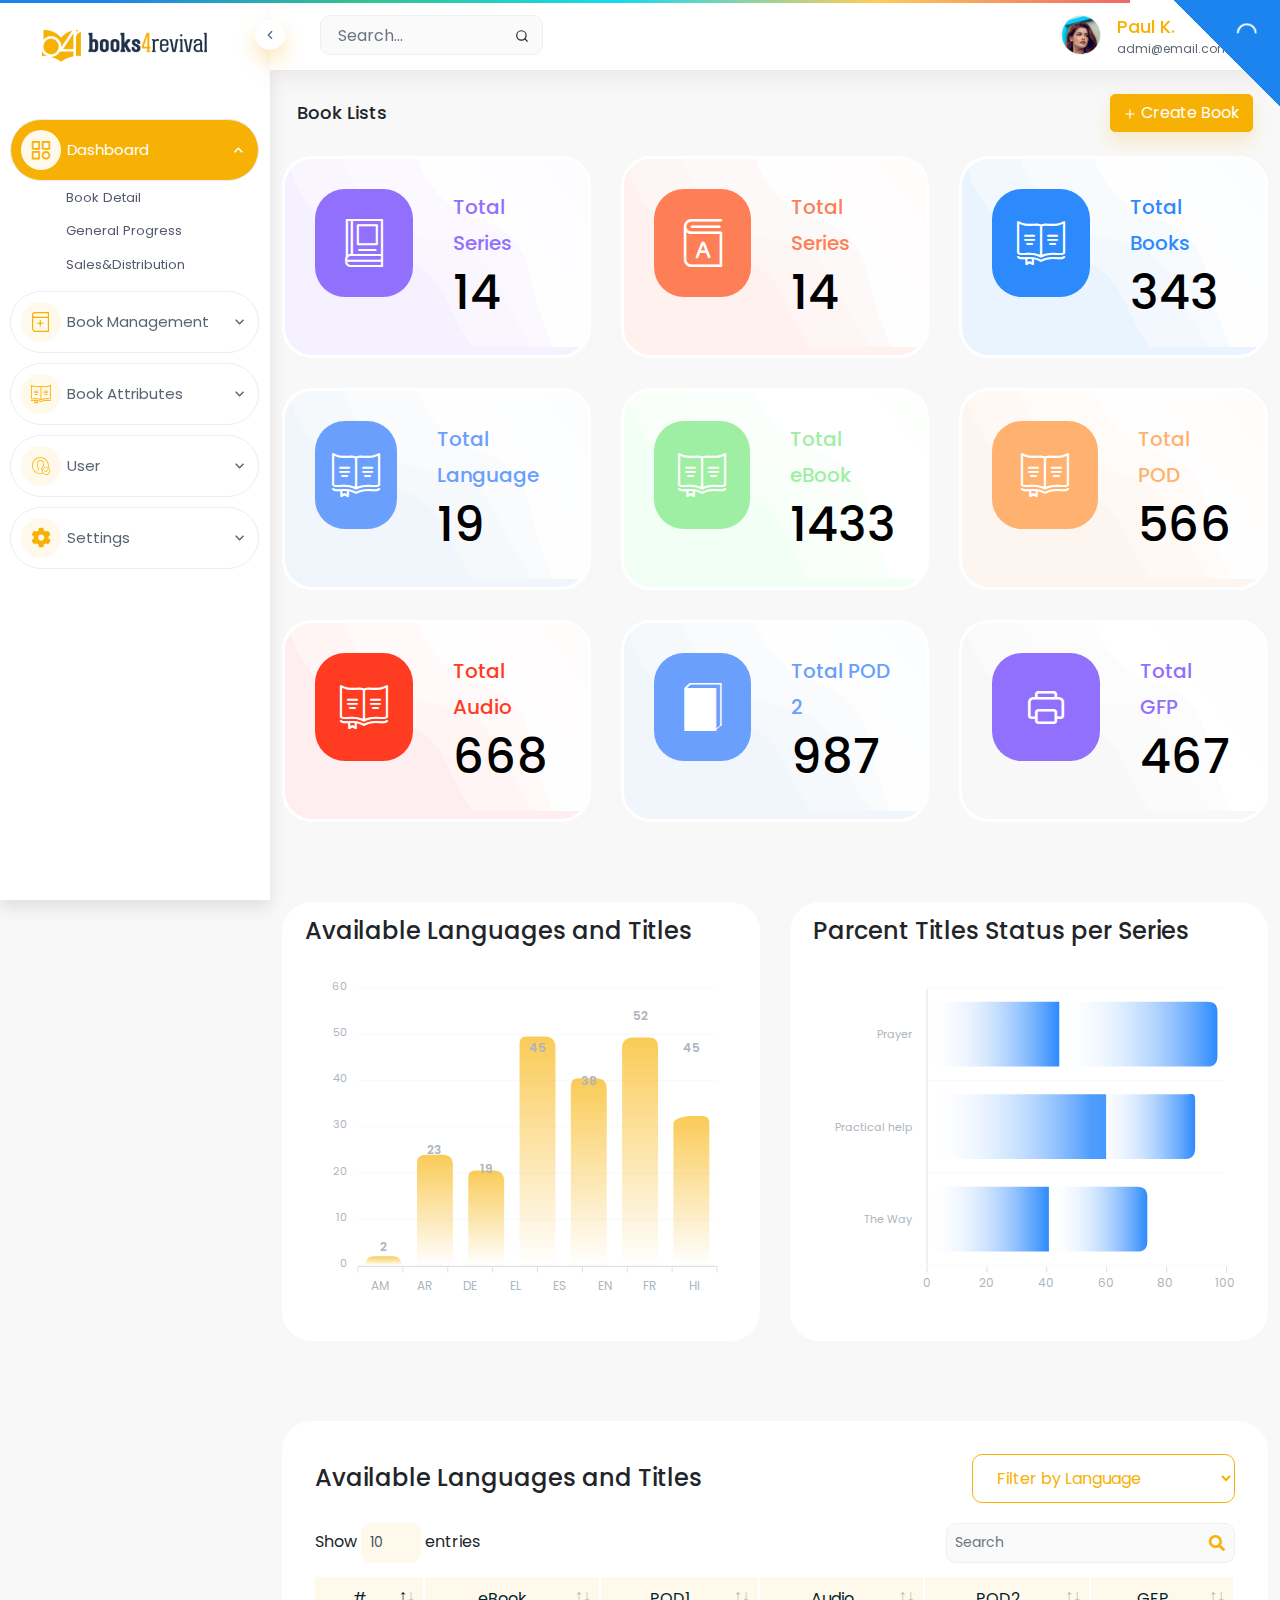
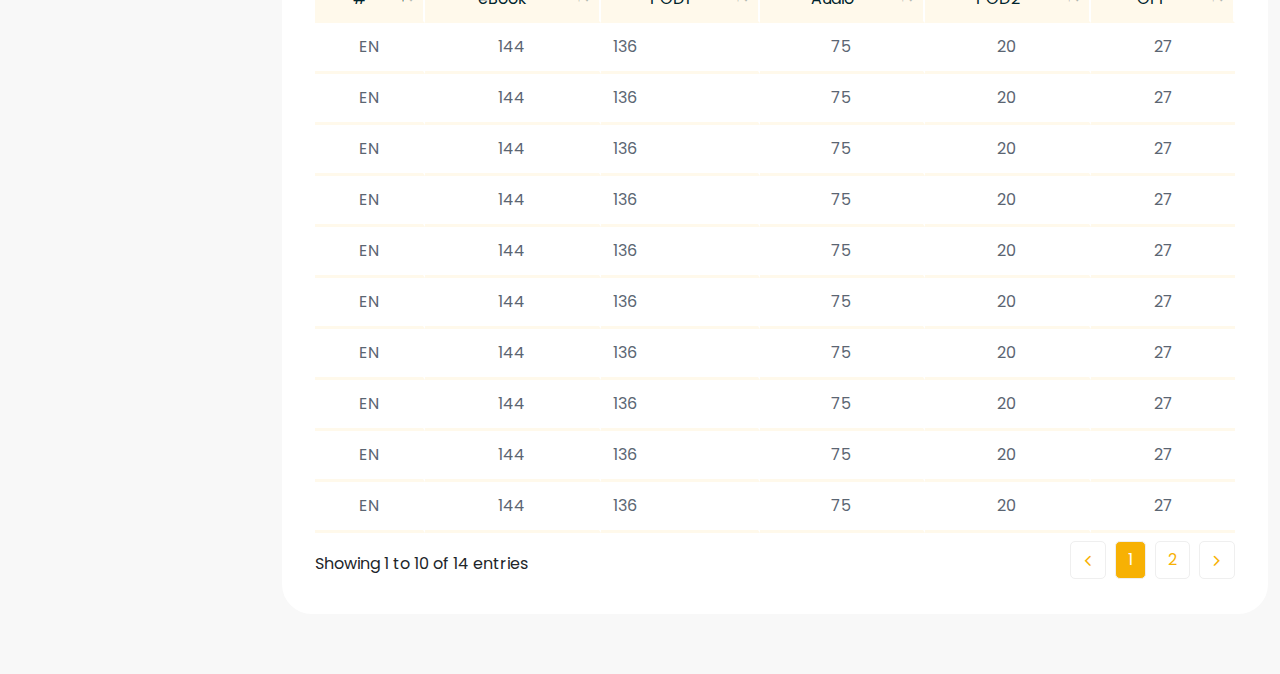
<file: index.html>
<!doctype html>
<html lang="en">

<head>

    <meta charset="utf-8" />
    <title>Books 4 revival</title>
    <meta name="viewport" content="width=device-width, initial-scale=1.0">
    <meta content="Premium Multipurpose Admin & Dashboard Template" name="description" />
    <meta content="themessani" name="author" />
    <!-- App favicon -->
    <link rel="shortcut icon" href="assets/images/favicon.ico">

    <!-- preloader css -->
    <link rel="stylesheet" href="assets/css/preloader.min.css" type="text/css" />
    <!-- DataTables -->
    <link href="assets/libs/datatables.net-bs4/css/dataTables.bootstrap4.min.css" rel="stylesheet" type="text/css" />
    <link href="assets/libs/datatables.net-buttons-bs4/css/buttons.bootstrap4.min.css" rel="stylesheet"
        type="text/css" />

    <!-- Bootstrap Css -->
    <link href="assets/css/bootstrap.min.css" rel="stylesheet" type="text/css" />
    <link href="assets/icomoon/icon-moons.css" rel="stylesheet" type="text/css" />
    <!-- Icons Css -->
    <link href="assets/css/icons.min.css" rel="stylesheet" type="text/css" />
    <!-- App Css-->
    <link href="assets/css/style.css" rel="stylesheet" type="text/css" />

</head>

<body>

    <!-- <body data-layout="horizontal"> -->

    <!-- Begin page -->
    <div id="layout-wrapper">
        <header id="page-topbar">
            <div class="navbar-header">
                <div class="d-flex cc-collapsed-menu">
                    <button type="button" class="btn btn-sm font-size-16 header-item" id="vertical-menu-btn">
                        <i data-feather="chevron-left"></i>
                    </button>

                    <!-- App Search-->
                    <form class="app-search d-none d-lg-block">
                        <div class="position-relative">
                            <input type="text" class="form-control" placeholder="Search...">
                            <button class="btn" type="button"><i data-feather="search"></i></button>
                        </div>
                    </form>
                </div>

                <div class="d-flex">
                    <div class="dropdown d-inline-block d-lg-none ms-2">
                        <button type="button" class="btn header-item" id="page-header-search-dropdown"
                            data-bs-toggle="dropdown" aria-haspopup="true" aria-expanded="false">
                            <i data-feather="search" class="icon-lg"></i>
                        </button>
                        <div class="dropdown-menu dropdown-menu-lg dropdown-menu-end p-0"
                            aria-labelledby="page-header-search-dropdown">

                            <form class="p-3">
                                <div class="form-group m-0">
                                    <div class="input-group">
                                        <input type="text" class="form-control" placeholder="Search ..."
                                            aria-label="Search Result">
                                        <button class="btn" type="submit"><i data-feathe="search"></i></button>
                                    </div>
                                </div>
                            </form>
                        </div>
                    </div>
                    <div class="dropdown d-inline-block">
                        <button class="header-item bg-transparent d-flex align-items-center dropdown-toggle"
                            type="button" id="dropdownMenuButton" data-toggle="dropdown" aria-haspopup="true"
                            aria-expanded="false">
                            <img class="rounded-circle header-profile-user" src="assets/images/user.png"
                                alt="Header Avatar">
                            <div class="text-left ml-3">
                                <span class="d-none d-xl-inline-block fw-medium font-size-18 text-black">Paul
                                    K.</span>
                                <p class="mb-0 font-size-12 text-gray">admi@email.com</p>
                            </div>
                            <i class="mdi mdi-chevron-down d-none font-size-20 d-xl-inline-block text-yellow"></i>
                        </button>
                        <div class="dropdown-menu dropdown-menu-end" aria-labelledby="dropdownMenuButton">
                            <!-- item-->
                            <a class="dropdown-item" href="apps-contacts-profile.html"><i
                                    class="mdi mdi-face-profile font-size-16 align-middle me-1"></i> Profile</a>
                            <a class="dropdown-item" href="auth-lock-screen.html"><i
                                    class="mdi mdi-lock font-size-16 align-middle me-1"></i> Lock screen</a>
                            <div class="dropdown-divider"></div>
                            <a class="dropdown-item" href="auth-logout.html"><i
                                    class="mdi mdi-logout font-size-16 align-middle me-1"></i> Logout</a>
                        </div>
                    </div>
                </div>
            </div>
        </header>

        <!-- ========== Left Sidebar Start ========== -->
        <div class="vertical-menu">
            <div data-simplebar class="h-100">
                <!--- Sidemenu -->
                <div id="sidebar-menu">
                    <!-- LOGO -->
                    <div class="navbar-brand-box">
                        <a href="index.html" class="logo logo-dark">
                            <span class="logo-sm">
                                <img src="assets/images/sort-logo.png" alt="">
                            </span>
                            <span class="logo-lg">
                                <img src="assets/images/logo.png" alt="">
                            </span>
                        </a>

                        <a href="index.html" class="logo logo-light">
                            <span class="logo-sm">
                                <img src="assets/images/sort-logo.png" alt="">
                            </span>
                            <span class="logo-lg">
                                <img src="assets/images/logo.png" alt="">
                            </span>
                        </a>
                    </div>
                    <!-- Left Menu Start -->
                    <ul class="metismenu list-unstyled" id="side-menu">
                        <li class="mm-active">
                            <a href="javascript: void(0);" class="has-arrow">
                                <i class="icon-dashboard"></i>
                                <span data-key="t-dashboard">Dashboard</span>
                            </a>
                            <ul class="sub-menu mm-collapse">
                                <li><a href="#">Book Detail</a></li>
                                <li><a href="#">General Progress</a></li>
                                <li><a href="#">Sales&Distribution</a></li>
                            </ul>
                        </li>

                        <li>
                            <a href="javascript: void(0);" class="has-arrow">
                                <i class="icon-book-plus"></i>
                                <span>Book Management</span>
                            </a>
                            <ul class="sub-menu" aria-expanded="false">
                                <li><a href="#">Book List</a></li>
                                <li><a href="#">Book Creation</a></li>
                            </ul>
                        </li>
                        <li>
                            <a href="javascript: void(0);" class="has-arrow">
                                <i class="icon-book-open"></i>
                                <span>Book Attributes</span>
                            </a>
                            <ul class="sub-menu" aria-expanded="false">
                                <li><a href="#">Book Format</a></li>
                                <li><a href="#">Book Series</a></li>
                                <li><a href="#">Book Status</a></li>
                                <li><a href="#">Book Tags</a></li>
                                <li><a href="#">Book Author</a></li>
                            </ul>
                        </li>
                        <li>
                            <a href="javascript: void(0);" class="has-arrow">
                                <i class="icon-user"></i>
                                <span>User</span>
                            </a>
                            <ul class="sub-menu" aria-expanded="false">
                                <li><a href="#">Production Report</a></li>
                                <li><a href="#">Distribution Report</a></li>
                            </ul>
                        </li>
                        <li>
                            <a href="javascript: void(0);" class="has-arrow">
                                <i class="fas fa-cog"></i>
                                <span>Settings</span>
                            </a>
                            <ul class="sub-menu" aria-expanded="true">
                                <li>
                                    <a href="javascript: void(0);" class="has-arrow">User</a>
                                    <ul class="sub-menu" aria-expanded="true">
                                        <li><a href="javascript: void(0);">User List</a></li>
                                        <li><a href="javascript: void(0);">User Role</a></li>
                                    </ul>
                                </li>
                                <li>
                                    <a href="javascript: void(0);" class="has-arrow">Setting</a>
                                    <ul class="sub-menu" aria-expanded="true">
                                        <li><a href="javascript: void(0);">System Setting</a></li>
                                        <li><a href="javascript: void(0);">Email Setting</a></li>
                                    </ul>
                                </li>
                            </ul>
                        </li>
                    </ul>

                </div>
                <!-- Sidebar -->
            </div>
        </div>
        <!-- Left Sidebar End -->



        <!-- ============================================================== -->
        <!-- Start right Content here -->
        <!-- ============================================================== -->
        <div class="main-content">
            <div class="page-content">
                <div class="container-fluid">
                    <!-- start page title -->
                    <div class="row">
                        <div class="col-12">
                            <div class="page-title-box d-sm-flex align-items-center justify-content-between">
                                <h4 class="mb-sm-0 font-size-18">Book Lists</h4>
                                <div class="page-title-right">
                                    <button class="btn btn-primary"><i data-feather="plus"></i> Create Book</button>
                                </div>
                            </div>
                        </div>
                    </div>
                    <!-- end page title -->
                </div>
                <!-- container-fluid -->

                <div class="ic-dashboard-card">
                    <div class="ic-dashboard-card-items box purple">
                        <img src="assets/images/purple/purple-1.png" class="first-img" alt="">
                        <img src="assets/images/purple/purple-2.png" class="second-img" alt="">
                        <img src="assets/images/purple/purlple-3.png" class="third-img" alt="">
                        <div class="icon">
                            <i class="icon-books"></i>
                        </div>
                        <div class="ic-card-content">
                            <p>Total Series</p>
                            <h3>14</h3>
                        </div>
                    </div>
                    <div class="ic-dashboard-card-items box orange">
                        <img src="assets/images/purple/purple-1.png" class="first-img" alt="">
                        <img src="assets/images/purple/purple-2.png" class="second-img" alt="">
                        <img src="assets/images/purple/purlple-3.png" class="third-img" alt="">
                        <div class="icon">
                            <i class="icon-a-books"></i>
                        </div>
                        <div class="ic-card-content">
                            <p>Total Series</p>
                            <h3>14</h3>
                        </div>
                    </div>
                    <div class="ic-dashboard-card-items box blue">
                        <img src="assets/images/purple/purple-1.png" class="first-img" alt="">
                        <img src="assets/images/purple/purple-2.png" class="second-img" alt="">
                        <img src="assets/images/purple/purlple-3.png" class="third-img" alt="">
                        <div class="icon">
                            <i class="icon-book-open"></i>
                        </div>
                        <div class="ic-card-content">
                            <p>Total Books</p>
                            <h3>343</h3>
                        </div>
                    </div>
                    <div class="ic-dashboard-card-items box sky-blue">
                        <img src="assets/images/purple/purple-1.png" class="first-img" alt="">
                        <img src="assets/images/purple/purple-2.png" class="second-img" alt="">
                        <img src="assets/images/purple/purlple-3.png" class="third-img" alt="">
                        <div class="icon">
                            <i class="icon-book-open"></i>
                        </div>
                        <div class="ic-card-content">
                            <p>Total Language</p>
                            <h3>19</h3>
                        </div>
                    </div>
                    <div class="ic-dashboard-card-items box tia">
                        <img src="assets/images/purple/purple-1.png" class="first-img" alt="">
                        <img src="assets/images/purple/purple-2.png" class="second-img" alt="">
                        <img src="assets/images/purple/purlple-3.png" class="third-img" alt="">
                        <div class="icon">
                            <i class="icon-book-open"></i>
                        </div>
                        <div class="ic-card-content">
                            <p>Total eBook</p>
                            <h3>1433</h3>
                        </div>
                    </div>
                    <div class="ic-dashboard-card-items box brown">
                        <img src="assets/images/purple/purple-1.png" class="first-img" alt="">
                        <img src="assets/images/purple/purple-2.png" class="second-img" alt="">
                        <img src="assets/images/purple/purlple-3.png" class="third-img" alt="">
                        <div class="icon">
                            <i class="icon-book-open"></i>
                        </div>
                        <div class="ic-card-content">
                            <p>Total POD</p>
                            <h3>566</h3>
                        </div>
                    </div>
                    <div class="ic-dashboard-card-items box red">
                        <img src="assets/images/purple/purple-1.png" class="first-img" alt="">
                        <img src="assets/images/purple/purple-2.png" class="second-img" alt="">
                        <img src="assets/images/purple/purlple-3.png" class="third-img" alt="">
                        <div class="icon">
                            <i class="icon-book-open"></i>
                        </div>
                        <div class="ic-card-content">
                            <p>Total Audio</p>
                            <h3>668</h3>
                        </div>
                    </div>
                    <div class="ic-dashboard-card-items box sky-blue">
                        <img src="assets/images/purple/purple-1.png" class="first-img" alt="">
                        <img src="assets/images/purple/purple-2.png" class="second-img" alt="">
                        <img src="assets/images/purple/purlple-3.png" class="third-img" alt="">
                        <div class="icon">
                            <i class="icon-book2"></i>
                        </div>
                        <div class="ic-card-content">
                            <p>Total POD 2</p>
                            <h3>987</h3>
                        </div>
                    </div>
                    <div class="ic-dashboard-card-items box">
                        <img src="assets/images/purple/purple-1.png" class="first-img" alt="">
                        <img src="assets/images/purple/purple-2.png" class="second-img" alt="">
                        <img src="assets/images/purple/purlple-3.png" class="third-img" alt="">
                        <div class="icon">
                            <i class="icon-print"></i>
                        </div>
                        <div class="ic-card-content">
                            <p>Total GFP</p>
                            <h3>467</h3>
                        </div>
                    </div>
                </div>

                <section class="cc-mt-80">
                    <div class="row">
                        <div class="col-lg-6">
                            <div class="card">
                                <div class="card-header">
                                    <h4>Available Languages and Titles</h4>
                                </div>
                                <div class="card-body pt-0 ps-0 pe-0">
                                    <div id="column_chart_datalabel" class="apex-charts" dir="ltr"></div>
                                </div>
                            </div>
                        </div>
                        <div class="col-lg-6">
                            <div class="card">
                                <div class="card-header">
                                    <h4>Parcent Titles Status per Series</h4>
                                </div>
                                <div class="card-body pt-0 ps-0 pe-0">
                                    <div id="bar_chart_datalabel" class="apex-charts" dir="ltr"></div>
                                </div>
                            </div>
                        </div>
                    </div>
                </section>

                <section class="cc-mt-80">
                    <div class="row">
                        <div class="col-lg-12">
                            <div class="card">
                                <div class="card-body">
                                    <div
                                        class="cc-table-button-heads align-items-center d-flex justify-content-between ic-pb-20">
                                        <h4>Available Languages and Titles</h4>

                                        <select name="" id="" class="ic-seclect">
                                            <option value="0">Filter by Language</option>
                                            <option value="1">Filter by Language</option>
                                            <option value="2">Filter by Language</option>
                                        </select>
                                    </div>
                                    <table cellpadding="2" class="cc-datatable table nowrap w-100">
                                        <thead>
                                            <tr>
                                                <th class="text-center">#</th>
                                                <th class="text-center">eBook</th>
                                                <th class="text-center">POD1</th>
                                                <th class="text-center">Audio</th>
                                                <th class="text-center">POD2</th>
                                                <th class="text-center">GFP</th>
                                            </tr>
                                        </thead>

                                        <tbody>
                                            <tr>
                                                <td class="text-center">EN</td>
                                                <td class="text-center">144</td>
                                                <td>136</td>
                                                <td class="text-center">75</td>
                                                <td class="text-center">20</td>
                                                <td class="text-center">27</td>
                                            </tr>
                                            <tr>
                                                <td class="text-center">EN</td>
                                                <td class="text-center">144</td>
                                                <td>136</td>
                                                <td class="text-center">75</td>
                                                <td class="text-center">20</td>
                                                <td class="text-center">27</td>
                                            </tr>
                                            <tr>
                                                <td class="text-center">EN</td>
                                                <td class="text-center">144</td>
                                                <td>136</td>
                                                <td class="text-center">75</td>
                                                <td class="text-center">20</td>
                                                <td class="text-center">27</td>
                                            </tr>
                                            <tr>
                                                <td class="text-center">EN</td>
                                                <td class="text-center">144</td>
                                                <td>136</td>
                                                <td class="text-center">75</td>
                                                <td class="text-center">20</td>
                                                <td class="text-center">27</td>
                                            </tr>
                                            <tr>
                                                <td class="text-center">EN</td>
                                                <td class="text-center">144</td>
                                                <td>136</td>
                                                <td class="text-center">75</td>
                                                <td class="text-center">20</td>
                                                <td class="text-center">27</td>
                                            </tr>
                                            <tr>
                                                <td class="text-center">EN</td>
                                                <td class="text-center">144</td>
                                                <td>136</td>
                                                <td class="text-center">75</td>
                                                <td class="text-center">20</td>
                                                <td class="text-center">27</td>
                                            </tr>
                                            <tr>
                                                <td class="text-center">EN</td>
                                                <td class="text-center">144</td>
                                                <td>136</td>
                                                <td class="text-center">75</td>
                                                <td class="text-center">20</td>
                                                <td class="text-center">27</td>
                                            </tr>
                                            <tr>
                                                <td class="text-center">EN</td>
                                                <td class="text-center">144</td>
                                                <td>136</td>
                                                <td class="text-center">75</td>
                                                <td class="text-center">20</td>
                                                <td class="text-center">27</td>
                                            </tr>
                                            <tr>
                                                <td class="text-center">EN</td>
                                                <td class="text-center">144</td>
                                                <td>136</td>
                                                <td class="text-center">75</td>
                                                <td class="text-center">20</td>
                                                <td class="text-center">27</td>
                                            </tr>
                                            <tr>
                                                <td class="text-center">EN</td>
                                                <td class="text-center">144</td>
                                                <td>136</td>
                                                <td class="text-center">75</td>
                                                <td class="text-center">20</td>
                                                <td class="text-center">27</td>
                                            </tr>
                                            <tr>
                                                <td class="text-center">EN</td>
                                                <td class="text-center">144</td>
                                                <td>136</td>
                                                <td class="text-center">75</td>
                                                <td class="text-center">20</td>
                                                <td class="text-center">27</td>
                                            </tr>
                                            <tr>
                                                <td class="text-center">EN</td>
                                                <td class="text-center">144</td>
                                                <td>136</td>
                                                <td class="text-center">75</td>
                                                <td class="text-center">20</td>
                                                <td class="text-center">27</td>
                                            </tr>
                                            <tr>
                                                <td class="text-center">EN</td>
                                                <td class="text-center">144</td>
                                                <td>136</td>
                                                <td class="text-center">75</td>
                                                <td class="text-center">20</td>
                                                <td class="text-center">27</td>
                                            </tr>
                                            <tr>
                                                <td class="text-center">EN</td>
                                                <td class="text-center">144</td>
                                                <td>136</td>
                                                <td class="text-center">75</td>
                                                <td class="text-center">20</td>
                                                <td class="text-center">27</td>
                                            </tr>
                                        </tbody>
                                    </table>
                                </div>
                            </div>
                        </div>
                    </div>
                </section>
            </div>
            <!-- End Page-content -->

            <!-- <footer class="footer">
                <div class="container-fluid">
                    <div class="row">
                        <div class="col-sm-6">
                            <script>document.write(new Date().getFullYear())</script> © themessani.
                        </div>
                        <div class="col-sm-6">
                            <div class="text-sm-end d-none d-sm-block">
                                Design & Develop by <a href="#!" class="text-decoration-underline">themessani</a>
                            </div>
                        </div>
                    </div>
                </div>
            </footer> -->
        </div>
        <!-- end main content-->

    </div>
    <!-- END layout-wrapper -->

    <!-- JAVASCRIPT -->
    <script src="assets/libs/jquery/jquery.min.js"></script>
    <script src="https://cdnjs.cloudflare.com/ajax/libs/popper.js/1.14.3/umd/popper.min.js"></script>
    <script src="https://stackpath.bootstrapcdn.com/bootstrap/4.1.3/js/bootstrap.min.js"></script>
    <script src="assets/libs/metismenu/metisMenu.min.js"></script>
    <script src="assets/libs/simplebar/simplebar.min.js"></script>
    <script src="assets/libs/node-waves/waves.min.js"></script>
    <script src="assets/libs/feather-icons/feather.min.js"></script>
    <!-- pace js -->
    <script src="assets/libs/pace-js/pace.min.js"></script>

    <!-- Required datatable js -->
    <script src="assets/libs/datatables.net/js/jquery.dataTables.min.js"></script>
    <script src="assets/libs/datatables.net-bs4/js/dataTables.bootstrap4.min.js"></script>
    <!-- Buttons examples -->
    <script src="https://cdn.datatables.net/buttons/2.2.2/js/dataTables.buttons.min.js"></script>

    <!-- Datatable init js -->
    <script src="assets/js/pages/datatables.init.js"></script>

    <!-- apexcharts -->
    <script src="assets/libs/apexcharts/apexcharts.min.js"></script>
    <script src="assets/libs/raphael.min.js"></script>
    <script src="assets/libs/morris.min.js"></script>
    <script src="assets/js/pages/morris.init.js"></script>
    <script src="assets/js/pages/apexcharts.init.js"></script>
    <!-- dashboard init -->
    <script src="assets/js/app.js"></script>

</body>

</html>
</file>
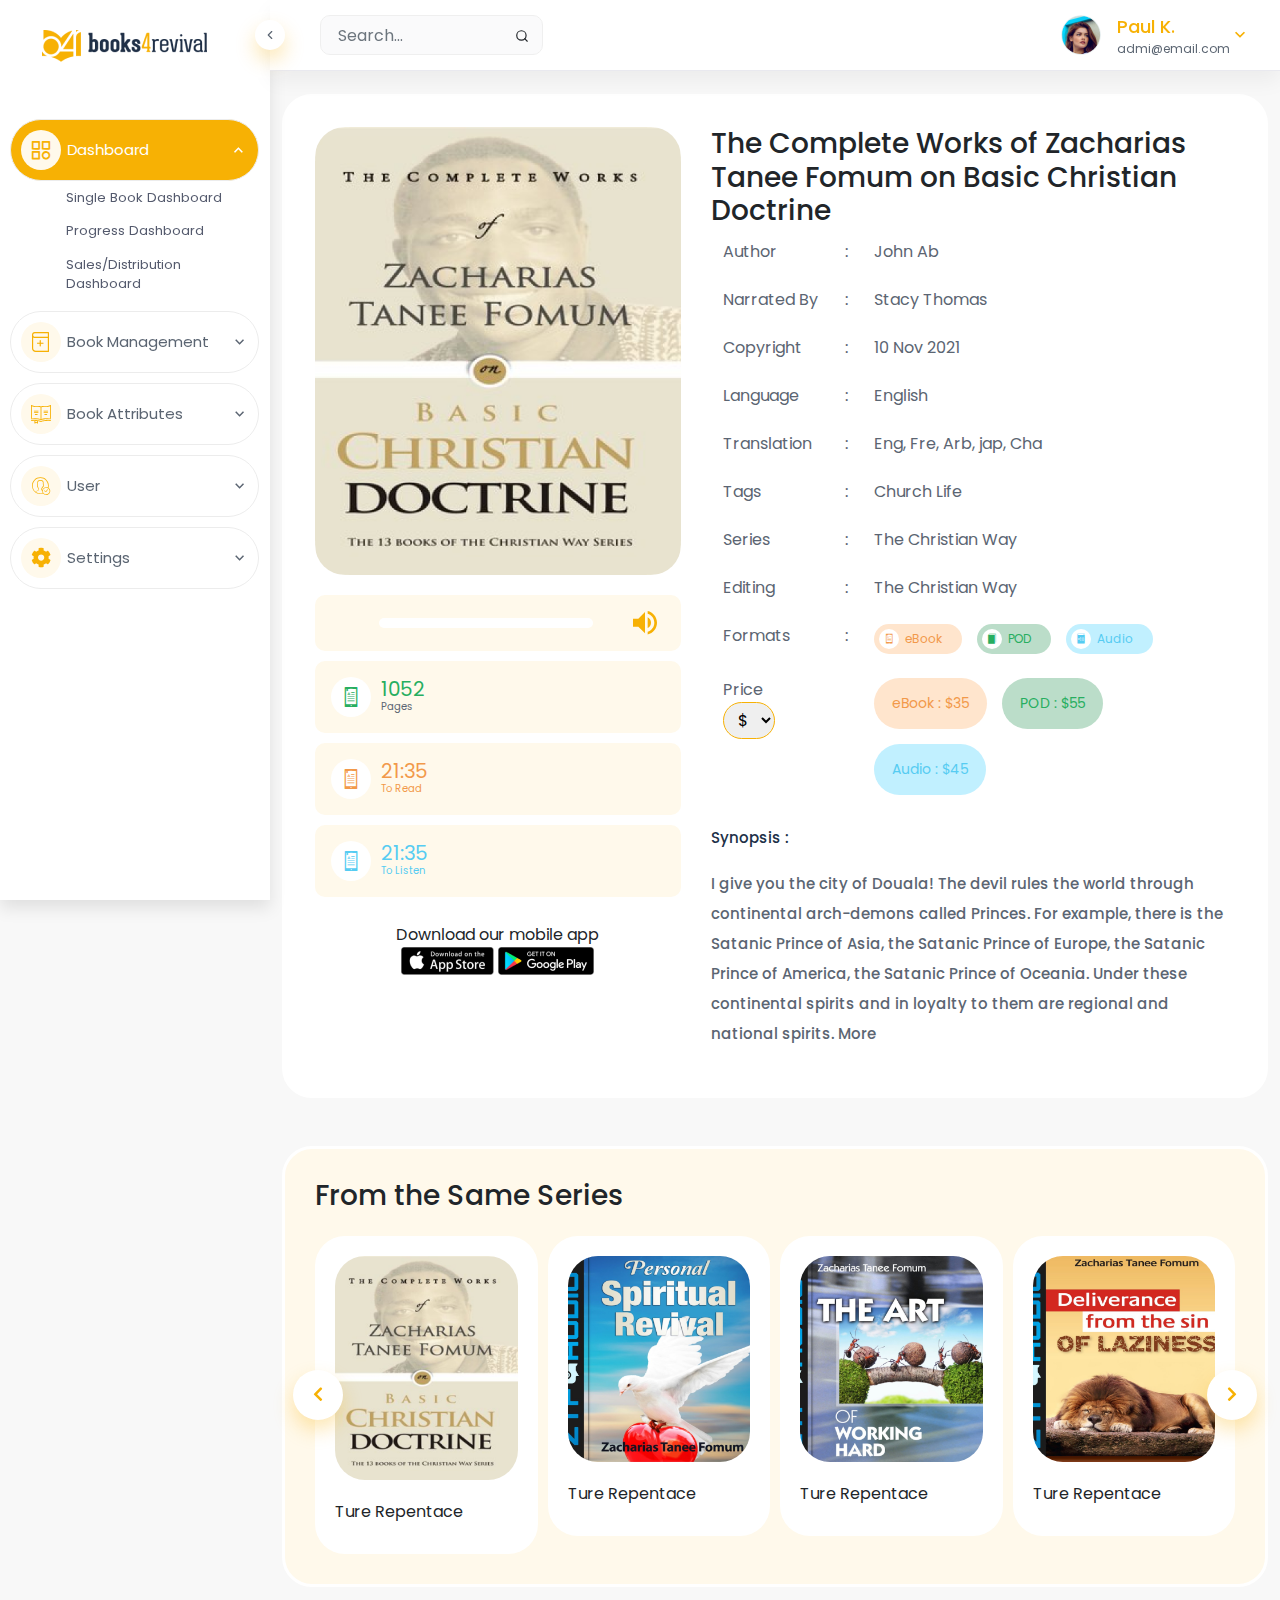
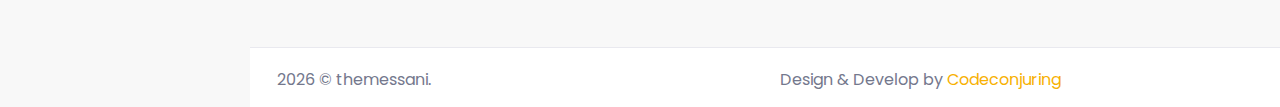
<file: book-details.html>
<!doctype html>
<html lang="en">

<head>

    <meta charset="utf-8" />
    <title>Books 4 revival</title>
    <meta name="viewport" content="width=device-width, initial-scale=1.0">
    <meta content="Premium Multipurpose Admin & Dashboard Template" name="description" />
    <meta content="themessani" name="author" />
    <!-- App favicon -->
    <link rel="shortcut icon" href="assets/images/favicon.ico">

    <!-- preloader css -->
    <link rel="stylesheet" href="assets/css/preloader.min.css" type="text/css" />
    <!-- DataTables -->
    <link href="assets/libs/datatables.net-bs4/css/dataTables.bootstrap4.min.css" rel="stylesheet" type="text/css" />
    <link href="assets/libs/datatables.net-buttons-bs4/css/buttons.bootstrap4.min.css" rel="stylesheet"
        type="text/css" />

    <!-- Bootstrap Css -->
    <link href="assets/css/bootstrap.min.css" rel="stylesheet" type="text/css" />
    <link href="assets/icomoon/icon-moons.css" rel="stylesheet" type="text/css" />
    <link href="assets/css/owl.carousel.min.css" rel="stylesheet" type="text/css" />
    <!-- Icons Css -->
    <link href="assets/css/icons.min.css" rel="stylesheet" type="text/css" />
    <!-- App Css-->
    <link href="assets/css/style.css" rel="stylesheet" type="text/css" />

</head>

<body>
    <!-- <body data-layout="horizontal"> -->

    <!-- Begin page -->
    <div id="layout-wrapper">
        <header id="page-topbar">
            <div class="navbar-header">
                <div class="d-flex cc-collapsed-menu">
                    <button type="button" class="btn btn-sm font-size-16 header-item" id="vertical-menu-btn">
                        <i data-feather="chevron-left"></i>
                    </button>

                    <!-- App Search-->
                    <form class="app-search d-none d-lg-block">
                        <div class="position-relative">
                            <input type="text" class="form-control" placeholder="Search...">
                            <button class="btn" type="button"><i data-feather="search"></i></button>
                        </div>
                    </form>
                </div>

                <div class="d-flex">
                    <div class="dropdown d-inline-block d-lg-none ms-2">
                        <button type="button" class="btn header-item" id="page-header-search-dropdown"
                            data-bs-toggle="dropdown" aria-haspopup="true" aria-expanded="false">
                            <i data-feather="search" class="icon-lg"></i>
                        </button>
                        <div class="dropdown-menu dropdown-menu-lg dropdown-menu-end p-0"
                            aria-labelledby="page-header-search-dropdown">

                            <form class="p-3">
                                <div class="form-group m-0">
                                    <div class="input-group">
                                        <input type="text" class="form-control" placeholder="Search ..."
                                            aria-label="Search Result">
                                        <button class="btn" type="submit"><i data-feathe="search"></i></button>
                                    </div>
                                </div>
                            </form>
                        </div>
                    </div>
                    <div class="dropdown d-inline-block">
                        <button class="header-item bg-transparent d-flex align-items-center dropdown-toggle"
                            type="button" id="dropdownMenuButton" data-toggle="dropdown" aria-haspopup="true"
                            aria-expanded="false">
                            <img class="rounded-circle header-profile-user" src="assets/images/user.png"
                                alt="Header Avatar">
                            <div class="text-left ml-3">
                                <span class="d-none d-xl-inline-block fw-medium font-size-18 text-black">Paul
                                    K.</span>
                                <p class="mb-0 font-size-12 text-gray">admi@email.com</p>
                            </div>
                            <i class="mdi mdi-chevron-down d-none font-size-20 d-xl-inline-block text-yellow"></i>
                        </button>
                        <div class="dropdown-menu dropdown-menu-end" aria-labelledby="dropdownMenuButton">
                            <!-- item-->
                            <a class="dropdown-item" href="apps-contacts-profile.html"><i
                                    class="mdi mdi-face-profile font-size-16 align-middle me-1"></i> Profile</a>
                            <a class="dropdown-item" href="auth-lock-screen.html"><i
                                    class="mdi mdi-lock font-size-16 align-middle me-1"></i> Lock screen</a>
                            <div class="dropdown-divider"></div>
                            <a class="dropdown-item" href="auth-logout.html"><i
                                    class="mdi mdi-logout font-size-16 align-middle me-1"></i> Logout</a>
                        </div>
                    </div>
                </div>
            </div>
        </header>

        <!-- ========== Left Sidebar Start ========== -->
        <div class="vertical-menu">
            <div data-simplebar class="h-100">
                <!--- Sidemenu -->
                <div id="sidebar-menu">
                    <!-- LOGO -->
                    <div class="navbar-brand-box">
                        <a href="index.html" class="logo logo-dark">
                            <span class="logo-sm">
                                <img src="assets/images/sort-logo.png" alt="">
                            </span>
                            <span class="logo-lg">
                                <img src="assets/images/logo.png" alt="">
                            </span>
                        </a>

                        <a href="index.html" class="logo logo-light">
                            <span class="logo-sm">
                                <img src="assets/images/sort-logo.png" alt="">
                            </span>
                            <span class="logo-lg">
                                <img src="assets/images/logo.png" alt="">
                            </span>
                        </a>
                    </div>
                    <!-- Left Menu Start -->
                    <ul class="metismenu list-unstyled" id="side-menu">
                        <li class="mm-active">
                            <a href="javascript: void(0);" class="has-arrow" aria-expanded="true">
                                <i class="icon-dashboard"></i>
                                <span data-key="t-dashboard">Dashboard</span>
                            </a>
                            <ul class="sub-menu mm-collapse mm-show" aria-expanded="false">
                                <li><a href="#">Single Book Dashboard</a></li>
                                <li><a href="#">Progress Dashboard</a></li>
                                <li><a href="#">Sales/Distribution
                                        Dashboard</a></li>
                            </ul>
                        </li>

                        <li>
                            <a href="javascript: void(0);" class="has-arrow">
                                <i class="icon-book-plus"></i>
                                <span>Book Management</span>
                            </a>
                            <ul class="sub-menu" aria-expanded="false">
                                <li><a href="#">Book List</a></li>
                                <li><a href="#">Book Creation</a></li>
                            </ul>
                        </li>
                        <li>
                            <a href="javascript: void(0);" class="has-arrow">
                                <i class="icon-book-open"></i>
                                <span>Book Attributes</span>
                            </a>
                            <ul class="sub-menu" aria-expanded="false">
                                <li><a href="#">Book Format</a></li>
                                <li><a href="#">Book Series</a></li>
                                <li><a href="#">Book Status</a></li>
                                <li><a href="#">Book Tags</a></li>
                                <li><a href="#">Book Author</a></li>
                            </ul>
                        </li>
                        <li>
                            <a href="javascript: void(0);" class="has-arrow">
                                <i class="icon-user"></i>
                                <span>User</span>
                            </a>
                            <ul class="sub-menu" aria-expanded="false">
                                <li><a href="#">Production Report</a></li>
                                <li><a href="#">Distribution Report</a></li>
                            </ul>
                        </li>
                        <li>
                            <a href="javascript: void(0);" class="has-arrow">
                                <i class="fas fa-cog"></i>
                                <span>Settings</span>
                            </a>
                            <ul class="sub-menu" aria-expanded="true">
                                <li>
                                    <a href="javascript: void(0);" class="has-arrow">User</a>
                                    <ul class="sub-menu" aria-expanded="true">
                                        <li><a href="javascript: void(0);">User List</a></li>
                                        <li><a href="javascript: void(0);">User Role</a></li>
                                    </ul>
                                </li>
                                <li>
                                    <a href="javascript: void(0);" class="has-arrow">Setting</a>
                                    <ul class="sub-menu" aria-expanded="true">
                                        <li><a href="javascript: void(0);">System Setting</a></li>
                                        <li><a href="javascript: void(0);">Email Setting</a></li>
                                    </ul>
                                </li>
                            </ul>
                        </li>
                    </ul>

                </div>
                <!-- Sidebar -->
            </div>
        </div>
        <!-- Left Sidebar End -->



        <!-- ============================================================== -->
        <!-- Start right Content here -->
        <!-- ============================================================== -->
        <div class="main-content">
            <div class="page-content">
                <!-- container-fluid -->

                <div class="row">
                    <div class="col-xxl-12 col-12 m-auto">
                        <div class="card">
                            <div class="card-body">
                                <div class="row">
                                    <div class="col-lg-5 col-md-5">
                                        <div class="cc-book-details-img">
                                            <img src="assets/images/images1.png" class="img-fluid w-100" alt="images">
                                        </div>
                                        <div class="holder">
                                            <div class="audio green-audio-player">
                                                <div class="loading">
                                                    <div class="spinner"></div>
                                                </div>
                                                <div class="play-pause-btn">
                                                    <svg xmlns="http://www.w3.org/2000/svg" width="18" height="24"
                                                        viewBox="0 0 18 24">
                                                        <path fill="#566574" fill-rule="evenodd" d="M18 12L0 24V0"
                                                            class="play-pause-icon" id="playPause" />
                                                    </svg>
                                                </div>

                                                <div class="controls">
                                                    <!-- <span class="current-time">0:00</span> -->
                                                    <div class="slider" data-direction="horizontal">
                                                        <div class="progress">
                                                            <div class="pin" id="progress-pin" data-method="rewind">
                                                            </div>
                                                        </div>
                                                    </div>
                                                    <!-- <span class="total-time">0:00</span> -->
                                                </div>

                                                <div class="volume">
                                                    <div class="volume-btn">
                                                        <svg xmlns="http://www.w3.org/2000/svg" width="24" height="24"
                                                            viewBox="0 0 24 24">
                                                            <path fill="#566574" fill-rule="evenodd"
                                                                d="M14.667 0v2.747c3.853 1.146 6.666 4.72 6.666 8.946 0 4.227-2.813 7.787-6.666 8.934v2.76C20 22.173 24 17.4 24 11.693 24 5.987 20 1.213 14.667 0zM18 11.693c0-2.36-1.333-4.386-3.333-5.373v10.707c2-.947 3.333-2.987 3.333-5.334zm-18-4v8h5.333L12 22.36V1.027L5.333 7.693H0z"
                                                                id="speaker" />
                                                        </svg>
                                                    </div>
                                                    <div class="volume-controls hidden">
                                                        <div class="slider" data-direction="vertical">
                                                            <div class="progress">
                                                                <div class="pin" id="volume-pin"
                                                                    data-method="changeVolume"></div>
                                                            </div>
                                                        </div>
                                                    </div>
                                                </div>

                                                <audio crossorigin>
                                                    <source
                                                        src="https://s3-us-west-2.amazonaws.com/s.cdpn.io/355309/Swing_Jazz_Drum.mp3"
                                                        type="audio/mpeg">
                                                </audio>
                                            </div>
                                        </div>
                                        <!-- pages- -->
                                        <div class="cc-count-app">
                                            <div class="cc-count-items">
                                                <i class="icon-list"></i>
                                                <div>
                                                    <p class="cc-number mb-0">1052</p>
                                                    <p class="cc-name mb-0">Pages</p>
                                                </div>
                                            </div>
                                            <div class="cc-count-items orange">
                                                <i class="icon-list"></i>
                                                <div>
                                                    <p class="cc-number mb-0">21:35</p>
                                                    <p class="cc-name mb-0">To Read</p>
                                                </div>
                                            </div>
                                            <div class="cc-count-items sky">
                                                <i class="icon-list"></i>
                                                <div>
                                                    <p class="cc-number mb-0">21:35</p>
                                                    <p class="cc-name mb-0">To Listen</p>
                                                </div>
                                            </div>
                                        </div>
                                        <!-- pages- -->

                                        <!-- app button -->
                                        <div class="ic-app-store">
                                            <p class="mb-0">Download our mobile app</p>
                                            <div>
                                                <a href="#"><img src="assets/images/app.png" alt=""></a>
                                                <a href="#"><img src="assets/images/google.png" alt=""></a>
                                            </div>
                                        </div>
                                        <!-- app button -->
                                    </div>
                                    <div class="col-lg-7 col-md-7">
                                        <div class="cc-books-details-content">
                                            <h3>The Complete Works of Zacharias Tanee Fomum on Basic Christian Doctrine
                                            </h3>
                                            <table class="table table-borderless books-details-table">
                                                <tr>
                                                    <td><span>Author</span></td>
                                                    <td><span>:</span></td>
                                                    <td><span>John Ab</span></td>
                                                </tr>
                                                <tr>
                                                    <td><span>Narrated By</span></td>
                                                    <td><span>:</span></td>
                                                    <td><span>Stacy Thomas</span></td>
                                                </tr>
                                                <tr>
                                                    <td><span>Copyright</span></td>
                                                    <td><span>:</span></td>
                                                    <td><span>10 Nov 2021</span></td>
                                                </tr>
                                                <tr>
                                                    <td><span>Language</span></td>
                                                    <td><span>:</span></td>
                                                    <td><span>English</span></td>
                                                </tr>
                                                <tr>
                                                    <td><span>Translation</span></td>
                                                    <td><span>:</span></td>
                                                    <td><span>Eng, Fre, Arb, jap, Cha</span></td>
                                                </tr>
                                                <tr>
                                                    <td><span>Tags</span></td>
                                                    <td><span>:</span></td>
                                                    <td><span>Church Life</span></td>
                                                </tr>
                                                <tr>
                                                    <td><span>Series</span></td>
                                                    <td><span>:</span></td>
                                                    <td><span>The Christian Way</span></td>
                                                </tr>
                                                <tr>
                                                    <td><span>Editing</span></td>
                                                    <td><span>:</span></td>
                                                    <td><span>The Christian Way</span></td>
                                                </tr>
                                                <tr>
                                                    <td><span>Formats</span></td>
                                                    <td><span>:</span></td>
                                                    <td>
                                                        <div class="cc-formate">
                                                            <span class="ic-ebook cc-badege">
                                                                <i class="icon-list"></i> eBook</span>
                                                            <span class="ic-pod cc-badege"><i
                                                                    class="icon-book2"></i>POD</span>
                                                            <span class="cc-badege ic-adiuo"><i
                                                                    class="icon-sound"></i>Audio</span>
                                                        </div>
                                                    </td>
                                                </tr>
                                                <tr>
                                                    <td><span>Price <select class="ic-select-details" name="" id="">
                                                                <option value="0">$</option>
                                                            </select></span></td>
                                                    <td><span></span></td>
                                                    <td>
                                                        <div class="cc-formate">
                                                            <span class="ic-ebook cc-badege dollar">
                                                                eBook : $35</span>
                                                            <span class="ic-pod cc-badege dollar">POD : $55</span>
                                                            <span class="cc-badege ic-adiuo dollar">Audio : $45</span>
                                                        </div>
                                                    </td>
                                                </tr>
                                            </table>

                                            <div class="cc-books-details-content">
                                                <p class="synopsis">Synopsis :</p>
                                                <p class="cc-details-books">I give you the city of Douala!
                                                    The devil rules the world through continental arch-demons called
                                                    Princes. For example, there is the Satanic Prince of Asia, the
                                                    Satanic Prince of Europe, the Satanic Prince of America, the Satanic
                                                    Prince of Oceania. Under these continental spirits and in loyalty to
                                                    them are regional and national spirits. More</p>
                                            </div>
                                        </div>
                                    </div>
                                </div>
                            </div>
                        </div>
                        <div class="cc-books-slider-main-heads mt-5">
                            <h3 class="mb-4">From the Same Series</h3>
                            <div class="ic-books-slider owl-carousel owl-theme">
                                <div class="cc-slider-items">
                                    <img src="assets/images/images1.png" class="img-fluid" alt="">
                                    <div class="cc-books-name">
                                        <p class="mb-0">Ture Repentace</p>
                                    </div>
                                </div>
                                <div class="cc-slider-items">
                                    <img src="assets/images/images2.png" class="img-fluid" alt="">
                                    <div class="cc-books-name">
                                        <p class="mb-0">Ture Repentace</p>
                                    </div>
                                </div>
                                <div class="cc-slider-items">
                                    <img src="assets/images/images3.png" class="img-fluid" alt="">
                                    <div class="cc-books-name">
                                        <p class="mb-0">Ture Repentace</p>
                                    </div>
                                </div>
                                <div class="cc-slider-items">
                                    <img src="assets/images/images4.png" class="img-fluid" alt="">
                                    <div class="cc-books-name">
                                        <p class="mb-0">Ture Repentace</p>
                                    </div>
                                </div>
                                <div class="cc-slider-items">
                                    <img src="assets/images/images5.png" class="img-fluid" alt="">
                                    <div class="cc-books-name">
                                        <p class="mb-0">Ture Repentace</p>
                                    </div>
                                </div>
                            </div>
                        </div>
                    </div>
                </div>
            </div>
            <!-- End Page-content -->

            <footer class="footer">
                <div class="container-fluid">
                    <div class="row">
                        <div class="col-sm-6">
                            <script>document.write(new Date().getFullYear())</script> © themessani.
                        </div>
                        <div class="col-sm-6">
                            <div class="text-sm-end d-none d-sm-block">
                                Design & Develop by <a href="#!" class="text-decoration-underline">Codeconjuring</a>
                            </div>
                        </div>
                    </div>
                </div>
            </footer>
        </div>
        <!-- end main content-->

    </div>
    <!-- END layout-wrapper -->

    <!-- JAVASCRIPT -->
    <script src="assets/libs/jquery/jquery.min.js"></script>
    <script src="https://cdnjs.cloudflare.com/ajax/libs/popper.js/1.14.3/umd/popper.min.js"></script>
    <script src="https://stackpath.bootstrapcdn.com/bootstrap/4.1.3/js/bootstrap.min.js"></script>
    <script src="assets/libs/metismenu/metisMenu.min.js"></script>
    <script src="assets/libs/simplebar/simplebar.min.js"></script>
    <script src="assets/libs/node-waves/waves.min.js"></script>
    <script src="assets/libs/feather-icons/feather.min.js"></script>
    <!-- pace js -->
    <script src="assets/libs/pace-js/pace.min.js"></script>

    <!-- Required datatable js -->
    <script src="assets/libs/datatables.net/js/jquery.dataTables.min.js"></script>
    <script src="assets/libs/datatables.net-bs4/js/dataTables.bootstrap4.min.js"></script>
    <!-- Buttons examples -->
    <script src="assets/libs/datatables.net-buttons/js/dataTables.buttons.min.js"></script>
    <script src="assets/libs/datatables.net-buttons-bs4/js/buttons.bootstrap4.min.js"></script>
    <script src="assets/libs/jszip/jszip.min.js"></script>
    <script src="assets/libs/pdfmake/build/pdfmake.min.js"></script>
    <script src="assets/libs/pdfmake/build/vfs_fonts.js"></script>
    <script src="assets/libs/datatables.net-buttons/js/buttons.html5.min.js"></script>
    <script src="assets/libs/datatables.net-buttons/js/buttons.print.min.js"></script>
    <script src="assets/libs/datatables.net-buttons/js/buttons.colVis.min.js"></script>

    <!-- Responsive examples -->
    <script src="assets/libs/datatables.net-responsive/js/dataTables.responsive.min.js"></script>
    <script src="assets/libs/datatables.net-responsive-bs4/js/responsive.bootstrap4.min.js"></script>

    <!-- Datatable init js -->
    <script src="assets/js/pages/datatables.init.js"></script>

    <!-- Datatable init js -->
    <script src="assets/js/audio.js"></script>

    <script src="assets/js/owl.carousel.min.js"></script>

    <!-- apexcharts -->
    <script src="assets/libs/apexcharts/apexcharts.min.js"></script>
    <script src="assets/libs/raphael.min.js"></script>
    <script src="assets/libs/morris.min.js"></script>
    <script src="assets/js/pages/morris.init.js"></script>
    <script src="assets/js/pages/apexcharts.init.js"></script>
    <!-- dashboard init -->
    <script src="assets/js/app.js"></script>

</body>

</html>
</file>
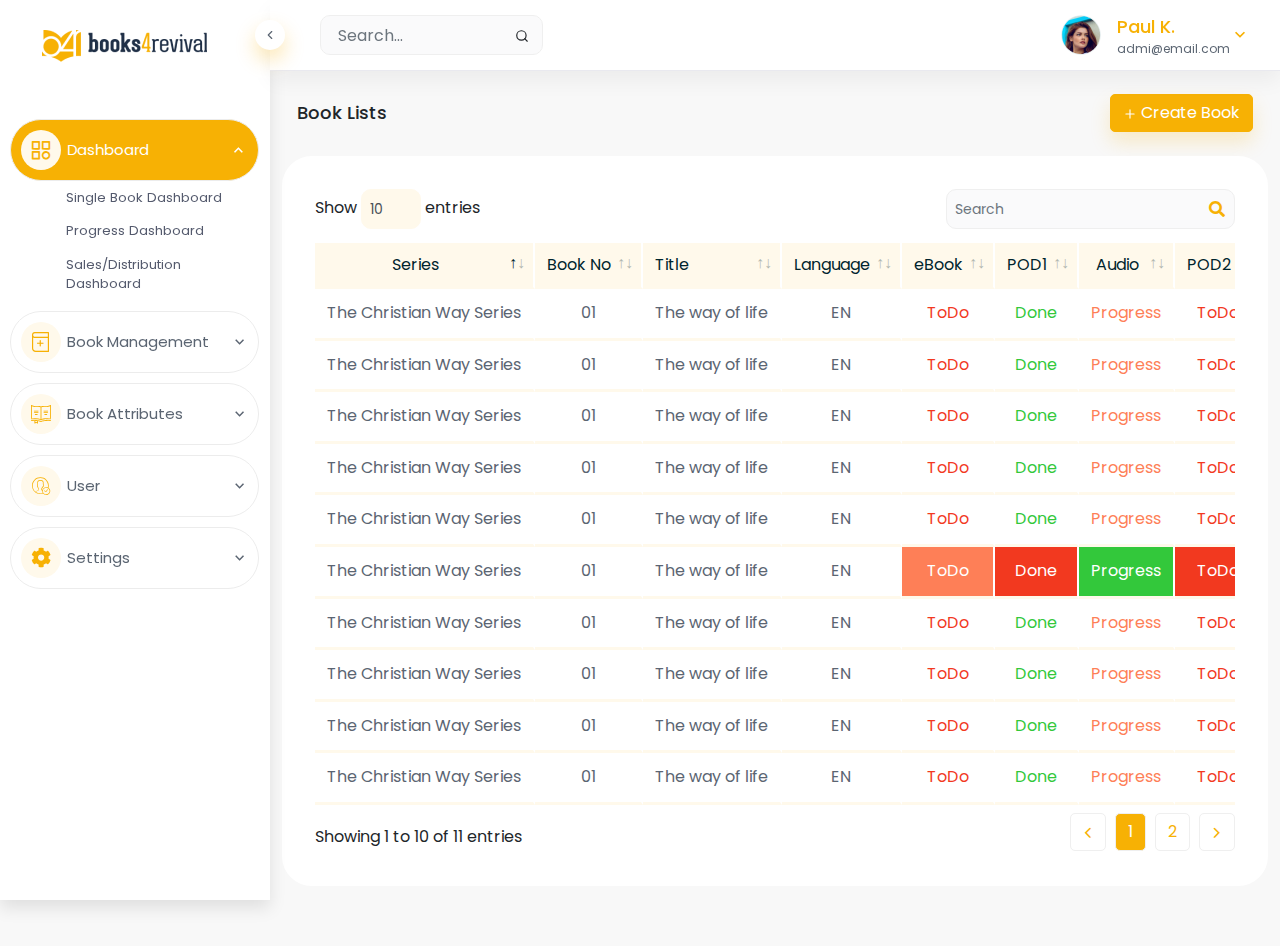
<file: book-list.html>
<!doctype html>
<html lang="en">

<head>

    <meta charset="utf-8" />
    <title>Books 4 revival</title>
    <meta name="viewport" content="width=device-width, initial-scale=1.0">
    <meta content="Premium Multipurpose Admin & Dashboard Template" name="description" />
    <meta content="themessani" name="author" />
    <!-- App favicon -->
    <link rel="shortcut icon" href="assets/images/favicon.ico">

    <!-- preloader css -->
    <link rel="stylesheet" href="assets/css/preloader.min.css" type="text/css" />
    <!-- DataTables -->
    <link href="assets/libs/datatables.net-bs4/css/dataTables.bootstrap4.min.css" rel="stylesheet" type="text/css" />
    <link href="assets/libs/datatables.net-buttons-bs4/css/buttons.bootstrap4.min.css" rel="stylesheet"
        type="text/css" />

    <!-- Bootstrap Css -->
    <link href="assets/css/bootstrap.min.css" rel="stylesheet" type="text/css" />
    <link href="assets/icomoon/icon-moons.css" rel="stylesheet" type="text/css" />
    <!-- Icons Css -->
    <link href="assets/css/icons.min.css" rel="stylesheet" type="text/css" />
    <!-- App Css-->
    <link href="assets/css/style.css" rel="stylesheet" type="text/css" />

</head>

<body>

    <!-- <body data-layout="horizontal"> -->

    <!-- Begin page -->
    <div id="layout-wrapper">
        <header id="page-topbar">
            <div class="navbar-header">
                <div class="d-flex cc-collapsed-menu">
                    <button type="button" class="btn btn-sm font-size-16 header-item" id="vertical-menu-btn">
                        <i data-feather="chevron-left"></i>
                    </button>

                    <!-- App Search-->
                    <form class="app-search d-none d-lg-block">
                        <div class="position-relative">
                            <input type="text" class="form-control" placeholder="Search...">
                            <button class="btn" type="button"><i data-feather="search"></i></button>
                        </div>
                    </form>
                </div>

                <div class="d-flex">
                    <div class="dropdown d-inline-block d-lg-none ms-2">
                        <button type="button" class="btn header-item" id="page-header-search-dropdown"
                            data-bs-toggle="dropdown" aria-haspopup="true" aria-expanded="false">
                            <i data-feather="search" class="icon-lg"></i>
                        </button>
                        <div class="dropdown-menu dropdown-menu-lg dropdown-menu-end p-0"
                            aria-labelledby="page-header-search-dropdown">

                            <form class="p-3">
                                <div class="form-group m-0">
                                    <div class="input-group">
                                        <input type="text" class="form-control" placeholder="Search ..."
                                            aria-label="Search Result">
                                        <button class="btn" type="submit"><i data-feathe="search"></i></button>
                                    </div>
                                </div>
                            </form>
                        </div>
                    </div>
                    <div class="dropdown d-inline-block">
                        <button class="header-item bg-transparent d-flex align-items-center dropdown-toggle"
                            type="button" id="dropdownMenuButton" data-toggle="dropdown" aria-haspopup="true"
                            aria-expanded="false">
                            <img class="rounded-circle header-profile-user" src="assets/images/user.png"
                                alt="Header Avatar">
                            <div class="text-left ml-3">
                                <span class="d-none d-xl-inline-block fw-medium font-size-18 text-black">Paul
                                    K.</span>
                                <p class="mb-0 font-size-12 text-gray">admi@email.com</p>
                            </div>
                            <i class="mdi mdi-chevron-down d-none font-size-20 d-xl-inline-block text-yellow"></i>
                        </button>
                        <div class="dropdown-menu dropdown-menu-end" aria-labelledby="dropdownMenuButton">
                            <!-- item-->
                            <a class="dropdown-item" href="apps-contacts-profile.html"><i
                                    class="mdi mdi-face-profile font-size-16 align-middle me-1"></i> Profile</a>
                            <a class="dropdown-item" href="auth-lock-screen.html"><i
                                    class="mdi mdi-lock font-size-16 align-middle me-1"></i> Lock screen</a>
                            <div class="dropdown-divider"></div>
                            <a class="dropdown-item" href="auth-logout.html"><i
                                    class="mdi mdi-logout font-size-16 align-middle me-1"></i> Logout</a>
                        </div>
                    </div>
                </div>
            </div>
        </header>

        <!-- ========== Left Sidebar Start ========== -->
        <div class="vertical-menu">
            <div data-simplebar class="h-100">
                <!--- Sidemenu -->
                <div id="sidebar-menu">
                    <!-- LOGO -->
                    <div class="navbar-brand-box">
                        <a href="index.html" class="logo logo-dark">
                            <span class="logo-sm">
                                <img src="assets/images/sort-logo.png" alt="">
                            </span>
                            <span class="logo-lg">
                                <img src="assets/images/logo.png" alt="">
                            </span>
                        </a>

                        <a href="index.html" class="logo logo-light">
                            <span class="logo-sm">
                                <img src="assets/images/sort-logo.png" alt="">
                            </span>
                            <span class="logo-lg">
                                <img src="assets/images/logo.png" alt="">
                            </span>
                        </a>
                    </div>
                    <!-- Left Menu Start -->
                    <ul class="metismenu list-unstyled" id="side-menu">
                        <li class="mm-active">
                            <a href="javascript: void(0);" class="has-arrow" aria-expanded="true">
                                <i class="icon-dashboard"></i>
                                <span data-key="t-dashboard">Dashboard</span>
                            </a>
                            <ul class="sub-menu mm-collapse mm-show" aria-expanded="false">
                                <li><a href="#">Single Book Dashboard</a></li>
                                <li><a href="#">Progress Dashboard</a></li>
                                <li><a href="#">Sales/Distribution
                                        Dashboard</a></li>
                            </ul>
                        </li>

                        <li>
                            <a href="javascript: void(0);" class="has-arrow">
                                <i class="icon-book-plus"></i>
                                <span>Book Management</span>
                            </a>
                            <ul class="sub-menu" aria-expanded="false">
                                <li><a href="#">Book List</a></li>
                                <li><a href="#">Book Creation</a></li>
                            </ul>
                        </li>
                        <li>
                            <a href="javascript: void(0);" class="has-arrow">
                                <i class="icon-book-open"></i>
                                <span>Book Attributes</span>
                            </a>
                            <ul class="sub-menu" aria-expanded="false">
                                <li><a href="#">Book Format</a></li>
                                <li><a href="#">Book Series</a></li>
                                <li><a href="#">Book Status</a></li>
                                <li><a href="#">Book Tags</a></li>
                                <li><a href="#">Book Author</a></li>
                            </ul>
                        </li>
                        <li>
                            <a href="javascript: void(0);" class="has-arrow">
                                <i class="icon-user"></i>
                                <span>User</span>
                            </a>
                            <ul class="sub-menu" aria-expanded="false">
                                <li><a href="#">Production Report</a></li>
                                <li><a href="#">Distribution Report</a></li>
                            </ul>
                        </li>
                        <li>
                            <a href="javascript: void(0);" class="has-arrow">
                                <i class="fas fa-cog"></i>
                                <span>Settings</span>
                            </a>
                            <ul class="sub-menu" aria-expanded="true">
                                <li>
                                    <a href="javascript: void(0);" class="has-arrow">User</a>
                                    <ul class="sub-menu" aria-expanded="true">
                                        <li><a href="javascript: void(0);">User List</a></li>
                                        <li><a href="javascript: void(0);">User Role</a></li>
                                    </ul>
                                </li>
                                <li>
                                    <a href="javascript: void(0);" class="has-arrow">Setting</a>
                                    <ul class="sub-menu" aria-expanded="true">
                                        <li><a href="javascript: void(0);">System Setting</a></li>
                                        <li><a href="javascript: void(0);">Email Setting</a></li>
                                    </ul>
                                </li>
                            </ul>
                        </li>
                    </ul>

                </div>
                <!-- Sidebar -->
            </div>
        </div>
        <!-- Left Sidebar End -->



        <!-- ============================================================== -->
        <!-- Start right Content here -->
        <!-- ============================================================== -->
        <div class="main-content">
            <div class="page-content">
                <div class="container-fluid">
                    <!-- start page title -->
                    <div class="row">
                        <div class="col-12">
                            <div class="page-title-box d-sm-flex align-items-center justify-content-between">
                                <h4 class="mb-sm-0 font-size-18">Book Lists</h4>
                                <div class="page-title-right">
                                    <button class="btn btn-primary"><i data-feather="plus"></i> Create Book</button>
                                </div>
                            </div>
                        </div>
                    </div>
                    <!-- end page title -->

                </div>
                <!-- container-fluid -->

                <div class="row">
                    <div class="col-lg-12">
                        <div class="card">
                            <div class="card-body">
                                <table cellpadding="2" class="cc-datatable table nowrap w-100">
                                    <thead>
                                        <tr>
                                            <th class="text-center">Series</th>
                                            <th class="text-center">Book
                                                No</th>
                                            <th>Title</th>
                                            <th class="text-center">Language</th>
                                            <th class="text-center">eBook</th>
                                            <th class="text-center">POD1</th>
                                            <th class="text-center">Audio</th>
                                            <th class="text-center">POD2</th>
                                            <th class="text-center">GFP</th>
                                            <th class="text-center">Action</th>
                                        </tr>
                                    </thead>

                                    <tbody>
                                        <tr>
                                            <td class="text-center">The Christian Way Series</td>
                                            <td class="text-center">01</td>
                                            <td>The way of life </td>
                                            <td class="text-center">EN</td>
                                            <td class="text-center"><span class="text-red">ToDo</span></td>
                                            <td class="text-center"><span class="text-green">Done</span></td>
                                            <td class="text-center"><span class="text-orange">Progress</span></td>
                                            <td class="text-center"><span class="text-red">ToDo</span></td>
                                            <td class="text-center"><span class="text-orange">Progress</span></td>
                                            <td class="text-center">
                                                <div class="dropdown">
                                                    <a class="btn cc-table-action p-0 dropdown-toggle" href="#"
                                                        id="dropdownMenuButton" data-toggle="dropdown"
                                                        aria-expanded="false">
                                                        <i class="fas fa-ellipsis-v"></i>
                                                    </a>

                                                    <ul class="dropdown-menu" aria-labelledby="dropdownMenuButton">
                                                        <li><a class="dropdown-item" href="#"><i class="mdi mdi-google-translate
                                                            "></i> Add Translation</a></li>
                                                        <li><a class="dropdown-item" href="#"><i class="fas fa-edit
                                                            "></i> Edit</a></li>
                                                        <li><a class="dropdown-item text-danger" href="#"><i
                                                                    class="fas fa-trash-alt text-danger"></i> Delete</a>
                                                        </li>
                                                    </ul>
                                                </div>
                                            </td>
                                        </tr>
                                        <tr>
                                            <td class="text-center">The Christian Way Series</td>
                                            <td class="text-center">01</td>
                                            <td>The way of life </td>
                                            <td class="text-center">EN</td>
                                            <td class="text-center"><span class="text-red">ToDo</span></td>
                                            <td class="text-center"><span class="text-green">Done</span></td>
                                            <td class="text-center"><span class="text-orange">Progress</span></td>
                                            <td class="text-center"><span class="text-red">ToDo</span></td>
                                            <td class="text-center"><span class="text-orange">Progress</span></td>
                                            <td class="text-center">
                                                <div class="dropdown">
                                                    <a class="btn cc-table-action p-0 dropdown-toggle" href="#"
                                                        id="dropdownMenuButton" data-toggle="dropdown"
                                                        aria-expanded="false">
                                                        <i class="fas fa-ellipsis-v"></i>
                                                    </a>

                                                    <ul class="dropdown-menu" aria-labelledby="dropdownMenuButton">
                                                        <li><a class="dropdown-item" href="#"><i class="mdi mdi-google-translate
                                                            "></i> Add Translation</a></li>
                                                        <li><a class="dropdown-item" href="#"><i class="fas fa-edit
                                                            "></i> Edit</a></li>
                                                        <li><a class="dropdown-item text-danger" href="#"><i
                                                                    class="fas fa-trash-alt text-danger"></i> Delete</a>
                                                        </li>
                                                    </ul>
                                                </div>
                                            </td>
                                        </tr>
                                        <tr>
                                            <td class="text-center">The Christian Way Series</td>
                                            <td class="text-center">01</td>
                                            <td>The way of life </td>
                                            <td class="text-center">EN</td>
                                            <td class="text-center"><span class="text-red">ToDo</span></td>
                                            <td class="text-center"><span class="text-green">Done</span></td>
                                            <td class="text-center"><span class="text-orange">Progress</span></td>
                                            <td class="text-center"><span class="text-red">ToDo</span></td>
                                            <td class="text-center"><span class="text-orange">Progress</span></td>
                                            <td class="text-center">
                                                <div class="dropdown">
                                                    <a class="btn cc-table-action p-0 dropdown-toggle" href="#"
                                                        id="dropdownMenuButton" data-toggle="dropdown"
                                                        aria-expanded="false">
                                                        <i class="fas fa-ellipsis-v"></i>
                                                    </a>

                                                    <ul class="dropdown-menu" aria-labelledby="dropdownMenuButton">
                                                        <li><a class="dropdown-item" href="#"><i class="mdi mdi-google-translate
                                                            "></i> Add Translation</a></li>
                                                        <li><a class="dropdown-item" href="#"><i class="fas fa-edit
                                                            "></i> Edit</a></li>
                                                        <li><a class="dropdown-item text-danger" href="#"><i
                                                                    class="fas fa-trash-alt text-danger"></i> Delete</a>
                                                        </li>
                                                    </ul>
                                                </div>
                                            </td>
                                        </tr>
                                        <tr>
                                            <td class="text-center">The Christian Way Series</td>
                                            <td class="text-center">01</td>
                                            <td>The way of life </td>
                                            <td class="text-center">EN</td>
                                            <td class="text-center"><span class="text-red">ToDo</span></td>
                                            <td class="text-center"><span class="text-green">Done</span></td>
                                            <td class="text-center"><span class="text-orange">Progress</span></td>
                                            <td class="text-center"><span class="text-red">ToDo</span></td>
                                            <td class="text-center"><span class="text-orange">Progress</span></td>
                                            <td class="text-center">
                                                <div class="dropdown">
                                                    <a class="btn cc-table-action p-0 dropdown-toggle" href="#"
                                                        id="dropdownMenuButton" data-toggle="dropdown"
                                                        aria-expanded="false">
                                                        <i class="fas fa-ellipsis-v"></i>
                                                    </a>

                                                    <ul class="dropdown-menu" aria-labelledby="dropdownMenuButton">
                                                        <li><a class="dropdown-item" href="#"><i class="mdi mdi-google-translate
                                                            "></i> Add Translation</a></li>
                                                        <li><a class="dropdown-item" href="#"><i class="fas fa-edit
                                                            "></i> Edit</a></li>
                                                        <li><a class="dropdown-item text-danger" href="#"><i
                                                                    class="fas fa-trash-alt text-danger"></i> Delete</a>
                                                        </li>
                                                    </ul>
                                                </div>
                                        </tr>
                                        <tr>
                                            <td class="text-center">The Christian Way Series</td>
                                            <td class="text-center">01</td>
                                            <td>The way of life </td>
                                            <td class="text-center">EN</td>
                                            <td class="text-center"><span class="text-red">ToDo</span></td>
                                            <td class="text-center"><span class="text-green">Done</span></td>
                                            <td class="text-center"><span class="text-orange">Progress</span></td>
                                            <td class="text-center"><span class="text-red">ToDo</span></td>
                                            <td class="text-center"><span class="text-orange">Progress</span></td>
                                            <td class="text-center">
                                                <div class="dropdown">
                                                    <a class="btn cc-table-action p-0 dropdown-toggle" href="#"
                                                        id="dropdownMenuButton" data-toggle="dropdown"
                                                        aria-expanded="false">
                                                        <i class="fas fa-ellipsis-v"></i>
                                                    </a>

                                                    <ul class="dropdown-menu" aria-labelledby="dropdownMenuButton">
                                                        <li><a class="dropdown-item" href="#"><i class="mdi mdi-google-translate
                                                            "></i> Add Translation</a></li>
                                                        <li><a class="dropdown-item" href="#"><i class="fas fa-edit
                                                            "></i> Edit</a></li>
                                                        <li><a class="dropdown-item text-danger" href="#"><i
                                                                    class="fas fa-trash-alt text-danger"></i> Delete</a>
                                                        </li>
                                                    </ul>
                                                </div>
                                        </tr>
                                        <tr>
                                            <td class="text-center">The Christian Way Series</td>
                                            <td class="text-center">01</td>
                                            <td>The way of life </td>
                                            <td class="text-center">EN</td>
                                            <td class="text-center bg-orange"><span class="text-red ">ToDo</span></td>
                                            <td class="text-center bg-red"><span class="text-green ">Done</span></td>
                                            <td class="text-center bg-green"><span class="text-orange">Progress</span>
                                            </td>
                                            <td class="text-center bg-red"><span class="text-red ">ToDo</span></td>
                                            <td class="text-center bg-orange"><span class="text-orange ">Progress</span>
                                            <td class="text-center">
                                                <div class="dropdown">
                                                    <a class="btn cc-table-action p-0 dropdown-toggle" href="#"
                                                        id="dropdownMenuButton" data-toggle="dropdown"
                                                        aria-expanded="false">
                                                        <i class="fas fa-ellipsis-v"></i>
                                                    </a>

                                                    <ul class="dropdown-menu" aria-labelledby="dropdownMenuButton">
                                                        <li><a class="dropdown-item" href="#"><i class="mdi mdi-google-translate
                                                            "></i> Add Translation</a></li>
                                                        <li><a class="dropdown-item" href="#"><i class="fas fa-edit
                                                            "></i> Edit</a></li>
                                                        <li><a class="dropdown-item text-danger" href="#"><i
                                                                    class="fas fa-trash-alt text-danger"></i> Delete</a>
                                                        </li>
                                                    </ul>
                                                </div>
                                        </tr>
                                        <tr>
                                            <td class="text-center">The Christian Way Series</td>
                                            <td class="text-center">01</td>
                                            <td>The way of life </td>
                                            <td class="text-center">EN</td>
                                            <td class="text-center"><span class="text-red">ToDo</span></td>
                                            <td class="text-center"><span class="text-green">Done</span></td>
                                            <td class="text-center"><span class="text-orange">Progress</span></td>
                                            <td class="text-center"><span class="text-red">ToDo</span></td>
                                            <td class="text-center"><span class="text-orange">Progress</span></td>
                                            <td class="text-center">
                                                <div class="dropdown">
                                                    <a class="btn cc-table-action p-0 dropdown-toggle" href="#"
                                                        id="dropdownMenuButton" data-toggle="dropdown"
                                                        aria-expanded="false">
                                                        <i class="fas fa-ellipsis-v"></i>
                                                    </a>

                                                    <ul class="dropdown-menu" aria-labelledby="dropdownMenuButton">
                                                        <li><a class="dropdown-item" href="#"><i class="mdi mdi-google-translate
                                                            "></i> Add Translation</a></li>
                                                        <li><a class="dropdown-item" href="#"><i class="fas fa-edit
                                                            "></i> Edit</a></li>
                                                        <li><a class="dropdown-item text-danger" href="#"><i
                                                                    class="fas fa-trash-alt text-danger"></i> Delete</a>
                                                        </li>
                                                    </ul>
                                                </div>
                                        </tr>
                                        <tr>
                                            <td class="text-center">The Christian Way Series</td>
                                            <td class="text-center">01</td>
                                            <td>The way of life </td>
                                            <td class="text-center">EN</td>
                                            <td class="text-center"><span class="text-red">ToDo</span></td>
                                            <td class="text-center"><span class="text-green">Done</span></td>
                                            <td class="text-center"><span class="text-orange">Progress</span></td>
                                            <td class="text-center"><span class="text-red">ToDo</span></td>
                                            <td class="text-center"><span class="text-orange">Progress</span></td>
                                            <td class="text-center">
                                                <div class="dropdown">
                                                    <a class="btn cc-table-action p-0 dropdown-toggle" href="#"
                                                        id="dropdownMenuButton" data-toggle="dropdown"
                                                        aria-expanded="false">
                                                        <i class="fas fa-ellipsis-v"></i>
                                                    </a>

                                                    <ul class="dropdown-menu" aria-labelledby="dropdownMenuButton">
                                                        <li><a class="dropdown-item" href="#"><i class="mdi mdi-google-translate
                                                            "></i> Add Translation</a></li>
                                                        <li><a class="dropdown-item" href="#"><i class="fas fa-edit
                                                            "></i> Edit</a></li>
                                                        <li><a class="dropdown-item text-danger" href="#"><i
                                                                    class="fas fa-trash-alt text-danger"></i> Delete</a>
                                                        </li>
                                                    </ul>
                                                </div>
                                        </tr>
                                        <tr>
                                            <td class="text-center">The Christian Way Series</td>
                                            <td class="text-center">01</td>
                                            <td>The way of life </td>
                                            <td class="text-center">EN</td>
                                            <td class="text-center"><span class="text-red">ToDo</span></td>
                                            <td class="text-center"><span class="text-green">Done</span></td>
                                            <td class="text-center"><span class="text-orange">Progress</span></td>
                                            <td class="text-center"><span class="text-red">ToDo</span></td>
                                            <td class="text-center"><span class="text-orange">Progress</span></td>
                                            <td class="text-center">
                                                <div class="dropdown">
                                                    <a class="btn cc-table-action p-0 dropdown-toggle" href="#"
                                                        id="dropdownMenuButton" data-toggle="dropdown"
                                                        aria-expanded="false">
                                                        <i class="fas fa-ellipsis-v"></i>
                                                    </a>

                                                    <ul class="dropdown-menu" aria-labelledby="dropdownMenuButton">
                                                        <li><a class="dropdown-item" href="#"><i class="mdi mdi-google-translate
                                                            "></i> Add Translation</a></li>
                                                        <li><a class="dropdown-item" href="#"><i class="fas fa-edit
                                                            "></i> Edit</a></li>
                                                        <li><a class="dropdown-item text-danger" href="#"><i
                                                                    class="fas fa-trash-alt text-danger"></i> Delete</a>
                                                        </li>
                                                    </ul>
                                                </div>
                                        </tr>
                                        <tr>
                                            <td class="text-center">The Christian Way Series</td>
                                            <td class="text-center">01</td>
                                            <td>The way of life </td>
                                            <td class="text-center">EN</td>
                                            <td class="text-center"><span class="text-red">ToDo</span></td>
                                            <td class="text-center"><span class="text-green">Done</span></td>
                                            <td class="text-center"><span class="text-orange">Progress</span></td>
                                            <td class="text-center"><span class="text-red">ToDo</span></td>
                                            <td class="text-center"><span class="text-orange">Progress</span></td>
                                            <td class="text-center">
                                                <div class="dropdown">
                                                    <a class="btn cc-table-action p-0 dropdown-toggle" href="#"
                                                        id="dropdownMenuButton" data-toggle="dropdown"
                                                        aria-expanded="false">
                                                        <i class="fas fa-ellipsis-v"></i>
                                                    </a>

                                                    <ul class="dropdown-menu" aria-labelledby="dropdownMenuButton">
                                                        <li><a class="dropdown-item" href="#"><i class="mdi mdi-google-translate
                                                            "></i> Add Translation</a></li>
                                                        <li><a class="dropdown-item" href="#"><i class="fas fa-edit
                                                            "></i> Edit</a></li>
                                                        <li><a class="dropdown-item text-danger" href="#"><i
                                                                    class="fas fa-trash-alt text-danger"></i> Delete</a>
                                                        </li>
                                                    </ul>
                                                </div>
                                        </tr>
                                        <tr>
                                            <td class="text-center">The Christian Way Series</td>
                                            <td class="text-center">01</td>
                                            <td>The way of life </td>
                                            <td class="text-center">EN</td>
                                            <td class="text-center"><span class="text-red">ToDo</span></td>
                                            <td class="text-center"><span class="text-green">Done</span></td>
                                            <td class="text-center"><span class="text-orange">Progress</span></td>
                                            <td class="text-center"><span class="text-red">ToDo</span></td>
                                            <td class="text-center"><span class="text-orange">Progress</span></td>
                                            <td class="text-center">
                                                <div class="dropdown">
                                                    <a class="btn cc-table-action p-0 dropdown-toggle" href="#"
                                                        id="dropdownMenuButton" data-toggle="dropdown"
                                                        aria-expanded="false">
                                                        <i class="fas fa-ellipsis-v"></i>
                                                    </a>

                                                    <ul class="dropdown-menu" aria-labelledby="dropdownMenuButton">
                                                        <li><a class="dropdown-item" href="#"><i class="mdi mdi-google-translate
                                                            "></i> Add Translation</a></li>
                                                        <li><a class="dropdown-item" href="#"><i class="fas fa-edit
                                                            "></i> Edit</a></li>
                                                        <li><a class="dropdown-item text-danger" href="#"><i
                                                                    class="fas fa-trash-alt text-danger"></i> Delete</a>
                                                        </li>
                                                    </ul>
                                                </div>
                                        </tr>
                                    </tbody>
                                </table>
                            </div>
                        </div>
                    </div>
                </div>
            </div>
            <!-- End Page-content -->

            <!-- <footer class="footer">
                <div class="container-fluid">
                    <div class="row">
                        <div class="col-sm-6">
                            <script>document.write(new Date().getFullYear())</script> © themessani.
                        </div>
                        <div class="col-sm-6">
                            <div class="text-sm-end d-none d-sm-block">
                                Design & Develop by <a href="#!" class="text-decoration-underline">themessani</a>
                            </div>
                        </div>
                    </div>
                </div>
            </footer> -->
        </div>
        <!-- end main content-->

    </div>
    <!-- END layout-wrapper -->


    <!-- JAVASCRIPT -->
    <script src="assets/libs/jquery/jquery.min.js"></script>
    <script src="https://cdnjs.cloudflare.com/ajax/libs/popper.js/1.14.3/umd/popper.min.js"></script>
    <script src="https://stackpath.bootstrapcdn.com/bootstrap/4.1.3/js/bootstrap.min.js"></script>
    <script src="assets/libs/metismenu/metisMenu.min.js"></script>
    <script src="assets/libs/simplebar/simplebar.min.js"></script>
    <script src="assets/libs/node-waves/waves.min.js"></script>
    <script src="assets/libs/feather-icons/feather.min.js"></script>
    <!-- pace js -->
    <script src="assets/libs/pace-js/pace.min.js"></script>

    <!-- Required datatable js -->
    <script src="assets/libs/datatables.net/js/jquery.dataTables.min.js"></script>
    <script src="assets/libs/datatables.net-bs4/js/dataTables.bootstrap4.min.js"></script>
    <!-- Buttons examples -->
    <script src="assets/libs/datatables.net-buttons/js/dataTables.buttons.min.js"></script>
    <script src="assets/libs/datatables.net-buttons-bs4/js/buttons.bootstrap4.min.js"></script>
    <script src="assets/libs/jszip/jszip.min.js"></script>
    <script src="assets/libs/pdfmake/build/pdfmake.min.js"></script>
    <script src="assets/libs/pdfmake/build/vfs_fonts.js"></script>
    <script src="assets/libs/datatables.net-buttons/js/buttons.html5.min.js"></script>
    <script src="assets/libs/datatables.net-buttons/js/buttons.print.min.js"></script>
    <script src="assets/libs/datatables.net-buttons/js/buttons.colVis.min.js"></script>

    <!-- Responsive examples -->
    <script src="assets/libs/datatables.net-responsive/js/dataTables.responsive.min.js"></script>
    <script src="assets/libs/datatables.net-responsive-bs4/js/responsive.bootstrap4.min.js"></script>

    <!-- Datatable init js -->
    <script src="assets/js/pages/datatables.init.js"></script>

    <!-- apexcharts -->
    <script src="assets/libs/apexcharts/apexcharts.min.js"></script>
    <script src="assets/libs/raphael.min.js"></script>
    <script src="assets/libs/morris.min.js"></script>
    <script src="assets/js/pages/morris.init.js"></script>
    <script src="assets/js/pages/apexcharts.init.js"></script>
    <!-- dashboard init -->
    <script src="assets/js/app.js"></script>

</body>

</html>
</file>
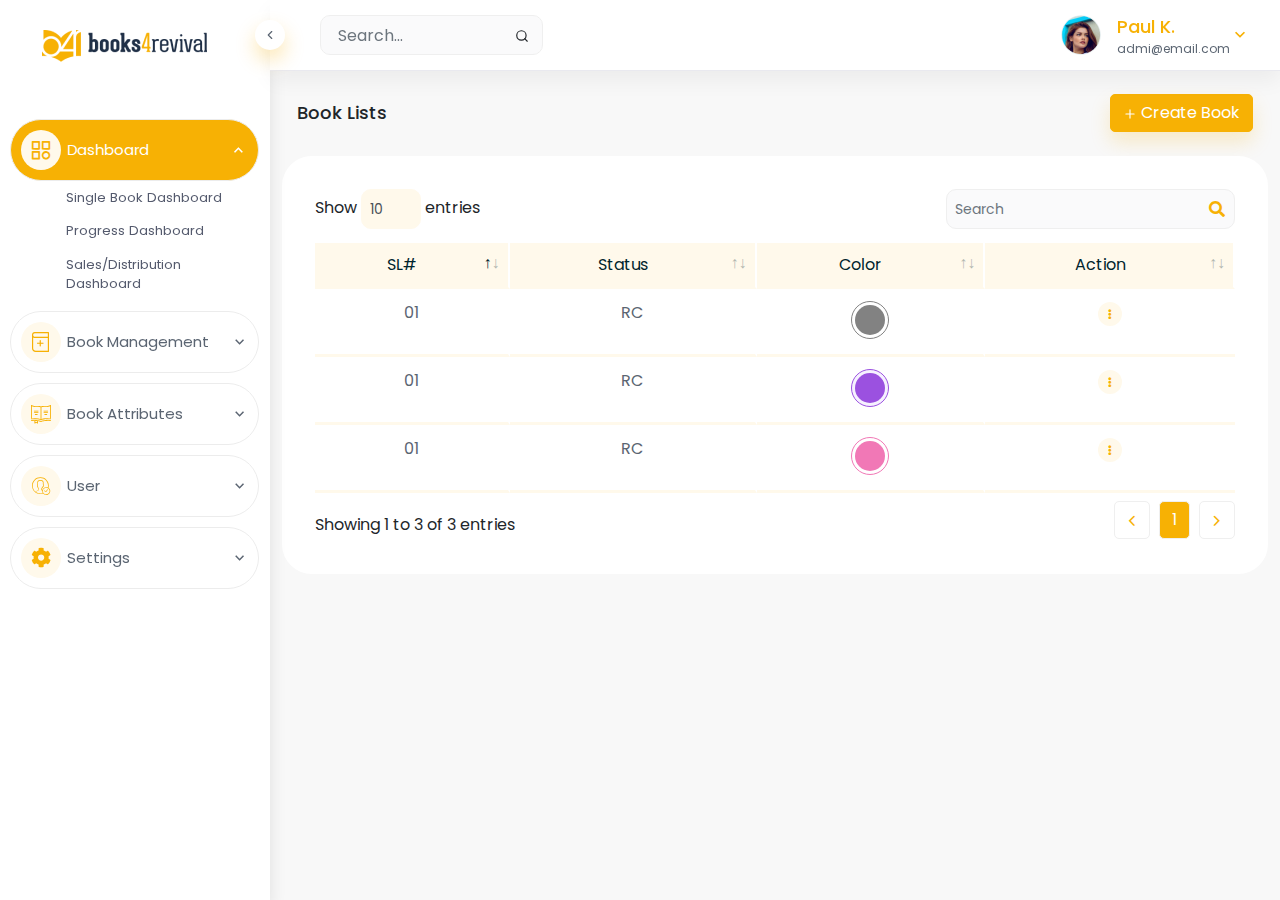
<file: book-status.html>
<!doctype html>
<html lang="en">

<head>

    <meta charset="utf-8" />
    <title>Books 4 revival</title>
    <meta name="viewport" content="width=device-width, initial-scale=1.0">
    <meta content="Premium Multipurpose Admin & Dashboard Template" name="description" />
    <meta content="themessani" name="author" />
    <!-- App favicon -->
    <link rel="shortcut icon" href="assets/images/favicon.ico">

    <!-- preloader css -->
    <link rel="stylesheet" href="assets/css/preloader.min.css" type="text/css" />
    <!-- DataTables -->
    <link href="assets/libs/datatables.net-bs4/css/dataTables.bootstrap4.min.css" rel="stylesheet" type="text/css" />
    <link href="assets/libs/datatables.net-buttons-bs4/css/buttons.bootstrap4.min.css" rel="stylesheet"
        type="text/css" />

    <!-- Bootstrap Css -->
    <link href="assets/css/bootstrap.min.css" rel="stylesheet" type="text/css" />
    <link href="assets/icomoon/icon-moons.css" rel="stylesheet" type="text/css" />
    <!-- Icons Css -->
    <link href="assets/css/icons.min.css" rel="stylesheet" type="text/css" />
    <!-- App Css-->
    <link href="assets/css/style.css" rel="stylesheet" type="text/css" />

</head>

<body>

    <!-- <body data-layout="horizontal"> -->

    <!-- Begin page -->
    <div id="layout-wrapper">
        <header id="page-topbar">
            <div class="navbar-header">
                <div class="d-flex cc-collapsed-menu">
                    <button type="button" class="btn btn-sm font-size-16 header-item" id="vertical-menu-btn">
                        <i data-feather="chevron-left"></i>
                    </button>

                    <!-- App Search-->
                    <form class="app-search d-none d-lg-block">
                        <div class="position-relative">
                            <input type="text" class="form-control" placeholder="Search...">
                            <button class="btn" type="button"><i data-feather="search"></i></button>
                        </div>
                    </form>
                </div>

                <div class="d-flex">
                    <div class="dropdown d-inline-block d-lg-none ms-2">
                        <button type="button" class="btn header-item" id="page-header-search-dropdown"
                            data-bs-toggle="dropdown" aria-haspopup="true" aria-expanded="false">
                            <i data-feather="search" class="icon-lg"></i>
                        </button>
                        <div class="dropdown-menu dropdown-menu-lg dropdown-menu-end p-0"
                            aria-labelledby="page-header-search-dropdown">

                            <form class="p-3">
                                <div class="form-group m-0">
                                    <div class="input-group">
                                        <input type="text" class="form-control" placeholder="Search ..."
                                            aria-label="Search Result">
                                        <button class="btn" type="submit"><i data-feathe="search"></i></button>
                                    </div>
                                </div>
                            </form>
                        </div>
                    </div>
                    <div class="dropdown d-inline-block">
                        <button class="header-item bg-transparent d-flex align-items-center dropdown-toggle"
                            type="button" id="dropdownMenuButton" data-toggle="dropdown" aria-haspopup="true"
                            aria-expanded="false">
                            <img class="rounded-circle header-profile-user" src="assets/images/user.png"
                                alt="Header Avatar">
                            <div class="text-left ml-3">
                                <span class="d-none d-xl-inline-block fw-medium font-size-18 text-black">Paul
                                    K.</span>
                                <p class="mb-0 font-size-12 text-gray">admi@email.com</p>
                            </div>
                            <i class="mdi mdi-chevron-down d-none font-size-20 d-xl-inline-block text-yellow"></i>
                        </button>
                        <div class="dropdown-menu dropdown-menu-end" aria-labelledby="dropdownMenuButton">
                            <!-- item-->
                            <a class="dropdown-item" href="apps-contacts-profile.html"><i
                                    class="mdi mdi-face-profile font-size-16 align-middle me-1"></i> Profile</a>
                            <a class="dropdown-item" href="auth-lock-screen.html"><i
                                    class="mdi mdi-lock font-size-16 align-middle me-1"></i> Lock screen</a>
                            <div class="dropdown-divider"></div>
                            <a class="dropdown-item" href="auth-logout.html"><i
                                    class="mdi mdi-logout font-size-16 align-middle me-1"></i> Logout</a>
                        </div>
                    </div>
                </div>
            </div>
        </header>

        <!-- ========== Left Sidebar Start ========== -->
        <div class="vertical-menu">
            <div data-simplebar class="h-100">
                <!--- Sidemenu -->
                <div id="sidebar-menu">
                    <!-- LOGO -->
                    <div class="navbar-brand-box">
                        <a href="index.html" class="logo logo-dark">
                            <span class="logo-sm">
                                <img src="assets/images/sort-logo.png" alt="">
                            </span>
                            <span class="logo-lg">
                                <img src="assets/images/logo.png" alt="">
                            </span>
                        </a>

                        <a href="index.html" class="logo logo-light">
                            <span class="logo-sm">
                                <img src="assets/images/sort-logo.png" alt="">
                            </span>
                            <span class="logo-lg">
                                <img src="assets/images/logo.png" alt="">
                            </span>
                        </a>
                    </div>
                    <!-- Left Menu Start -->
                    <ul class="metismenu list-unstyled" id="side-menu">
                        <li class="mm-active">
                            <a href="javascript: void(0);" class="has-arrow" aria-expanded="true">
                                <i class="icon-dashboard"></i>
                                <span data-key="t-dashboard">Dashboard</span>
                            </a>
                            <ul class="sub-menu mm-collapse mm-show" aria-expanded="false">
                                <li><a href="#">Single Book Dashboard</a></li>
                                <li><a href="#">Progress Dashboard</a></li>
                                <li><a href="#">Sales/Distribution
                                        Dashboard</a></li>
                            </ul>
                        </li>

                        <li>
                            <a href="javascript: void(0);" class="has-arrow">
                                <i class="icon-book-plus"></i>
                                <span>Book Management</span>
                            </a>
                            <ul class="sub-menu" aria-expanded="false">
                                <li><a href="#">Book List</a></li>
                                <li><a href="#">Book Creation</a></li>
                            </ul>
                        </li>
                        <li>
                            <a href="javascript: void(0);" class="has-arrow">
                                <i class="icon-book-open"></i>
                                <span>Book Attributes</span>
                            </a>
                            <ul class="sub-menu" aria-expanded="false">
                                <li><a href="#">Book Format</a></li>
                                <li><a href="#">Book Series</a></li>
                                <li><a href="#">Book Status</a></li>
                                <li><a href="#">Book Tags</a></li>
                                <li><a href="#">Book Author</a></li>
                            </ul>
                        </li>
                        <li>
                            <a href="javascript: void(0);" class="has-arrow">
                                <i class="icon-user"></i>
                                <span>User</span>
                            </a>
                            <ul class="sub-menu" aria-expanded="false">
                                <li><a href="#">Production Report</a></li>
                                <li><a href="#">Distribution Report</a></li>
                            </ul>
                        </li>
                        <li>
                            <a href="javascript: void(0);" class="has-arrow">
                                <i class="fas fa-cog"></i>
                                <span>Settings</span>
                            </a>
                            <ul class="sub-menu" aria-expanded="true">
                                <li>
                                    <a href="javascript: void(0);" class="has-arrow">User</a>
                                    <ul class="sub-menu" aria-expanded="true">
                                        <li><a href="javascript: void(0);">User List</a></li>
                                        <li><a href="javascript: void(0);">User Role</a></li>
                                    </ul>
                                </li>
                                <li>
                                    <a href="javascript: void(0);" class="has-arrow">Setting</a>
                                    <ul class="sub-menu" aria-expanded="true">
                                        <li><a href="javascript: void(0);">System Setting</a></li>
                                        <li><a href="javascript: void(0);">Email Setting</a></li>
                                    </ul>
                                </li>
                            </ul>
                        </li>
                    </ul>

                </div>
                <!-- Sidebar -->
            </div>
        </div>
        <!-- Left Sidebar End -->



        <!-- ============================================================== -->
        <!-- Start right Content here -->
        <!-- ============================================================== -->
        <div class="main-content">
            <div class="page-content">
                <div class="container-fluid">
                    <!-- start page title -->
                    <div class="row">
                        <div class="col-12">
                            <div class="page-title-box d-sm-flex align-items-center justify-content-between">
                                <h4 class="mb-sm-0 font-size-18">Book Lists</h4>
                                <div class="page-title-right">
                                    <button class="btn btn-primary"><i data-feather="plus"></i> Create Book</button>
                                </div>
                            </div>
                        </div>
                    </div>
                    <!-- end page title -->

                </div>
                <!-- container-fluid -->

                <div class="row">
                    <div class="col-lg-12">
                        <div class="card">
                            <div class="card-body">
                                <table cellpadding="2" class="cc-datatable table nowrap w-100">
                                    <thead>
                                        <tr>
                                            <th class="text-center">SL#</th>
                                            <th class="text-center">Status</th>
                                            <th class="text-center">Color</th>
                                            <th class="text-center">Action</th>
                                        </tr>
                                    </thead>

                                    <tbody>
                                        <tr>
                                            <td class="text-center">01</td>
                                            <td class="text-center">RC</td>
                                            <td class="text-center">
                                                <div class="cc-circle-color"><span> </span></div>
                                            </td>
                                            <td class="text-center">
                                                <div class="dropdown">
                                                    <a class="btn cc-table-action p-0 dropdown-toggle" href="#"
                                                        id="dropdownMenuButton" data-toggle="dropdown"
                                                        aria-expanded="false">
                                                        <i class="fas fa-ellipsis-v"></i>
                                                    </a>

                                                    <ul class="dropdown-menu" aria-labelledby="dropdownMenuButton">
                                                        <li><a class="dropdown-item" href="#"><i class="mdi mdi-google-translate
                                                            "></i> Add Translation</a></li>
                                                        <li><a class="dropdown-item" href="#"><i class="fas fa-edit
                                                            "></i> Edit</a></li>
                                                        <li><a class="dropdown-item text-danger" href="#"><i
                                                                    class="fas fa-trash-alt text-danger"></i> Delete</a>
                                                        </li>
                                                    </ul>
                                                </div>
                                            </td>
                                        </tr>
                                        <tr>
                                            <td class="text-center">01</td>
                                            <td class="text-center">RC</td>
                                            <td class="text-center">
                                                <div class="cc-circle-color purple"><span> </span></div>
                                            </td>
                                            <td class="text-center">
                                                <div class="dropdown">
                                                    <a class="btn cc-table-action p-0 dropdown-toggle" href="#"
                                                        id="dropdownMenuButton" data-toggle="dropdown"
                                                        aria-expanded="false">
                                                        <i class="fas fa-ellipsis-v"></i>
                                                    </a>

                                                    <ul class="dropdown-menu" aria-labelledby="dropdownMenuButton">
                                                        <li><a class="dropdown-item" href="#"><i class="mdi mdi-google-translate
                                                            "></i> Add Translation</a></li>
                                                        <li><a class="dropdown-item" href="#"><i class="fas fa-edit
                                                            "></i> Edit</a></li>
                                                        <li><a class="dropdown-item text-danger" href="#"><i
                                                                    class="fas fa-trash-alt text-danger"></i> Delete</a>
                                                        </li>
                                                    </ul>
                                                </div>
                                            </td>
                                        </tr>
                                        <tr>
                                            <td class="text-center">01</td>
                                            <td class="text-center">RC</td>
                                            <td class="text-center">
                                                <div class="cc-circle-color pink"><span> </span></div>
                                            </td>
                                            <td class="text-center">
                                                <div class="dropdown">
                                                    <a class="btn cc-table-action p-0 dropdown-toggle" href="#"
                                                        id="dropdownMenuButton" data-toggle="dropdown"
                                                        aria-expanded="false">
                                                        <i class="fas fa-ellipsis-v"></i>
                                                    </a>

                                                    <ul class="dropdown-menu" aria-labelledby="dropdownMenuButton">
                                                        <li><a class="dropdown-item" href="#"><i class="mdi mdi-google-translate
                                                            "></i> Add Translation</a></li>
                                                        <li><a class="dropdown-item" href="#"><i class="fas fa-edit
                                                            "></i> Edit</a></li>
                                                        <li><a class="dropdown-item text-danger" href="#"><i
                                                                    class="fas fa-trash-alt text-danger"></i> Delete</a>
                                                        </li>
                                                    </ul>
                                                </div>
                                            </td>
                                        </tr>
                                    </tbody>
                                </table>
                            </div>
                        </div>
                    </div>
                </div>
            </div>
            <!-- End Page-content -->

            <!-- <footer class="footer">
                <div class="container-fluid">
                    <div class="row">
                        <div class="col-sm-6">
                            <script>document.write(new Date().getFullYear())</script> © themessani.
                        </div>
                        <div class="col-sm-6">
                            <div class="text-sm-end d-none d-sm-block">
                                Design & Develop by <a href="#!" class="text-decoration-underline">themessani</a>
                            </div>
                        </div>
                    </div>
                </div>
            </footer> -->
        </div>
        <!-- end main content-->

    </div>
    <!-- END layout-wrapper -->


    <!-- JAVASCRIPT -->
    <script src="assets/libs/jquery/jquery.min.js"></script>
    <script src="https://cdnjs.cloudflare.com/ajax/libs/popper.js/1.14.3/umd/popper.min.js"></script>
    <script src="https://stackpath.bootstrapcdn.com/bootstrap/4.1.3/js/bootstrap.min.js"></script>
    <script src="assets/libs/metismenu/metisMenu.min.js"></script>
    <script src="assets/libs/simplebar/simplebar.min.js"></script>
    <script src="assets/libs/node-waves/waves.min.js"></script>
    <script src="assets/libs/feather-icons/feather.min.js"></script>
    <!-- pace js -->
    <script src="assets/libs/pace-js/pace.min.js"></script>

    <!-- Required datatable js -->
    <script src="assets/libs/datatables.net/js/jquery.dataTables.min.js"></script>
    <script src="assets/libs/datatables.net-bs4/js/dataTables.bootstrap4.min.js"></script>
    <!-- Buttons examples -->
    <script src="assets/libs/datatables.net-buttons/js/dataTables.buttons.min.js"></script>
    <script src="assets/libs/datatables.net-buttons-bs4/js/buttons.bootstrap4.min.js"></script>
    <script src="assets/libs/jszip/jszip.min.js"></script>
    <script src="assets/libs/pdfmake/build/pdfmake.min.js"></script>
    <script src="assets/libs/pdfmake/build/vfs_fonts.js"></script>
    <script src="assets/libs/datatables.net-buttons/js/buttons.html5.min.js"></script>
    <script src="assets/libs/datatables.net-buttons/js/buttons.print.min.js"></script>
    <script src="assets/libs/datatables.net-buttons/js/buttons.colVis.min.js"></script>

    <!-- Responsive examples -->
    <script src="assets/libs/datatables.net-responsive/js/dataTables.responsive.min.js"></script>
    <script src="assets/libs/datatables.net-responsive-bs4/js/responsive.bootstrap4.min.js"></script>

    <!-- Datatable init js -->
    <script src="assets/js/pages/datatables.init.js"></script>

    <!-- apexcharts -->
    <script src="assets/libs/apexcharts/apexcharts.min.js"></script>
    <script src="assets/libs/raphael.min.js"></script>
    <script src="assets/libs/morris.min.js"></script>
    <script src="assets/js/pages/morris.init.js"></script>
    <script src="assets/js/pages/apexcharts.init.js"></script>
    <!-- dashboard init -->
    <script src="assets/js/app.js"></script>

</body>

</html>
</file>
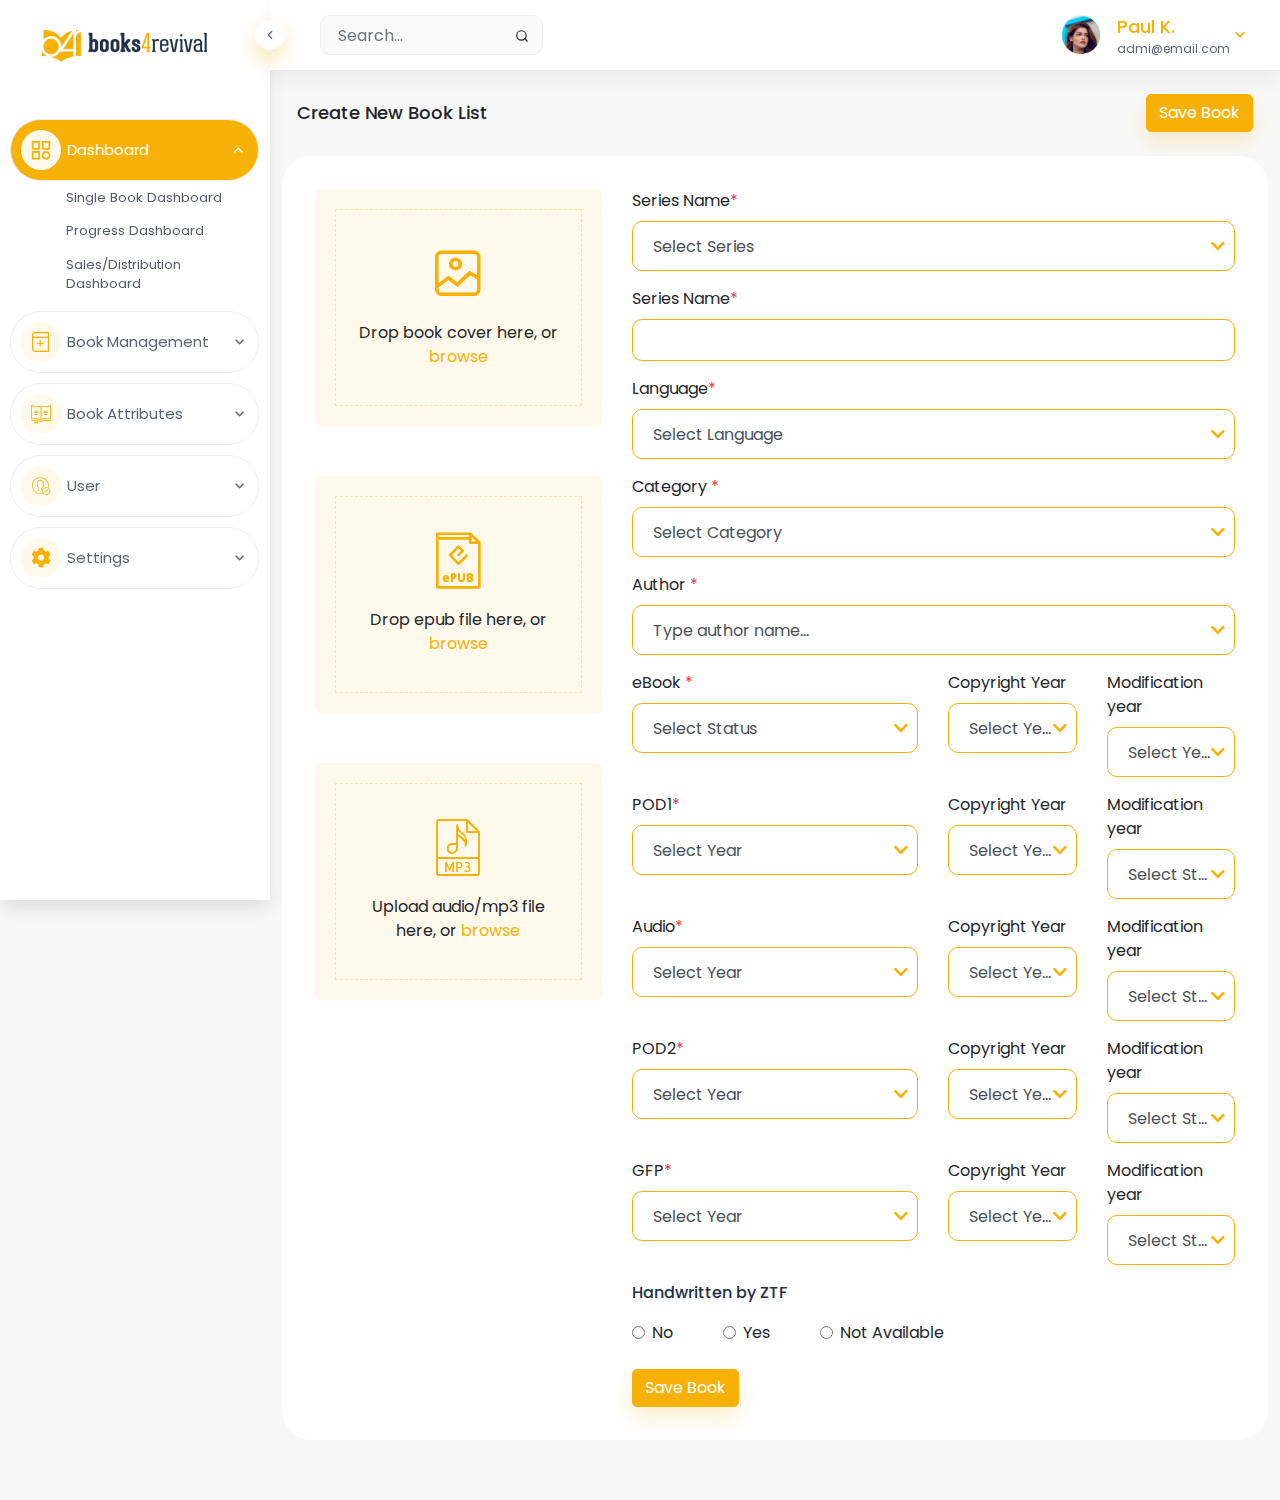
<file: create-book-list.html>
<!doctype html>
<html lang="en">

<head>

    <meta charset="utf-8" />
    <title>Books 4 revival</title>
    <meta name="viewport" content="width=device-width, initial-scale=1.0">
    <meta content="Premium Multipurpose Admin & Dashboard Template" name="description" />
    <meta content="themessani" name="author" />
    <!-- App favicon -->
    <link rel="shortcut icon" href="assets/images/favicon.ico">

    <!-- preloader css -->
    <link rel="stylesheet" href="assets/css/preloader.min.css" type="text/css" />
    <!-- dropzone css -->
    <link href="assets/libs/dropzone/min/dropzone.min.css" rel="stylesheet" type="text/css" />
    <link href="assets/libs/select2/css/select2.min.css" rel="stylesheet" type="text/css" />
    <!-- DataTables -->
    <link href="assets/libs/datatables.net-bs4/css/dataTables.bootstrap4.min.css" rel="stylesheet" type="text/css" />
    <link href="assets/libs/datatables.net-buttons-bs4/css/buttons.bootstrap4.min.css" rel="stylesheet"
        type="text/css" />

    <!-- Bootstrap Css -->
    <link href="assets/css/bootstrap.min.css" rel="stylesheet" type="text/css" />
    <link href="assets/icomoon/icon-moons.css" rel="stylesheet" type="text/css" />
    <!-- Icons Css -->
    <link href="assets/css/icons.min.css" rel="stylesheet" type="text/css" />
    <!-- App Css-->
    <link href="assets/css/style.css" rel="stylesheet" type="text/css" />

</head>

<body>
    <!-- <body data-layout="horizontal"> -->

    <!-- Begin page -->
    <div id="layout-wrapper">
        <header id="page-topbar">
            <div class="navbar-header">
                <div class="d-flex cc-collapsed-menu">
                    <button type="button" class="btn btn-sm font-size-16 header-item" id="vertical-menu-btn">
                        <i data-feather="chevron-left"></i>
                    </button>

                    <!-- App Search-->
                    <form class="app-search d-none d-lg-block">
                        <div class="position-relative">
                            <input type="text" class="form-control" placeholder="Search...">
                            <button class="btn" type="button"><i data-feather="search"></i></button>
                        </div>
                    </form>
                </div>

                <div class="d-flex">
                    <div class="dropdown d-inline-block d-lg-none ms-2">
                        <button type="button" class="btn header-item" id="page-header-search-dropdown"
                            data-bs-toggle="dropdown" aria-haspopup="true" aria-expanded="false">
                            <i data-feather="search" class="icon-lg"></i>
                        </button>
                        <div class="dropdown-menu dropdown-menu-lg dropdown-menu-end p-0"
                            aria-labelledby="page-header-search-dropdown">

                            <form class="p-3">
                                <div class="form-group m-0">
                                    <div class="input-group">
                                        <input type="text" class="form-control" placeholder="Search ..."
                                            aria-label="Search Result">
                                        <button class="btn" type="submit"><i data-feathe="search"></i></button>
                                    </div>
                                </div>
                            </form>
                        </div>
                    </div>
                    <div class="dropdown d-inline-block">
                        <button class="header-item bg-transparent d-flex align-items-center dropdown-toggle"
                            type="button" id="dropdownMenuButton" data-toggle="dropdown" aria-haspopup="true"
                            aria-expanded="false">
                            <img class="rounded-circle header-profile-user" src="assets/images/user.png"
                                alt="Header Avatar">
                            <div class="text-left ml-3">
                                <span class="d-none d-xl-inline-block fw-medium font-size-18 text-black">Paul
                                    K.</span>
                                <p class="mb-0 font-size-12 text-gray">admi@email.com</p>
                            </div>
                            <i class="mdi mdi-chevron-down d-none font-size-20 d-xl-inline-block text-yellow"></i>
                        </button>
                        <div class="dropdown-menu dropdown-menu-end" aria-labelledby="dropdownMenuButton">
                            <!-- item-->
                            <a class="dropdown-item" href="apps-contacts-profile.html"><i
                                    class="mdi mdi-face-profile font-size-16 align-middle me-1"></i> Profile</a>
                            <a class="dropdown-item" href="auth-lock-screen.html"><i
                                    class="mdi mdi-lock font-size-16 align-middle me-1"></i> Lock screen</a>
                            <div class="dropdown-divider"></div>
                            <a class="dropdown-item" href="auth-logout.html"><i
                                    class="mdi mdi-logout font-size-16 align-middle me-1"></i> Logout</a>
                        </div>
                    </div>
                </div>
            </div>
        </header>

        <!-- ========== Left Sidebar Start ========== -->
        <div class="vertical-menu">
            <div data-simplebar class="h-100">
                <!--- Sidemenu -->
                <div id="sidebar-menu">
                    <!-- LOGO -->
                    <div class="navbar-brand-box">
                        <a href="index.html" class="logo logo-dark">
                            <span class="logo-sm">
                                <img src="assets/images/sort-logo.png" alt="">
                            </span>
                            <span class="logo-lg">
                                <img src="assets/images/logo.png" alt="">
                            </span>
                        </a>

                        <a href="index.html" class="logo logo-light">
                            <span class="logo-sm">
                                <img src="assets/images/sort-logo.png" alt="">
                            </span>
                            <span class="logo-lg">
                                <img src="assets/images/logo.png" alt="">
                            </span>
                        </a>
                    </div>
                    <!-- Left Menu Start -->
                    <ul class="metismenu list-unstyled" id="side-menu">
                        <li class="mm-active">
                            <a href="javascript: void(0);" class="has-arrow" aria-expanded="true">
                                <i class="icon-dashboard"></i>
                                <span data-key="t-dashboard">Dashboard</span>
                            </a>
                            <ul class="sub-menu mm-collapse mm-show" aria-expanded="false">
                                <li><a href="#">Single Book Dashboard</a></li>
                                <li><a href="#">Progress Dashboard</a></li>
                                <li><a href="#">Sales/Distribution
                                        Dashboard</a></li>
                            </ul>
                        </li>

                        <li>
                            <a href="javascript: void(0);" class="has-arrow">
                                <i class="icon-book-plus"></i>
                                <span>Book Management</span>
                            </a>
                            <ul class="sub-menu" aria-expanded="false">
                                <li><a href="#">Book List</a></li>
                                <li><a href="#">Book Creation</a></li>
                            </ul>
                        </li>
                        <li>
                            <a href="javascript: void(0);" class="has-arrow">
                                <i class="icon-book-open"></i>
                                <span>Book Attributes</span>
                            </a>
                            <ul class="sub-menu" aria-expanded="false">
                                <li><a href="#">Book Format</a></li>
                                <li><a href="#">Book Series</a></li>
                                <li><a href="#">Book Status</a></li>
                                <li><a href="#">Book Tags</a></li>
                                <li><a href="#">Book Author</a></li>
                            </ul>
                        </li>
                        <li>
                            <a href="javascript: void(0);" class="has-arrow">
                                <i class="icon-user"></i>
                                <span>User</span>
                            </a>
                            <ul class="sub-menu" aria-expanded="false">
                                <li><a href="#">Production Report</a></li>
                                <li><a href="#">Distribution Report</a></li>
                            </ul>
                        </li>
                        <li>
                            <a href="javascript: void(0);" class="has-arrow">
                                <i class="fas fa-cog"></i>
                                <span>Settings</span>
                            </a>
                            <ul class="sub-menu" aria-expanded="true">
                                <li>
                                    <a href="javascript: void(0);" class="has-arrow">User</a>
                                    <ul class="sub-menu" aria-expanded="true">
                                        <li><a href="javascript: void(0);">User List</a></li>
                                        <li><a href="javascript: void(0);">User Role</a></li>
                                    </ul>
                                </li>
                                <li>
                                    <a href="javascript: void(0);" class="has-arrow">Setting</a>
                                    <ul class="sub-menu" aria-expanded="true">
                                        <li><a href="javascript: void(0);">System Setting</a></li>
                                        <li><a href="javascript: void(0);">Email Setting</a></li>
                                    </ul>
                                </li>
                            </ul>
                        </li>
                    </ul>

                </div>
                <!-- Sidebar -->
            </div>
        </div>
        <!-- Left Sidebar End -->



        <!-- ============================================================== -->
        <!-- Start right Content here -->
        <!-- ============================================================== -->
        <div class="main-content">
            <div class="page-content">
                <div class="container-fluid">
                    <!-- start page title -->
                    <div class="row">
                        <div class="col-xxl-10 col-12 m-auto">
                            <div class="page-title-box d-sm-flex align-items-center justify-content-between">
                                <h4 class="mb-sm-0 font-size-18">Create New Book List</h4>
                                <button type="button" class="btn btn-primary">Save Book </button>
                            </div>
                        </div>
                    </div>
                    <!-- end page title -->

                </div>
                <!-- container-fluid -->

                <div class="row">
                    <div class="col-xxl-10 col-12 m-auto">
                        <div class="card">
                            <div class="card-body">

                                <div class="row">
                                    <div class="col-lg-4">
                                        <div class="cc-file-card">
                                            <form action="#" class="dropzone">
                                                <div class="fallback">
                                                    <input name="file" type="file" multiple="multiple">
                                                </div>
                                                <div class="dz-message needsclick">
                                                    <div class="mb-3 mt-3">
                                                        <i class="display-4 text-muted text-yellow icon-image"></i>
                                                    </div>

                                                    <p> Drop book cover here, or <span class="text-yellow">browse</span>
                                                    </p>
                                                </div>
                                            </form>
                                        </div>
                                        <div class="cc-file-card">
                                            <form action="#" class="dropzone">
                                                <div class="fallback">
                                                    <input name="file" type="file" multiple="multiple">
                                                </div>
                                                <div class="dz-message needsclick">
                                                    <div class="mb-3 mt-3">
                                                        <i class="display-4 text-muted text-yellow icon-epub"></i>
                                                    </div>

                                                    <p>Drop epub file here, or <span class="text-yellow">browse</span>
                                                    </p>
                                                </div>
                                            </form>
                                        </div>
                                        <div class="cc-file-card">
                                            <form action="#" class="dropzone">
                                                <div class="fallback">
                                                    <input name="file" type="file" multiple="multiple">
                                                </div>
                                                <div class="dz-message needsclick">
                                                    <div class="mb-3 mt-3">
                                                        <i class="display-4 text-muted text-yellow icon-mp3"></i>
                                                    </div>

                                                    <p>Upload audio/mp3 file here, or <span
                                                            class="text-yellow">browse</span>
                                                    </p>
                                                </div>
                                            </form>
                                        </div>
                                    </div>
                                    <div class="col-lg-8">
                                        <form action="#">
                                            <div class="form-group mb-3">
                                                <label for="#">Series Name<span class="text-danger">*</span></label>
                                                <div class="position-relative">
                                                    <select class="js-example-basic-single" name="state">
                                                        <option value="AL">Select Series</option>

                                                        <option value="WY">Wyoming</option>
                                                    </select>
                                                </div>
                                            </div>
                                            <div class="form-group mb-3">
                                                <label for="#">Series Name<span class="text-danger">*</span></label>
                                                <div class="position-relative">
                                                    <select class="js-example-basic-single" name="states[]"
                                                        multiple="multiple">
                                                        <option value="AL">Alabama</option>
                                                        ...
                                                        <option value="WY">Wyoming</option>
                                                    </select>
                                                </div>
                                            </div>
                                            <div class="form-group mb-3">
                                                <label for="#">Language<span class="text-danger">*</span></label>
                                                <div class="position-relative">
                                                    <select class="js-example-basic-single" name="state">
                                                        <option value="AL">Select Language</option>

                                                        <option value="WY">Wyoming</option>
                                                    </select>
                                                </div>
                                            </div>
                                            <div class="form-group mb-3">
                                                <label for="#">Category <span class="text-danger">*</span></label>
                                                <div class="position-relative">
                                                    <select class="js-example-basic-single" name="state">
                                                        <option value="AL">Select Category</option>

                                                        <option value="WY">Wyoming</option>
                                                    </select>
                                                </div>
                                            </div>
                                            <div class="form-group mb-3">
                                                <label for="#">Author <span class="text-danger">*</span></label>
                                                <div class="position-relative">
                                                    <select class="js-example-basic-single" name="state">
                                                        <option value="AL">Type author name...</option>

                                                        <option value="WY">Wyoming</option>
                                                    </select>
                                                </div>
                                            </div>
                                            <div class="row">
                                                <div class="col-lg-6">
                                                    <div class="form-group mb-3">
                                                        <label for="#">eBook <span class="text-danger">*</span></label>
                                                        <div class="position-relative">
                                                            <select class="js-example-basic-single" name="state">
                                                                <option value="AL">Select Status</option>

                                                                <option value="WY">Wyoming</option>
                                                            </select>
                                                        </div>
                                                    </div>
                                                </div>
                                                <div class="col-lg-3">
                                                    <div class="form-group mb-3">
                                                        <label for="#">Copyright Year</label>
                                                        <div class="position-relative">
                                                            <select class="js-example-basic-single" name="state">
                                                                <option value="AL">Select Year</option>

                                                                <option value="WY">Wyoming</option>
                                                            </select>
                                                        </div>
                                                    </div>
                                                </div>
                                                <div class="col-lg-3">
                                                    <div class="form-group mb-3">
                                                        <label for="#">Modification year </label>
                                                        <div class="position-relative">
                                                            <select class="js-example-basic-single" name="state">
                                                                <option value="AL">Select Year</option>

                                                                <option value="WY">Wyoming</option>
                                                            </select>
                                                        </div>
                                                    </div>
                                                </div>
                                            </div>
                                            <div class="row">
                                                <div class="col-lg-6">
                                                    <div class="form-group mb-3">
                                                        <label for="#">POD1<span class="text-danger">*</span></label>
                                                        <div class="position-relative">
                                                            <select class="js-example-basic-single" name="state">
                                                                <option value="AL">Select Year</option>

                                                                <option value="WY">Wyoming</option>
                                                            </select>
                                                        </div>
                                                    </div>
                                                </div>
                                                <div class="col-lg-3">
                                                    <div class="form-group mb-3">
                                                        <label for="#">Copyright Year</label>
                                                        <div class="position-relative">
                                                            <select class="js-example-basic-single" name="state">
                                                                <option value="AL">Select Year</option>

                                                                <option value="WY">Wyoming</option>
                                                            </select>
                                                        </div>
                                                    </div>
                                                </div>
                                                <div class="col-lg-3">
                                                    <div class="form-group mb-3">
                                                        <label for="#">Modification year </label>
                                                        <div class="position-relative">
                                                            <select class="js-example-basic-single" name="state">
                                                                <option value="AL">Select Status</option>

                                                                <option value="WY">Wyoming</option>
                                                            </select>
                                                        </div>
                                                    </div>
                                                </div>
                                            </div>
                                            <div class="row">
                                                <div class="col-lg-6">
                                                    <div class="form-group mb-3">
                                                        <label for="#">Audio<span class="text-danger">*</span></label>
                                                        <div class="position-relative">
                                                            <select class="js-example-basic-single" name="state">
                                                                <option value="AL">Select Year</option>

                                                                <option value="WY">Wyoming</option>
                                                            </select>
                                                        </div>
                                                    </div>
                                                </div>
                                                <div class="col-lg-3">
                                                    <div class="form-group mb-3">
                                                        <label for="#">Copyright Year</label>
                                                        <div class="position-relative">
                                                            <select class="js-example-basic-single" name="state">
                                                                <option value="AL">Select Year</option>

                                                                <option value="WY">Wyoming</option>
                                                            </select>
                                                        </div>
                                                    </div>
                                                </div>
                                                <div class="col-lg-3">
                                                    <div class="form-group mb-3">
                                                        <label for="#">Modification year </label>
                                                        <div class="position-relative">
                                                            <select class="js-example-basic-single" name="state">
                                                                <option value="AL">Select Status</option>

                                                                <option value="WY">Wyoming</option>
                                                            </select>
                                                        </div>
                                                    </div>
                                                </div>
                                            </div>
                                            <div class="row">
                                                <div class="col-lg-6">
                                                    <div class="form-group mb-3">
                                                        <label for="#">POD2<span class="text-danger">*</span></label>
                                                        <div class="position-relative">
                                                            <select class="js-example-basic-single" name="state">
                                                                <option value="AL">Select Year</option>

                                                                <option value="WY">Wyoming</option>
                                                            </select>
                                                        </div>
                                                    </div>
                                                </div>
                                                <div class="col-lg-3">
                                                    <div class="form-group mb-3">
                                                        <label for="#">Copyright Year</label>
                                                        <div class="position-relative">
                                                            <select class="js-example-basic-single" name="state">
                                                                <option value="AL">Select Year</option>

                                                                <option value="WY">Wyoming</option>
                                                            </select>
                                                        </div>
                                                    </div>
                                                </div>
                                                <div class="col-lg-3">
                                                    <div class="form-group mb-3">
                                                        <label for="#">Modification year </label>
                                                        <div class="position-relative">
                                                            <select class="js-example-basic-single" name="state">
                                                                <option value="AL">Select Status</option>

                                                                <option value="WY">Wyoming</option>
                                                            </select>
                                                        </div>
                                                    </div>
                                                </div>
                                            </div>
                                            <div class="row">
                                                <div class="col-lg-6">
                                                    <div class="form-group mb-3">
                                                        <label for="#">GFP<span class="text-danger">*</span></label>
                                                        <div class="position-relative">
                                                            <select class="js-example-basic-single" name="state">
                                                                <option value="AL">Select Year</option>

                                                                <option value="WY">Wyoming</option>
                                                            </select>
                                                        </div>
                                                    </div>
                                                </div>
                                                <div class="col-lg-3">
                                                    <div class="form-group mb-3">
                                                        <label for="#">Copyright Year</label>
                                                        <div class="position-relative">
                                                            <select class="js-example-basic-single" name="state">
                                                                <option value="AL">Select Year</option>

                                                                <option value="WY">Wyoming</option>
                                                            </select>
                                                        </div>
                                                    </div>
                                                </div>
                                                <div class="col-lg-3">
                                                    <div class="form-group mb-3">
                                                        <label for="#">Modification year </label>
                                                        <div class="position-relative">
                                                            <select class="js-example-basic-single" name="state">
                                                                <option value="AL">Select Status</option>

                                                                <option value="WY">Wyoming</option>
                                                            </select>
                                                        </div>
                                                    </div>
                                                </div>
                                            </div>
                                            <p class="cc-font-weigth">Handwritten by ZTF</p>
                                            <div class="cc-check-items">
                                                <div class="form-check">
                                                    <input class="form-check-input" type="radio" name="flexRadioDefault"
                                                        id="flexRadioDefault1">
                                                    <label class="form-check-label" for="flexRadioDefault1">
                                                        No
                                                    </label>
                                                </div>
                                                <div class="form-check">
                                                    <input class="form-check-input" type="radio" name="flexRadioDefault"
                                                        id="flexRadioDefault2">
                                                    <label class="form-check-label" for="flexRadioDefault2">
                                                        Yes
                                                    </label>
                                                </div>
                                                <div class="form-check">
                                                    <input class="form-check-input" type="radio" name="flexRadioDefault"
                                                        id="flexRadioDefault3">
                                                    <label class="form-check-label" for="flexRadioDefault3">
                                                        Not Available
                                                    </label>
                                                </div>
                                            </div>
                                            <div class="mt-4">
                                                <button type="button" class="btn btn-primary">Save Book </button>
                                            </div>
                                        </form>
                                    </div>
                                </div>
                            </div>
                        </div>
                    </div>
                </div>
            </div>
            <!-- End Page-content -->

            <!-- <footer class="footer">
                <div class="container-fluid">
                    <div class="row">
                        <div class="col-sm-6">
                            <script>document.write(new Date().getFullYear())</script> © themessani.
                        </div>
                        <div class="col-sm-6">
                            <div class="text-sm-end d-none d-sm-block">
                                Design & Develop by <a href="#!" class="text-decoration-underline">themessani</a>
                            </div>
                        </div>
                    </div>
                </div>
            </footer> -->
        </div>
        <!-- end main content-->

    </div>
    <!-- END layout-wrapper -->

    <!-- JAVASCRIPT -->
    <script src="assets/libs/jquery/jquery.min.js"></script>
    <script src="https://cdnjs.cloudflare.com/ajax/libs/popper.js/1.14.3/umd/popper.min.js"></script>
    <script src="https://stackpath.bootstrapcdn.com/bootstrap/4.1.3/js/bootstrap.min.js"></script>
    <script src="assets/libs/metismenu/metisMenu.min.js"></script>
    <script src="assets/libs/simplebar/simplebar.min.js"></script>
    <script src="assets/libs/node-waves/waves.min.js"></script>
    <script src="assets/libs/feather-icons/feather.min.js"></script>
    <!-- pace js -->
    <script src="assets/libs/pace-js/pace.min.js"></script>

    <!-- Required datatable js -->
    <script src="assets/libs/datatables.net/js/jquery.dataTables.min.js"></script>
    <script src="assets/libs/datatables.net-bs4/js/dataTables.bootstrap4.min.js"></script>
    <!-- Buttons examples -->
    <script src="assets/libs/datatables.net-buttons/js/dataTables.buttons.min.js"></script>
    <script src="assets/libs/datatables.net-buttons-bs4/js/buttons.bootstrap4.min.js"></script>
    <script src="assets/libs/jszip/jszip.min.js"></script>
    <script src="assets/libs/pdfmake/build/pdfmake.min.js"></script>
    <script src="assets/libs/pdfmake/build/vfs_fonts.js"></script>
    <script src="assets/libs/datatables.net-buttons/js/buttons.html5.min.js"></script>
    <script src="assets/libs/datatables.net-buttons/js/buttons.print.min.js"></script>
    <script src="assets/libs/datatables.net-buttons/js/buttons.colVis.min.js"></script>

    <!-- Responsive examples -->
    <script src="assets/libs/datatables.net-responsive/js/dataTables.responsive.min.js"></script>
    <script src="assets/libs/datatables.net-responsive-bs4/js/responsive.bootstrap4.min.js"></script>

    <!-- Datatable init js -->
    <script src="assets/js/pages/datatables.init.js"></script>
    <!-- Datatable init js -->
    <script src="assets/libs/select2/js/select2.min.js"></script>
    <script src="assets/js/pages/select2.init.js"></script>
    <!-- dropzone js -->
    <script src="assets/libs/dropzone/min/dropzone.min.js"></script>

    <!-- apexcharts -->
    <script src="assets/libs/apexcharts/apexcharts.min.js"></script>
    <script src="assets/libs/raphael.min.js"></script>
    <script src="assets/libs/morris.min.js"></script>
    <script src="assets/js/pages/morris.init.js"></script>
    <script src="assets/js/pages/apexcharts.init.js"></script>
    <!-- dashboard init -->
    <script src="assets/js/app.js"></script>

</body>

</html>
</file>
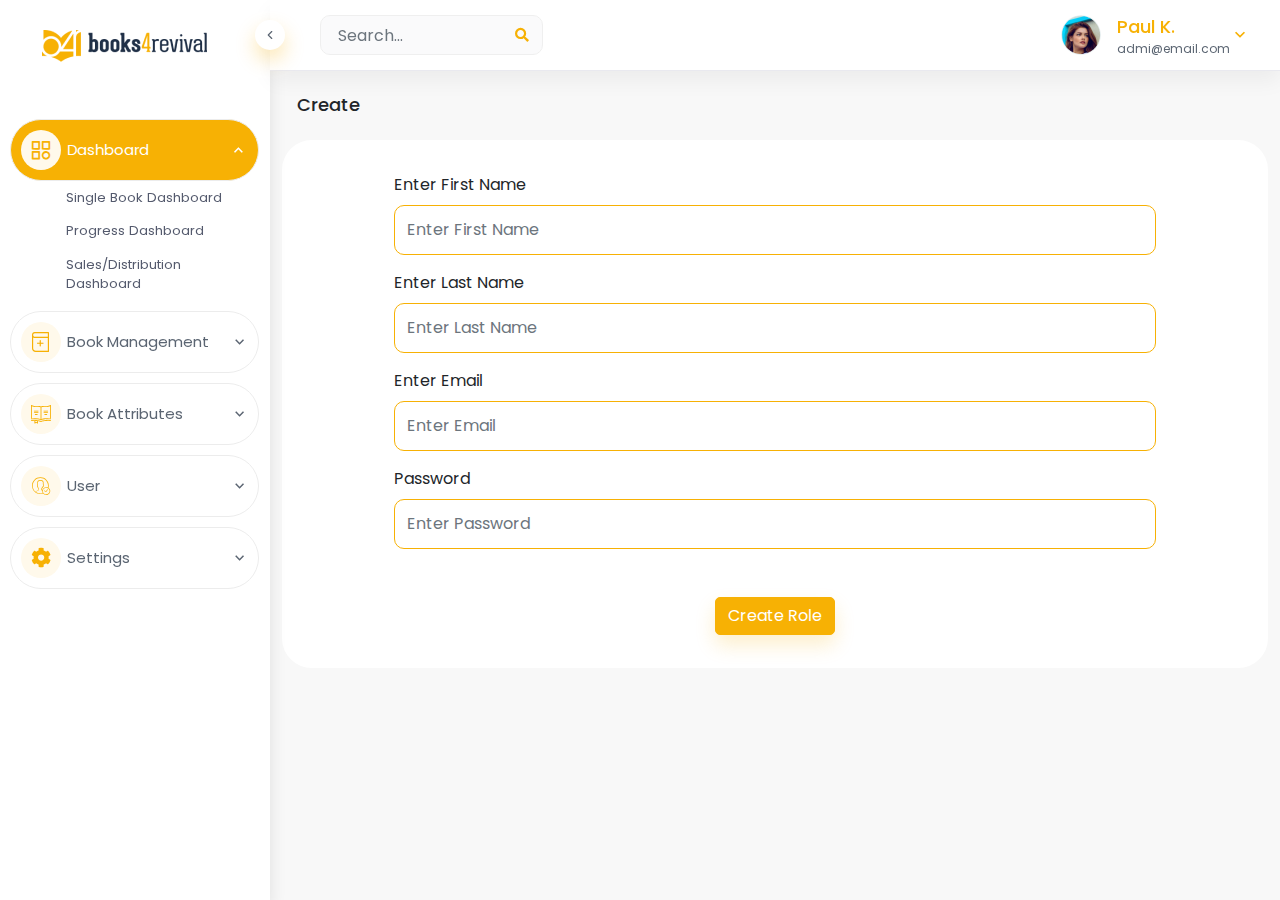
<file: create.html>
<!doctype html>
<html lang="en">

<head>

    <meta charset="utf-8" />
    <title>Books 4 revival</title>
    <meta name="viewport" content="width=device-width, initial-scale=1.0">
    <meta content="Premium Multipurpose Admin & Dashboard Template" name="description" />
    <meta content="themessani" name="author" />
    <!-- App favicon -->
    <link rel="shortcut icon" href="assets/images/favicon.ico">

    <!-- preloader css -->
    <link rel="stylesheet" href="assets/css/preloader.min.css" type="text/css" />
    <!-- DataTables -->
    <link href="assets/libs/datatables.net-bs4/css/dataTables.bootstrap4.min.css" rel="stylesheet" type="text/css" />
    <link href="assets/libs/datatables.net-buttons-bs4/css/buttons.bootstrap4.min.css" rel="stylesheet"
        type="text/css" />

    <!-- Bootstrap Css -->
    <link href="assets/css/bootstrap.min.css" rel="stylesheet" type="text/css" />
    <link href="assets/icomoon/icon-moons.css" rel="stylesheet" type="text/css" />
    <!-- Icons Css -->
    <link href="assets/css/icons.min.css" rel="stylesheet" type="text/css" />
    <!-- App Css-->
    <link href="assets/css/style.css" rel="stylesheet" type="text/css" />

</head>

<body>
    <!-- <body data-layout="horizontal"> -->

    <!-- Begin page -->
    <div id="layout-wrapper">
        <header id="page-topbar">
            <div class="navbar-header">
                <div class="d-flex cc-collapsed-menu">
                    <button type="button" class="btn btn-sm font-size-16 header-item" id="vertical-menu-btn">
                        <i data-feather="chevron-left"></i>
                    </button>

                    <!-- App Search-->
                    <form class="app-search d-none d-lg-block">
                        <div class="position-relative">
                            <input type="text" class="form-control" placeholder="Search...">
                            <button class="btn" type="button"><i class="fas fa-search"></i></button>
                        </div>
                    </form>
                </div>

                <div class="d-flex">
                    <div class="dropdown d-inline-block d-lg-none ml-2">
                        <button type="button" class="btn header-item" id="page-header-search-dropdown"
                            data-bs-toggle="dropdown" aria-haspopup="true" aria-expanded="false">
                            <i data-feather="search" class="icon-lg"></i>
                        </button>
                        <div class="dropdown-menu dropdown-menu-lg dropdown-menu-end p-0"
                            aria-labelledby="page-header-search-dropdown">

                            <form class="p-3">
                                <div class="form-group m-0">
                                    <div class="input-group">
                                        <input type="text" class="form-control" placeholder="Search ..."
                                            aria-label="Search Result">
                                        <button class="btn" type="submit"><i class="fas fa-search"></i></button>
                                    </div>
                                </div>
                            </form>
                        </div>
                    </div>
                    <div class="dropdown d-inline-block">
                        <button class="header-item bg-transparent d-flex align-items-center dropdown-toggle"
                            type="button" id="dropdownMenuButton" data-toggle="dropdown" aria-haspopup="true"
                            aria-expanded="false">
                            <img class="rounded-circle header-profile-user" src="assets/images/user.png"
                                alt="Header Avatar">
                            <div class="text-left ml-3">
                                <span class="d-none d-xl-inline-block fw-medium font-size-18 text-black">Paul
                                    K.</span>
                                <p class="mb-0 font-size-12 text-gray">admi@email.com</p>
                            </div>
                            <i class="mdi mdi-chevron-down d-none font-size-20 d-xl-inline-block text-yellow"></i>
                        </button>
                        <div class="dropdown-menu dropdown-menu-end" aria-labelledby="dropdownMenuButton">
                            <!-- item-->
                            <a class="dropdown-item" href="apps-contacts-profile.html"><i
                                    class="mdi mdi-face-profile font-size-16 align-middle me-1"></i> Profile</a>
                            <a class="dropdown-item" href="auth-lock-screen.html"><i
                                    class="mdi mdi-lock font-size-16 align-middle me-1"></i> Lock screen</a>
                            <div class="dropdown-divider"></div>
                            <a class="dropdown-item" href="auth-logout.html"><i
                                    class="mdi mdi-logout font-size-16 align-middle me-1"></i> Logout</a>
                        </div>
                    </div>
                </div>
            </div>
        </header>

        <!-- ========== Left Sidebar Start ========== -->
        <div class="vertical-menu">
            <div data-simplebar class="h-100">
                <!--- Sidemenu -->
                <div id="sidebar-menu">
                    <!-- LOGO -->
                    <div class="navbar-brand-box">
                        <a href="index.html" class="logo logo-dark">
                            <span class="logo-sm">
                                <img src="assets/images/sort-logo.png" alt="">
                            </span>
                            <span class="logo-lg">
                                <img src="assets/images/logo.png" alt="">
                            </span>
                        </a>

                        <a href="index.html" class="logo logo-light">
                            <span class="logo-sm">
                                <img src="assets/images/sort-logo.png" alt="">
                            </span>
                            <span class="logo-lg">
                                <img src="assets/images/logo.png" alt="">
                            </span>
                        </a>
                    </div>
                    <!-- Left Menu Start -->
                    <ul class="metismenu list-unstyled" id="side-menu">
                        <li class="mm-active">
                            <a href="javascript: void(0);" class="has-arrow" aria-expanded="true">
                                <i class="icon-dashboard"></i>
                                <span data-key="t-dashboard">Dashboard</span>
                            </a>
                            <ul class="sub-menu mm-collapse mm-show" aria-expanded="false">
                                <li><a href="#">Single Book Dashboard</a></li>
                                <li><a href="#">Progress Dashboard</a></li>
                                <li><a href="#">Sales/Distribution
                                        Dashboard</a></li>
                            </ul>
                        </li>

                        <li>
                            <a href="javascript: void(0);" class="has-arrow">
                                <i class="icon-book-plus"></i>
                                <span>Book Management</span>
                            </a>
                            <ul class="sub-menu" aria-expanded="false">
                                <li><a href="#">Book List</a></li>
                                <li><a href="#">Book Creation</a></li>
                            </ul>
                        </li>
                        <li>
                            <a href="javascript: void(0);" class="has-arrow">
                                <i class="icon-book-open"></i>
                                <span>Book Attributes</span>
                            </a>
                            <ul class="sub-menu" aria-expanded="false">
                                <li><a href="#">Book Format</a></li>
                                <li><a href="#">Book Series</a></li>
                                <li><a href="#">Book Status</a></li>
                                <li><a href="#">Book Tags</a></li>
                                <li><a href="#">Book Author</a></li>
                            </ul>
                        </li>
                        <li>
                            <a href="javascript: void(0);" class="has-arrow">
                                <i class="icon-user"></i>
                                <span>User</span>
                            </a>
                            <ul class="sub-menu" aria-expanded="false">
                                <li><a href="#">Production Report</a></li>
                                <li><a href="#">Distribution Report</a></li>
                            </ul>
                        </li>
                        <li>
                            <a href="javascript: void(0);" class="has-arrow">
                                <i class="fas fa-cog"></i>
                                <span>Settings</span>
                            </a>
                            <ul class="sub-menu" aria-expanded="true">
                                <li>
                                    <a href="javascript: void(0);" class="has-arrow">User</a>
                                    <ul class="sub-menu" aria-expanded="true">
                                        <li><a href="javascript: void(0);">User List</a></li>
                                        <li><a href="javascript: void(0);">User Role</a></li>
                                    </ul>
                                </li>
                                <li>
                                    <a href="javascript: void(0);" class="has-arrow">Setting</a>
                                    <ul class="sub-menu" aria-expanded="true">
                                        <li><a href="javascript: void(0);">System Setting</a></li>
                                        <li><a href="javascript: void(0);">Email Setting</a></li>
                                    </ul>
                                </li>
                            </ul>
                        </li>
                    </ul>

                </div>
                <!-- Sidebar -->
            </div>
        </div>
        <!-- Left Sidebar End -->



        <!-- ============================================================== -->
        <!-- Start right Content here -->
        <!-- ============================================================== -->
        <div class="main-content">
            <div class="page-content">
                <div class="container-fluid">
                    <!-- start page title -->
                    <div class="row">
                        <div class="col-12">
                            <div class="page-title-box d-sm-flex align-items-center justify-content-between">
                                <h4 class="mb-sm-0 font-size-18">Create</h4>
                            </div>
                        </div>
                    </div>
                    <!-- end page title -->

                </div>
                <!-- container-fluid -->

                <div class="row">
                    <div class="col-lg-12">
                        <div class="card">
                            <div class="card-body">
                                <div class="row">
                                    <div class="col-lg-10 m-auto">
                                        <form action="#">
                                            <div class="form-group">
                                                <label for="#">Enter First Name</label>
                                                <div class="position-relative">
                                                    <input type="text" class="form-control"
                                                        placeholder="Enter First Name">
                                                </div>
                                            </div>
                                            <div class="form-group">
                                                <label for="#">Enter Last Name</label>
                                                <div class="position-relative">
                                                    <input type="text" class="form-control"
                                                        placeholder="Enter Last Name">
                                                </div>
                                            </div>
                                            <div class="form-group">
                                                <label for="#">Enter Email</label>
                                                <div class="position-relative">
                                                    <input type="email" class="form-control" placeholder="Enter Email">
                                                </div>
                                            </div>
                                            <div class="form-group">
                                                <label for="#">Password</label>
                                                <div class="position-relative">
                                                    <input type="password" class="form-control"
                                                        placeholder="Enter Password">
                                                </div>
                                            </div>
                                            <div class="cc-button-heads mt-5 text-center">
                                                <button class="btn btn-primary">Create Role</button>
                                            </div>
                                        </form>
                                    </div>
                                </div>
                            </div>
                        </div>
                    </div>
                </div>
            </div>
            <!-- End Page-content -->

            <!-- <footer class="footer">
                <div class="container-fluid">
                    <div class="row">
                        <div class="col-sm-6">
                            <script>document.write(new Date().getFullYear())</script> © themessani.
                        </div>
                        <div class="col-sm-6">
                            <div class="text-sm-end d-none d-sm-block">
                                Design & Develop by <a href="#!" class="text-decoration-underline">themessani</a>
                            </div>
                        </div>
                    </div>
                </div>
            </footer> -->
        </div>
        <!-- end main content-->

    </div>
    <!-- END layout-wrapper -->


    <!-- JAVASCRIPT -->
    <script src="assets/libs/jquery/jquery.min.js"></script>
    <script src="https://cdnjs.cloudflare.com/ajax/libs/popper.js/1.14.3/umd/popper.min.js"></script>
    <script src="https://stackpath.bootstrapcdn.com/bootstrap/4.1.3/js/bootstrap.min.js"></script>
    <script src="assets/libs/metismenu/metisMenu.min.js"></script>
    <script src="assets/libs/simplebar/simplebar.min.js"></script>
    <script src="assets/libs/node-waves/waves.min.js"></script>
    <script src="assets/libs/feather-icons/feather.min.js"></script>
    <!-- pace js -->
    <script src="assets/libs/pace-js/pace.min.js"></script>

    <!-- Required datatable js -->
    <script src="assets/libs/datatables.net/js/jquery.dataTables.min.js"></script>
    <script src="assets/libs/datatables.net-bs4/js/dataTables.bootstrap4.min.js"></script>
    <!-- Buttons examples -->
    <script src="assets/libs/datatables.net-buttons/js/dataTables.buttons.min.js"></script>
    <script src="assets/libs/datatables.net-buttons-bs4/js/buttons.bootstrap4.min.js"></script>
    <script src="assets/libs/jszip/jszip.min.js"></script>
    <script src="assets/libs/pdfmake/build/pdfmake.min.js"></script>
    <script src="assets/libs/pdfmake/build/vfs_fonts.js"></script>
    <script src="assets/libs/datatables.net-buttons/js/buttons.html5.min.js"></script>
    <script src="assets/libs/datatables.net-buttons/js/buttons.print.min.js"></script>
    <script src="assets/libs/datatables.net-buttons/js/buttons.colVis.min.js"></script>

    <!-- Responsive examples -->
    <script src="assets/libs/datatables.net-responsive/js/dataTables.responsive.min.js"></script>
    <script src="assets/libs/datatables.net-responsive-bs4/js/responsive.bootstrap4.min.js"></script>

    <!-- Datatable init js -->
    <script src="assets/js/pages/datatables.init.js"></script>

    <!-- apexcharts -->
    <script src="assets/libs/apexcharts/apexcharts.min.js"></script>
    <script src="assets/libs/raphael.min.js"></script>
    <script src="assets/libs/morris.min.js"></script>
    <script src="assets/js/pages/morris.init.js"></script>
    <script src="assets/js/pages/apexcharts.init.js"></script>
    <!-- dashboard init -->
    <script src="assets/js/app.js"></script>

</body>

</html>
</file>
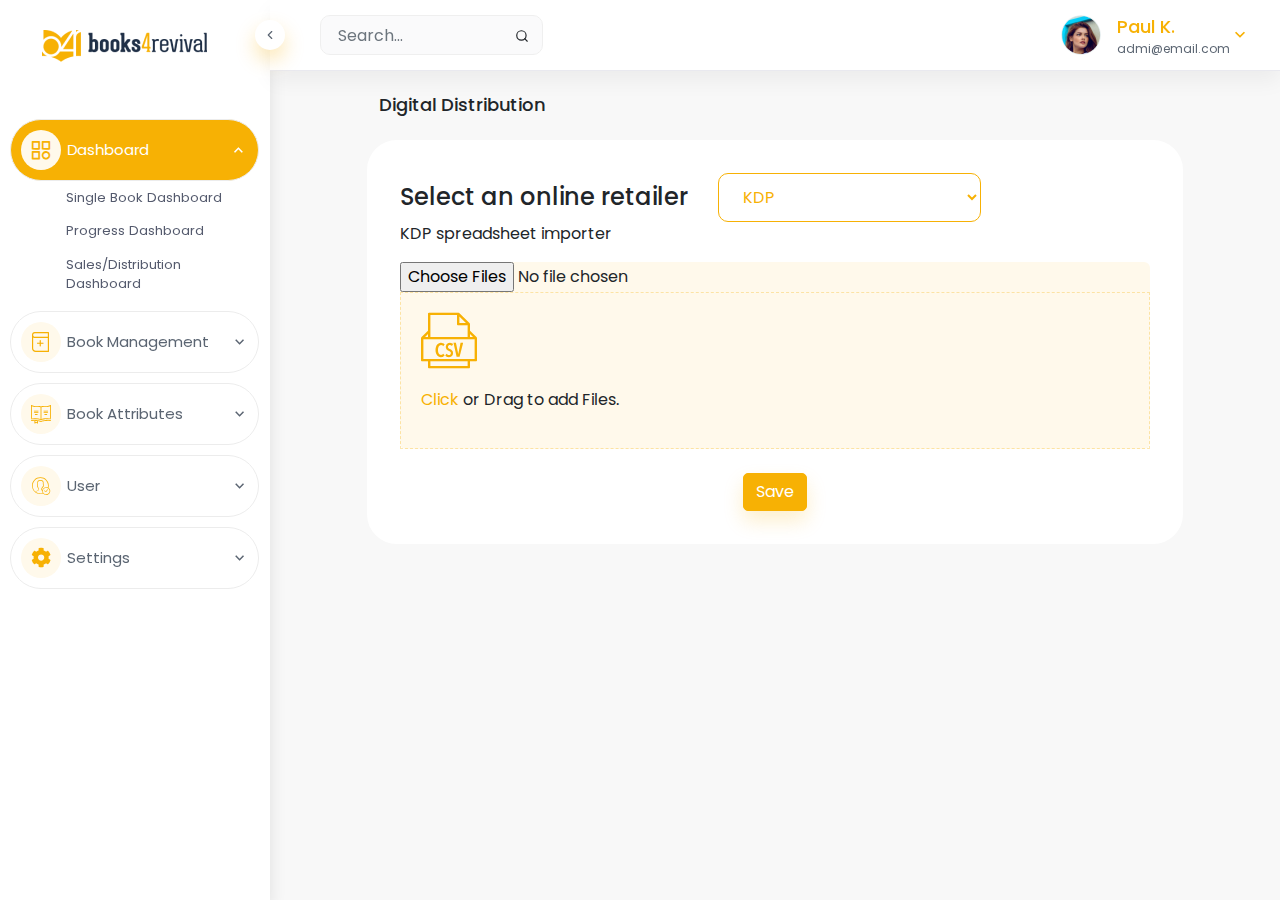
<file: digital-distribution.html>
<!doctype html>
<html lang="en">

<head>

    <meta charset="utf-8" />
    <title>Books 4 revival</title>
    <meta name="viewport" content="width=device-width, initial-scale=1.0">
    <meta content="Premium Multipurpose Admin & Dashboard Template" name="description" />
    <meta content="themessani" name="author" />
    <!-- App favicon -->
    <link rel="shortcut icon" href="assets/images/favicon.ico">

    <!-- preloader css -->
    <link rel="stylesheet" href="assets/css/preloader.min.css" type="text/css" />
    <!-- DataTables -->
    <link href="assets/libs/datatables.net-bs4/css/dataTables.bootstrap4.min.css" rel="stylesheet" type="text/css" />
    <link href="assets/libs/datatables.net-buttons-bs4/css/buttons.bootstrap4.min.css" rel="stylesheet"
        type="text/css" />

    <!-- Bootstrap Css -->
    <link href="assets/css/bootstrap.min.css" rel="stylesheet" type="text/css" />
    <link href="assets/icomoon/icon-moons.css" rel="stylesheet" type="text/css" />
    <!-- Icons Css -->
    <link href="assets/css/icons.min.css" rel="stylesheet" type="text/css" />
    <!-- App Css-->
    <link href="assets/css/style.css" rel="stylesheet" type="text/css" />

</head>

<body>
    <!-- <body data-layout="horizontal"> -->

    <!-- Begin page -->
    <div id="layout-wrapper">
        <header id="page-topbar">
            <div class="navbar-header">
                <div class="d-flex cc-collapsed-menu">
                    <button type="button" class="btn btn-sm font-size-16 header-item" id="vertical-menu-btn">
                        <i data-feather="chevron-left"></i>
                    </button>

                    <!-- App Search-->
                    <form class="app-search d-none d-lg-block">
                        <div class="position-relative">
                            <input type="text" class="form-control" placeholder="Search...">
                            <button class="btn" type="button"><i data-feather="search"></i></button>
                        </div>
                    </form>
                </div>

                <div class="d-flex">
                    <div class="dropdown d-inline-block d-lg-none ms-2">
                        <button type="button" class="btn header-item" id="page-header-search-dropdown"
                            data-bs-toggle="dropdown" aria-haspopup="true" aria-expanded="false">
                            <i data-feather="search" class="icon-lg"></i>
                        </button>
                        <div class="dropdown-menu dropdown-menu-lg dropdown-menu-end p-0"
                            aria-labelledby="page-header-search-dropdown">

                            <form class="p-3">
                                <div class="form-group m-0">
                                    <div class="input-group">
                                        <input type="text" class="form-control" placeholder="Search ..."
                                            aria-label="Search Result">
                                        <button class="btn" type="submit"><i data-feathe="search"></i></button>
                                    </div>
                                </div>
                            </form>
                        </div>
                    </div>
                    <div class="dropdown d-inline-block">
                        <button class="header-item bg-transparent d-flex align-items-center dropdown-toggle"
                            type="button" id="dropdownMenuButton" data-toggle="dropdown" aria-haspopup="true"
                            aria-expanded="false">
                            <img class="rounded-circle header-profile-user" src="assets/images/user.png"
                                alt="Header Avatar">
                            <div class="text-left ml-3">
                                <span class="d-none d-xl-inline-block fw-medium font-size-18 text-black">Paul
                                    K.</span>
                                <p class="mb-0 font-size-12 text-gray">admi@email.com</p>
                            </div>
                            <i class="mdi mdi-chevron-down d-none font-size-20 d-xl-inline-block text-yellow"></i>
                        </button>
                        <div class="dropdown-menu dropdown-menu-end" aria-labelledby="dropdownMenuButton">
                            <!-- item-->
                            <a class="dropdown-item" href="apps-contacts-profile.html"><i
                                    class="mdi mdi-face-profile font-size-16 align-middle me-1"></i> Profile</a>
                            <a class="dropdown-item" href="auth-lock-screen.html"><i
                                    class="mdi mdi-lock font-size-16 align-middle me-1"></i> Lock screen</a>
                            <div class="dropdown-divider"></div>
                            <a class="dropdown-item" href="auth-logout.html"><i
                                    class="mdi mdi-logout font-size-16 align-middle me-1"></i> Logout</a>
                        </div>
                    </div>
                </div>
            </div>
        </header>

        <!-- ========== Left Sidebar Start ========== -->
        <div class="vertical-menu">
            <div data-simplebar class="h-100">
                <!--- Sidemenu -->
                <div id="sidebar-menu">
                    <!-- LOGO -->
                    <div class="navbar-brand-box">
                        <a href="index.html" class="logo logo-dark">
                            <span class="logo-sm">
                                <img src="assets/images/sort-logo.png" alt="">
                            </span>
                            <span class="logo-lg">
                                <img src="assets/images/logo.png" alt="">
                            </span>
                        </a>

                        <a href="index.html" class="logo logo-light">
                            <span class="logo-sm">
                                <img src="assets/images/sort-logo.png" alt="">
                            </span>
                            <span class="logo-lg">
                                <img src="assets/images/logo.png" alt="">
                            </span>
                        </a>
                    </div>
                    <!-- Left Menu Start -->
                    <ul class="metismenu list-unstyled" id="side-menu">
                        <li class="mm-active">
                            <a href="javascript: void(0);" class="has-arrow" aria-expanded="true">
                                <i class="icon-dashboard"></i>
                                <span data-key="t-dashboard">Dashboard</span>
                            </a>
                            <ul class="sub-menu mm-collapse mm-show" aria-expanded="false">
                                <li><a href="#">Single Book Dashboard</a></li>
                                <li><a href="#">Progress Dashboard</a></li>
                                <li><a href="#">Sales/Distribution
                                        Dashboard</a></li>
                            </ul>
                        </li>

                        <li>
                            <a href="javascript: void(0);" class="has-arrow">
                                <i class="icon-book-plus"></i>
                                <span>Book Management</span>
                            </a>
                            <ul class="sub-menu" aria-expanded="false">
                                <li><a href="#">Book List</a></li>
                                <li><a href="#">Book Creation</a></li>
                            </ul>
                        </li>
                        <li>
                            <a href="javascript: void(0);" class="has-arrow">
                                <i class="icon-book-open"></i>
                                <span>Book Attributes</span>
                            </a>
                            <ul class="sub-menu" aria-expanded="false">
                                <li><a href="#">Book Format</a></li>
                                <li><a href="#">Book Series</a></li>
                                <li><a href="#">Book Status</a></li>
                                <li><a href="#">Book Tags</a></li>
                                <li><a href="#">Book Author</a></li>
                            </ul>
                        </li>
                        <li>
                            <a href="javascript: void(0);" class="has-arrow">
                                <i class="icon-user"></i>
                                <span>User</span>
                            </a>
                            <ul class="sub-menu" aria-expanded="false">
                                <li><a href="#">Production Report</a></li>
                                <li><a href="#">Distribution Report</a></li>
                            </ul>
                        </li>
                        <li>
                            <a href="javascript: void(0);" class="has-arrow">
                                <i class="fas fa-cog"></i>
                                <span>Settings</span>
                            </a>
                            <ul class="sub-menu" aria-expanded="true">
                                <li>
                                    <a href="javascript: void(0);" class="has-arrow">User</a>
                                    <ul class="sub-menu" aria-expanded="true">
                                        <li><a href="javascript: void(0);">User List</a></li>
                                        <li><a href="javascript: void(0);">User Role</a></li>
                                    </ul>
                                </li>
                                <li>
                                    <a href="javascript: void(0);" class="has-arrow">Setting</a>
                                    <ul class="sub-menu" aria-expanded="true">
                                        <li><a href="javascript: void(0);">System Setting</a></li>
                                        <li><a href="javascript: void(0);">Email Setting</a></li>
                                    </ul>
                                </li>
                            </ul>
                        </li>
                    </ul>

                </div>
                <!-- Sidebar -->
            </div>
        </div>
        <!-- Left Sidebar End -->



        <!-- ============================================================== -->
        <!-- Start right Content here -->
        <!-- ============================================================== -->
        <div class="main-content">
            <div class="page-content">
                <div class="container-fluid">
                    <!-- start page title -->
                    <div class="row">
                        <div class="col-xl-10 col-12 m-auto">
                            <div class="page-title-box d-sm-flex align-items-center justify-content-between">
                                <h4 class="mb-sm-0 font-size-18">Digital Distribution</h4>
                            </div>
                        </div>
                    </div>
                    <!-- end page title -->

                </div>
                <!-- container-fluid -->

                <div class="row">
                    <div class="col-xl-10 col-12 m-auto">
                        <div class="card">
                            <div class="card-body">
                                <div class="cc-select-items d-flex align-items-center">
                                    <h4>Select an online retailer</h4>
                                    <select name="" id="" class="ic-seclect">
                                        <option value="0">KDP</option>
                                        <option value="1">KDP</option>
                                        <option value="2">KDP</option>
                                    </select>
                                </div>

                                <p>KDP spreadsheet importer</p>

                                <div>
                                    <form action="#" class="dropzone">
                                        <div class="fallback">
                                            <input name="file" type="file" multiple="multiple">
                                        </div>
                                        <div class="dz-message needsclick">
                                            <div class="mb-3">
                                                <i class="display-4 text-muted text-yellow icon-csv"></i>
                                            </div>

                                            <p><span class="text-yellow">Click</span> or Drag to add Files.</p>
                                        </div>
                                    </form>
                                </div>

                                <div class="text-center mt-4">
                                    <button type="button" class="btn btn-primary">Save </button>
                                </div>
                            </div>
                        </div>
                    </div>
                </div>
            </div>
            <!-- End Page-content -->

            <!-- <footer class="footer">
                <div class="container-fluid">
                    <div class="row">
                        <div class="col-sm-6">
                            <script>document.write(new Date().getFullYear())</script> © themessani.
                        </div>
                        <div class="col-sm-6">
                            <div class="text-sm-end d-none d-sm-block">
                                Design & Develop by <a href="#!" class="text-decoration-underline">themessani</a>
                            </div>
                        </div>
                    </div>
                </div>
            </footer> -->
        </div>
        <!-- end main content-->

    </div>
    <!-- END layout-wrapper -->

    <!-- JAVASCRIPT -->
    <script src="assets/libs/jquery/jquery.min.js"></script>
    <script src="https://cdnjs.cloudflare.com/ajax/libs/popper.js/1.14.3/umd/popper.min.js"></script>
    <script src="https://stackpath.bootstrapcdn.com/bootstrap/4.1.3/js/bootstrap.min.js"></script>
    <script src="assets/libs/metismenu/metisMenu.min.js"></script>
    <script src="assets/libs/simplebar/simplebar.min.js"></script>
    <script src="assets/libs/node-waves/waves.min.js"></script>
    <script src="assets/libs/feather-icons/feather.min.js"></script>
    <!-- pace js -->
    <script src="assets/libs/pace-js/pace.min.js"></script>

    <!-- Required datatable js -->
    <script src="assets/libs/datatables.net/js/jquery.dataTables.min.js"></script>
    <script src="assets/libs/datatables.net-bs4/js/dataTables.bootstrap4.min.js"></script>
    <!-- Buttons examples -->
    <script src="assets/libs/datatables.net-buttons/js/dataTables.buttons.min.js"></script>
    <script src="assets/libs/datatables.net-buttons-bs4/js/buttons.bootstrap4.min.js"></script>
    <script src="assets/libs/jszip/jszip.min.js"></script>
    <script src="assets/libs/pdfmake/build/pdfmake.min.js"></script>
    <script src="assets/libs/pdfmake/build/vfs_fonts.js"></script>
    <script src="assets/libs/datatables.net-buttons/js/buttons.html5.min.js"></script>
    <script src="assets/libs/datatables.net-buttons/js/buttons.print.min.js"></script>
    <script src="assets/libs/datatables.net-buttons/js/buttons.colVis.min.js"></script>

    <!-- Responsive examples -->
    <script src="assets/libs/datatables.net-responsive/js/dataTables.responsive.min.js"></script>
    <script src="assets/libs/datatables.net-responsive-bs4/js/responsive.bootstrap4.min.js"></script>

    <!-- Datatable init js -->
    <script src="assets/js/pages/datatables.init.js"></script>

    <!-- apexcharts -->
    <script src="assets/libs/apexcharts/apexcharts.min.js"></script>
    <script src="assets/libs/raphael.min.js"></script>
    <script src="assets/libs/morris.min.js"></script>
    <script src="assets/js/pages/morris.init.js"></script>
    <script src="assets/js/pages/apexcharts.init.js"></script>
    <!-- dashboard init -->
    <script src="assets/js/app.js"></script>

</body>

</html>
</file>
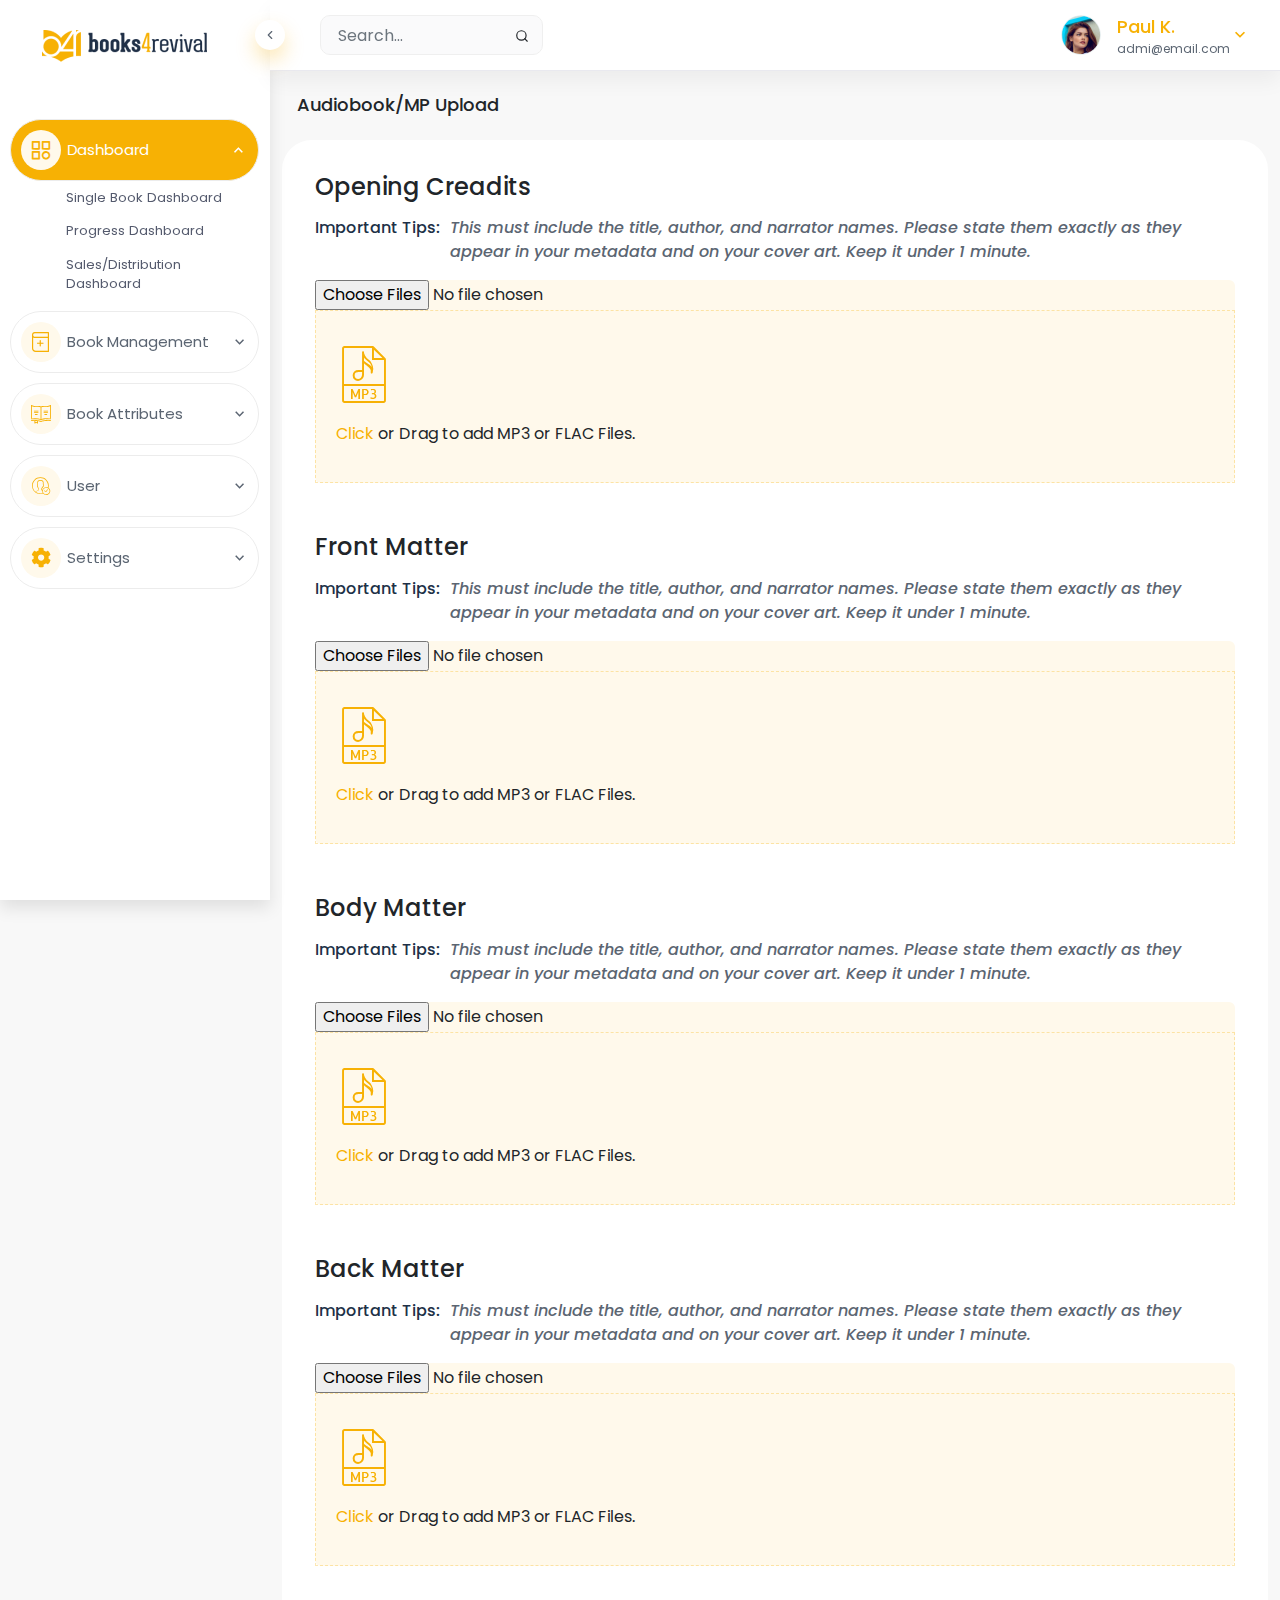
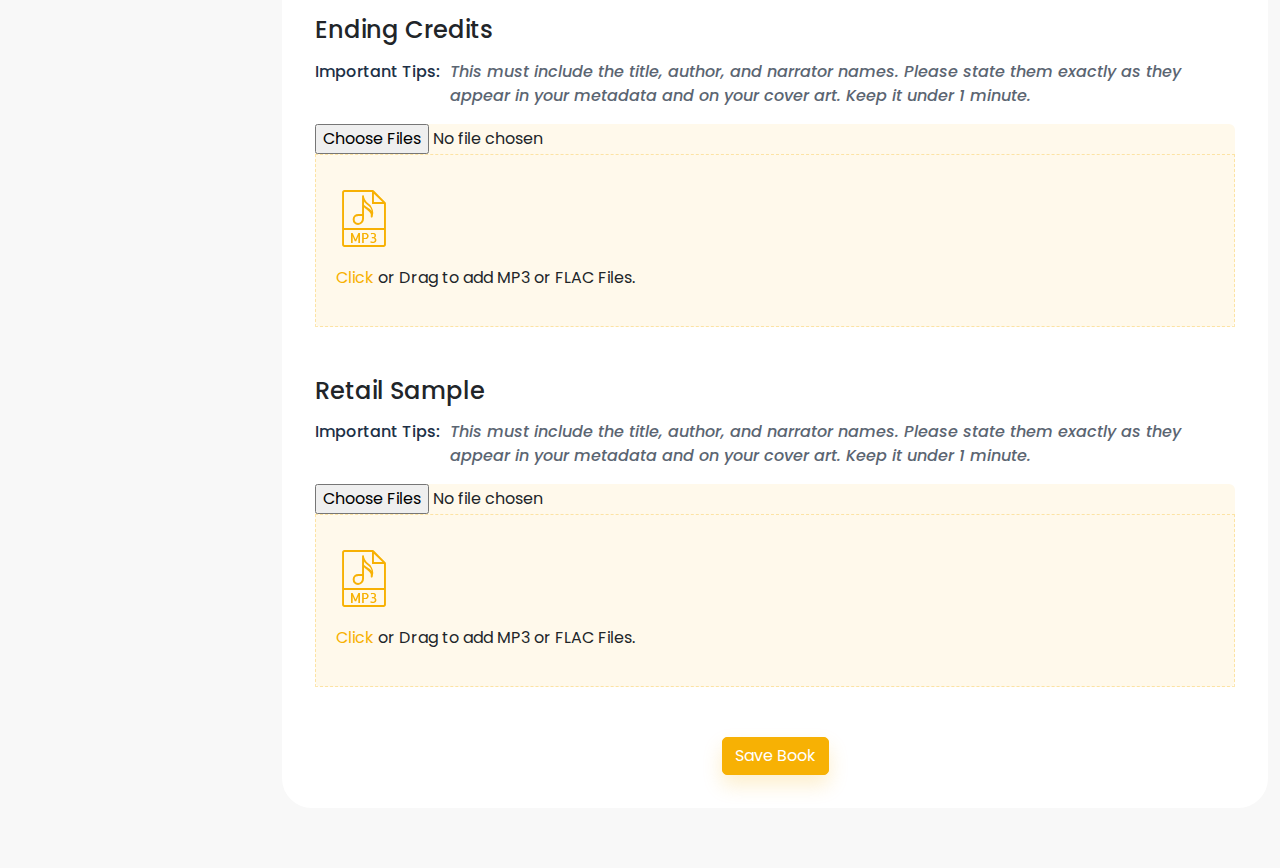
<file: mp-upload.html>
<!doctype html>
<html lang="en">

<head>

    <meta charset="utf-8" />
    <title>Books 4 revival</title>
    <meta name="viewport" content="width=device-width, initial-scale=1.0">
    <meta content="Premium Multipurpose Admin & Dashboard Template" name="description" />
    <meta content="themessani" name="author" />
    <!-- App favicon -->
    <link rel="shortcut icon" href="assets/images/favicon.ico">

    <!-- preloader css -->
    <link rel="stylesheet" href="assets/css/preloader.min.css" type="text/css" />
    <!-- DataTables -->
    <link href="assets/libs/datatables.net-bs4/css/dataTables.bootstrap4.min.css" rel="stylesheet" type="text/css" />
    <link href="assets/libs/datatables.net-buttons-bs4/css/buttons.bootstrap4.min.css" rel="stylesheet"
        type="text/css" />

    <!-- Bootstrap Css -->
    <link href="assets/css/bootstrap.min.css" rel="stylesheet" type="text/css" />
    <link href="assets/icomoon/icon-moons.css" rel="stylesheet" type="text/css" />
    <!-- Icons Css -->
    <link href="assets/css/icons.min.css" rel="stylesheet" type="text/css" />
    <!-- App Css-->
    <link href="assets/css/style.css" rel="stylesheet" type="text/css" />

</head>

<body>
    <!-- <body data-layout="horizontal"> -->

    <!-- Begin page -->
    <div id="layout-wrapper">
        <header id="page-topbar">
            <div class="navbar-header">
                <div class="d-flex cc-collapsed-menu">
                    <button type="button" class="btn btn-sm font-size-16 header-item" id="vertical-menu-btn">
                        <i data-feather="chevron-left"></i>
                    </button>

                    <!-- App Search-->
                    <form class="app-search d-none d-lg-block">
                        <div class="position-relative">
                            <input type="text" class="form-control" placeholder="Search...">
                            <button class="btn" type="button"><i data-feather="search"></i></button>
                        </div>
                    </form>
                </div>

                <div class="d-flex">
                    <div class="dropdown d-inline-block d-lg-none ms-2">
                        <button type="button" class="btn header-item" id="page-header-search-dropdown"
                            data-bs-toggle="dropdown" aria-haspopup="true" aria-expanded="false">
                            <i data-feather="search" class="icon-lg"></i>
                        </button>
                        <div class="dropdown-menu dropdown-menu-lg dropdown-menu-end p-0"
                            aria-labelledby="page-header-search-dropdown">

                            <form class="p-3">
                                <div class="form-group m-0">
                                    <div class="input-group">
                                        <input type="text" class="form-control" placeholder="Search ..."
                                            aria-label="Search Result">
                                        <button class="btn" type="submit"><i data-feathe="search"></i></button>
                                    </div>
                                </div>
                            </form>
                        </div>
                    </div>
                    <div class="dropdown d-inline-block">
                        <button class="header-item bg-transparent d-flex align-items-center dropdown-toggle"
                            type="button" id="dropdownMenuButton" data-toggle="dropdown" aria-haspopup="true"
                            aria-expanded="false">
                            <img class="rounded-circle header-profile-user" src="assets/images/user.png"
                                alt="Header Avatar">
                            <div class="text-left ml-3">
                                <span class="d-none d-xl-inline-block fw-medium font-size-18 text-black">Paul
                                    K.</span>
                                <p class="mb-0 font-size-12 text-gray">admi@email.com</p>
                            </div>
                            <i class="mdi mdi-chevron-down d-none font-size-20 d-xl-inline-block text-yellow"></i>
                        </button>
                        <div class="dropdown-menu dropdown-menu-end" aria-labelledby="dropdownMenuButton">
                            <!-- item-->
                            <a class="dropdown-item" href="apps-contacts-profile.html"><i
                                    class="mdi mdi-face-profile font-size-16 align-middle me-1"></i> Profile</a>
                            <a class="dropdown-item" href="auth-lock-screen.html"><i
                                    class="mdi mdi-lock font-size-16 align-middle me-1"></i> Lock screen</a>
                            <div class="dropdown-divider"></div>
                            <a class="dropdown-item" href="auth-logout.html"><i
                                    class="mdi mdi-logout font-size-16 align-middle me-1"></i> Logout</a>
                        </div>
                    </div>
                </div>
            </div>
        </header>

        <!-- ========== Left Sidebar Start ========== -->
        <div class="vertical-menu">
            <div data-simplebar class="h-100">
                <!--- Sidemenu -->
                <div id="sidebar-menu">
                    <!-- LOGO -->
                    <div class="navbar-brand-box">
                        <a href="index.html" class="logo logo-dark">
                            <span class="logo-sm">
                                <img src="assets/images/sort-logo.png" alt="">
                            </span>
                            <span class="logo-lg">
                                <img src="assets/images/logo.png" alt="">
                            </span>
                        </a>

                        <a href="index.html" class="logo logo-light">
                            <span class="logo-sm">
                                <img src="assets/images/sort-logo.png" alt="">
                            </span>
                            <span class="logo-lg">
                                <img src="assets/images/logo.png" alt="">
                            </span>
                        </a>
                    </div>
                    <!-- Left Menu Start -->
                    <ul class="metismenu list-unstyled" id="side-menu">
                        <li class="mm-active">
                            <a href="javascript: void(0);" class="has-arrow" aria-expanded="true">
                                <i class="icon-dashboard"></i>
                                <span data-key="t-dashboard">Dashboard</span>
                            </a>
                            <ul class="sub-menu mm-collapse mm-show" aria-expanded="false">
                                <li><a href="#">Single Book Dashboard</a></li>
                                <li><a href="#">Progress Dashboard</a></li>
                                <li><a href="#">Sales/Distribution
                                        Dashboard</a></li>
                            </ul>
                        </li>

                        <li>
                            <a href="javascript: void(0);" class="has-arrow">
                                <i class="icon-book-plus"></i>
                                <span>Book Management</span>
                            </a>
                            <ul class="sub-menu" aria-expanded="false">
                                <li><a href="#">Book List</a></li>
                                <li><a href="#">Book Creation</a></li>
                            </ul>
                        </li>
                        <li>
                            <a href="javascript: void(0);" class="has-arrow">
                                <i class="icon-book-open"></i>
                                <span>Book Attributes</span>
                            </a>
                            <ul class="sub-menu" aria-expanded="false">
                                <li><a href="#">Book Format</a></li>
                                <li><a href="#">Book Series</a></li>
                                <li><a href="#">Book Status</a></li>
                                <li><a href="#">Book Tags</a></li>
                                <li><a href="#">Book Author</a></li>
                            </ul>
                        </li>
                        <li>
                            <a href="javascript: void(0);" class="has-arrow">
                                <i class="icon-user"></i>
                                <span>User</span>
                            </a>
                            <ul class="sub-menu" aria-expanded="false">
                                <li><a href="#">Production Report</a></li>
                                <li><a href="#">Distribution Report</a></li>
                            </ul>
                        </li>
                        <li>
                            <a href="javascript: void(0);" class="has-arrow">
                                <i class="fas fa-cog"></i>
                                <span>Settings</span>
                            </a>
                            <ul class="sub-menu" aria-expanded="true">
                                <li>
                                    <a href="javascript: void(0);" class="has-arrow">User</a>
                                    <ul class="sub-menu" aria-expanded="true">
                                        <li><a href="javascript: void(0);">User List</a></li>
                                        <li><a href="javascript: void(0);">User Role</a></li>
                                    </ul>
                                </li>
                                <li>
                                    <a href="javascript: void(0);" class="has-arrow">Setting</a>
                                    <ul class="sub-menu" aria-expanded="true">
                                        <li><a href="javascript: void(0);">System Setting</a></li>
                                        <li><a href="javascript: void(0);">Email Setting</a></li>
                                    </ul>
                                </li>
                            </ul>
                        </li>
                    </ul>

                </div>
                <!-- Sidebar -->
            </div>
        </div>
        <!-- Left Sidebar End -->



        <!-- ============================================================== -->
        <!-- Start right Content here -->
        <!-- ============================================================== -->
        <div class="main-content">
            <div class="page-content">
                <div class="container-fluid">
                    <!-- start page title -->
                    <div class="row">
                        <div class="col-xxl-10 col-12 m-auto">
                            <div class="page-title-box d-sm-flex align-items-center justify-content-between">
                                <h4 class="mb-sm-0 font-size-18">Audiobook/MP Upload</h4>
                            </div>
                        </div>
                    </div>
                    <!-- end page title -->

                </div>
                <!-- container-fluid -->

                <div class="row">
                    <div class="col-xxl-10 col-12 m-auto">
                        <div class="card">
                            <div class="card-body">
                                <div class="row">
                                    <div class="col-lg-12">
                                        <div class="cc-file-upload">
                                            <h4 class="cc-heading-24">Opening Creadits</h4>
                                            <div class="cc-mp-upload">
                                                <ul class="list-unstyled d-flex">
                                                    <li><span class="cc-font-weigth text-nowrap">Important Tips:</span>
                                                    </li>
                                                    <li class="text-wrap"> <i class="cc-font-weigth text-gray">This must
                                                            include the title,
                                                            author, and narrator names. Please state them exactly as
                                                            they
                                                            appear in your metadata and on your cover art. Keep it under
                                                            1
                                                            minute.</i></li>
                                                </ul>
                                            </div>
                                            <div class="cc-file-card">
                                                <form action="#" class="dropzone">
                                                    <div class="fallback">
                                                        <input name="file" type="file" multiple="multiple">
                                                    </div>
                                                    <div class="dz-message needsclick">
                                                        <div class="mb-3 mt-3">
                                                            <i class="display-4 text-muted text-yellow icon-mp3"></i>
                                                        </div>

                                                        <p> <span class="text-yellow">Click</span> or Drag to add MP3 or
                                                            FLAC Files.
                                                        </p>
                                                    </div>
                                                </form>
                                            </div>
                                        </div>
                                        <div class="cc-file-upload">
                                            <h4 class="cc-heading-24">Front Matter</h4>
                                            <div class="cc-mp-upload">
                                                <ul class="list-unstyled d-flex">
                                                    <li><span class="cc-font-weigth text-nowrap">Important Tips:</span>
                                                    </li>
                                                    <li class="text-wrap"> <i class="cc-font-weigth text-gray">This must
                                                            include the title,
                                                            author, and narrator names. Please state them exactly as
                                                            they
                                                            appear in your metadata and on your cover art. Keep it under
                                                            1
                                                            minute.</i></li>
                                                </ul>
                                            </div>
                                            <div class="cc-file-card">
                                                <form action="#" class="dropzone">
                                                    <div class="fallback">
                                                        <input name="file" type="file" multiple="multiple">
                                                    </div>
                                                    <div class="dz-message needsclick">
                                                        <div class="mb-3 mt-3">
                                                            <i class="display-4 text-muted text-yellow icon-mp3"></i>
                                                        </div>

                                                        <p> <span class="text-yellow">Click</span> or Drag to add MP3 or
                                                            FLAC Files.
                                                        </p>
                                                    </div>
                                                </form>
                                            </div>
                                        </div>
                                        <div class="cc-file-upload">
                                            <h4 class="cc-heading-24">Body Matter</h4>
                                            <div class="cc-mp-upload">
                                                <ul class="list-unstyled d-flex">
                                                    <li><span class="cc-font-weigth text-nowrap">Important Tips:</span>
                                                    </li>
                                                    <li class="text-wrap"> <i class="cc-font-weigth text-gray">This must
                                                            include the title,
                                                            author, and narrator names. Please state them exactly as
                                                            they
                                                            appear in your metadata and on your cover art. Keep it under
                                                            1
                                                            minute.</i></li>
                                                </ul>
                                            </div>
                                            <div class="cc-file-card">
                                                <form action="#" class="dropzone">
                                                    <div class="fallback">
                                                        <input name="file" type="file" multiple="multiple">
                                                    </div>
                                                    <div class="dz-message needsclick">
                                                        <div class="mb-3 mt-3">
                                                            <i class="display-4 text-muted text-yellow icon-mp3"></i>
                                                        </div>

                                                        <p> <span class="text-yellow">Click</span> or Drag to add MP3 or
                                                            FLAC Files.
                                                        </p>
                                                    </div>
                                                </form>
                                            </div>
                                        </div>
                                        <div class="cc-file-upload">
                                            <h4 class="cc-heading-24">Back Matter</h4>
                                            <div class="cc-mp-upload">
                                                <ul class="list-unstyled d-flex">
                                                    <li><span class="cc-font-weigth text-nowrap">Important Tips:</span>
                                                    </li>
                                                    <li class="text-wrap"> <i class="cc-font-weigth text-gray">This must
                                                            include the title,
                                                            author, and narrator names. Please state them exactly as
                                                            they
                                                            appear in your metadata and on your cover art. Keep it under
                                                            1
                                                            minute.</i></li>
                                                </ul>
                                            </div>
                                            <div class="cc-file-card">
                                                <form action="#" class="dropzone">
                                                    <div class="fallback">
                                                        <input name="file" type="file" multiple="multiple">
                                                    </div>
                                                    <div class="dz-message needsclick">
                                                        <div class="mb-3 mt-3">
                                                            <i class="display-4 text-muted text-yellow icon-mp3"></i>
                                                        </div>

                                                        <p> <span class="text-yellow">Click</span> or Drag to add MP3 or
                                                            FLAC Files.
                                                        </p>
                                                    </div>
                                                </form>
                                            </div>
                                        </div>
                                        <div class="cc-file-upload">
                                            <h4 class="cc-heading-24">Ending Credits</h4>
                                            <div class="cc-mp-upload">
                                                <ul class="list-unstyled d-flex">
                                                    <li><span class="cc-font-weigth text-nowrap">Important Tips:</span>
                                                    </li>
                                                    <li class="text-wrap"> <i class="cc-font-weigth text-gray">This must
                                                            include the title,
                                                            author, and narrator names. Please state them exactly as
                                                            they
                                                            appear in your metadata and on your cover art. Keep it under
                                                            1
                                                            minute.</i></li>
                                                </ul>
                                            </div>
                                            <div class="cc-file-card">
                                                <form action="#" class="dropzone">
                                                    <div class="fallback">
                                                        <input name="file" type="file" multiple="multiple">
                                                    </div>
                                                    <div class="dz-message needsclick">
                                                        <div class="mb-3 mt-3">
                                                            <i class="display-4 text-muted text-yellow icon-mp3"></i>
                                                        </div>

                                                        <p> <span class="text-yellow">Click</span> or Drag to add MP3 or
                                                            FLAC Files.
                                                        </p>
                                                    </div>
                                                </form>
                                            </div>
                                        </div>
                                        <div class="cc-file-upload">
                                            <h4 class="cc-heading-24">Retail Sample</h4>
                                            <div class="cc-mp-upload">
                                                <ul class="list-unstyled d-flex">
                                                    <li><span class="cc-font-weigth text-nowrap">Important Tips:</span>
                                                    </li>
                                                    <li class="text-wrap"> <i class="cc-font-weigth text-gray">This must
                                                            include the title,
                                                            author, and narrator names. Please state them exactly as
                                                            they
                                                            appear in your metadata and on your cover art. Keep it under
                                                            1
                                                            minute.</i></li>
                                                </ul>
                                            </div>
                                            <div class="cc-file-card">
                                                <form action="#" class="dropzone">
                                                    <div class="fallback">
                                                        <input name="file" type="file" multiple="multiple">
                                                    </div>
                                                    <div class="dz-message needsclick">
                                                        <div class="mb-3 mt-3">
                                                            <i class="display-4 text-muted text-yellow icon-mp3"></i>
                                                        </div>

                                                        <p> <span class="text-yellow">Click</span> or Drag to add MP3 or
                                                            FLAC Files.
                                                        </p>
                                                    </div>
                                                </form>
                                            </div>
                                        </div>

                                        <div class="text-center mt-4">
                                            <button type="button" class="btn btn-primary">Save Book </button>
                                        </div>
                                    </div>
                                </div>

                            </div>
                        </div>
                    </div>
                </div>
            </div>
            <!-- End Page-content -->

            <!-- <footer class="footer">
                <div class="container-fluid">
                    <div class="row">
                        <div class="col-sm-6">
                            <script>document.write(new Date().getFullYear())</script> © themessani.
                        </div>
                        <div class="col-sm-6">
                            <div class="text-sm-end d-none d-sm-block">
                                Design & Develop by <a href="#!" class="text-decoration-underline">themessani</a>
                            </div>
                        </div>
                    </div>
                </div>
            </footer> -->
        </div>
        <!-- end main content-->

    </div>
    <!-- END layout-wrapper -->

    <!-- JAVASCRIPT -->
    <script src="assets/libs/jquery/jquery.min.js"></script>
    <script src="https://cdnjs.cloudflare.com/ajax/libs/popper.js/1.14.3/umd/popper.min.js"></script>
    <script src="https://stackpath.bootstrapcdn.com/bootstrap/4.1.3/js/bootstrap.min.js"></script>
    <script src="assets/libs/metismenu/metisMenu.min.js"></script>
    <script src="assets/libs/simplebar/simplebar.min.js"></script>
    <script src="assets/libs/node-waves/waves.min.js"></script>
    <script src="assets/libs/feather-icons/feather.min.js"></script>
    <!-- pace js -->
    <script src="assets/libs/pace-js/pace.min.js"></script>

    <!-- Required datatable js -->
    <script src="assets/libs/datatables.net/js/jquery.dataTables.min.js"></script>
    <script src="assets/libs/datatables.net-bs4/js/dataTables.bootstrap4.min.js"></script>
    <!-- Buttons examples -->
    <script src="assets/libs/datatables.net-buttons/js/dataTables.buttons.min.js"></script>
    <script src="assets/libs/datatables.net-buttons-bs4/js/buttons.bootstrap4.min.js"></script>
    <script src="assets/libs/jszip/jszip.min.js"></script>
    <script src="assets/libs/pdfmake/build/pdfmake.min.js"></script>
    <script src="assets/libs/pdfmake/build/vfs_fonts.js"></script>
    <script src="assets/libs/datatables.net-buttons/js/buttons.html5.min.js"></script>
    <script src="assets/libs/datatables.net-buttons/js/buttons.print.min.js"></script>
    <script src="assets/libs/datatables.net-buttons/js/buttons.colVis.min.js"></script>

    <!-- Responsive examples -->
    <script src="assets/libs/datatables.net-responsive/js/dataTables.responsive.min.js"></script>
    <script src="assets/libs/datatables.net-responsive-bs4/js/responsive.bootstrap4.min.js"></script>

    <!-- Datatable init js -->
    <script src="assets/js/pages/datatables.init.js"></script>

    <!-- apexcharts -->
    <script src="assets/libs/apexcharts/apexcharts.min.js"></script>
    <script src="assets/libs/raphael.min.js"></script>
    <script src="assets/libs/morris.min.js"></script>
    <script src="assets/js/pages/morris.init.js"></script>
    <script src="assets/js/pages/apexcharts.init.js"></script>
    <!-- dashboard init -->
    <script src="assets/js/app.js"></script>

</body>

</html>
</file>
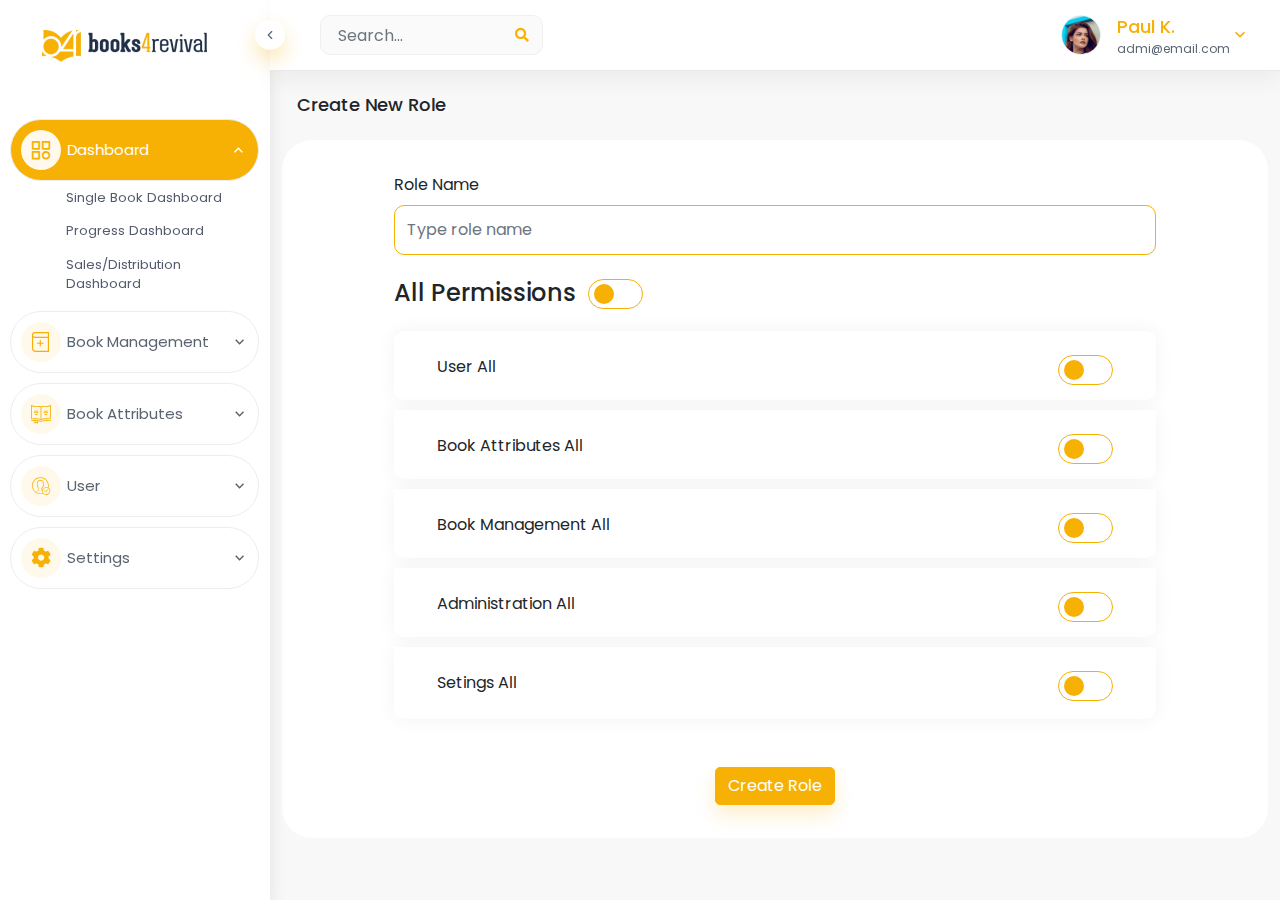
<file: role-create.html>
<!doctype html>
<html lang="en">

<head>

    <meta charset="utf-8" />
    <title>Books 4 revival</title>
    <meta name="viewport" content="width=device-width, initial-scale=1.0">
    <meta content="Premium Multipurpose Admin & Dashboard Template" name="description" />
    <meta content="themessani" name="author" />
    <!-- App favicon -->
    <link rel="shortcut icon" href="assets/images/favicon.ico">

    <!-- preloader css -->
    <link rel="stylesheet" href="assets/css/preloader.min.css" type="text/css" />
    <!-- DataTables -->
    <link href="assets/libs/datatables.net-bs4/css/dataTables.bootstrap4.min.css" rel="stylesheet" type="text/css" />
    <link href="assets/libs/datatables.net-buttons-bs4/css/buttons.bootstrap4.min.css" rel="stylesheet"
        type="text/css" />

    <!-- Bootstrap Css -->
    <link href="assets/css/bootstrap.min.css" rel="stylesheet" type="text/css" />
    <link href="assets/icomoon/icon-moons.css" rel="stylesheet" type="text/css" />
    <!-- Icons Css -->
    <link href="assets/css/icons.min.css" rel="stylesheet" type="text/css" />
    <!-- App Css-->
    <link href="assets/css/style.css" rel="stylesheet" type="text/css" />

</head>

<body>
    <!-- <body data-layout="horizontal"> -->

    <!-- Begin page -->
    <div id="layout-wrapper">
        <header id="page-topbar">
            <div class="navbar-header">
                <div class="d-flex cc-collapsed-menu">
                    <button type="button" class="btn btn-sm font-size-16 header-item" id="vertical-menu-btn">
                        <i data-feather="chevron-left"></i>
                    </button>

                    <!-- App Search-->
                    <form class="app-search d-none d-lg-block">
                        <div class="position-relative">
                            <input type="text" class="form-control" placeholder="Search...">
                            <button class="btn" type="button"><i class="fas fa-search"></i></button>
                        </div>
                    </form>
                </div>

                <div class="d-flex">
                    <div class="dropdown d-inline-block d-lg-none ml-2">
                        <button type="button" class="btn header-item" id="page-header-search-dropdown"
                            data-bs-toggle="dropdown" aria-haspopup="true" aria-expanded="false">
                            <i data-feather="search" class="icon-lg"></i>
                        </button>
                        <div class="dropdown-menu dropdown-menu-lg dropdown-menu-end p-0"
                            aria-labelledby="page-header-search-dropdown">

                            <form class="p-3">
                                <div class="form-group m-0">
                                    <div class="input-group">
                                        <input type="text" class="form-control" placeholder="Search ..."
                                            aria-label="Search Result">
                                        <button class="btn" type="submit"><i class="fas fa-search"></i></button>
                                    </div>
                                </div>
                            </form>
                        </div>
                    </div>
                    <div class="dropdown d-inline-block">
                        <button class="header-item bg-transparent d-flex align-items-center dropdown-toggle"
                            type="button" id="dropdownMenuButton" data-toggle="dropdown" aria-haspopup="true"
                            aria-expanded="false">
                            <img class="rounded-circle header-profile-user" src="assets/images/user.png"
                                alt="Header Avatar">
                            <div class="text-left ml-3">
                                <span class="d-none d-xl-inline-block fw-medium font-size-18 text-black">Paul
                                    K.</span>
                                <p class="mb-0 font-size-12 text-gray">admi@email.com</p>
                            </div>
                            <i class="mdi mdi-chevron-down d-none font-size-20 d-xl-inline-block text-yellow"></i>
                        </button>
                        <div class="dropdown-menu dropdown-menu-end" aria-labelledby="dropdownMenuButton">
                            <!-- item-->
                            <a class="dropdown-item" href="apps-contacts-profile.html"><i
                                    class="mdi mdi-face-profile font-size-16 align-middle me-1"></i> Profile</a>
                            <a class="dropdown-item" href="auth-lock-screen.html"><i
                                    class="mdi mdi-lock font-size-16 align-middle me-1"></i> Lock screen</a>
                            <div class="dropdown-divider"></div>
                            <a class="dropdown-item" href="auth-logout.html"><i
                                    class="mdi mdi-logout font-size-16 align-middle me-1"></i> Logout</a>
                        </div>
                    </div>
                </div>
            </div>
        </header>

        <!-- ========== Left Sidebar Start ========== -->
        <div class="vertical-menu">
            <div data-simplebar class="h-100">
                <!--- Sidemenu -->
                <div id="sidebar-menu">
                    <!-- LOGO -->
                    <div class="navbar-brand-box">
                        <a href="index.html" class="logo logo-dark">
                            <span class="logo-sm">
                                <img src="assets/images/sort-logo.png" alt="">
                            </span>
                            <span class="logo-lg">
                                <img src="assets/images/logo.png" alt="">
                            </span>
                        </a>

                        <a href="index.html" class="logo logo-light">
                            <span class="logo-sm">
                                <img src="assets/images/sort-logo.png" alt="">
                            </span>
                            <span class="logo-lg">
                                <img src="assets/images/logo.png" alt="">
                            </span>
                        </a>
                    </div>
                    <!-- Left Menu Start -->
                    <ul class="metismenu list-unstyled" id="side-menu">
                        <li class="mm-active">
                            <a href="javascript: void(0);" class="has-arrow" aria-expanded="true">
                                <i class="icon-dashboard"></i>
                                <span data-key="t-dashboard">Dashboard</span>
                            </a>
                            <ul class="sub-menu mm-collapse mm-show" aria-expanded="false">
                                <li><a href="#">Single Book Dashboard</a></li>
                                <li><a href="#">Progress Dashboard</a></li>
                                <li><a href="#">Sales/Distribution
                                        Dashboard</a></li>
                            </ul>
                        </li>

                        <li>
                            <a href="javascript: void(0);" class="has-arrow">
                                <i class="icon-book-plus"></i>
                                <span>Book Management</span>
                            </a>
                            <ul class="sub-menu" aria-expanded="false">
                                <li><a href="#">Book List</a></li>
                                <li><a href="#">Book Creation</a></li>
                            </ul>
                        </li>
                        <li>
                            <a href="javascript: void(0);" class="has-arrow">
                                <i class="icon-book-open"></i>
                                <span>Book Attributes</span>
                            </a>
                            <ul class="sub-menu" aria-expanded="false">
                                <li><a href="#">Book Format</a></li>
                                <li><a href="#">Book Series</a></li>
                                <li><a href="#">Book Status</a></li>
                                <li><a href="#">Book Tags</a></li>
                                <li><a href="#">Book Author</a></li>
                            </ul>
                        </li>
                        <li>
                            <a href="javascript: void(0);" class="has-arrow">
                                <i class="icon-user"></i>
                                <span>User</span>
                            </a>
                            <ul class="sub-menu" aria-expanded="false">
                                <li><a href="#">Production Report</a></li>
                                <li><a href="#">Distribution Report</a></li>
                            </ul>
                        </li>
                        <li>
                            <a href="javascript: void(0);" class="has-arrow">
                                <i class="fas fa-cog"></i>
                                <span>Settings</span>
                            </a>
                            <ul class="sub-menu" aria-expanded="true">
                                <li>
                                    <a href="javascript: void(0);" class="has-arrow">User</a>
                                    <ul class="sub-menu" aria-expanded="true">
                                        <li><a href="javascript: void(0);">User List</a></li>
                                        <li><a href="javascript: void(0);">User Role</a></li>
                                    </ul>
                                </li>
                                <li>
                                    <a href="javascript: void(0);" class="has-arrow">Setting</a>
                                    <ul class="sub-menu" aria-expanded="true">
                                        <li><a href="javascript: void(0);">System Setting</a></li>
                                        <li><a href="javascript: void(0);">Email Setting</a></li>
                                    </ul>
                                </li>
                            </ul>
                        </li>
                    </ul>

                </div>
                <!-- Sidebar -->
            </div>
        </div>
        <!-- Left Sidebar End -->



        <!-- ============================================================== -->
        <!-- Start right Content here -->
        <!-- ============================================================== -->
        <div class="main-content">
            <div class="page-content">
                <div class="container-fluid">
                    <!-- start page title -->
                    <div class="row">
                        <div class="col-12">
                            <div class="page-title-box d-sm-flex align-items-center justify-content-between">
                                <h4 class="mb-sm-0 font-size-18">Create New Role</h4>
                            </div>
                        </div>
                    </div>
                    <!-- end page title -->

                </div>
                <!-- container-fluid -->

                <div class="row">
                    <div class="col-lg-12">
                        <div class="card">
                            <div class="card-body">
                                <div class="row">
                                    <div class="col-lg-10 m-auto">
                                        <div class="form-group">
                                            <label for="#">Role Name</label>
                                            <div class="position-relative">
                                                <input type="text" class="form-control" placeholder="Type role name">
                                            </div>
                                        </div>
                                        <form action="#">
                                            <div class="cc-permission-all mt-4 ">
                                                <div class="d-flex align-items-cnter">
                                                    <h4 class="d-flex">All Permissions</h4>
                                                    <div class="custom-control custom-switch">
                                                        <input type="checkbox" class="custom-control-input"
                                                            id="customSwitch1">
                                                        <label class="custom-control-label" for="customSwitch1"></label>
                                                    </div>
                                                </div>
                                                <div class="cc-permission-inner mt-4">
                                                    <div class="accordion" id="accordionExample">
                                                        <div class="card">
                                                            <div class="card-header d-flex align-items-center justify-content-between"
                                                                id="headingOne">
                                                                <p class="mb-0">User All</p>
                                                                <div class="custom-control custom-switch">
                                                                    <input type="checkbox" class="custom-control-input"
                                                                        id="customSwitch2" data-toggle="collapse"
                                                                        data-target="#collapseOne" aria-expanded="false"
                                                                        aria-controls="collapseOne">
                                                                    <label class="custom-control-label"
                                                                        for="customSwitch2"></label>
                                                                </div>
                                                            </div>

                                                            <div id="collapseOne" class="collapse"
                                                                aria-labelledby="headingOne"
                                                                data-parent="#accordionExample">
                                                                <div class="card-body">
                                                                    <ul class="cc-permission-under">
                                                                        <li
                                                                            class="d-flex align-items-center justify-content-between">
                                                                            <p class="mb-0">Add User</p>
                                                                            <div class="custom-control custom-switch">
                                                                                <input type="checkbox"
                                                                                    class="custom-control-input"
                                                                                    id="customSwitch3">
                                                                                <label class="custom-control-label"
                                                                                    for="customSwitch3"></label>
                                                                            </div>
                                                                        </li>
                                                                        <li
                                                                            class="d-flex align-items-center justify-content-between">
                                                                            <p class="mb-0">Edit User</p>
                                                                            <div class="custom-control custom-switch">
                                                                                <input type="checkbox"
                                                                                    class="custom-control-input"
                                                                                    id="customSwitch4">
                                                                                <label class="custom-control-label"
                                                                                    for="customSwitch4"></label>
                                                                            </div>
                                                                        </li>
                                                                        <li
                                                                            class="d-flex align-items-center justify-content-between">
                                                                            <p class="mb-0">Show User</p>
                                                                            <div class="custom-control custom-switch">
                                                                                <input type="checkbox"
                                                                                    class="custom-control-input"
                                                                                    id="customSwitch5">
                                                                                <label class="custom-control-label"
                                                                                    for="customSwitch5"></label>
                                                                            </div>
                                                                        </li>
                                                                        <li
                                                                            class="d-flex align-items-center justify-content-between">
                                                                            <p class="mb-0">Delete User</p>
                                                                            <div class="custom-control custom-switch">
                                                                                <input type="checkbox"
                                                                                    class="custom-control-input"
                                                                                    id="customSwitch6">
                                                                                <label class="custom-control-label"
                                                                                    for="customSwitch6"></label>
                                                                            </div>
                                                                        </li>
                                                                    </ul>
                                                                </div>
                                                            </div>
                                                        </div>
                                                        <div class="card">
                                                            <div class="card-header  d-flex align-items-center justify-content-between"
                                                                id="headingTwo">
                                                                <p class="mb-0">Book Attributes All</p>
                                                                <div class="custom-control custom-switch">
                                                                    <input type="checkbox" class="custom-control-input"
                                                                        id="customSwitch-2" data-toggle="collapse"
                                                                        data-target="#collapse1" aria-expanded="false"
                                                                        aria-controls="collapse1">
                                                                    <label class="custom-control-label"
                                                                        for="customSwitch-2"></label>
                                                                </div>
                                                            </div>
                                                            <div id="collapse1" class="collapse"
                                                                aria-labelledby="headingTwo"
                                                                data-parent="#accordionExample">
                                                                <div class="card-body">
                                                                    <ul class="cc-permission-under">
                                                                        <li
                                                                            class="d-flex align-items-center justify-content-between">
                                                                            <p class="mb-0">Add Book Attributes Format
                                                                            </p>
                                                                            <div class="custom-control custom-switch">
                                                                                <input type="checkbox"
                                                                                    class="custom-control-input"
                                                                                    id="customSwitch13">
                                                                                <label class="custom-control-label"
                                                                                    for="customSwitch13"></label>
                                                                            </div>
                                                                        </li>
                                                                        <li
                                                                            class="d-flex align-items-center justify-content-between">
                                                                            <p class="mb-0">Edit Book Attributes Format
                                                                            </p>
                                                                            <div class="custom-control custom-switch">
                                                                                <input type="checkbox"
                                                                                    class="custom-control-input"
                                                                                    id="customSwitch14">
                                                                                <label class="custom-control-label"
                                                                                    for="customSwitch14"></label>
                                                                            </div>
                                                                        </li>
                                                                        <li
                                                                            class="d-flex align-items-center justify-content-between">
                                                                            <p class="mb-0">Show Book Attributes Format
                                                                            </p>
                                                                            <div class="custom-control custom-switch">
                                                                                <input type="checkbox"
                                                                                    class="custom-control-input"
                                                                                    id="customSwitch15">
                                                                                <label class="custom-control-label"
                                                                                    for="customSwitch15"></label>
                                                                            </div>
                                                                        </li>
                                                                        <li
                                                                            class="d-flex align-items-center justify-content-between">
                                                                            <p class="mb-0">Add Book Attributes Series
                                                                            </p>
                                                                            <div class="custom-control custom-switch">
                                                                                <input type="checkbox"
                                                                                    class="custom-control-input"
                                                                                    id="customSwitch16">
                                                                                <label class="custom-control-label"
                                                                                    for="customSwitch16"></label>
                                                                            </div>
                                                                        </li>
                                                                        <li
                                                                            class="d-flex align-items-center justify-content-between">
                                                                            <p class="mb-0">Show Book Attributes Series
                                                                            </p>
                                                                            <div class="custom-control custom-switch">
                                                                                <input type="checkbox"
                                                                                    class="custom-control-input"
                                                                                    id="customSwitch17">
                                                                                <label class="custom-control-label"
                                                                                    for="customSwitch17"></label>
                                                                            </div>
                                                                        </li>
                                                                        <li
                                                                            class="d-flex align-items-center justify-content-between">
                                                                            <p class="mb-0">Delete Book Attributes
                                                                                Series
                                                                            </p>
                                                                            <div class="custom-control custom-switch">
                                                                                <input type="checkbox"
                                                                                    class="custom-control-input"
                                                                                    id="customSwitch18">
                                                                                <label class="custom-control-label"
                                                                                    for="customSwitch18"></label>
                                                                            </div>
                                                                        </li>
                                                                        <li
                                                                            class="d-flex align-items-center justify-content-between">
                                                                            <p class="mb-0">Add Book Attributes Status
                                                                            </p>
                                                                            <div class="custom-control custom-switch">
                                                                                <input type="checkbox"
                                                                                    class="custom-control-input"
                                                                                    id="customSwitch19">
                                                                                <label class="custom-control-label"
                                                                                    for="customSwitch19"></label>
                                                                            </div>
                                                                        </li>
                                                                        <li
                                                                            class="d-flex align-items-center justify-content-between">
                                                                            <p class="mb-0">Edit Book Attributes Status
                                                                            </p>
                                                                            <div class="custom-control custom-switch">
                                                                                <input type="checkbox"
                                                                                    class="custom-control-input"
                                                                                    id="customSwitch120">
                                                                                <label class="custom-control-label"
                                                                                    for="customSwitch120"></label>
                                                                            </div>
                                                                        </li>
                                                                        <li
                                                                            class="d-flex align-items-center justify-content-between">
                                                                            <p class="mb-0">Show Book Attributes Status
                                                                            </p>
                                                                            <div class="custom-control custom-switch">
                                                                                <input type="checkbox"
                                                                                    class="custom-control-input"
                                                                                    id="customSwitch121">
                                                                                <label class="custom-control-label"
                                                                                    for="customSwitch121"></label>
                                                                            </div>
                                                                        </li>
                                                                        <li
                                                                            class="d-flex align-items-center justify-content-between">
                                                                            <p class="mb-0">Show Book Attributes Status
                                                                            </p>
                                                                            <div class="custom-control custom-switch">
                                                                                <input type="checkbox"
                                                                                    class="custom-control-input"
                                                                                    id="customSwitch121">
                                                                                <label class="custom-control-label"
                                                                                    for="customSwitch121"></label>
                                                                            </div>
                                                                        </li>
                                                                        <li
                                                                            class="d-flex align-items-center justify-content-between">
                                                                            <p class="mb-0">Delete Book Attributes
                                                                                Status
                                                                            </p>
                                                                            <div class="custom-control custom-switch">
                                                                                <input type="checkbox"
                                                                                    class="custom-control-input"
                                                                                    id="customSwitch122">
                                                                                <label class="custom-control-label"
                                                                                    for="customSwitch122"></label>
                                                                            </div>
                                                                        </li>
                                                                    </ul>
                                                                </div>
                                                            </div>
                                                        </div>
                                                        <div class="card">
                                                            <div class="card-header  d-flex align-items-center justify-content-between"
                                                                id="headingTwo">
                                                                <p class="mb-0">Book Management All</p>
                                                                <div class="custom-control custom-switch">
                                                                    <input type="checkbox" class="custom-control-input"
                                                                        id="customSwitch-3" data-toggle="collapse"
                                                                        data-target="#collapse2" aria-expanded="false"
                                                                        aria-controls="collapse2">
                                                                    <label class="custom-control-label"
                                                                        for="customSwitch-3"></label>
                                                                </div>
                                                            </div>
                                                            <div id="collapse2" class="collapse"
                                                                aria-labelledby="headingThree"
                                                                data-parent="#accordionExample">
                                                                <div class="card-body">
                                                                    <ul class="cc-permission-under">
                                                                        <li
                                                                            class="d-flex align-items-center justify-content-between">
                                                                            <p class="mb-0">Add Book Management</p>
                                                                            <div class="custom-control custom-switch">
                                                                                <input type="checkbox"
                                                                                    class="custom-control-input"
                                                                                    id="customSwitch23">
                                                                                <label class="custom-control-label"
                                                                                    for="customSwitch23"></label>
                                                                            </div>
                                                                        </li>
                                                                        <li
                                                                            class="d-flex align-items-center justify-content-between">
                                                                            <p class="mb-0">Edit Book Management</p>
                                                                            <div class="custom-control custom-switch">
                                                                                <input type="checkbox"
                                                                                    class="custom-control-input"
                                                                                    id="customSwitch24">
                                                                                <label class="custom-control-label"
                                                                                    for="customSwitch24"></label>
                                                                            </div>
                                                                        </li>
                                                                        <li
                                                                            class="d-flex align-items-center justify-content-between">
                                                                            <p class="mb-0">Show Book Management</p>
                                                                            <div class="custom-control custom-switch">
                                                                                <input type="checkbox"
                                                                                    class="custom-control-input"
                                                                                    id="customSwitch25">
                                                                                <label class="custom-control-label"
                                                                                    for="customSwitch25"></label>
                                                                            </div>
                                                                        </li>
                                                                        <li
                                                                            class="d-flex align-items-center justify-content-between">
                                                                            <p class="mb-0">Delete Book Management</p>
                                                                            <div class="custom-control custom-switch">
                                                                                <input type="checkbox"
                                                                                    class="custom-control-input"
                                                                                    id="customSwitch26">
                                                                                <label class="custom-control-label"
                                                                                    for="customSwitch26"></label>
                                                                            </div>
                                                                        </li>
                                                                        <li
                                                                            class="d-flex align-items-center justify-content-between">
                                                                            <p class="mb-0">Add Another Translation Book
                                                                                Management</p>
                                                                            <div class="custom-control custom-switch">
                                                                                <input type="checkbox"
                                                                                    class="custom-control-input"
                                                                                    id="customSwitch27">
                                                                                <label class="custom-control-label"
                                                                                    for="customSwitch27"></label>
                                                                            </div>
                                                                        </li>
                                                                        <li
                                                                            class="d-flex align-items-center justify-content-between">
                                                                            <p class="mb-0">Download Report Book
                                                                                Management
                                                                            </p>
                                                                            <div class="custom-control custom-switch">
                                                                                <input type="checkbox"
                                                                                    class="custom-control-input"
                                                                                    id="customSwitch28">
                                                                                <label class="custom-control-label"
                                                                                    for="customSwitch28"></label>
                                                                            </div>
                                                                        </li>
                                                                    </ul>
                                                                </div>
                                                            </div>
                                                        </div>
                                                        <div class="card">
                                                            <div class="card-header  d-flex align-items-center justify-content-between"
                                                                id="headingTwo">
                                                                <p class="mb-0">Administration All</p>
                                                                <div class="custom-control custom-switch">
                                                                    <input type="checkbox" class="custom-control-input"
                                                                        id="customSwitch-4" data-toggle="collapse"
                                                                        data-target="#collapse3" aria-expanded="false"
                                                                        aria-controls="collapse3">
                                                                    <label class="custom-control-label"
                                                                        for="customSwitch-4"></label>
                                                                </div>
                                                            </div>
                                                            <div id="collapse3" class="collapse"
                                                                aria-labelledby="headingThree"
                                                                data-parent="#accordionExample">
                                                                <div class="card-body">
                                                                    <ul class="cc-permission-under">
                                                                        <li
                                                                            class="d-flex align-items-center justify-content-between">
                                                                            <p class="mb-0">Add Administration</p>
                                                                            <div class="custom-control custom-switch">
                                                                                <input type="checkbox"
                                                                                    class="custom-control-input"
                                                                                    id="customSwitch33">
                                                                                <label class="custom-control-label"
                                                                                    for="customSwitch33"></label>
                                                                            </div>
                                                                        </li>
                                                                        <li
                                                                            class="d-flex align-items-center justify-content-between">
                                                                            <p class="mb-0">Edit Administration</p>
                                                                            <div class="custom-control custom-switch">
                                                                                <input type="checkbox"
                                                                                    class="custom-control-input"
                                                                                    id="customSwitch34">
                                                                                <label class="custom-control-label"
                                                                                    for="customSwitch34"></label>
                                                                            </div>
                                                                        </li>
                                                                        <li
                                                                            class="d-flex align-items-center justify-content-between">
                                                                            <p class="mb-0">Show Administration</p>
                                                                            <div class="custom-control custom-switch">
                                                                                <input type="checkbox"
                                                                                    class="custom-control-input"
                                                                                    id="customSwitch35">
                                                                                <label class="custom-control-label"
                                                                                    for="customSwitch35"></label>
                                                                            </div>
                                                                        </li>
                                                                        <li
                                                                            class="d-flex align-items-center justify-content-between">
                                                                            <p class="mb-0">Delete Administration</p>
                                                                            <div class="custom-control custom-switch">
                                                                                <input type="checkbox"
                                                                                    class="custom-control-input"
                                                                                    id="customSwitch36">
                                                                                <label class="custom-control-label"
                                                                                    for="customSwitch36"></label>
                                                                            </div>
                                                                        </li>
                                                                    </ul>
                                                                </div>
                                                            </div>
                                                        </div>
                                                        <div class="card">
                                                            <div class="card-header  d-flex align-items-center justify-content-between"
                                                                id="headingTwo">
                                                                <p class="mb-0">Setings All</p>
                                                                <div class="custom-control custom-switch">
                                                                    <input type="checkbox" class="custom-control-input"
                                                                        id="customSwitch-5" data-toggle="collapse"
                                                                        data-target="#collapse5" aria-expanded="false"
                                                                        aria-controls="collapse5">
                                                                    <label class="custom-control-label"
                                                                        for="customSwitch-5"></label>
                                                                </div>
                                                            </div>
                                                            <div id="collapse5" class="collapse"
                                                                aria-labelledby="headingThree"
                                                                data-parent="#accordionExample">
                                                                <div class="card-body">
                                                                    <ul class="cc-permission-under">
                                                                        <li
                                                                            class="d-flex align-items-center justify-content-between">
                                                                            <p class="mb-0">System Settings</p>
                                                                            <div class="custom-control custom-switch">
                                                                                <input type="checkbox"
                                                                                    class="custom-control-input"
                                                                                    id="customSwitch43">
                                                                                <label class="custom-control-label"
                                                                                    for="customSwitch43"></label>
                                                                            </div>
                                                                        </li>
                                                                        <li
                                                                            class="d-flex align-items-center justify-content-between">
                                                                            <p class="mb-0">Email Settings</p>
                                                                            <div class="custom-control custom-switch">
                                                                                <input type="checkbox"
                                                                                    class="custom-control-input"
                                                                                    id="customSwitch44">
                                                                                <label class="custom-control-label"
                                                                                    for="customSwitch44"></label>
                                                                            </div>
                                                                        </li>
                                                                    </ul>
                                                                </div>
                                                            </div>
                                                        </div>
                                                    </div>
                                                </div>
                                            </div>
                                            <div class="cc-button-heads mt-5 text-center">
                                                <button class="btn btn-primary">Create Role</button>
                                            </div>
                                        </form>
                                    </div>
                                </div>
                            </div>
                        </div>
                    </div>
                </div>
            </div>
            <!-- End Page-content -->

            <!-- <footer class="footer">
                <div class="container-fluid">
                    <div class="row">
                        <div class="col-sm-6">
                            <script>document.write(new Date().getFullYear())</script> © themessani.
                        </div>
                        <div class="col-sm-6">
                            <div class="text-sm-end d-none d-sm-block">
                                Design & Develop by <a href="#!" class="text-decoration-underline">themessani</a>
                            </div>
                        </div>
                    </div>
                </div>
            </footer> -->
        </div>
        <!-- end main content-->

    </div>
    <!-- END layout-wrapper -->


    <!-- JAVASCRIPT -->
    <script src="assets/libs/jquery/jquery.min.js"></script>
    <script src="https://cdnjs.cloudflare.com/ajax/libs/popper.js/1.14.3/umd/popper.min.js"></script>
    <script src="https://stackpath.bootstrapcdn.com/bootstrap/4.1.3/js/bootstrap.min.js"></script>
    <script src="assets/libs/metismenu/metisMenu.min.js"></script>
    <script src="assets/libs/simplebar/simplebar.min.js"></script>
    <script src="assets/libs/node-waves/waves.min.js"></script>
    <script src="assets/libs/feather-icons/feather.min.js"></script>
    <!-- pace js -->
    <script src="assets/libs/pace-js/pace.min.js"></script>

    <!-- Required datatable js -->
    <script src="assets/libs/datatables.net/js/jquery.dataTables.min.js"></script>
    <script src="assets/libs/datatables.net-bs4/js/dataTables.bootstrap4.min.js"></script>
    <!-- Buttons examples -->
    <script src="assets/libs/datatables.net-buttons/js/dataTables.buttons.min.js"></script>
    <script src="assets/libs/datatables.net-buttons-bs4/js/buttons.bootstrap4.min.js"></script>
    <script src="assets/libs/jszip/jszip.min.js"></script>
    <script src="assets/libs/pdfmake/build/pdfmake.min.js"></script>
    <script src="assets/libs/pdfmake/build/vfs_fonts.js"></script>
    <script src="assets/libs/datatables.net-buttons/js/buttons.html5.min.js"></script>
    <script src="assets/libs/datatables.net-buttons/js/buttons.print.min.js"></script>
    <script src="assets/libs/datatables.net-buttons/js/buttons.colVis.min.js"></script>

    <!-- Responsive examples -->
    <script src="assets/libs/datatables.net-responsive/js/dataTables.responsive.min.js"></script>
    <script src="assets/libs/datatables.net-responsive-bs4/js/responsive.bootstrap4.min.js"></script>

    <!-- Datatable init js -->
    <script src="assets/js/pages/datatables.init.js"></script>

    <!-- apexcharts -->
    <script src="assets/libs/apexcharts/apexcharts.min.js"></script>
    <script src="assets/libs/raphael.min.js"></script>
    <script src="assets/libs/morris.min.js"></script>
    <script src="assets/js/pages/morris.init.js"></script>
    <script src="assets/js/pages/apexcharts.init.js"></script>
    <!-- dashboard init -->
    <script src="assets/js/app.js"></script>

</body>

</html>
</file>
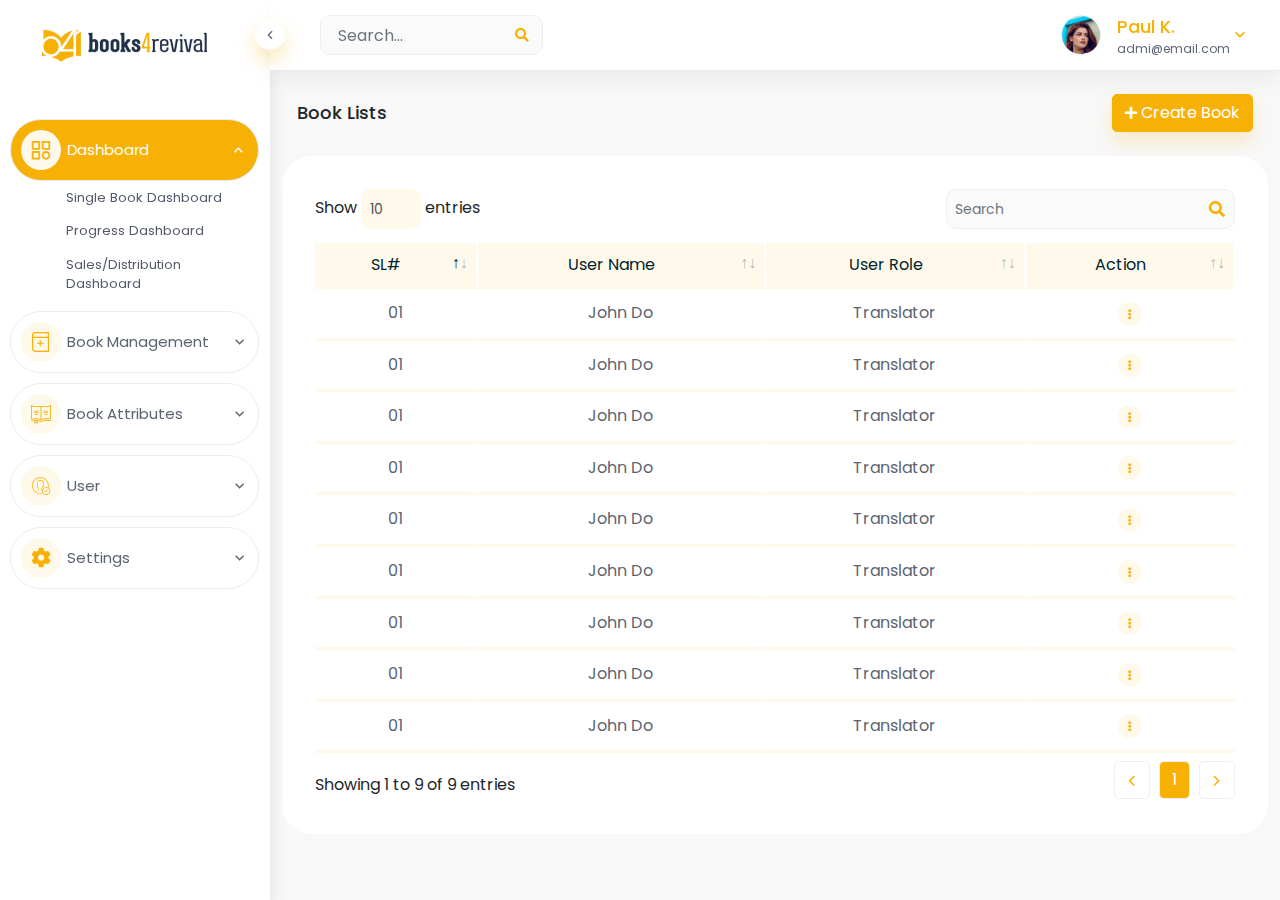
<file: role-list.html>
<!doctype html>
<html lang="en">

<head>

    <meta charset="utf-8" />
    <title>Books 4 revival</title>
    <meta name="viewport" content="width=device-width, initial-scale=1.0">
    <meta content="Premium Multipurpose Admin & Dashboard Template" name="description" />
    <meta content="themessani" name="author" />
    <!-- App favicon -->
    <link rel="shortcut icon" href="assets/images/favicon.ico">

    <!-- preloader css -->
    <link rel="stylesheet" href="assets/css/preloader.min.css" type="text/css" />
    <!-- DataTables -->
    <link href="assets/libs/datatables.net-bs4/css/dataTables.bootstrap4.min.css" rel="stylesheet" type="text/css" />
    <link href="assets/libs/datatables.net-buttons-bs4/css/buttons.bootstrap4.min.css" rel="stylesheet"
        type="text/css" />

    <!-- Bootstrap Css -->
    <link href="assets/css/bootstrap.min.css" rel="stylesheet" type="text/css" />
    <link href="assets/icomoon/icon-moons.css" rel="stylesheet" type="text/css" />
    <!-- Icons Css -->
    <link href="assets/css/icons.min.css" rel="stylesheet" type="text/css" />
    <!-- App Css-->
    <link href="assets/css/style.css" rel="stylesheet" type="text/css" />

</head>

<body>
    <!-- <body data-layout="horizontal"> -->

    <!-- Begin page -->
    <div id="layout-wrapper">
        <header id="page-topbar">
            <div class="navbar-header">
                <div class="d-flex cc-collapsed-menu">
                    <button type="button" class="btn btn-sm font-size-16 header-item" id="vertical-menu-btn">
                        <i data-feather="chevron-left"></i>
                    </button>

                    <!-- App Search-->
                    <form class="app-search d-none d-lg-block">
                        <div class="position-relative">
                            <input type="text" class="form-control" placeholder="Search...">
                            <button class="btn" type="button"><i class="fas fa-search"></i></button>
                        </div>
                    </form>
                </div>

                <div class="d-flex">
                    <div class="dropdown d-inline-block d-lg-none ml-2">
                        <button type="button" class="btn header-item" id="page-header-search-dropdown"
                            data-bs-toggle="dropdown" aria-haspopup="true" aria-expanded="false">
                            <i data-feather="search" class="icon-lg"></i>
                        </button>
                        <div class="dropdown-menu dropdown-menu-lg dropdown-menu-end p-0"
                            aria-labelledby="page-header-search-dropdown">

                            <form class="p-3">
                                <div class="form-group m-0">
                                    <div class="input-group">
                                        <input type="text" class="form-control" placeholder="Search ..."
                                            aria-label="Search Result">
                                        <button class="btn" type="submit"><i class="fas fa-search"></i></button>
                                    </div>
                                </div>
                            </form>
                        </div>
                    </div>
                    <div class="dropdown d-inline-block">
                        <button class="header-item bg-transparent d-flex align-items-center dropdown-toggle"
                            type="button" id="dropdownMenuButton" data-toggle="dropdown" aria-haspopup="true"
                            aria-expanded="false">
                            <img class="rounded-circle header-profile-user" src="assets/images/user.png"
                                alt="Header Avatar">
                            <div class="text-left ml-3">
                                <span class="d-none d-xl-inline-block fw-medium font-size-18 text-black">Paul
                                    K.</span>
                                <p class="mb-0 font-size-12 text-gray">admi@email.com</p>
                            </div>
                            <i class="mdi mdi-chevron-down d-none font-size-20 d-xl-inline-block text-yellow"></i>
                        </button>
                        <div class="dropdown-menu dropdown-menu-end" aria-labelledby="dropdownMenuButton">
                            <!-- item-->
                            <a class="dropdown-item" href="apps-contacts-profile.html"><i
                                    class="mdi mdi-face-profile font-size-16 align-middle me-1"></i> Profile</a>
                            <a class="dropdown-item" href="auth-lock-screen.html"><i
                                    class="mdi mdi-lock font-size-16 align-middle me-1"></i> Lock screen</a>
                            <div class="dropdown-divider"></div>
                            <a class="dropdown-item" href="auth-logout.html"><i
                                    class="mdi mdi-logout font-size-16 align-middle me-1"></i> Logout</a>
                        </div>
                    </div>
                </div>
            </div>
        </header>

        <!-- ========== Left Sidebar Start ========== -->
        <div class="vertical-menu">
            <div data-simplebar class="h-100">
                <!--- Sidemenu -->
                <div id="sidebar-menu">
                    <!-- LOGO -->
                    <div class="navbar-brand-box">
                        <a href="index.html" class="logo logo-dark">
                            <span class="logo-sm">
                                <img src="assets/images/sort-logo.png" alt="">
                            </span>
                            <span class="logo-lg">
                                <img src="assets/images/logo.png" alt="">
                            </span>
                        </a>

                        <a href="index.html" class="logo logo-light">
                            <span class="logo-sm">
                                <img src="assets/images/sort-logo.png" alt="">
                            </span>
                            <span class="logo-lg">
                                <img src="assets/images/logo.png" alt="">
                            </span>
                        </a>
                    </div>
                    <!-- Left Menu Start -->
                    <ul class="metismenu list-unstyled" id="side-menu">
                        <li class="mm-active">
                            <a href="javascript: void(0);" class="has-arrow" aria-expanded="true">
                                <i class="icon-dashboard"></i>
                                <span data-key="t-dashboard">Dashboard</span>
                            </a>
                            <ul class="sub-menu mm-collapse mm-show" aria-expanded="false">
                                <li><a href="#">Single Book Dashboard</a></li>
                                <li><a href="#">Progress Dashboard</a></li>
                                <li><a href="#">Sales/Distribution
                                        Dashboard</a></li>
                            </ul>
                        </li>

                        <li>
                            <a href="javascript: void(0);" class="has-arrow">
                                <i class="icon-book-plus"></i>
                                <span>Book Management</span>
                            </a>
                            <ul class="sub-menu" aria-expanded="false">
                                <li><a href="#">Book List</a></li>
                                <li><a href="#">Book Creation</a></li>
                            </ul>
                        </li>
                        <li>
                            <a href="javascript: void(0);" class="has-arrow">
                                <i class="icon-book-open"></i>
                                <span>Book Attributes</span>
                            </a>
                            <ul class="sub-menu" aria-expanded="false">
                                <li><a href="#">Book Format</a></li>
                                <li><a href="#">Book Series</a></li>
                                <li><a href="#">Book Status</a></li>
                                <li><a href="#">Book Tags</a></li>
                                <li><a href="#">Book Author</a></li>
                            </ul>
                        </li>
                        <li>
                            <a href="javascript: void(0);" class="has-arrow">
                                <i class="icon-user"></i>
                                <span>User</span>
                            </a>
                            <ul class="sub-menu" aria-expanded="false">
                                <li><a href="#">Production Report</a></li>
                                <li><a href="#">Distribution Report</a></li>
                            </ul>
                        </li>
                        <li>
                            <a href="javascript: void(0);" class="has-arrow">
                                <i class="fas fa-cog"></i>
                                <span>Settings</span>
                            </a>
                            <ul class="sub-menu" aria-expanded="true">
                                <li>
                                    <a href="javascript: void(0);" class="has-arrow">User</a>
                                    <ul class="sub-menu" aria-expanded="true">
                                        <li><a href="javascript: void(0);">User List</a></li>
                                        <li><a href="javascript: void(0);">User Role</a></li>
                                    </ul>
                                </li>
                                <li>
                                    <a href="javascript: void(0);" class="has-arrow">Setting</a>
                                    <ul class="sub-menu" aria-expanded="true">
                                        <li><a href="javascript: void(0);">System Setting</a></li>
                                        <li><a href="javascript: void(0);">Email Setting</a></li>
                                    </ul>
                                </li>
                            </ul>
                        </li>
                    </ul>

                </div>
                <!-- Sidebar -->
            </div>
        </div>
        <!-- Left Sidebar End -->



        <!-- ============================================================== -->
        <!-- Start right Content here -->
        <!-- ============================================================== -->
        <div class="main-content">
            <div class="page-content">
                <div class="container-fluid">
                    <!-- start page title -->
                    <div class="row">
                        <div class="col-12">
                            <div class="page-title-box d-sm-flex align-items-center justify-content-between">
                                <h4 class="mb-sm-0 font-size-18">Book Lists</h4>
                                <div class="page-title-right">
                                    <button class="btn btn-primary"><i class="fas fa-plus"></i> Create Book</button>
                                </div>
                            </div>
                        </div>
                    </div>
                    <!-- end page title -->

                </div>
                <!-- container-fluid -->

                <div class="row">
                    <div class="col-lg-12">
                        <div class="card">
                            <div class="card-body">
                                <!-- <div class="cc-table-button-heads align-items-center d-flex justify-content-between">
                                    <ul class="list-unstyled d-flex align-items-center">
                                        <li>
                                            show
                                            <select name="length" class="ic-table-length" id="">
                                                <option value="0">10</option>
                                                <option value="1">20</option>
                                                <option value="2">30</option>
                                            </select>
                                            Books
                                        </li>
                                        <li>
                                            <div class="ic-filter-search d-flex align-items-center">
                                                <form class="app-search ic-table-search-bar">
                                                    <div class="position-relative">
                                                        <input type="text" class="form-control" placeholder="Search...">
                                                        <button class="btn" type="button"><i
                                                                class="fas fa-search"></i></button>
                                                    </div>
                                                </form>

                                                <div class="dropdown">
                                                    <button class="btn tb-btn btn-outline-primary dropdown-toggle"
                                                        role="button" id="dropdownMenuLink" data-bs-toggle="dropdown"
                                                        aria-expanded="false"> <i class="mdi mdi-filter-outline
                                                            "></i>
                                                        Filter</button>

                                                    <ul class="dropdown-menu" aria-labelledby="dropdownMenuLink">
                                                        <li><a class="dropdown-item" href="#"><i class="mdi mdi-google-translate
                                                                "></i> Add Translation</a></li>
                                                        <li><a class="dropdown-item" href="#"><i class="fas fa-edit
                                                                "></i> Edit</a></li>
                                                        <li><a class="dropdown-item text-danger" href="#"><i
                                                                    class="fas fa-trash-alt text-danger"></i> Delete</a>
                                                        </li>
                                                    </ul>
                                                </div>
                                            </div>
                                        </li>
                                    </ul>
                                    <ul class="list-unstyled d-flex ic-tables-buttons">
                                        <li>
                                            <button class="btn tb-btn btn-outline-primary"><i class="fas fa-plus"></i>
                                                Create</button>
                                        </li>
                                        <li>
                                            <button class="btn tb-btn btn-outline-primary"><i class="icon-download"></i>
                                                Export</button>
                                        </li>
                                        <li>
                                            <button class="btn tb-btn btn-outline-primary"> <i class="icon-print"></i>
                                                Print</button>
                                        </li>
                                        <li>
                                            <button class="btn tb-btn btn-outline-primary"> <i class="fas fa-redo"></i>
                                                Reset</button>
                                        </li>
                                        <li>
                                            <button class="btn tb-btn btn-outline-primary"> <i class="icon-sysnc"></i>
                                                Reload</button>
                                        </li>

                                    </ul>
                                </div> -->
                                <table cellpadding="2" class="cc-datatable table nowrap w-100">
                                    <thead>
                                        <tr>
                                            <th class="text-center">SL#</th>
                                            <th class="text-center">User Name</th>
                                            <th class="text-center">User Role</th>
                                            <th class="text-center">Action</th>
                                        </tr>
                                    </thead>

                                    <tbody>
                                        <tr>
                                            <td class="text-center"> 01</td>
                                            <td class="text-center">John Do</td>
                                            <td class="text-center">Translator</td>
                                            <td class="text-center">
                                                <div class="dropdown">
                                                    <a class="btn cc-table-action p-0 dropdown-toggle" href="#"
                                                        id="dropdownMenuButton" data-toggle="dropdown"
                                                        aria-expanded="false">
                                                        <i class="fas fa-ellipsis-v"></i>
                                                    </a>

                                                    <ul class="dropdown-menu" aria-labelledby="dropdownMenuButton">
                                                        <li><a class="dropdown-item" href="#"><i class="mdi mdi-google-translate
                                                            "></i> Add Translation</a></li>
                                                        <li><a class="dropdown-item" href="#"><i class="fas fa-edit
                                                            "></i> Edit</a></li>
                                                        <li><a class="dropdown-item text-danger" href="#"><i
                                                                    class="fas fa-trash-alt text-danger"></i> Delete</a>
                                                        </li>
                                                    </ul>
                                                </div>
                                            </td>
                                        </tr>
                                        <tr>
                                            <td class="text-center"> 01</td>
                                            <td class="text-center">John Do</td>
                                            <td class="text-center">Translator</td>
                                            <td class="text-center">
                                                <div class="dropdown">
                                                    <a class="btn cc-table-action p-0 dropdown-toggle" href="#"
                                                        id="dropdownMenuButton" data-toggle="dropdown"
                                                        aria-expanded="false">
                                                        <i class="fas fa-ellipsis-v"></i>
                                                    </a>

                                                    <ul class="dropdown-menu" aria-labelledby="dropdownMenuButton">
                                                        <li><a class="dropdown-item" href="#"><i class="mdi mdi-google-translate
                                                            "></i> Add Translation</a></li>
                                                        <li><a class="dropdown-item" href="#"><i class="fas fa-edit
                                                            "></i> Edit</a></li>
                                                        <li><a class="dropdown-item text-danger" href="#"><i
                                                                    class="fas fa-trash-alt text-danger"></i> Delete</a>
                                                        </li>
                                                    </ul>
                                                </div>
                                            </td>
                                        </tr>
                                        <tr>
                                            <td class="text-center"> 01</td>
                                            <td class="text-center">John Do</td>
                                            <td class="text-center">Translator</td>
                                            <td class="text-center">
                                                <div class="dropdown">
                                                    <a class="btn cc-table-action p-0 dropdown-toggle" href="#"
                                                        id="dropdownMenuButton" data-toggle="dropdown"
                                                        aria-expanded="false">
                                                        <i class="fas fa-ellipsis-v"></i>
                                                    </a>

                                                    <ul class="dropdown-menu" aria-labelledby="dropdownMenuButton">
                                                        <li><a class="dropdown-item" href="#"><i class="mdi mdi-google-translate
                                                            "></i> Add Translation</a></li>
                                                        <li><a class="dropdown-item" href="#"><i class="fas fa-edit
                                                            "></i> Edit</a></li>
                                                        <li><a class="dropdown-item text-danger" href="#"><i
                                                                    class="fas fa-trash-alt text-danger"></i> Delete</a>
                                                        </li>
                                                    </ul>
                                                </div>
                                            </td>
                                        </tr>
                                        <tr>
                                            <td class="text-center"> 01</td>
                                            <td class="text-center">John Do</td>
                                            <td class="text-center">Translator</td>
                                            <td class="text-center">
                                                <div class="dropdown">
                                                    <a class="btn cc-table-action p-0 dropdown-toggle" href="#"
                                                        id="dropdownMenuButton" data-toggle="dropdown"
                                                        aria-expanded="false">
                                                        <i class="fas fa-ellipsis-v"></i>
                                                    </a>

                                                    <ul class="dropdown-menu" aria-labelledby="dropdownMenuButton">
                                                        <li><a class="dropdown-item" href="#"><i class="mdi mdi-google-translate
                                                            "></i> Add Translation</a></li>
                                                        <li><a class="dropdown-item" href="#"><i class="fas fa-edit
                                                            "></i> Edit</a></li>
                                                        <li><a class="dropdown-item text-danger" href="#"><i
                                                                    class="fas fa-trash-alt text-danger"></i> Delete</a>
                                                        </li>
                                                    </ul>
                                                </div>
                                            </td>
                                        </tr>
                                        <tr>
                                            <td class="text-center"> 01</td>
                                            <td class="text-center">John Do</td>
                                            <td class="text-center">Translator</td>
                                            <td class="text-center">
                                                <div class="dropdown">
                                                    <a class="btn cc-table-action p-0 dropdown-toggle" href="#"
                                                        id="dropdownMenuButton" data-toggle="dropdown"
                                                        aria-expanded="false">
                                                        <i class="fas fa-ellipsis-v"></i>
                                                    </a>

                                                    <ul class="dropdown-menu" aria-labelledby="dropdownMenuButton">
                                                        <li><a class="dropdown-item" href="#"><i class="mdi mdi-google-translate
                                                            "></i> Add Translation</a></li>
                                                        <li><a class="dropdown-item" href="#"><i class="fas fa-edit
                                                            "></i> Edit</a></li>
                                                        <li><a class="dropdown-item text-danger" href="#"><i
                                                                    class="fas fa-trash-alt text-danger"></i> Delete</a>
                                                        </li>
                                                    </ul>
                                                </div>
                                            </td>
                                        </tr>
                                        <tr>
                                            <td class="text-center"> 01</td>
                                            <td class="text-center">John Do</td>
                                            <td class="text-center">Translator</td>
                                            <td class="text-center">
                                                <div class="dropdown">
                                                    <a class="btn cc-table-action p-0 dropdown-toggle" href="#"
                                                        id="dropdownMenuButton" data-toggle="dropdown"
                                                        aria-expanded="false">
                                                        <i class="fas fa-ellipsis-v"></i>
                                                    </a>

                                                    <ul class="dropdown-menu" aria-labelledby="dropdownMenuButton">
                                                        <li><a class="dropdown-item" href="#"><i class="mdi mdi-google-translate
                                                            "></i> Add Translation</a></li>
                                                        <li><a class="dropdown-item" href="#"><i class="fas fa-edit
                                                            "></i> Edit</a></li>
                                                        <li><a class="dropdown-item text-danger" href="#"><i
                                                                    class="fas fa-trash-alt text-danger"></i> Delete</a>
                                                        </li>
                                                    </ul>
                                                </div>
                                            </td>
                                        </tr>
                                        <tr>
                                            <td class="text-center"> 01</td>
                                            <td class="text-center">John Do</td>
                                            <td class="text-center">Translator</td>
                                            <td class="text-center">
                                                <div class="dropdown">
                                                    <a class="btn cc-table-action p-0 dropdown-toggle" href="#"
                                                        id="dropdownMenuButton" data-toggle="dropdown"
                                                        aria-expanded="false">
                                                        <i class="fas fa-ellipsis-v"></i>
                                                    </a>

                                                    <ul class="dropdown-menu" aria-labelledby="dropdownMenuButton">
                                                        <li><a class="dropdown-item" href="#"><i class="mdi mdi-google-translate
                                                            "></i> Add Translation</a></li>
                                                        <li><a class="dropdown-item" href="#"><i class="fas fa-edit
                                                            "></i> Edit</a></li>
                                                        <li><a class="dropdown-item text-danger" href="#"><i
                                                                    class="fas fa-trash-alt text-danger"></i> Delete</a>
                                                        </li>
                                                    </ul>
                                                </div>
                                            </td>
                                        </tr>
                                        <tr>
                                            <td class="text-center"> 01</td>
                                            <td class="text-center">John Do</td>
                                            <td class="text-center">Translator</td>
                                            <td class="text-center">
                                                <div class="dropdown">
                                                    <a class="btn cc-table-action p-0 dropdown-toggle" href="#"
                                                        id="dropdownMenuButton" data-toggle="dropdown"
                                                        aria-expanded="false">
                                                        <i class="fas fa-ellipsis-v"></i>
                                                    </a>

                                                    <ul class="dropdown-menu" aria-labelledby="dropdownMenuButton">
                                                        <li><a class="dropdown-item" href="#"><i class="mdi mdi-google-translate
                                                            "></i> Add Translation</a></li>
                                                        <li><a class="dropdown-item" href="#"><i class="fas fa-edit
                                                            "></i> Edit</a></li>
                                                        <li><a class="dropdown-item text-danger" href="#"><i
                                                                    class="fas fa-trash-alt text-danger"></i> Delete</a>
                                                        </li>
                                                    </ul>
                                                </div>
                                            </td>
                                        </tr>
                                        <tr>
                                            <td class="text-center"> 01</td>
                                            <td class="text-center">John Do</td>
                                            <td class="text-center">Translator</td>
                                            <td class="text-center">
                                                <div class="dropdown">
                                                    <a class="btn cc-table-action p-0 dropdown-toggle" href="#"
                                                        id="dropdownMenuButton" data-toggle="dropdown"
                                                        aria-expanded="false">
                                                        <i class="fas fa-ellipsis-v"></i>
                                                    </a>

                                                    <ul class="dropdown-menu" aria-labelledby="dropdownMenuButton">
                                                        <li><a class="dropdown-item" href="#"><i class="mdi mdi-google-translate
                                                            "></i> Add Translation</a></li>
                                                        <li><a class="dropdown-item" href="#"><i class="fas fa-edit
                                                            "></i> Edit</a></li>
                                                        <li><a class="dropdown-item text-danger" href="#"><i
                                                                    class="fas fa-trash-alt text-danger"></i> Delete</a>
                                                        </li>
                                                    </ul>
                                                </div>
                                            </td>
                                        </tr>
                                    </tbody>
                                </table>
                            </div>
                        </div>
                    </div>
                </div>
            </div>
            <!-- End Page-content -->

            <!-- <footer class="footer">
                <div class="container-fluid">
                    <div class="row">
                        <div class="col-sm-6">
                            <script>document.write(new Date().getFullYear())</script> © themessani.
                        </div>
                        <div class="col-sm-6">
                            <div class="text-sm-end d-none d-sm-block">
                                Design & Develop by <a href="#!" class="text-decoration-underline">themessani</a>
                            </div>
                        </div>
                    </div>
                </div>
            </footer> -->
        </div>
        <!-- end main content-->

    </div>
    <!-- END layout-wrapper -->


    <!-- JAVASCRIPT -->
    <script src="assets/libs/jquery/jquery.min.js"></script>
    <script src="https://cdnjs.cloudflare.com/ajax/libs/popper.js/1.14.3/umd/popper.min.js"></script>
    <script src="https://stackpath.bootstrapcdn.com/bootstrap/4.1.3/js/bootstrap.min.js"></script>
    <script src="assets/libs/metismenu/metisMenu.min.js"></script>
    <script src="assets/libs/simplebar/simplebar.min.js"></script>
    <script src="assets/libs/node-waves/waves.min.js"></script>
    <script src="assets/libs/feather-icons/feather.min.js"></script>
    <!-- pace js -->
    <script src="assets/libs/pace-js/pace.min.js"></script>

    <!-- Required datatable js -->
    <script src="assets/libs/datatables.net/js/jquery.dataTables.min.js"></script>
    <script src="assets/libs/datatables.net-bs4/js/dataTables.bootstrap4.min.js"></script>
    <!-- Buttons examples -->
    <script src="assets/libs/datatables.net-buttons/js/dataTables.buttons.min.js"></script>
    <script src="assets/libs/datatables.net-buttons-bs4/js/buttons.bootstrap4.min.js"></script>
    <script src="assets/libs/jszip/jszip.min.js"></script>
    <script src="assets/libs/pdfmake/build/pdfmake.min.js"></script>
    <script src="assets/libs/pdfmake/build/vfs_fonts.js"></script>
    <script src="assets/libs/datatables.net-buttons/js/buttons.html5.min.js"></script>
    <script src="assets/libs/datatables.net-buttons/js/buttons.print.min.js"></script>
    <script src="assets/libs/datatables.net-buttons/js/buttons.colVis.min.js"></script>

    <!-- Responsive examples -->
    <script src="assets/libs/datatables.net-responsive/js/dataTables.responsive.min.js"></script>
    <script src="assets/libs/datatables.net-responsive-bs4/js/responsive.bootstrap4.min.js"></script>

    <!-- Datatable init js -->
    <script src="assets/js/pages/datatables.init.js"></script>

    <!-- apexcharts -->
    <script src="assets/libs/apexcharts/apexcharts.min.js"></script>
    <script src="assets/libs/raphael.min.js"></script>
    <script src="assets/libs/morris.min.js"></script>
    <script src="assets/js/pages/morris.init.js"></script>
    <script src="assets/js/pages/apexcharts.init.js"></script>
    <!-- dashboard init -->
    <script src="assets/js/app.js"></script>

</body>

</html>
</file>
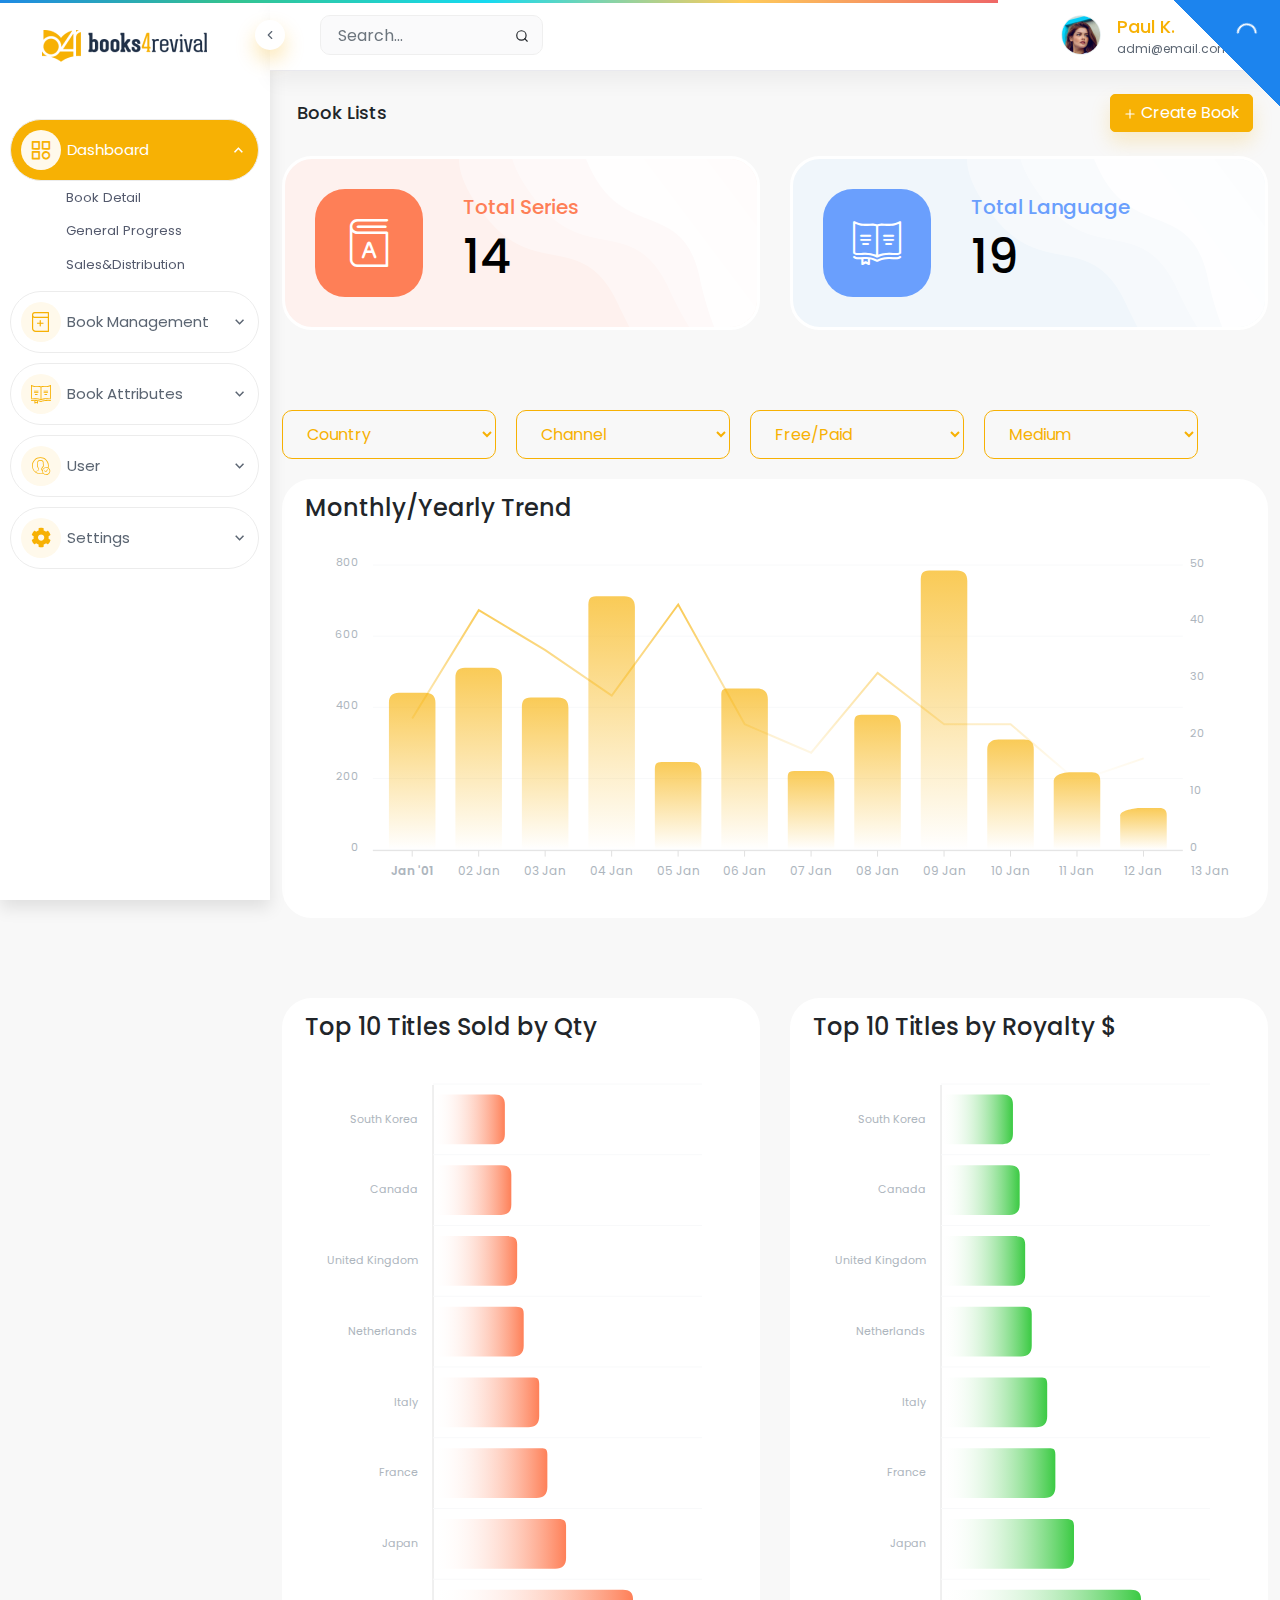
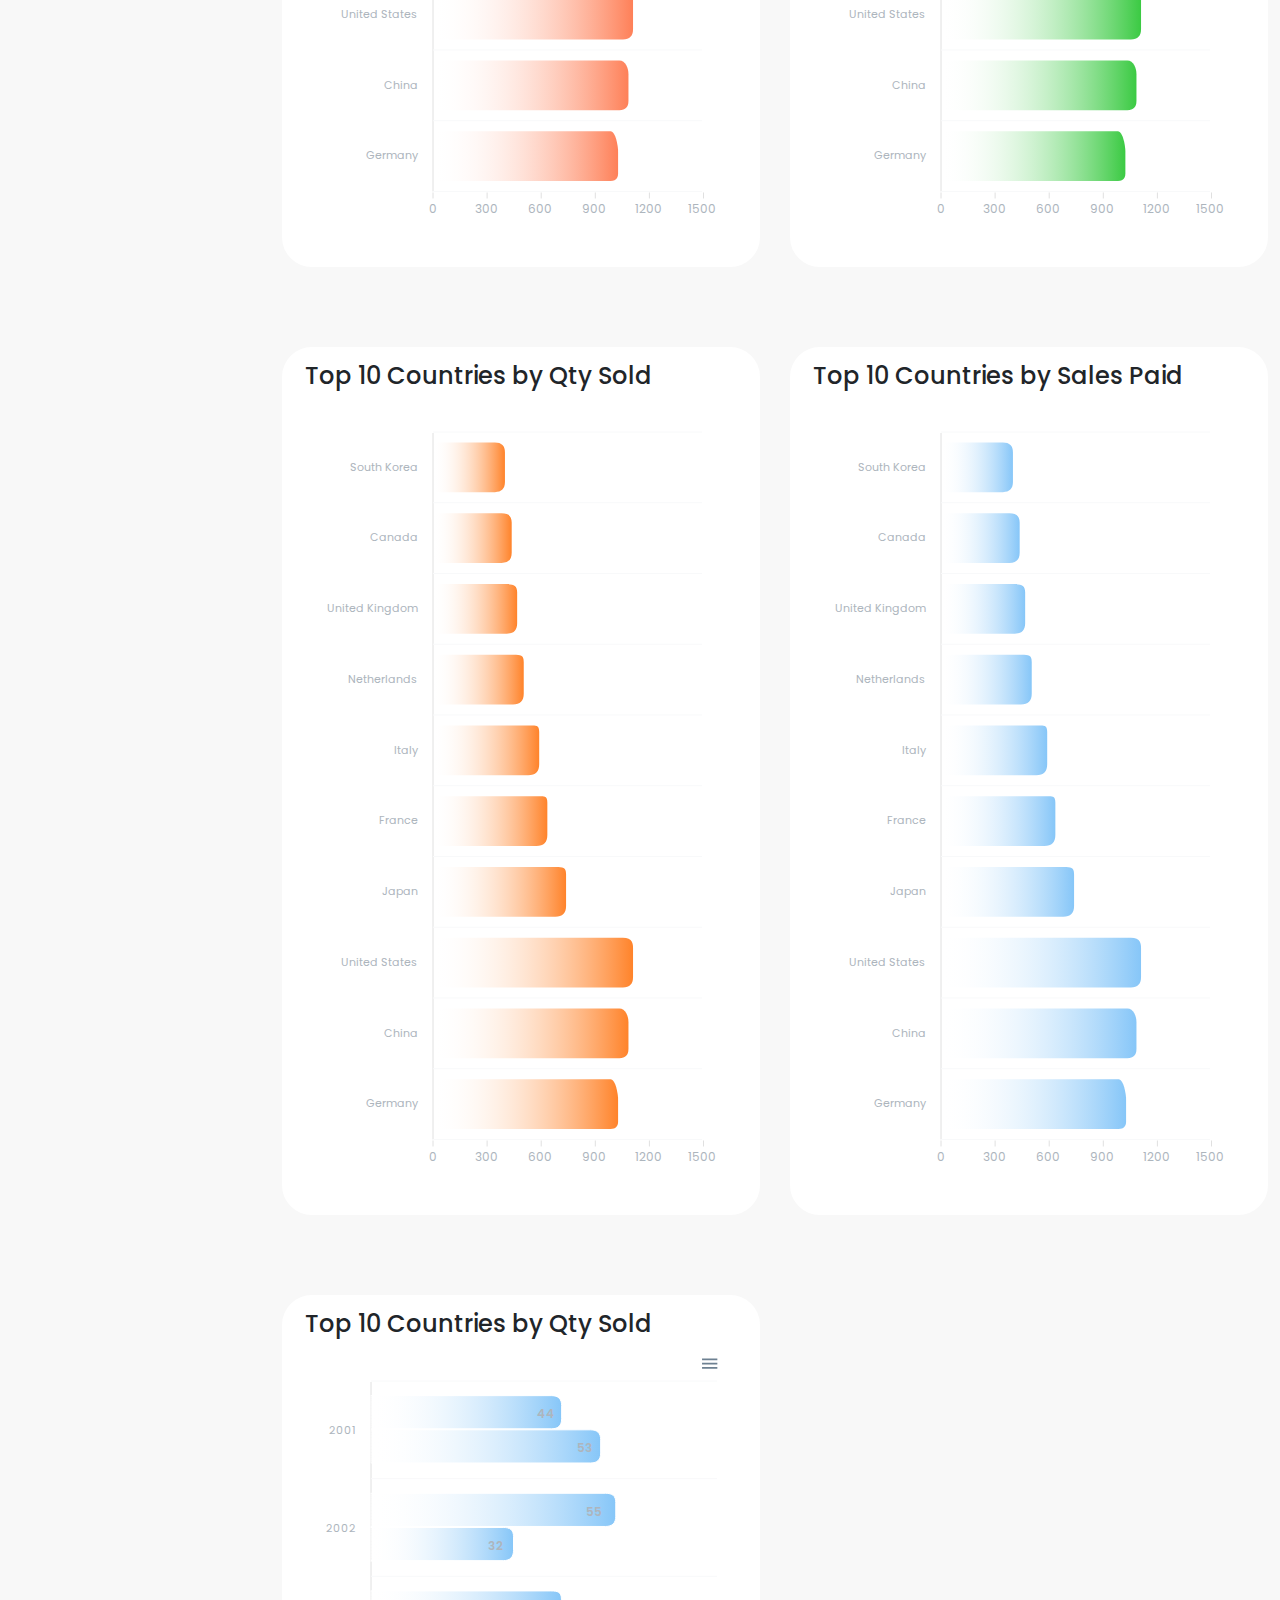
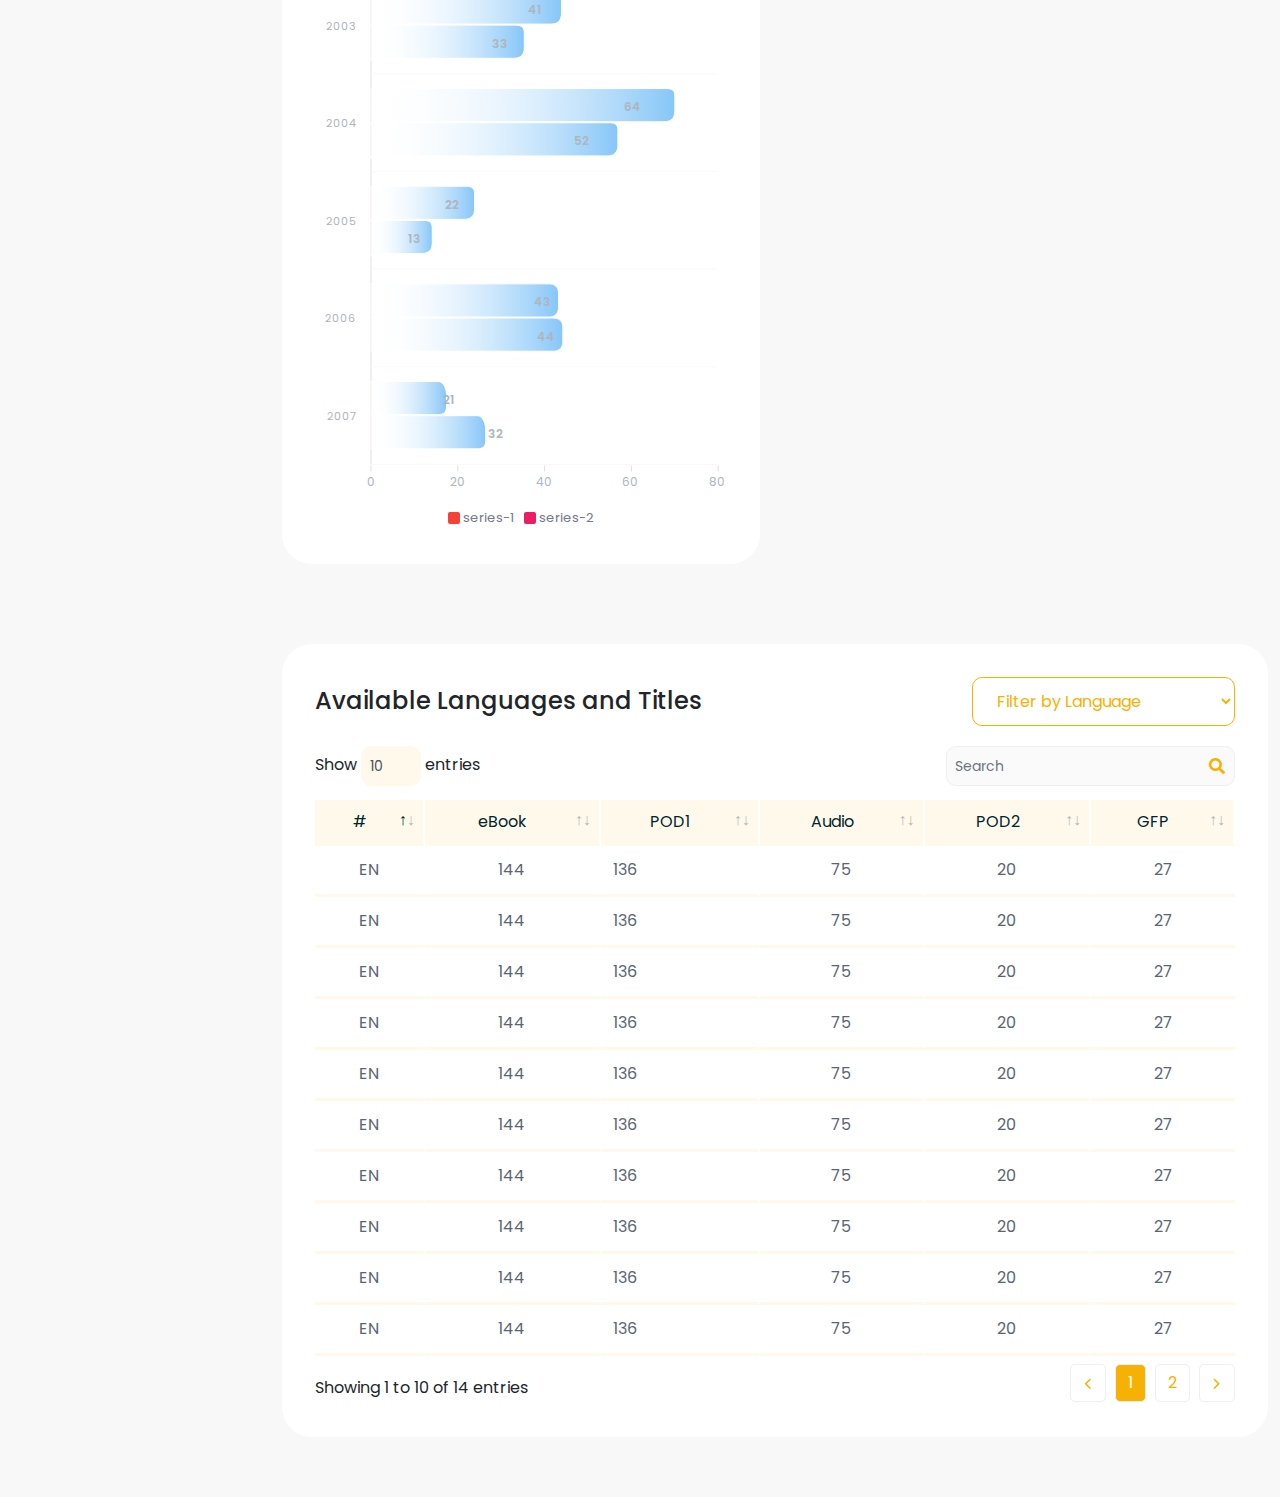
<file: sales-anlysis.html>
<!doctype html>
<html lang="en">

<head>

    <meta charset="utf-8" />
    <title>Books 4 revival</title>
    <meta name="viewport" content="width=device-width, initial-scale=1.0">
    <meta content="Premium Multipurpose Admin & Dashboard Template" name="description" />
    <meta content="themessani" name="author" />
    <!-- App favicon -->
    <link rel="shortcut icon" href="assets/images/favicon.ico">

    <!-- preloader css -->
    <link rel="stylesheet" href="assets/css/preloader.min.css" type="text/css" />
    <!-- DataTables -->
    <link href="assets/libs/datatables.net-bs4/css/dataTables.bootstrap4.min.css" rel="stylesheet" type="text/css" />
    <link href="assets/libs/datatables.net-buttons-bs4/css/buttons.bootstrap4.min.css" rel="stylesheet"
        type="text/css" />

    <!-- Bootstrap Css -->
    <link href="assets/css/bootstrap.min.css" rel="stylesheet" type="text/css" />
    <link href="assets/icomoon/icon-moons.css" rel="stylesheet" type="text/css" />
    <!-- Icons Css -->
    <link href="assets/css/icons.min.css" rel="stylesheet" type="text/css" />
    <!-- App Css-->
    <link href="assets/css/style.css" rel="stylesheet" type="text/css" />

</head>

<body>

    <!-- <body data-layout="horizontal"> -->

    <!-- Begin page -->
    <div id="layout-wrapper">
        <header id="page-topbar">
            <div class="navbar-header">
                <div class="d-flex cc-collapsed-menu">
                    <button type="button" class="btn btn-sm font-size-16 header-item" id="vertical-menu-btn">
                        <i data-feather="chevron-left"></i>
                    </button>

                    <!-- App Search-->
                    <form class="app-search d-none d-lg-block">
                        <div class="position-relative">
                            <input type="text" class="form-control" placeholder="Search...">
                            <button class="btn" type="button"><i data-feather="search"></i></button>
                        </div>
                    </form>
                </div>

                <div class="d-flex">
                    <div class="dropdown d-inline-block d-lg-none ms-2">
                        <button type="button" class="btn header-item" id="page-header-search-dropdown"
                            data-bs-toggle="dropdown" aria-haspopup="true" aria-expanded="false">
                            <i data-feather="search" class="icon-lg"></i>
                        </button>
                        <div class="dropdown-menu dropdown-menu-lg dropdown-menu-end p-0"
                            aria-labelledby="page-header-search-dropdown">

                            <form class="p-3">
                                <div class="form-group m-0">
                                    <div class="input-group">
                                        <input type="text" class="form-control" placeholder="Search ..."
                                            aria-label="Search Result">
                                        <button class="btn" type="submit"><i data-feathe="search"></i></button>
                                    </div>
                                </div>
                            </form>
                        </div>
                    </div>
                    <div class="dropdown d-inline-block">
                        <button class="header-item bg-transparent d-flex align-items-center dropdown-toggle"
                            type="button" id="dropdownMenuButton" data-toggle="dropdown" aria-haspopup="true"
                            aria-expanded="false">
                            <img class="rounded-circle header-profile-user" src="assets/images/user.png"
                                alt="Header Avatar">
                            <div class="text-left ml-3">
                                <span class="d-none d-xl-inline-block fw-medium font-size-18 text-black">Paul
                                    K.</span>
                                <p class="mb-0 font-size-12 text-gray">admi@email.com</p>
                            </div>
                            <i class="mdi mdi-chevron-down d-none font-size-20 d-xl-inline-block text-yellow"></i>
                        </button>
                        <div class="dropdown-menu dropdown-menu-end" aria-labelledby="dropdownMenuButton">
                            <!-- item-->
                            <a class="dropdown-item" href="apps-contacts-profile.html"><i
                                    class="mdi mdi-face-profile font-size-16 align-middle me-1"></i> Profile</a>
                            <a class="dropdown-item" href="auth-lock-screen.html"><i
                                    class="mdi mdi-lock font-size-16 align-middle me-1"></i> Lock screen</a>
                            <div class="dropdown-divider"></div>
                            <a class="dropdown-item" href="auth-logout.html"><i
                                    class="mdi mdi-logout font-size-16 align-middle me-1"></i> Logout</a>
                        </div>
                    </div>
                </div>
            </div>
        </header>

        <!-- ========== Left Sidebar Start ========== -->
        <div class="vertical-menu">
            <div data-simplebar class="h-100">
                <!--- Sidemenu -->
                <div id="sidebar-menu">
                    <!-- LOGO -->
                    <div class="navbar-brand-box">
                        <a href="index.html" class="logo logo-dark">
                            <span class="logo-sm">
                                <img src="assets/images/sort-logo.png" alt="">
                            </span>
                            <span class="logo-lg">
                                <img src="assets/images/logo.png" alt="">
                            </span>
                        </a>

                        <a href="index.html" class="logo logo-light">
                            <span class="logo-sm">
                                <img src="assets/images/sort-logo.png" alt="">
                            </span>
                            <span class="logo-lg">
                                <img src="assets/images/logo.png" alt="">
                            </span>
                        </a>
                    </div>
                    <!-- Left Menu Start -->
                    <ul class="metismenu list-unstyled" id="side-menu">
                        <li class="mm-active">
                            <a href="javascript: void(0);" class="has-arrow" aria-expanded="true">
                                <i class="icon-dashboard"></i>
                                <span data-key="t-dashboard">Dashboard</span>
                            </a>
                            <ul class="sub-menu mm-collapse mm-show" aria-expanded="false">
                                <li><a href="#">Book Detail</a></li>
                                <li><a href="#">General Progress</a></li>
                                <li><a href="#">Sales&Distribution</a></li>
                            </ul>
                        </li>

                        <li>
                            <a href="javascript: void(0);" class="has-arrow">
                                <i class="icon-book-plus"></i>
                                <span>Book Management</span>
                            </a>
                            <ul class="sub-menu" aria-expanded="false">
                                <li><a href="#">Book List</a></li>
                                <li><a href="#">Book Creation</a></li>
                            </ul>
                        </li>
                        <li>
                            <a href="javascript: void(0);" class="has-arrow">
                                <i class="icon-book-open"></i>
                                <span>Book Attributes</span>
                            </a>
                            <ul class="sub-menu" aria-expanded="false">
                                <li><a href="#">Book Format</a></li>
                                <li><a href="#">Book Series</a></li>
                                <li><a href="#">Book Status</a></li>
                                <li><a href="#">Book Tags</a></li>
                                <li><a href="#">Book Author</a></li>
                            </ul>
                        </li>
                        <li>
                            <a href="javascript: void(0);" class="has-arrow">
                                <i class="icon-user"></i>
                                <span>User</span>
                            </a>
                            <ul class="sub-menu" aria-expanded="false">
                                <li><a href="#">Production Report</a></li>
                                <li><a href="#">Distribution Report</a></li>
                            </ul>
                        </li>
                        <li>
                            <a href="javascript: void(0);" class="has-arrow">
                                <i class="fas fa-cog"></i>
                                <span>Settings</span>
                            </a>
                            <ul class="sub-menu" aria-expanded="true">
                                <li>
                                    <a href="javascript: void(0);" class="has-arrow">User</a>
                                    <ul class="sub-menu" aria-expanded="true">
                                        <li><a href="javascript: void(0);">User List</a></li>
                                        <li><a href="javascript: void(0);">User Role</a></li>
                                    </ul>
                                </li>
                                <li>
                                    <a href="javascript: void(0);" class="has-arrow">Setting</a>
                                    <ul class="sub-menu" aria-expanded="true">
                                        <li><a href="javascript: void(0);">System Setting</a></li>
                                        <li><a href="javascript: void(0);">Email Setting</a></li>
                                    </ul>
                                </li>
                            </ul>
                        </li>
                    </ul>

                </div>
                <!-- Sidebar -->
            </div>
        </div>
        <!-- Left Sidebar End -->



        <!-- ============================================================== -->
        <!-- Start right Content here -->
        <!-- ============================================================== -->
        <div class="main-content">
            <div class="page-content">
                <div class="container-fluid">
                    <!-- start page title -->
                    <div class="row">
                        <div class="col-12">
                            <div class="page-title-box d-sm-flex align-items-center justify-content-between">
                                <h4 class="mb-sm-0 font-size-18">Book Lists</h4>
                                <div class="page-title-right">
                                    <button class="btn btn-primary"><i data-feather="plus"></i> Create Book</button>
                                </div>
                            </div>
                        </div>
                    </div>
                    <!-- end page title -->
                </div>
                <!-- container-fluid -->

                <div class="row">
                    <div class="col-lg-6">
                        <div class="ic-dashboard-card-items box orange">
                            <img src="assets/images/purple/purple-1.png" class="first-img" alt="">
                            <img src="assets/images/purple/purple-2.png" class="second-img" alt="">
                            <img src="assets/images/purple/purlple-3.png" class="third-img" alt="">
                            <div class="icon">
                                <i class="icon-a-books"></i>
                            </div>
                            <div class="ic-card-content">
                                <p>Total Series</p>
                                <h3>14</h3>
                            </div>
                        </div>
                    </div>
                    <div class="col-lg-6">
                        <div class="ic-dashboard-card-items box sky-blue">
                            <img src="assets/images/purple/purple-1.png" class="first-img" alt="">
                            <img src="assets/images/purple/purple-2.png" class="second-img" alt="">
                            <img src="assets/images/purple/purlple-3.png" class="third-img" alt="">
                            <div class="icon">
                                <i class="icon-book-open"></i>
                            </div>
                            <div class="ic-card-content">
                                <p>Total Language</p>
                                <h3>19</h3>
                            </div>
                        </div>
                    </div>
                </div>
                <section class="cc-mt-80">
                    <div class="ic-select-heads">
                        <select name="" id="" class="ic-seclect">
                            <option value="0">Country</option>
                            <option value="1">Country</option>
                            <option value="2">Country</option>
                        </select>
                        <select name="" id="" class="ic-seclect">
                            <option value="0">Channel</option>
                            <option value="1">Channel</option>
                            <option value="2">Channel</option>
                        </select>
                        <select name="" id="" class="ic-seclect">
                            <option value="0">Free/Paid</option>
                            <option value="1">Free/Paid</option>
                            <option value="2">Free/Paid</option>
                        </select>
                        <select name="" id="" class="ic-seclect">
                            <option value="0">Medium</option>
                            <option value="1">Medium</option>
                            <option value="2">Medium</option>
                        </select>
                    </div>
                    <div class="row">
                        <div class="col-lg-12">
                            <div class="card">
                                <div class="card-header">
                                    <h4>Monthly/Yearly Trend</h4>
                                </div>
                                <div class="card-body pt-0 ps-0 pe-0">
                                    <div id="column_chart_trend" class="apex-charts" dir="ltr"></div>
                                </div>
                            </div>
                        </div>
                    </div>
                </section>
                <section class="cc-mt-80">
                    <div class="row">
                        <div class="col-lg-6">
                            <div class="card">
                                <div class="card-header">
                                    <h4>Top 10 Titles Sold by Qty</h4>
                                </div>
                                <div class="card-body pt-0 ps-0 pe-0">
                                    <div id="bar_chart_sold" class="apex-charts" dir="ltr"></div>
                                </div>
                            </div>
                        </div>
                        <div class="col-lg-6">
                            <div class="card">
                                <div class="card-header">
                                    <h4>Top 10 Titles by Royalty $</h4>
                                </div>
                                <div class="card-body pt-0 ps-0 pe-0">
                                    <div id="bar_chart_sold2" class="apex-charts" dir="ltr"></div>
                                </div>
                            </div>
                        </div>
                    </div>
                </section>
                <section class="cc-mt-80">
                    <div class="row">
                        <div class="col-lg-6">
                            <div class="card">
                                <div class="card-header">
                                    <h4>Top 10 Countries by Qty Sold </h4>
                                </div>
                                <div class="card-body pt-0 ps-0 pe-0">
                                    <div id="bar_chart_sold3" class="apex-charts" dir="ltr"></div>
                                </div>
                            </div>
                        </div>
                        <div class="col-lg-6">
                            <div class="card">
                                <div class="card-header">
                                    <h4>Top 10 Countries by Sales Paid</h4>
                                </div>
                                <div class="card-body pt-0 ps-0 pe-0">
                                    <div id="bar_chart_sold4" class="apex-charts" dir="ltr"></div>
                                </div>
                            </div>
                        </div>
                    </div>
                </section>
                <section class="cc-mt-80">
                    <div class="row">
                        <div class="col-lg-6">
                            <div class="card">
                                <div class="card-header">
                                    <h4>Top 10 Countries by Qty Sold </h4>
                                </div>
                                <div class="card-body pt-0 ps-0 pe-0">
                                    <div id="bar_chart_sold5" class="apex-charts" dir="ltr"></div>
                                </div>
                            </div>
                        </div>
                    </div>
                </section>

                <section class="cc-mt-80">
                    <div class="row">
                        <div class="col-lg-12">
                            <div class="card">
                                <div class="card-body">
                                    <div
                                        class="cc-table-button-heads align-items-center d-flex justify-content-between ic-pb-20">
                                        <h4>Available Languages and Titles</h4>

                                        <select name="" id="" class="ic-seclect">
                                            <option value="0">Filter by Language</option>
                                            <option value="1">Filter by Language</option>
                                            <option value="2">Filter by Language</option>
                                        </select>
                                    </div>
                                    <table cellpadding="2" class="cc-datatable table nowrap w-100">
                                        <thead>
                                            <tr>
                                                <th class="text-center">#</th>
                                                <th class="text-center">eBook</th>
                                                <th class="text-center">POD1</th>
                                                <th class="text-center">Audio</th>
                                                <th class="text-center">POD2</th>
                                                <th class="text-center">GFP</th>
                                            </tr>
                                        </thead>

                                        <tbody>
                                            <tr>
                                                <td class="text-center">EN</td>
                                                <td class="text-center">144</td>
                                                <td>136</td>
                                                <td class="text-center">75</td>
                                                <td class="text-center">20</td>
                                                <td class="text-center">27</td>
                                            </tr>
                                            <tr>
                                                <td class="text-center">EN</td>
                                                <td class="text-center">144</td>
                                                <td>136</td>
                                                <td class="text-center">75</td>
                                                <td class="text-center">20</td>
                                                <td class="text-center">27</td>
                                            </tr>
                                            <tr>
                                                <td class="text-center">EN</td>
                                                <td class="text-center">144</td>
                                                <td>136</td>
                                                <td class="text-center">75</td>
                                                <td class="text-center">20</td>
                                                <td class="text-center">27</td>
                                            </tr>
                                            <tr>
                                                <td class="text-center">EN</td>
                                                <td class="text-center">144</td>
                                                <td>136</td>
                                                <td class="text-center">75</td>
                                                <td class="text-center">20</td>
                                                <td class="text-center">27</td>
                                            </tr>
                                            <tr>
                                                <td class="text-center">EN</td>
                                                <td class="text-center">144</td>
                                                <td>136</td>
                                                <td class="text-center">75</td>
                                                <td class="text-center">20</td>
                                                <td class="text-center">27</td>
                                            </tr>
                                            <tr>
                                                <td class="text-center">EN</td>
                                                <td class="text-center">144</td>
                                                <td>136</td>
                                                <td class="text-center">75</td>
                                                <td class="text-center">20</td>
                                                <td class="text-center">27</td>
                                            </tr>
                                            <tr>
                                                <td class="text-center">EN</td>
                                                <td class="text-center">144</td>
                                                <td>136</td>
                                                <td class="text-center">75</td>
                                                <td class="text-center">20</td>
                                                <td class="text-center">27</td>
                                            </tr>
                                            <tr>
                                                <td class="text-center">EN</td>
                                                <td class="text-center">144</td>
                                                <td>136</td>
                                                <td class="text-center">75</td>
                                                <td class="text-center">20</td>
                                                <td class="text-center">27</td>
                                            </tr>
                                            <tr>
                                                <td class="text-center">EN</td>
                                                <td class="text-center">144</td>
                                                <td>136</td>
                                                <td class="text-center">75</td>
                                                <td class="text-center">20</td>
                                                <td class="text-center">27</td>
                                            </tr>
                                            <tr>
                                                <td class="text-center">EN</td>
                                                <td class="text-center">144</td>
                                                <td>136</td>
                                                <td class="text-center">75</td>
                                                <td class="text-center">20</td>
                                                <td class="text-center">27</td>
                                            </tr>
                                            <tr>
                                                <td class="text-center">EN</td>
                                                <td class="text-center">144</td>
                                                <td>136</td>
                                                <td class="text-center">75</td>
                                                <td class="text-center">20</td>
                                                <td class="text-center">27</td>
                                            </tr>
                                            <tr>
                                                <td class="text-center">EN</td>
                                                <td class="text-center">144</td>
                                                <td>136</td>
                                                <td class="text-center">75</td>
                                                <td class="text-center">20</td>
                                                <td class="text-center">27</td>
                                            </tr>
                                            <tr>
                                                <td class="text-center">EN</td>
                                                <td class="text-center">144</td>
                                                <td>136</td>
                                                <td class="text-center">75</td>
                                                <td class="text-center">20</td>
                                                <td class="text-center">27</td>
                                            </tr>
                                            <tr>
                                                <td class="text-center">EN</td>
                                                <td class="text-center">144</td>
                                                <td>136</td>
                                                <td class="text-center">75</td>
                                                <td class="text-center">20</td>
                                                <td class="text-center">27</td>
                                            </tr>
                                        </tbody>
                                    </table>
                                </div>
                            </div>
                        </div>
                    </div>
                </section>
            </div>
            <!-- End Page-content -->

            <!-- <footer class="footer">
                <div class="container-fluid">
                    <div class="row">
                        <div class="col-sm-6">
                            <script>document.write(new Date().getFullYear())</script> © themessani.
                        </div>
                        <div class="col-sm-6">
                            <div class="text-sm-end d-none d-sm-block">
                                Design & Develop by <a href="#!" class="text-decoration-underline">themessani</a>
                            </div>
                        </div>
                    </div>
                </div>
            </footer> -->
        </div>
        <!-- end main content-->

    </div>
    <!-- END layout-wrapper -->

    <!-- JAVASCRIPT -->
    <script src="assets/libs/jquery/jquery.min.js"></script>
    <script src="https://cdnjs.cloudflare.com/ajax/libs/popper.js/1.14.3/umd/popper.min.js"></script>
    <script src="https://stackpath.bootstrapcdn.com/bootstrap/4.1.3/js/bootstrap.min.js"></script>
    <script src="assets/libs/metismenu/metisMenu.min.js"></script>
    <script src="assets/libs/simplebar/simplebar.min.js"></script>
    <script src="assets/libs/node-waves/waves.min.js"></script>
    <script src="assets/libs/feather-icons/feather.min.js"></script>
    <!-- pace js -->
    <script src="assets/libs/pace-js/pace.min.js"></script>

    <!-- Required datatable js -->
    <script src="assets/libs/datatables.net/js/jquery.dataTables.min.js"></script>
    <script src="assets/libs/datatables.net-bs4/js/dataTables.bootstrap4.min.js"></script>
    <!-- Buttons examples -->
    <script src="https://cdn.datatables.net/buttons/2.2.2/js/dataTables.buttons.min.js"></script>

    <!-- Datatable init js -->
    <script src="assets/js/pages/datatables.init.js"></script>

    <!-- apexcharts -->
    <script src="assets/libs/apexcharts/apexcharts.min.js"></script>
    <script src="assets/libs/raphael.min.js"></script>
    <script src="assets/libs/morris.min.js"></script>
    <script src="assets/js/pages/morris.init.js"></script>
    <script src="assets/js/pages/apexcharts.init.js"></script>
    <!-- dashboard init -->
    <script src="assets/js/app.js"></script>

</body>

</html>
</file>
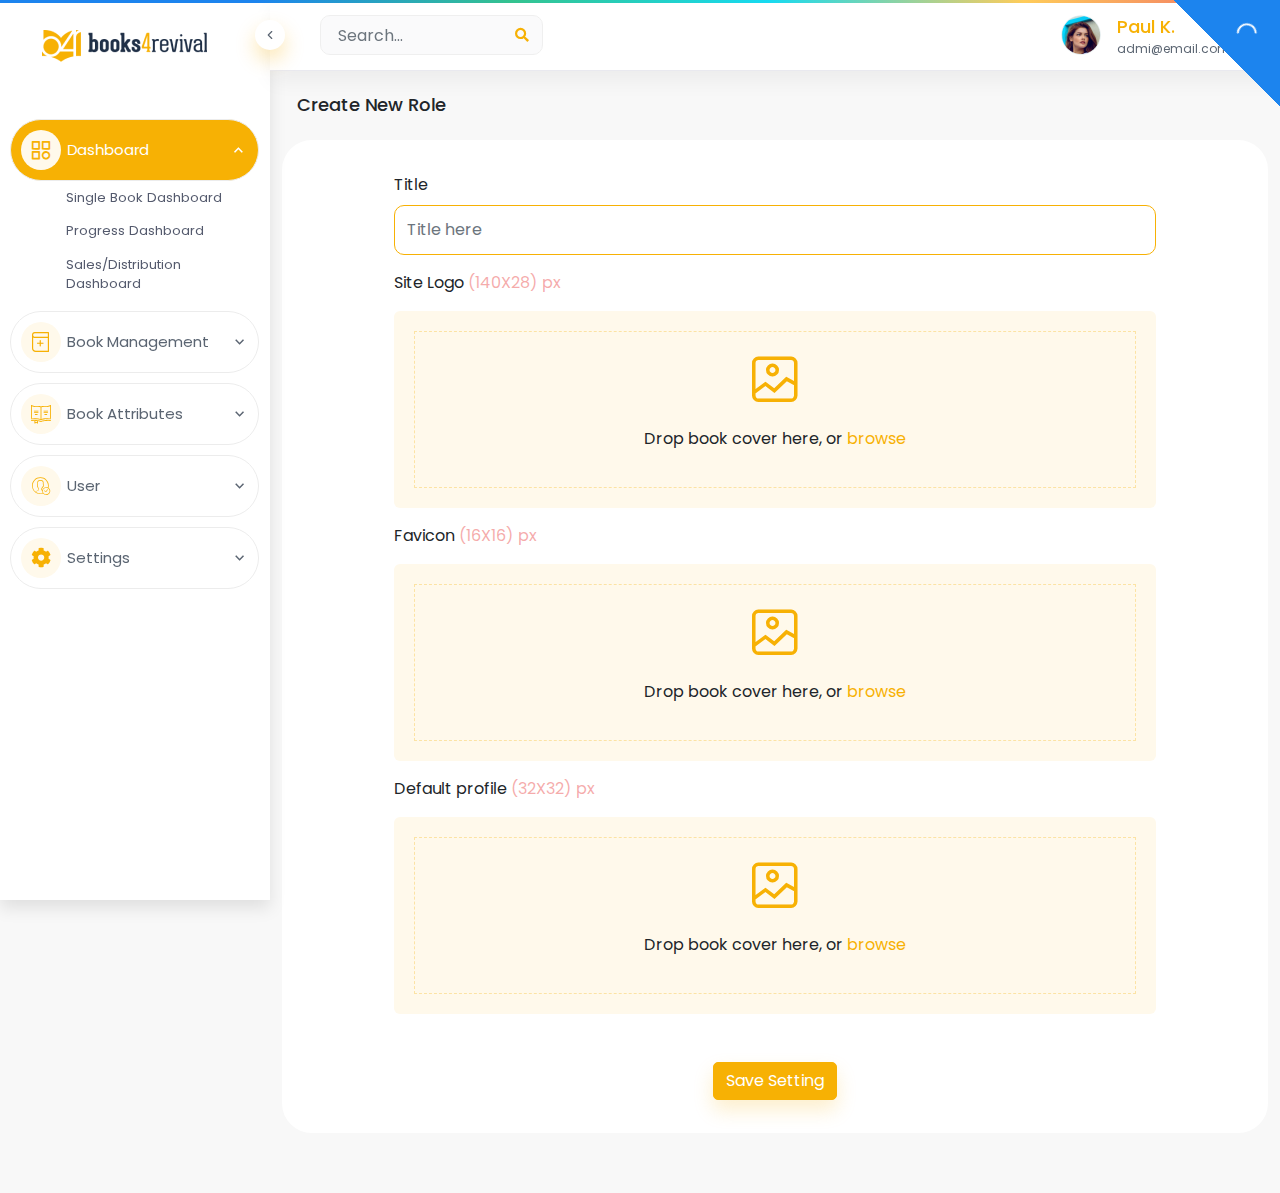
<file: system-setting.html>
<!doctype html>
<html lang="en">

<head>

    <meta charset="utf-8" />
    <title>Books 4 revival</title>
    <meta name="viewport" content="width=device-width, initial-scale=1.0">
    <meta content="Premium Multipurpose Admin & Dashboard Template" name="description" />
    <meta content="themessani" name="author" />
    <!-- App favicon -->
    <link rel="shortcut icon" href="assets/images/favicon.ico">

    <!-- preloader css -->
    <link rel="stylesheet" href="assets/css/preloader.min.css" type="text/css" />
    <!-- DataTables -->
    <link href="assets/libs/datatables.net-bs4/css/dataTables.bootstrap4.min.css" rel="stylesheet" type="text/css" />
    <link href="assets/libs/datatables.net-buttons-bs4/css/buttons.bootstrap4.min.css" rel="stylesheet"
        type="text/css" />
    <!-- dropzone css -->
    <link href="assets/libs/dropzone/min/dropzone.min.css" rel="stylesheet" type="text/css" />
    <!-- Bootstrap Css -->
    <link href="assets/css/bootstrap.min.css" rel="stylesheet" type="text/css" />
    <link href="assets/icomoon/icon-moons.css" rel="stylesheet" type="text/css" />
    <!-- Icons Css -->
    <link href="assets/css/icons.min.css" rel="stylesheet" type="text/css" />
    <!-- App Css-->
    <link href="assets/css/style.css" rel="stylesheet" type="text/css" />

</head>

<body>
    <!-- <body data-layout="horizontal"> -->

    <!-- Begin page -->
    <div id="layout-wrapper">
        <header id="page-topbar">
            <div class="navbar-header">
                <div class="d-flex cc-collapsed-menu">
                    <button type="button" class="btn btn-sm font-size-16 header-item" id="vertical-menu-btn">
                        <i data-feather="chevron-left"></i>
                    </button>

                    <!-- App Search-->
                    <form class="app-search d-none d-lg-block">
                        <div class="position-relative">
                            <input type="text" class="form-control" placeholder="Search...">
                            <button class="btn" type="button"><i class="fas fa-search"></i></button>
                        </div>
                    </form>
                </div>

                <div class="d-flex">
                    <div class="dropdown d-inline-block d-lg-none ml-2">
                        <button type="button" class="btn header-item" id="page-header-search-dropdown"
                            data-bs-toggle="dropdown" aria-haspopup="true" aria-expanded="false">
                            <i data-feather="search" class="icon-lg"></i>
                        </button>
                        <div class="dropdown-menu dropdown-menu-lg dropdown-menu-end p-0"
                            aria-labelledby="page-header-search-dropdown">

                            <form class="p-3">
                                <div class="form-group m-0">
                                    <div class="input-group">
                                        <input type="text" class="form-control" placeholder="Search ..."
                                            aria-label="Search Result">
                                        <button class="btn" type="submit"><i class="fas fa-search"></i></button>
                                    </div>
                                </div>
                            </form>
                        </div>
                    </div>
                    <div class="dropdown d-inline-block">
                        <button class="header-item bg-transparent d-flex align-items-center dropdown-toggle"
                            type="button" id="dropdownMenuButton" data-toggle="dropdown" aria-haspopup="true"
                            aria-expanded="false">
                            <img class="rounded-circle header-profile-user" src="assets/images/user.png"
                                alt="Header Avatar">
                            <div class="text-left ml-3">
                                <span class="d-none d-xl-inline-block fw-medium font-size-18 text-black">Paul
                                    K.</span>
                                <p class="mb-0 font-size-12 text-gray">admi@email.com</p>
                            </div>
                            <i class="mdi mdi-chevron-down d-none font-size-20 d-xl-inline-block text-yellow"></i>
                        </button>
                        <div class="dropdown-menu dropdown-menu-end" aria-labelledby="dropdownMenuButton">
                            <!-- item-->
                            <a class="dropdown-item" href="apps-contacts-profile.html"><i
                                    class="mdi mdi-face-profile font-size-16 align-middle me-1"></i> Profile</a>
                            <a class="dropdown-item" href="auth-lock-screen.html"><i
                                    class="mdi mdi-lock font-size-16 align-middle me-1"></i> Lock screen</a>
                            <div class="dropdown-divider"></div>
                            <a class="dropdown-item" href="auth-logout.html"><i
                                    class="mdi mdi-logout font-size-16 align-middle me-1"></i> Logout</a>
                        </div>
                    </div>
                </div>
            </div>
        </header>

        <!-- ========== Left Sidebar Start ========== -->
        <div class="vertical-menu">
            <div data-simplebar class="h-100">
                <!--- Sidemenu -->
                <div id="sidebar-menu">
                    <!-- LOGO -->
                    <div class="navbar-brand-box">
                        <a href="index.html" class="logo logo-dark">
                            <span class="logo-sm">
                                <img src="assets/images/sort-logo.png" alt="">
                            </span>
                            <span class="logo-lg">
                                <img src="assets/images/logo.png" alt="">
                            </span>
                        </a>

                        <a href="index.html" class="logo logo-light">
                            <span class="logo-sm">
                                <img src="assets/images/sort-logo.png" alt="">
                            </span>
                            <span class="logo-lg">
                                <img src="assets/images/logo.png" alt="">
                            </span>
                        </a>
                    </div>
                    <!-- Left Menu Start -->
                    <ul class="metismenu list-unstyled" id="side-menu">
                        <li class="mm-active">
                            <a href="javascript: void(0);" class="has-arrow" aria-expanded="true">
                                <i class="icon-dashboard"></i>
                                <span data-key="t-dashboard">Dashboard</span>
                            </a>
                            <ul class="sub-menu mm-collapse mm-show" aria-expanded="false">
                                <li><a href="#">Single Book Dashboard</a></li>
                                <li><a href="#">Progress Dashboard</a></li>
                                <li><a href="#">Sales/Distribution
                                        Dashboard</a></li>
                            </ul>
                        </li>

                        <li>
                            <a href="javascript: void(0);" class="has-arrow">
                                <i class="icon-book-plus"></i>
                                <span>Book Management</span>
                            </a>
                            <ul class="sub-menu" aria-expanded="false">
                                <li><a href="#">Book List</a></li>
                                <li><a href="#">Book Creation</a></li>
                            </ul>
                        </li>
                        <li>
                            <a href="javascript: void(0);" class="has-arrow">
                                <i class="icon-book-open"></i>
                                <span>Book Attributes</span>
                            </a>
                            <ul class="sub-menu" aria-expanded="false">
                                <li><a href="#">Book Format</a></li>
                                <li><a href="#">Book Series</a></li>
                                <li><a href="#">Book Status</a></li>
                                <li><a href="#">Book Tags</a></li>
                                <li><a href="#">Book Author</a></li>
                            </ul>
                        </li>
                        <li>
                            <a href="javascript: void(0);" class="has-arrow">
                                <i class="icon-user"></i>
                                <span>User</span>
                            </a>
                            <ul class="sub-menu" aria-expanded="false">
                                <li><a href="#">Production Report</a></li>
                                <li><a href="#">Distribution Report</a></li>
                            </ul>
                        </li>
                        <li>
                            <a href="javascript: void(0);" class="has-arrow">
                                <i class="fas fa-cog"></i>
                                <span>Settings</span>
                            </a>
                            <ul class="sub-menu" aria-expanded="true">
                                <li>
                                    <a href="javascript: void(0);" class="has-arrow">User</a>
                                    <ul class="sub-menu" aria-expanded="true">
                                        <li><a href="javascript: void(0);">User List</a></li>
                                        <li><a href="javascript: void(0);">User Role</a></li>
                                    </ul>
                                </li>
                                <li>
                                    <a href="javascript: void(0);" class="has-arrow">Setting</a>
                                    <ul class="sub-menu" aria-expanded="true">
                                        <li><a href="javascript: void(0);">System Setting</a></li>
                                        <li><a href="javascript: void(0);">Email Setting</a></li>
                                    </ul>
                                </li>
                            </ul>
                        </li>
                    </ul>

                </div>
                <!-- Sidebar -->
            </div>
        </div>
        <!-- Left Sidebar End -->



        <!-- ============================================================== -->
        <!-- Start right Content here -->
        <!-- ============================================================== -->
        <div class="main-content">
            <div class="page-content">
                <div class="container-fluid">
                    <!-- start page title -->
                    <div class="row">
                        <div class="col-12">
                            <div class="page-title-box d-sm-flex align-items-center justify-content-between">
                                <h4 class="mb-sm-0 font-size-18">Create New Role</h4>
                            </div>
                        </div>
                    </div>
                    <!-- end page title -->

                </div>
                <!-- container-fluid -->

                <div class="row">
                    <div class="col-lg-12">
                        <div class="card">
                            <div class="card-body">
                                <div class="row">
                                    <div class="col-lg-10 m-auto">
                                        <div class="form-group mb-3">
                                            <label for="#">Title</label>
                                            <div class="position-relative">
                                                <input type="text" class="form-control" placeholder="Title here">
                                            </div>
                                        </div>

                                        <p>Site Logo <span class="image-size"> (140X28) px</span></p>

                                        <div class="mb-3">
                                            <form action="#" class="dropzone">
                                                <div class="fallback">
                                                    <input name="file" type="file" multiple="multiple">
                                                </div>
                                                <div class="dz-message needsclick">
                                                    <div class="mb-3">
                                                        <i class="display-4 text-muted text-yellow icon-image"></i>
                                                    </div>
                                                    <p> Drop book cover here, or <span class="text-yellow">browse</span>
                                                    </p>
                                                </div>
                                            </form>
                                        </div>

                                        <p>Favicon <span class="image-size"> (16X16) px</span></p>

                                        <div class="mb-3">
                                            <form action="#" class="dropzone">
                                                <div class="fallback">
                                                    <input name="file" type="file" multiple="multiple">
                                                </div>
                                                <div class="dz-message needsclick">
                                                    <div class="mb-3">
                                                        <i class="display-4 text-muted text-yellow icon-image"></i>
                                                    </div>
                                                    <p> Drop book cover here, or <span class="text-yellow">browse</span>
                                                    </p>
                                                </div>
                                            </form>
                                        </div>

                                        <p>Default profile <span class="image-size"> (32X32) px</span></p>

                                        <div class="mb-3">
                                            <form action="#" class="dropzone">
                                                <div class="fallback">
                                                    <input name="file" type="file" multiple="multiple">
                                                </div>
                                                <div class="dz-message needsclick">
                                                    <div class="mb-3">
                                                        <i class="display-4 text-muted text-yellow icon-image"></i>
                                                    </div>
                                                    <p> Drop book cover here, or <span class="text-yellow">browse</span>
                                                    </p>
                                                </div>
                                            </form>
                                        </div>
                                        <div class="cc-button-heads mt-5 text-center">
                                            <button class="btn btn-primary">Save Setting</button>
                                        </div>
                                    </div>
                                </div>
                            </div>
                        </div>
                    </div>
                </div>
            </div>
            <!-- End Page-content -->

            <!-- <footer class="footer">
                <div class="container-fluid">
                    <div class="row">
                        <div class="col-sm-6">
                            <script>document.write(new Date().getFullYear())</script> © themessani.
                        </div>
                        <div class="col-sm-6">
                            <div class="text-sm-end d-none d-sm-block">
                                Design & Develop by <a href="#!" class="text-decoration-underline">themessani</a>
                            </div>
                        </div>
                    </div>
                </div>
            </footer> -->
        </div>
        <!-- end main content-->

    </div>
    <!-- END layout-wrapper -->


    <!-- JAVASCRIPT -->
    <script src="assets/libs/jquery/jquery.min.js"></script>
    <script src="https://cdnjs.cloudflare.com/ajax/libs/popper.js/1.14.3/umd/popper.min.js"></script>
    <script src="https://stackpath.bootstrapcdn.com/bootstrap/4.1.3/js/bootstrap.min.js"></script>
    <script src="assets/libs/metismenu/metisMenu.min.js"></script>
    <script src="assets/libs/simplebar/simplebar.min.js"></script>
    <script src="assets/libs/node-waves/waves.min.js"></script>
    <script src="assets/libs/feather-icons/feather.min.js"></script>
    <!-- pace js -->
    <script src="assets/libs/pace-js/pace.min.js"></script>

    <!-- Required datatable js -->
    <script src="assets/libs/datatables.net/js/jquery.dataTables.min.js"></script>
    <script src="assets/libs/datatables.net-bs4/js/dataTables.bootstrap4.min.js"></script>
    <!-- Buttons examples -->
    <script src="assets/libs/datatables.net-buttons/js/dataTables.buttons.min.js"></script>
    <script src="assets/libs/datatables.net-buttons-bs4/js/buttons.bootstrap4.min.js"></script>
    <script src="assets/libs/jszip/jszip.min.js"></script>
    <script src="assets/libs/pdfmake/build/pdfmake.min.js"></script>
    <script src="assets/libs/pdfmake/build/vfs_fonts.js"></script>
    <script src="assets/libs/datatables.net-buttons/js/buttons.html5.min.js"></script>
    <script src="assets/libs/datatables.net-buttons/js/buttons.print.min.js"></script>
    <script src="assets/libs/datatables.net-buttons/js/buttons.colVis.min.js"></script>

    <!-- Responsive examples -->
    <script src="assets/libs/datatables.net-responsive/js/dataTables.responsive.min.js"></script>
    <script src="assets/libs/datatables.net-responsive-bs4/js/responsive.bootstrap4.min.js"></script>

    <!-- Datatable init js -->
    <script src="assets/js/pages/datatables.init.js"></script>

    <!-- dropzone js -->
    <script src="assets/libs/dropzone/min/dropzone.min.js"></script>

    <!-- apexcharts -->
    <script src="assets/libs/apexcharts/apexcharts.min.js"></script>
    <script src="assets/libs/raphael.min.js"></script>
    <script src="assets/libs/morris.min.js"></script>
    <script src="assets/js/pages/morris.init.js"></script>
    <script src="assets/js/pages/apexcharts.init.js"></script>
    <!-- dashboard init -->
    <script src="assets/js/app.js"></script>

</body>

</html>
</file>
<file: assets/icomoon/icon-moons.css>
@font-face {
  font-family: "icomoon";
  src: url("fonts/icomoon.eot?ynmdu4");
  src: url("fonts/icomoon.eot?ynmdu4#iefix") format("embedded-opentype"),
    url("fonts/icomoon.ttf?ynmdu4") format("truetype"),
    url("fonts/icomoon.woff?ynmdu4") format("woff"),
    url("fonts/icomoon.svg?ynmdu4#icomoon") format("svg");
  font-weight: normal;
  font-style: normal;
  font-display: block;
}

[class^="icon-"],
[class*=" icon-"] {
  /* use !important to prevent issues with browser extensions that change fonts */
  font-family: "icomoon" !important;
  speak: never;
  font-style: normal;
  font-weight: normal;
  font-variant: normal;
  text-transform: none;
  line-height: 1;

  /* Better Font Rendering =========== */
  -webkit-font-smoothing: antialiased;
  -moz-osx-font-smoothing: grayscale;
}

.icon-book-open:before {
  content: "\e91b";
}
.icon-book-plus:before {
  content: "\e91c";
}
.icon-dashboard:before {
  content: "\e91d";
}
.icon-reload:before {
  content: "\e900";
  color: #000;
}
.icon-sysnc:before {
  content: "\e901";
  color: #000;
}
.icon-mp3:before {
  content: "\e902";
  color: #000;
}
.icon-epub:before {
  content: "\e903";
  color: #000;
}
.icon-image:before {
  content: "\e904";
  color: #000;
}
.icon-play:before {
  content: "\e905";
  color: #000;
}
.icon-audiobooks:before {
  content: "\e906";
  color: #000;
}
.icon-Group-7:before {
  content: "\e907";
  color: #000;
}
.icon-book2:before {
  content: "\e908";
  color: #000;
}
.icon-sound:before {
  content: "\e909";
  color: #000;
}
.icon-list:before {
  content: "\e90a";
  color: #000;
}
.icon-language:before {
  content: "\e90b";
  color: #000;
}
.icon-books-break:before {
  content: "\e90c";
  color: #000;
}
.icon-a-books:before {
  content: "\e90d";
  color: #000;
}
.icon-books:before {
  content: "\e90e";
  color: #000;
}
.icon-setting:before {
  content: "\e90f";
}
.icon-user:before {
  content: "\e910";
  color: #000;
}
.icon-book-svgrepo-com-1:before {
  content: "\e911";
  color: #000;
}
.icon-right-arrow:before {
  content: "\e912";
  color: #000;
}
.icon-left-arrow:before {
  content: "\e913";
  color: #000;
}
.icon-filter:before {
  content: "\e914";
  color: #000;
}
.icon-print:before {
  content: "\e915";
  color: #000;
}
.icon-pdf:before {
  content: "\e916";
  color: #000;
}
.icon-execl:before {
  content: "\e917";
  color: #000;
}
.icon-csv:before {
  content: "\e918";
  color: #000;
}
.icon-copy:before {
  content: "\e919";
  color: #000;
}
.icon-download:before {
  content: "\e91a";
  color: #000;
}
</file>
<file: assets/css/style.css>
@import url("https://fonts.googleapis.com/css2?family=Poppins:ital,wght@0,100;0,200;0,300;0,400;0,500;0,600;0,700;0,800;0,900;1,100;1,200;1,300;1,400;1,500;1,600;1,700;1,800;1,900&display=swap");
/**color Variable**/
.text-yellow {
  color: #f7b104; }

.text-black {
  color: #f7b104; }

.text-gray {
  color: #5b6572; }

.text-orange {
  color: #fe7f57; }

.text-red {
  color: #f2391f; }

.text-green {
  color: #33c83b; }

.bg-orange {
  background-color: #fe7f57 !important; }
  .bg-orange span {
    color: #fff !important; }

.bg-red {
  background-color: #f2391f !important; }
  .bg-red span {
    color: #fff !important; }

.bg-green {
  background-color: #33c83b !important; }
  .bg-green span {
    color: #fff !important; }

body {
  background-color: #f8f8f8;
  font-family: "Poppins", sans-serif;
  overflow-x: hidden; }

i {
  color: #f7b104; }

h1,
h2,
h3,
h4,
h5,
h6 {
  margin-bottom: 0; }

.cc-heading-24 {
  font-size: 24px;
  font-weight: 500;
  padding-bottom: 15px; }

/**color Variable**/
.text-yellow {
  color: #f7b104; }

.text-black {
  color: #f7b104; }

.text-gray {
  color: #5b6572; }

.text-orange {
  color: #fe7f57; }

.text-red {
  color: #f2391f; }

.text-green {
  color: #33c83b; }

.bg-orange {
  background-color: #fe7f57 !important; }
  .bg-orange span {
    color: #fff !important; }

.bg-red {
  background-color: #f2391f !important; }
  .bg-red span {
    color: #fff !important; }

.bg-green {
  background-color: #33c83b !important; }
  .bg-green span {
    color: #fff !important; }

.cc-mt-80 {
  margin-top: 80px; }
  @media only screen and (max-width: 991.98px) {
    .cc-mt-80 {
      margin-top: 40px; } }

.ic-pb-20 {
  padding-bottom: 20px; }

.cc-font-weigth {
  font-weight: 500;
  color: #203047; }

div.dataTables_wrapper div.dataTables_info {
  padding-top: 0.85em;
  display: inline-flex;
  float: left; }

div.dataTables_wrapper div.dataTables_paginate {
  margin: 0;
  white-space: nowrap;
  text-align: right;
  display: inline-block;
  float: right; }

div.dataTables_wrapper div.dataTables_filter input {
  height: 40px;
  border: 0.5px solid #efefef;
  background: #fafafb; }
div.dataTables_wrapper div.dataTables_filter label {
  position: relative; }
  div.dataTables_wrapper div.dataTables_filter label i {
    position: absolute;
    top: 50%;
    transform: translateY(-50%);
    right: 10px; }

.table thead tr th {
  color: #00242d;
  background: #fff9eb;
  font-style: normal;
  font-weight: normal;
  font-size: 16px;
  line-height: 20px; }
.table tbody tr:hover {
  box-shadow: 0px 0px 20px rgba(0, 36, 45, 0.05); }
.table tbody tr td:first-child {
  border-left: none; }
.table tbody tr td:last-child {
  border-right: none; }

.table-bordered td,
.table-bordered th {
  border: 1px solid #fff9eb; }

table.table-bordered.dataTable tbody th,
table.table-bordered.dataTable tbody td {
  border-bottom-width: 1px; }

table.table-bordered.dataTable th,
table.table-bordered.dataTable td {
  border-left-width: 1px; }

.table > :not(:last-child) > :last-child > * {
  border-bottom-color: #fff9eb; }

.table-bordered {
  border: 1px solid #fff9eb; }

.table > :not(caption) > * > * {
  border-bottom-width: 0;
  border-right: 2px solid #fff;
  border-bottom: 3px solid #fff9eb; }

.cc-row-span {
  font-weight: 600;
  font-size: 20px;
  line-height: 20px;
  text-align: center;
  color: #203047;
  writing-mode: vertical-lr;
  transform: rotate(-180deg); }

.tb-btn i {
  margin-right: 14px; }
  .tb-btn i::before {
    color: #f7b104; }
  @media only screen and (max-width: 1440px) {
    .tb-btn i {
      margin-right: 0; } }
.tb-btn:hover i:before {
  color: #fff; }

.ic-table-length {
  width: 80px;
  height: 40px;
  border-radius: 10px;
  text-align: center;
  background: #fff9eb;
  border: 1px solid #fff9eb; }

.ic-tables-buttons {
  grid-gap: 20px; }
  @media only screen and (max-width: 1440px) {
    .ic-tables-buttons {
      grid-gap: 8px; } }

.ic-filter-search {
  grid-gap: 20px; }
  @media only screen and (max-width: 1440px) {
    .ic-filter-search {
      grid-gap: 8px; } }

div.dataTables_wrapper div.dataTables_paginate ul.pagination {
  grid-gap: 10px; }
  div.dataTables_wrapper div.dataTables_paginate ul.pagination li:first-child a i::before {
    color: #f7b104; }
  div.dataTables_wrapper div.dataTables_paginate ul.pagination li:first-child a:hover i::before {
    color: #fff; }
  div.dataTables_wrapper div.dataTables_paginate ul.pagination li:last-child a i::before {
    color: #f7b104; }
  div.dataTables_wrapper div.dataTables_paginate ul.pagination li:last-child a:hover i::before {
    color: #fff; }
  div.dataTables_wrapper div.dataTables_paginate ul.pagination li a {
    border-radius: 5px !important;
    border: 1px solid #efefef; }
    div.dataTables_wrapper div.dataTables_paginate ul.pagination li a:hover {
      background-color: #f7b104;
      color: #fff; }
    div.dataTables_wrapper div.dataTables_paginate ul.pagination li a i {
      font-size: 10px; }

.dropdown-menu {
  box-shadow: 0px 5px 20px rgba(0, 0, 0, 0.1);
  border-radius: 10px;
  border: 0;
  padding: 5px 15px; }
  .dropdown-menu li {
    border-bottom: 1px solid #efefef; }
    .dropdown-menu li:last-child {
      border-bottom: 0; }
    .dropdown-menu li .dropdown-item {
      font-size: 14px;
      padding: 0.5rem 1.5rem; }

.table td,
.table th {
  border-top: none;
  color: #5b6572; }

.btn svg {
  width: 14px;
  height: 14px; }
.btn i {
  font-size: 14px;
  color: #fff; }
.btn:focus {
  box-shadow: none; }

button:focus {
  outline: 0; }

.btn-primary {
  box-shadow: 0px 10px 20px rgba(247, 177, 4, 0.2);
  border-radius: 5px; }

.cc-table-action {
  width: 24px;
  height: 24px;
  border-radius: 50%;
  line-height: 20px;
  background: #fff9eb;
  color: #f7b104;
  text-align: center;
  transition: 0.3s; }
  .cc-table-action i {
    font-size: 10px;
    color: #f7b104; }
  .cc-table-action:hover {
    background: #f7b104; }
    .cc-table-action:hover i {
      color: #fff; }

.dropdown-toggle::after {
  content: unset; }

.card {
  background: #ffffff;
  border: 3px solid #ffffff;
  border-radius: 30px; }
  .card .card-header {
    border: none;
    border-radius: 30px 30px 0 0;
    background-color: transparent; }
  .card .card-body {
    padding: 30px; }

.dz-message i::before {
  color: #f7b104; }

.cc-check-items {
  display: flex;
  grid-gap: 50px; }

.cc-mp-upload ul {
  grid-gap: 10px; }

.cc-file-upload {
  margin-bottom: 50px; }

.form-control {
  border: 1px solid #f7b104;
  box-sizing: border-box;
  border-radius: 10px;
  height: 50px; }
  .form-control:focus {
    box-shadow: none;
    border: 1px solid #f7b104; }

.custom-select.custom-select-sm {
  background: #fff9eb;
  border-radius: 10px;
  height: 40px;
  border: 1px solid #fff9eb; }

.custom-switch {
  cursor: pointer;
  width: 67px; }
  .custom-switch .custom-control-label::before {
    position: absolute;
    top: 0;
    left: -1.5rem;
    display: block;
    width: 55px !important;
    height: 30px;
    pointer-events: none;
    content: "";
    background-color: #fff;
    border: #f7b104 solid 1px;
    box-sizing: border-box;
    border-radius: 20px !important; }
  .custom-switch .custom-control-label::after {
    width: 20px !important;
    height: 20px !important;
    background-color: #f7b104;
    border-radius: 50%;
    top: calc(0.25rem + 1px);
    left: calc(-1.25rem + 2px); }
  .custom-switch .custom-control-input:checked ~ .custom-control-label::after {
    transform: translateX(1.5rem); }

.accordion > .card:not(:last-of-type) {
  border-bottom: 0;
  border-bottom-right-radius: 10px;
  border-bottom-left-radius: 10px; }

.accordion .card {
  box-shadow: 0px 0px 20px rgba(0, 0, 0, 0.05);
  border-radius: 10px;
  margin-bottom: 10px;
  padding-left: 20px;
  padding-right: 20px; }
  .accordion .card .card-header {
    background: #ffffff;
    border-bottom: 1px solid rgba(247, 178, 4, 0.205);
    padding-top: 21px;
    padding-bottom: 21px; }

.cc-permission-under {
  padding: 0 120px; }
  .cc-permission-under li:not(:last-child) {
    padding-bottom: 15px; }

.image-size {
  color: rgba(235, 87, 87, 0.5); }

.cc-circle-color {
  padding: 3px;
  border: 1px solid #828282;
  display: inline-flex;
  border-radius: 50%; }
  .cc-circle-color span {
    width: 30px;
    height: 30px;
    display: inline-block;
    border-radius: 50%;
    background-color: #828282; }
  .cc-circle-color.purple {
    border: 1px solid #9b51e0; }
    .cc-circle-color.purple span {
      background-color: #9b51e0; }
  .cc-circle-color.pink {
    border: 1px solid #f178b6; }
    .cc-circle-color.pink span {
      background-color: #f178b6; }

.holder {
  display: flex;
  flex-direction: column;
  align-items: center; }
  .holder .get-it-on-github {
    margin-top: 24px;
    margin-bottom: 24px;
    color: #55606e; }

.audio.green-audio-player {
  width: 100%;
  height: 56px;
  background: #fff9eb;
  border-radius: 10px;
  display: flex;
  justify-content: space-between;
  align-items: center;
  padding-left: 24px;
  padding-right: 24px;
  user-select: none;
  -webkit-user-select: none; }
  .audio.green-audio-player .play-pause-btn {
    display: none;
    cursor: pointer; }
    .audio.green-audio-player .play-pause-btn svg path {
      fill: #f7b104; }
  .audio.green-audio-player .slider {
    flex-grow: 1;
    background-color: #f7b104;
    cursor: pointer;
    position: relative;
    border-radius: 10px; }
    .audio.green-audio-player .slider .progress {
      background-color: #f7b104;
      border-radius: inherit;
      position: absolute;
      pointer-events: none;
      border-radius: 10px; }
      .audio.green-audio-player .slider .progress .pin {
        height: 16px;
        width: 16px;
        border-radius: 8px;
        background-color: #f7b104;
        position: absolute;
        pointer-events: all;
        box-shadow: 0px 1px 1px 0px rgba(0, 0, 0, 0.32); }
  .audio.green-audio-player .controls {
    font-size: 16px;
    line-height: 18px;
    color: #55606e;
    display: flex;
    flex-grow: 1;
    justify-content: space-between;
    align-items: center;
    margin-left: 24px;
    margin-right: 24px; }
    .audio.green-audio-player .controls .slider {
      margin-left: 16px;
      margin-right: 16px;
      border-radius: 10px;
      height: 10px;
      background-color: #fff; }
      .audio.green-audio-player .controls .slider .progress {
        width: 0;
        height: 100%; }
        .audio.green-audio-player .controls .slider .progress .pin {
          right: -8px;
          top: -6px; }
    .audio.green-audio-player .controls span {
      cursor: default; }
  .audio.green-audio-player .volume {
    position: relative; }
    .audio.green-audio-player .volume .volume-btn {
      cursor: pointer; }
      .audio.green-audio-player .volume .volume-btn svg path {
        fill: #f7b104; }
      .audio.green-audio-player .volume .volume-btn.open path {
        fill: #44bfa3; }
    .audio.green-audio-player .volume .volume-controls {
      width: 30px;
      height: 135px;
      background-color: rgba(0, 0, 0, 0.62);
      border-radius: 7px;
      position: absolute;
      left: -3px;
      bottom: 52px;
      flex-direction: column;
      align-items: center;
      display: flex; }
      .audio.green-audio-player .volume .volume-controls.hidden {
        display: none; }
      .audio.green-audio-player .volume .volume-controls .slider {
        margin-top: 12px;
        margin-bottom: 12px;
        width: 6px;
        border-radius: 3px; }
        .audio.green-audio-player .volume .volume-controls .slider .progress {
          bottom: 0;
          height: 100%;
          width: 6px; }
          .audio.green-audio-player .volume .volume-controls .slider .progress .pin {
            left: -5px;
            top: -8px; }

.metismenu {
  margin: 40px 10px 0 10px; }
  .metismenu li {
    display: block;
    width: 100%; }
  .metismenu .mm-collapse {
    display: none; }
    .metismenu .mm-collapse:not(.mm-show) {
      display: none; }
  .metismenu .mm-collapse.mm-show {
    display: block; }
  .metismenu .mm-collapsing {
    position: relative;
    height: 0;
    overflow: hidden;
    -webkit-transition-timing-function: ease;
    transition-timing-function: ease;
    -webkit-transition-duration: 0.35s;
    transition-duration: 0.35s;
    -webkit-transition-property: height, visibility;
    transition-property: height, visibility; }

.vertical-menu {
  width: 270px;
  z-index: 1001;
  background: #fff;
  bottom: 0;
  margin-top: 0;
  position: fixed;
  top: 0;
  border-right: 1px solid transparent;
  -webkit-box-shadow: 0 0.5rem 1rem rgba(0, 0, 0, 0.1);
  box-shadow: 0 0.5rem 1rem rgba(0, 0, 0, 0.1); }

.main-content {
  margin-left: 270px;
  overflow: hidden; }
  .main-content .content {
    padding: 0 15px 10px 15px;
    margin-top: 70px; }

#sidebar-menu {
  padding: 10px 0 30px 0; }
  #sidebar-menu .mm-active > .has-arrow:after {
    -webkit-transform: translateY(-50%) rotate(-90deg);
    transform: translateY(-50%) rotate(-90deg); }
  #sidebar-menu .has-arrow:after {
    content: "\F0142";
    font-family: "Material Design Icons";
    position: absolute;
    display: block;
    top: 50%;
    right: 10px;
    transform: translateY(-50%) rotate(90deg);
    -webkit-transition: -webkit-transform 0.2s;
    transition: -webkit-transform 0.2s;
    transition: transform 0.2s;
    transition: transform 0.2s, -webkit-transform 0.2s;
    font-size: 1.1rem; }
  #sidebar-menu ul li {
    margin-bottom: 10px; }
    #sidebar-menu ul li a {
      display: flex;
      align-items: center;
      color: #5b6572;
      position: relative;
      font-size: 15px;
      -webkit-transition: all 0.4s;
      transition: all 0.4s;
      padding: 10px;
      border: 1px solid #ececec;
      border-radius: 50px; }
      #sidebar-menu ul li a i {
        height: 40px;
        width: 40px;
        font-size: 20px;
        border-radius: 50%;
        line-height: 40px;
        text-align: center;
        margin-top: 0;
        background: #fff9eb; }
        #sidebar-menu ul li a i::before {
          color: #f7b104; }
      #sidebar-menu ul li a svg {
        height: 40px;
        width: 40px;
        font-size: 20px;
        border-radius: 50%;
        padding: 10px;
        color: #f7b104;
        margin-top: 0;
        background: #fff9eb; }
      #sidebar-menu ul li a span {
        padding-left: 6px; }
    #sidebar-menu ul li .badge {
      margin-top: 4px; }
    #sidebar-menu ul li ul.sub-menu {
      padding: 0; }
      #sidebar-menu ul li ul.sub-menu li {
        margin-bottom: 0; }
        #sidebar-menu ul li ul.sub-menu li a {
          padding: 0.425rem 1.5rem 0.425rem 3.5rem;
          font-size: 0.825rem;
          color: #545a6d;
          background: unset;
          border: none; }
          #sidebar-menu ul li ul.sub-menu li a:hover {
            color: #1c84ee; }
        #sidebar-menu ul li ul.sub-menu li ul.sub-menu {
          padding: 0; }
          #sidebar-menu ul li ul.sub-menu li ul.sub-menu li a {
            padding: 0.4rem 1.5rem 0.4rem 4.5rem;
            font-size: 13px; }
    #sidebar-menu ul li.mm-active > a {
      color: #fff;
      background: #f7b104; }
      #sidebar-menu ul li.mm-active > a i {
        color: #fff; }
      #sidebar-menu ul li.mm-active > a svg {
        color: #f7b104 !important; }
    #sidebar-menu ul li.mm-active .active {
      color: #fff !important;
      background: #f7b104; }
      #sidebar-menu ul li.mm-active .active i {
        color: #fff !important; }
      #sidebar-menu ul li.mm-active .active svg {
        color: #f7b104 !important; }
    #sidebar-menu ul li.mm-active > i {
      color: #f7b104 !important; }

.menu-title {
  padding: 12px 20px !important;
  pointer-events: none;
  cursor: default;
  font-size: 12px;
  color: #545a6d;
  font-weight: 500; }

.sidebar-alert {
  background-color: rgba(28, 132, 238, 0.1) !important; }
  .sidebar-alert .alertcard-title {
    color: #1c84ee; }

body[data-sidebar-size="sm"] {
  min-height: 1000px; }
  body[data-sidebar-size="sm"] .main-content {
    margin-left: 80px; }
  body[data-sidebar-size="sm"] .navbar-brand-box {
    width: 80px !important; }
  body[data-sidebar-size="sm"] .logo span.logo-lg {
    display: none; }
  body[data-sidebar-size="sm"] .logo span.logo-sm {
    display: block; }
  body[data-sidebar-size="sm"] .vertical-menu {
    position: absolute;
    width: 80px !important;
    z-index: 5; }
    body[data-sidebar-size="sm"] .vertical-menu .simplebar-content-wrapper {
      overflow: visible !important; }
    body[data-sidebar-size="sm"] .vertical-menu .simplebar-mask {
      overflow: visible !important; }
    body[data-sidebar-size="sm"] .vertical-menu .simplebar-scrollbar {
      display: none !important; }
    body[data-sidebar-size="sm"] .vertical-menu .simplebar-offset {
      bottom: 0 !important; }
    body[data-sidebar-size="sm"] .vertical-menu #sidebar-menu .badge {
      display: none !important; }
    body[data-sidebar-size="sm"] .vertical-menu #sidebar-menu .menu-title {
      display: none !important; }
    body[data-sidebar-size="sm"] .vertical-menu #sidebar-menu .sidebar-alert {
      display: none !important; }
    body[data-sidebar-size="sm"] .vertical-menu #sidebar-menu .nav.collapse {
      height: inherit !important; }
    body[data-sidebar-size="sm"] .vertical-menu #sidebar-menu > ul > li {
      position: relative;
      white-space: nowrap; }
      body[data-sidebar-size="sm"] .vertical-menu #sidebar-menu > ul > li > a {
        padding: 10px;
        width: 60px;
        height: 60px;
        -webkit-transition: none;
        transition: none; }
        body[data-sidebar-size="sm"] .vertical-menu #sidebar-menu > ul > li > a:active {
          color: #1c84ee; }
        body[data-sidebar-size="sm"] .vertical-menu #sidebar-menu > ul > li > a:focus {
          color: #1c84ee; }
        body[data-sidebar-size="sm"] .vertical-menu #sidebar-menu > ul > li > a:hover {
          color: #1c84ee; }
        body[data-sidebar-size="sm"] .vertical-menu #sidebar-menu > ul > li > a i {
          font-size: 1.45rem;
          margin-left: 0; }
        body[data-sidebar-size="sm"] .vertical-menu #sidebar-menu > ul > li > a svg {
          height: 40px;
          width: 40px;
          margin-left: 0; }
        body[data-sidebar-size="sm"] .vertical-menu #sidebar-menu > ul > li > a span {
          display: none;
          padding-left: 25px; }
      body[data-sidebar-size="sm"] .vertical-menu #sidebar-menu > ul > li > a.has-arrow:after {
        display: none; }
      body[data-sidebar-size="sm"] .vertical-menu #sidebar-menu > ul > li:hover > a {
        position: relative;
        background-color: #f7b104;
        -webkit-transition: none;
        transition: none; }
        body[data-sidebar-size="sm"] .vertical-menu #sidebar-menu > ul > li:hover > a i {
          color: #fff; }
        body[data-sidebar-size="sm"] .vertical-menu #sidebar-menu > ul > li:hover > a svg {
          color: #f7b104;
          background: #fff; }
        body[data-sidebar-size="sm"] .vertical-menu #sidebar-menu > ul > li:hover > a span {
          display: none; }
      body[data-sidebar-size="sm"] .vertical-menu #sidebar-menu > ul > li:hover > ul {
        display: block;
        left: 80px;
        position: absolute;
        width: 190px;
        height: auto !important;
        -webkit-box-shadow: 0 0.5rem 1rem rgba(0, 0, 0, 0.1);
        box-shadow: 0 0.5rem 1rem rgba(0, 0, 0, 0.1);
        top: 50%;
        transform: translateY(-50%); }
        body[data-sidebar-size="sm"] .vertical-menu #sidebar-menu > ul > li:hover > ul::after {
          position: absolute;
          content: "";
          top: 50%;
          left: -12px;
          transform: translateY(-50%);
          height: 20px;
          width: 12px;
          clip-path: polygon(100% 0, 0 50%, 100% 100%);
          background: #fff; }
        body[data-sidebar-size="sm"] .vertical-menu #sidebar-menu > ul > li:hover > ul ul {
          -webkit-box-shadow: 0 0.5rem 1rem rgba(0, 0, 0, 0.1);
          box-shadow: 0 0.5rem 1rem rgba(0, 0, 0, 0.1); }
        body[data-sidebar-size="sm"] .vertical-menu #sidebar-menu > ul > li:hover > ul a {
          -webkit-box-shadow: none;
          box-shadow: none;
          padding: 8px 12px;
          position: relative;
          white-space: normal;
          width: 190px;
          z-index: 6;
          color: #545a6d; }
          body[data-sidebar-size="sm"] .vertical-menu #sidebar-menu > ul > li:hover > ul a:hover {
            color: #1c84ee; }
    body[data-sidebar-size="sm"] .vertical-menu #sidebar-menu > ul ul {
      padding: 5px 0;
      z-index: 9999;
      display: none;
      background-color: #fff; }
      body[data-sidebar-size="sm"] .vertical-menu #sidebar-menu > ul ul li:hover > ul {
        display: block;
        left: 190px;
        height: auto !important;
        margin-top: -36px;
        position: absolute;
        width: 190px;
        padding: 5px 0; }
      body[data-sidebar-size="sm"] .vertical-menu #sidebar-menu > ul ul li > a span.pull-right {
        position: absolute;
        right: 20px;
        top: 12px;
        -webkit-transform: rotate(270deg);
        transform: rotate(270deg); }
      body[data-sidebar-size="sm"] .vertical-menu #sidebar-menu > ul ul li.active a {
        color: #f8f9fa; }
  body[data-sidebar-size="sm"] #sidebar-menu .mm-active > .has-arrow:after {
    -webkit-transform: rotate(0);
    transform: rotate(0); }

body[data-sidebar="dark"] .navbar-brand-box {
  background: #242a30;
  -webkit-box-shadow: 0 3px 1px #242a30;
  box-shadow: 0 3px 1px #242a30;
  border-color: #242a30; }
  body[data-sidebar="dark"] .navbar-brand-box .logo {
    color: #fff !important; }
body[data-sidebar="dark"] .logo-dark {
  display: none; }
body[data-sidebar="dark"] .logo-light {
  display: block; }
body[data-sidebar="dark"] .vertical-menu {
  background: #242a30;
  border-color: #242a30; }

@media (max-width: 992px) {
  .vertical-menu {
    display: none; }

  .main-content {
    margin-left: 0 !important; }

  body.sidebar-enable .vertical-menu {
    display: block; } }
@media (min-width: 992px) {
  body[data-sidebar="dark"] #vertical-menu-btn {
    color: #e9ecef; } }
.sidebar-enable #page-topbar {
  margin-left: 80px !important; }
  @media only screen and (max-width: 991.98px) {
    .sidebar-enable #page-topbar {
      margin-left: 0 !important; } }

/**color Variable**/
.text-yellow {
  color: #f7b104; }

.text-black {
  color: #f7b104; }

.text-gray {
  color: #5b6572; }

.text-orange {
  color: #fe7f57; }

.text-red {
  color: #f2391f; }

.text-green {
  color: #33c83b; }

.bg-orange {
  background-color: #fe7f57 !important; }
  .bg-orange span {
    color: #fff !important; }

.bg-red {
  background-color: #f2391f !important; }
  .bg-red span {
    color: #fff !important; }

.bg-green {
  background-color: #33c83b !important; }
  .bg-green span {
    color: #fff !important; }

body[data-layout-mode="dark"] {
  background-color: #191e22;
  color: #ced4da; }
  body[data-layout-mode="dark"] .h1 {
    color: #ced4da; }
  body[data-layout-mode="dark"] .h2 {
    color: #ced4da; }
  body[data-layout-mode="dark"] .h3 {
    color: #ced4da; }
  body[data-layout-mode="dark"] .h4 {
    color: #ced4da; }
  body[data-layout-mode="dark"] .h5 {
    color: #ced4da; }
  body[data-layout-mode="dark"] .h6 {
    color: #ced4da; }
  body[data-layout-mode="dark"] h1 {
    color: #ced4da; }
  body[data-layout-mode="dark"] h2 {
    color: #ced4da; }
  body[data-layout-mode="dark"] h3 {
    color: #ced4da; }
  body[data-layout-mode="dark"] h4 {
    color: #ced4da; }
  body[data-layout-mode="dark"] h5 {
    color: #ced4da; }
  body[data-layout-mode="dark"] h6 {
    color: #ced4da; }
  body[data-layout-mode="dark"] .layout-mode-dark {
    display: none; }
  body[data-layout-mode="dark"] .layout-mode-light {
    display: inline-block; }
  body[data-layout-mode="dark"] .header-item.border-end {
    border-color: rgba(255, 255, 255, 0.1) !important; }
  body[data-layout-mode="dark"] .header-item.border-start {
    border-color: rgba(255, 255, 255, 0.1) !important; }
  body[data-layout-mode="dark"] .header-item.bg-soft-light {
    background-color: rgba(255, 255, 255, 0.04) !important; }
  body[data-layout-mode="dark"] #page-topbar {
    background-color: #282f36;
    border-color: #282f36; }
  body[data-layout-mode="dark"] .app-search .form-control {
    color: #adb5bd;
    background-color: #2f373f;
    border: 1px solid #2f373f; }
  body[data-layout-mode="dark"] .notification-item .d-flex:hover {
    background-color: #2d343c; }
  body[data-layout-mode="dark"] .dropdown-icon-item {
    color: #adb5bd; }
    body[data-layout-mode="dark"] .dropdown-icon-item:hover {
      background-color: #30373f; }
  body[data-layout-mode="dark"] .footer {
    background-color: #242a30;
    color: #adb5bd;
    border-color: #293037; }
  body[data-layout-mode="dark"] .right-bar {
    background-color: #242a30; }
  body[data-layout-mode="dark"] .topnav {
    background-color: #232a30; }
    body[data-layout-mode="dark"] .topnav .navbar-nav .nav-link {
      color: #99a4b1; }
      body[data-layout-mode="dark"] .topnav .navbar-nav .nav-link svg {
        height: 16px;
        width: 16px;
        color: #99a4b1;
        fill: rgba(153, 164, 177, 0.2);
        margin-right: 7px;
        margin-top: -3px; }
      body[data-layout-mode="dark"] .topnav .navbar-nav .nav-link:focus {
        color: #fff;
        background-color: transparent; }
        body[data-layout-mode="dark"] .topnav .navbar-nav .nav-link:focus svg {
          color: #fff;
          fill: rgba(255, 255, 255, 0.2); }
      body[data-layout-mode="dark"] .topnav .navbar-nav .nav-link:hover {
        color: #fff;
        background-color: transparent; }
        body[data-layout-mode="dark"] .topnav .navbar-nav .nav-link:hover svg {
          color: #fff;
          fill: rgba(255, 255, 255, 0.2); }
    body[data-layout-mode="dark"] .topnav .navbar-nav .dropdown-item {
      color: #99a4b1; }
      body[data-layout-mode="dark"] .topnav .navbar-nav .dropdown-item:hover {
        color: #fff; }
    body[data-layout-mode="dark"] .topnav .navbar-nav .dropdown-item.active {
      color: #fff; }
    body[data-layout-mode="dark"] .topnav .navbar-nav .nav-item .nav-link.active {
      color: #fff; }
    body[data-layout-mode="dark"] .topnav .navbar-nav .dropdown.active > a {
      color: #fff;
      background-color: transparent; }
      body[data-layout-mode="dark"] .topnav .navbar-nav .dropdown.active > a svg {
        color: #fff;
        fill: rgba(255, 255, 255, 0.2); }
    body[data-layout-mode="dark"] .topnav .menu-title {
      color: rgba(153, 164, 177, 0.6); }
  body[data-layout-mode="dark"] .accordion-button {
    border-color: #30373f;
    color: #ced4da; }
    body[data-layout-mode="dark"] .accordion-button:not(.collapsed) {
      background-color: rgba(28, 132, 238, 0.2);
      color: #5f27cd; }
  body[data-layout-mode="dark"] .accordion-item {
    border-color: #30373f; }
  body[data-layout-mode="dark"] .accordion-collapse {
    border-color: #30373f; }
  body[data-layout-mode="dark"] .btn-close {
    background: transparent url("data:image/svg+xml,%3csvg xmlns='http://www.w3.org/2000/svg' viewBox='0 0 16 16' fill='%23fff'%3e%3cpath d='M.293.293a1 1 0 011.414 0L8 6.586 14.293.293a1 1 0 111.414 1.414L9.414 8l6.293 6.293a1 1 0 01-1.414 1.414L8 9.414l-6.293 6.293a1 1 0 01-1.414-1.414L6.586 8 .293 1.707a1 1 0 010-1.414z'/%3e%3c/svg%3e") center/1em auto no-repeat; }
  body[data-layout-mode="dark"] .border-light {
    border-color: #30373f !important;
    border-color: #f6f6f6 !important; }
  body[data-layout-mode="dark"] .border-bottom {
    border-bottom: 1px solid #30373f !important; }
  body[data-layout-mode="dark"] .border {
    border-color: #30373f !important; }
  body[data-layout-mode="dark"] .border-top {
    border-color: #30373f !important; }
  body[data-layout-mode="dark"] .list-group-item {
    border-color: #30373f !important;
    background-color: #242a30;
    color: #adb5bd; }
  body[data-layout-mode="dark"] .border-primary {
    border-color: #5f27cd !important; }
  body[data-layout-mode="dark"] .border-secondary {
    border-color: #74788d !important; }
  body[data-layout-mode="dark"] .border-success {
    border-color: #34c38f !important; }
  body[data-layout-mode="dark"] .border-info {
    border-color: #16daf1 !important; }
  body[data-layout-mode="dark"] .border-warning {
    border-color: #ffcc5a !important; }
  body[data-layout-mode="dark"] .border-danger {
    border-color: #ef6767 !important; }
  body[data-layout-mode="dark"] .border-pink {
    border-color: #e83e8c !important; }
  body[data-layout-mode="dark"] .border-dark {
    border-color: #2b3940 !important; }
  body[data-layout-mode="dark"] .text-dark {
    color: #e9e9ef !important; }
  body[data-layout-mode="dark"] .text-muted {
    color: #858d98 !important; }
  body[data-layout-mode="dark"] .text-body {
    color: #adb5bd !important; }
  body[data-layout-mode="dark"] .img-thumbnail {
    background-color: #293037;
    border-color: #30373f; }
  body[data-layout-mode="dark"] .popover-header {
    color: #242a30; }
  body[data-layout-mode="dark"] .modal-footer {
    border-color: #30373f; }
  body[data-layout-mode="dark"] .modal-header {
    border-color: #30373f; }
  body[data-layout-mode="dark"] .form-control {
    color: #adb5bd;
    background-color: #282f36;
    border: 1px solid #30373f; }
    body[data-layout-mode="dark"] .form-control::-webkit-file-upload-button {
      background-color: #30373f;
      color: #ced4da; }
    body[data-layout-mode="dark"] .form-control:hover:not(:disabled):not([readonly])::-webkit-file-upload-button {
      background-color: #30373f; }
  body[data-layout-mode="dark"] .form-select {
    color: #adb5bd;
    background-color: #293037;
    border: 1px solid #30373f;
    background-image: url("data:image/svg+xml,%3csvg xmlns='http://www.w3.org/2000/svg' viewBox='0 0 16 16'%3e%3cpath fill='none' stroke='%23e9e9ef' stroke-linecap='round' stroke-linejoin='round' stroke-width='2' d='M2 5l6 6 6-6'/%3e%3c/svg%3e"); }
  body[data-layout-mode="dark"] .form-check-input {
    background-color: #30373f;
    border-color: rgba(255, 255, 255, 0.25); }
    body[data-layout-mode="dark"] .form-check-input:checked {
      background-color: #5f27cd;
      border-color: #5f27cd; }
  body[data-layout-mode="dark"] .form-switch .form-check-input {
    background-image: url("data:image/svg+xml,%3csvg xmlns='http://www.w3.org/2000/svg' viewBox='-4 -4 8 8'%3e%3ccircle r='3' fill='%23fff'/%3e%3c/svg%3e"); }
  body[data-layout-mode="dark"] .input-group-text {
    background-color: #30373f;
    border-color: #30373f;
    color: #ced4da; }
  body[data-layout-mode="dark"] .form-range::-webkit-slider-runnable-track {
    background-color: #30373f !important; }
  body[data-layout-mode="dark"] .form-range::-moz-range-track {
    background-color: #30373f !important; }
  body[data-layout-mode="dark"] .activity-wid .activity-list .activity-icon {
    background: #242a30; }
    body[data-layout-mode="dark"] .activity-wid .activity-list .activity-icon img {
      border-color: #242a30; }
    body[data-layout-mode="dark"] .activity-wid .activity-list .activity-icon span {
      border-color: #242a30; }
  body[data-layout-mode="dark"] .activity-border:before {
    border-color: #30373f; }
  body[data-layout-mode="dark"] .toast {
    background-color: rgba(48, 55, 63, 0.85);
    color: #858d98; }
  body[data-layout-mode="dark"] .toast-header {
    background-color: rgba(48, 55, 63, 0.85);
    color: #858d98;
    color: #adb5bd; }
  body[data-layout-mode="dark"] .grid-example {
    background-color: #293037; }
  body[data-layout-mode="dark"] .grid-structure .grid-container {
    background-color: #293037; }
  body[data-layout-mode="dark"] .icon-demo-content {
    color: #858d98; }
    body[data-layout-mode="dark"] .icon-demo-content i {
      border-color: #30373f;
      color: #858d98; }
  body[data-layout-mode="dark"] .glightbox-clean .gslide-description {
    background-color: #30373f; }
  body[data-layout-mode="dark"] .glightbox-clean .gslide-title {
    color: #ced4da; }
  body[data-layout-mode="dark"] .noUi-target {
    background-color: #30373f;
    border-color: #30373f;
    -webkit-box-shadow: inset 0 1px 1px #30373f, 0 3px 6px -5px #30373f;
    box-shadow: inset 0 1px 1px #30373f, 0 3px 6px -5px #30373f; }
  body[data-layout-mode="dark"] .example-val {
    color: #858d98; }
  body[data-layout-mode="dark"] .swal2-popup {
    background-color: #30373f !important; }
  body[data-layout-mode="dark"] .swal2-content {
    color: #adb5bd; }
  body[data-layout-mode="dark"] .swal2-html-container {
    color: #858d98; }
  body[data-layout-mode="dark"] .alertify .ajs-dialog {
    background-color: #242a30; }
  body[data-layout-mode="dark"] .alertify .ajs-footer {
    color: #ced4da;
    background-color: #242a30;
    border-color: #30373f; }
    body[data-layout-mode="dark"] .alertify .ajs-footer .ajs-buttons .ajs-button {
      color: #adb5bd; }
    body[data-layout-mode="dark"] .alertify .ajs-footer .ajs-buttons .ajs-button.ajs-ok {
      color: #5f27cd; }
  body[data-layout-mode="dark"] .alertify .ajs-header {
    color: #ced4da;
    background-color: #242a30;
    border-color: #30373f; }
  body[data-layout-mode="dark"] .alertify .ajs-body {
    color: #adb5bd; }
    body[data-layout-mode="dark"] .alertify .ajs-body .ajs-content .ajs-input {
      color: #adb5bd;
      background-color: #282f36;
      border: 1px solid #30373f; }
  body[data-layout-mode="dark"] .choices__list--dropdown {
    border: 1px solid #30373f !important;
    background-color: #282f36;
    border-color: #30373f; }
    body[data-layout-mode="dark"] .choices__list--dropdown .choices__item--selectable.is-highlighted {
      background-color: #30373f; }
  body[data-layout-mode="dark"] .choices__heading {
    border: 1px solid #30373f; }
  body[data-layout-mode="dark"] .choices__inner {
    color: #adb5bd;
    background-color: #282f36;
    border: 1px solid #30373f !important; }
  body[data-layout-mode="dark"] .choices__input {
    background-color: #282f36;
    color: #adb5bd; }
  body[data-layout-mode="dark"] .choices[data-type*="select-one"]:after {
    border-color: #adb5bd transparent transparent; }
  body[data-layout-mode="dark"] .choices[data-type*="select-one"] .choices__input {
    background-color: #282f36;
    border: 1px solid #30373f;
    color: #adb5bd; }
  body[data-layout-mode="dark"] .choices[data-type*="select-one"].is-open:after {
    border-color: transparent transparent #adb5bd; }
  body[data-layout-mode="dark"] .choices.is-disabled .choices__inner {
    background-color: #282f36; }
  body[data-layout-mode="dark"] .choices.is-disabled .choices__input {
    background-color: #282f36; }
  body[data-layout-mode="dark"] .pcr-app {
    background-color: #30373f; }
  body[data-layout-mode="dark"] .flatpickr-calendar {
    background-color: #293037 !important;
    -webkit-box-shadow: 1px 0 0 #30373f, -1px 0 0 #30373f, 0 1px 0 #30373f, 0 -1px 0 #30373f, 0 3px 13px rgba(0, 0, 0, 0.08) !important;
    box-shadow: 1px 0 0 #30373f, -1px 0 0 #30373f, 0 1px 0 #30373f, 0 -1px 0 #30373f, 0 3px 13px rgba(0, 0, 0, 0.08) !important; }
  body[data-layout-mode="dark"] .flatpickr-calendar.hasTime .flatpickr-time {
    border-top: 1px solid #30373f !important; }
  body[data-layout-mode="dark"] .flatpickr-weekdays {
    border-color: #30373f; }
  body[data-layout-mode="dark"] .flatpickr-day {
    color: #adb5bd !important; }
    body[data-layout-mode="dark"] .flatpickr-day:focus {
      background-color: rgba(48, 55, 63, 0.7) !important;
      background-color: #30373f;
      border-color: #30373f; }
    body[data-layout-mode="dark"] .flatpickr-day:hover {
      background-color: rgba(48, 55, 63, 0.7) !important;
      background-color: #30373f;
      border-color: #30373f; }
  body[data-layout-mode="dark"] .flatpickr-day.today:focus {
    color: #adb5bd !important; }
  body[data-layout-mode="dark"] .flatpickr-day.today:hover {
    color: #adb5bd !important; }
  body[data-layout-mode="dark"] .flatpickr-day.inRange {
    background-color: #30373f;
    border-color: #30373f;
    -webkit-box-shadow: -5px 0 0 #30373f, 5px 0 0 #30373f;
    box-shadow: -5px 0 0 #30373f, 5px 0 0 #30373f; }
  body[data-layout-mode="dark"] .flatpickr-day.nextMonthDay.inRange {
    background-color: #30373f;
    border-color: #30373f; }
  body[data-layout-mode="dark"] .flatpickr-day.nextMonthDay.today.inRange {
    background-color: #30373f;
    border-color: #30373f; }
  body[data-layout-mode="dark"] .flatpickr-day.nextMonthDay {
    color: rgba(173, 181, 189, 0.3) !important; }
    body[data-layout-mode="dark"] .flatpickr-day.nextMonthDay:focus {
      background-color: #30373f;
      border-color: #30373f; }
    body[data-layout-mode="dark"] .flatpickr-day.nextMonthDay:hover {
      background-color: #30373f;
      border-color: #30373f; }
  body[data-layout-mode="dark"] .flatpickr-day.prevMonthDay.inRange {
    background-color: #30373f;
    border-color: #30373f; }
  body[data-layout-mode="dark"] .flatpickr-day.prevMonthDay.today.inRange {
    background-color: #30373f;
    border-color: #30373f; }
  body[data-layout-mode="dark"] .flatpickr-day.prevMonthDay {
    color: rgba(173, 181, 189, 0.3) !important; }
    body[data-layout-mode="dark"] .flatpickr-day.prevMonthDay:focus {
      background-color: #30373f;
      border-color: #30373f; }
    body[data-layout-mode="dark"] .flatpickr-day.prevMonthDay:hover {
      background-color: #30373f;
      border-color: #30373f; }
  body[data-layout-mode="dark"] .flatpickr-day.today.inRange {
    background-color: #30373f;
    border-color: #30373f; }
  body[data-layout-mode="dark"] .flatpickr-day.selected {
    background-color: #5f27cd !important;
    border-color: #5f27cd !important;
    color: #fff !important; }
  body[data-layout-mode="dark"] .flatpickr-day.flatpickr-disabled {
    color: rgba(173, 181, 189, 0.3) !important; }
    body[data-layout-mode="dark"] .flatpickr-day.flatpickr-disabled:hover {
      color: rgba(173, 181, 189, 0.3) !important; }
  body[data-layout-mode="dark"] .flatpickr-day.notAllowed {
    color: rgba(173, 181, 189, 0.3) !important; }
  body[data-layout-mode="dark"] .flatpickr-day.notAllowed.nextMonthDay {
    color: rgba(173, 181, 189, 0.3) !important; }
  body[data-layout-mode="dark"] .flatpickr-day.notAllowed.prevMonthDay {
    color: rgba(173, 181, 189, 0.3) !important; }
  body[data-layout-mode="dark"] .flatpickr-time .flatpickr-am-pm {
    color: #adb5bd !important; }
  body[data-layout-mode="dark"] .flatpickr-time .flatpickr-time-separator {
    color: #adb5bd !important; }
  body[data-layout-mode="dark"] .flatpickr-time input {
    color: #adb5bd !important; }
  body[data-layout-mode="dark"] .flatpickr-time .numInputWrapper span.arrowUp:after {
    border-bottom-color: #adb5bd; }
  body[data-layout-mode="dark"] .flatpickr-time .numInputWrapper span.arrowDown:after {
    border-top-color: #adb5bd; }
  body[data-layout-mode="dark"] .ck.ck-toolbar {
    background-color: #30373f !important;
    border-color: #30373f !important; }
    body[data-layout-mode="dark"] .ck.ck-toolbar .ck.ck-button.ck-on {
      background: rgba(133, 141, 152, 0.2) !important; }
  body[data-layout-mode="dark"] .ck.ck-dropdown__panel {
    background-color: #293037 !important;
    border-color: #293037 !important;
    -webkit-box-shadow: 0 0.25rem 0.75rem rgba(18, 38, 63, 0.08) !important;
    box-shadow: 0 0.25rem 0.75rem rgba(18, 38, 63, 0.08) !important; }
  body[data-layout-mode="dark"] .ck.ck-list {
    background-color: #293037 !important;
    border-color: #293037 !important;
    -webkit-box-shadow: 0 0.25rem 0.75rem rgba(18, 38, 63, 0.08) !important;
    box-shadow: 0 0.25rem 0.75rem rgba(18, 38, 63, 0.08) !important; }
  body[data-layout-mode="dark"] .ck.ck-editor__main > .ck-editor__editable {
    background-color: #242a30 !important;
    border-color: #30373f !important; }
  body[data-layout-mode="dark"] .ck.ck-icon:not([fill]) {
    fill: #adb5bd !important; }
  body[data-layout-mode="dark"] .ck.ck-reset_all {
    color: #858d98 !important; }
    body[data-layout-mode="dark"] .ck.ck-reset_all * {
      color: #858d98 !important; }
  body[data-layout-mode="dark"] .ck .ck-input-text {
    background-color: #293037 !important; }
  body[data-layout-mode="dark"] .ck .ck-label {
    background-color: #293037 !important; }
  body[data-layout-mode="dark"] .ck .ck-link-form {
    background-color: #293037 !important; }
  body[data-layout-mode="dark"] .ck.ck-button:active {
    border-color: #30373f !important; }
  body[data-layout-mode="dark"] .ck.ck-button:focus {
    border-color: #30373f !important; }
  body[data-layout-mode="dark"] .ck.ck-button:not(.ck-disabled):hover {
    background: rgba(133, 141, 152, 0.2) !important; }
  body[data-layout-mode="dark"] a.ck.ck-button:active {
    border-color: #30373f !important; }
  body[data-layout-mode="dark"] a.ck.ck-button:focus {
    border-color: #30373f !important; }
  body[data-layout-mode="dark"] a.ck.ck-button:not(.ck-disabled):hover {
    background: rgba(133, 141, 152, 0.2) !important; }
  body[data-layout-mode="dark"] a.ck.ck-button.ck-on {
    background: rgba(133, 141, 152, 0.2) !important; }
  body[data-layout-mode="dark"] .tox-tinymce {
    border: 1px solid #30373f !important; }
  body[data-layout-mode="dark"] .tox .tox-statusbar {
    border-top: 1px solid #30373f !important; }
  body[data-layout-mode="dark"] .tox .tox-toolbar {
    background: #2f373f !important;
    border-top: #2f373f !important; }
  body[data-layout-mode="dark"] .tox .tox-toolbar__overflow {
    background: #2f373f !important;
    border-top: #2f373f !important; }
  body[data-layout-mode="dark"] .tox .tox-toolbar__primary {
    background: #2f373f !important;
    border-top: #2f373f !important; }
  body[data-layout-mode="dark"] .tox .tox-mbtn {
    color: #495057 !important; }
    body[data-layout-mode="dark"] .tox .tox-mbtn:hover:not(:disabled):not(.tox-mbtn--active) {
      background-color: transparent !important; }
  body[data-layout-mode="dark"] .tox .tox-tbtn:hover {
    background: 0 0 !important; }
  body[data-layout-mode="dark"] .tox:not([dir="rtl"]) .tox-toolbar__group:not(:last-of-type) {
    border-right: 1px solid #2f373f !important; }
  body[data-layout-mode="dark"] .tox-edit-area__iframe {
    background-color: #242a30 !important;
    background: 0 0 !important; }
  body[data-layout-mode="dark"] .tox-menubar {
    background-color: #242a30 !important;
    background: 0 0 !important; }
  body[data-layout-mode="dark"] .tox-statusbar {
    background-color: #242a30 !important;
    background: 0 0 !important; }
  body[data-layout-mode="dark"] .dropzone {
    background: #262d33;
    border-color: #30373f; }
  body[data-layout-mode="dark"] .twitter-bs-wizard .twitter-bs-wizard-nav .nav-link::after {
    background-color: #30373f; }
  body[data-layout-mode="dark"] .select2-container .select2-selection--multiple {
    background-color: #282f36;
    color: #adb5bd;
    border: 1px solid #30373f !important; }
    body[data-layout-mode="dark"] .select2-container .select2-selection--multiple .select2-search__field {
      background-color: #293037;
      border-color: #30373f; }
      body[data-layout-mode="dark"] .select2-container .select2-selection--multiple .select2-search__field::-webkit-input-placeholder {
        color: #adb5bd; }
      body[data-layout-mode="dark"] .select2-container .select2-selection--multiple .select2-search__field::-moz-placeholder {
        color: #adb5bd; }
      body[data-layout-mode="dark"] .select2-container .select2-selection--multiple .select2-search__field:-ms-input-placeholder {
        color: #adb5bd; }
      body[data-layout-mode="dark"] .select2-container .select2-selection--multiple .select2-search__field::-ms-input-placeholder {
        color: #adb5bd; }
      body[data-layout-mode="dark"] .select2-container .select2-selection--multiple .select2-search__field::placeholder {
        color: #adb5bd; }
  body[data-layout-mode="dark"] .select2-container .select2-selection--single {
    background-color: #282f36;
    border: 1px solid #30373f; }
    body[data-layout-mode="dark"] .select2-container .select2-selection--single .select2-selection__rendered {
      color: #adb5bd; }
  body[data-layout-mode="dark"] .select2-container .select2-dropdown {
    background-color: #293037;
    border-color: #30373f;
    color: #adb5bd; }
  body[data-layout-mode="dark"] .select2-container--default .select2-search--dropdown {
    background-color: #293037;
    border-color: #30373f; }
    body[data-layout-mode="dark"] .select2-container--default .select2-search--dropdown .select2-search__field {
      background-color: #293037;
      border-color: #30373f; }
  body[data-layout-mode="dark"] .select2-container--default .select2-results__option[aria-selected="true"] {
    background-color: #2f373f;
    color: #adb5bd; }
  body[data-layout-mode="dark"] .table-edits input {
    color: #adb5bd;
    background-color: #282f36;
    border: 1px solid #30373f; }
    body[data-layout-mode="dark"] .table-edits input:focus {
      border-color: #30373f; }
  body[data-layout-mode="dark"] .table-edits select {
    color: #adb5bd;
    background-color: #282f36;
    border: 1px solid #30373f; }
    body[data-layout-mode="dark"] .table-edits select:focus {
      border-color: #30373f; }
  body[data-layout-mode="dark"] .apexcharts-gridline {
    stroke: #293037; }
  body[data-layout-mode="dark"] .apexcharts-tooltip.apexcharts-theme-light {
    background-color: #242a30;
    border-color: #293037; }
    body[data-layout-mode="dark"] .apexcharts-tooltip.apexcharts-theme-light .apexcharts-tooltip-title {
      background-color: #30373f;
      border-color: #363d46; }
  body[data-layout-mode="dark"] .apexcharts-legend-text {
    color: #adb5bd !important; }
  body[data-layout-mode="dark"] .apexcharts-grid-row + line {
    stroke: #363d46; }
  body[data-layout-mode="dark"] .apexcharts-yaxis-texts-g.apexcharts-xaxis-inversed-texts-g + line {
    stroke: #363d46; }
  body[data-layout-mode="dark"] .apexcharts-heatmap-rect {
    stroke: #363d46; }
  body[data-layout-mode="dark"] .apexcharts-pie-area {
    stroke: #363d46; }
  body[data-layout-mode="dark"] .apexcharts-treemap-rect {
    stroke: #363d46; }
  body[data-layout-mode="dark"] .apexcharts-xaxis line {
    stroke: #363d46; }
  body[data-layout-mode="dark"] .apexcharts-radialbar-track.apexcharts-track path {
    stroke: #363d46; }
  body[data-layout-mode="dark"] .apexcharts-radar-series.apexcharts-plot-series line {
    fill: #30373f;
    stroke: #363d46; }
  body[data-layout-mode="dark"] .apexcharts-radar-series.apexcharts-plot-series polygon {
    fill: #30373f;
    stroke: #363d46; }
  body[data-layout-mode="dark"] .apexcharts-pie circle {
    stroke: #363d46; }
  body[data-layout-mode="dark"] .jqstooltip {
    background-color: #e9e9ef !important;
    border-color: #e9e9ef !important; }
  body[data-layout-mode="dark"] .jqsfield {
    color: #30373f !important; }
  body[data-layout-mode="dark"] .jvectormap-label {
    background: #e9e9ef;
    color: #242a30; }
  body[data-layout-mode="dark"] .form-floating-custom .form-floating-icon {
    color: #858d98; }
  body[data-layout-mode="dark"] .auth-logo .logo-txt {
    color: #fff; }
  body[data-layout-mode="dark"] .auth-full-page-content {
    background-color: #242a30; }
  body[data-layout-mode="dark"] .mail-list a {
    color: #858d98; }
  body[data-layout-mode="dark"] .mail-list a.active {
    color: #ef6767; }
  body[data-layout-mode="dark"] .chat-user-box p.user-title {
    color: #adb5bd; }
  body[data-layout-mode="dark"] .message-list li a {
    color: #858d98; }
  body[data-layout-mode="dark"] .message-list li:hover {
    background: #293037; }
  body[data-layout-mode="dark"] .message-list li.unread {
    background: #293037;
    color: #adb5bd; }
  body[data-layout-mode="dark"] .message-list .checkbox-wrapper-mail {
    -webkit-box-shadow: inset 0 0 0 1px #858d98;
    box-shadow: inset 0 0 0 1px #858d98; }
    body[data-layout-mode="dark"] .message-list .checkbox-wrapper-mail label::before {
      color: #adb5bd; }
  body[data-layout-mode="dark"] .chat-leftsidebar .chat-leftsidebar-nav .nav .nav-link.active {
    background-color: #242a30; }
  body[data-layout-mode="dark"] .chat-list li a {
    color: #858d98;
    border-color: #30373f; }
  body[data-layout-mode="dark"] .chat-list li .user-img .user-status {
    border-color: #30373f; }
  body[data-layout-mode="dark"] .chat-list li.unread a {
    color: #adb5bd; }
  body[data-layout-mode="dark"] .chat-conversation .chat-day-title .title {
    background-color: #242a30; }
  body[data-layout-mode="dark"] .chat-conversation .chat-day-title::before {
    background-color: #30373f; }
  body[data-layout-mode="dark"] .chat-conversation .right .conversation-list .ctext-wrap .ctext-wrap-content {
    background-color: rgba(48, 55, 63, 0.5);
    color: #adb5bd; }
    body[data-layout-mode="dark"] .chat-conversation .right .conversation-list .ctext-wrap .ctext-wrap-content::before {
      border-top-color: rgba(48, 55, 63, 0.5);
      border-left-color: rgba(48, 55, 63, 0.5); }
  body[data-layout-mode="dark"] .chat-conversation .right .conversation-list .ctext-wrap .conversation-name .time {
    color: #858d98; }
  body[data-layout-mode="dark"] .chat-conversation .right .conversation-list .ctext-wrap .conversation-name .user-name {
    color: #858d98; }
  body[data-layout-mode="dark"] .count-num {
    background-color: #30373f; }
  body[data-layout-mode="dark"] .preview-thumbsnav .swiper-slide-thumb-active .nav-img {
    background-color: #30373f;
    border-color: #30373f; }
  body[data-layout-mode="dark"] .product-detai-imgs .nav .nav-link.active {
    background-color: #30373f; }
  body[data-layout-mode="dark"] .product-list li a {
    color: #e9e9ef; }
  body[data-layout-mode="dark"] .checkout-tabs .nav-pills .nav-link {
    background-color: #30373f; }
  body[data-layout-mode="dark"] .checkout-tabs .nav-pills .nav-link.active {
    background-color: #5f27cd; }
  body[data-layout-mode="dark"] .timeline .timeline-box {
    border-color: #30373f;
    background-color: #242a30; }
    body[data-layout-mode="dark"] .timeline .timeline-box:after {
      background-color: #242a30; }
  body[data-layout-mode="dark"] .timeline .timeline-left .timeline-box:after {
    border-color: #30373f #30373f transparent transparent; }
  body[data-layout-mode="dark"] .timeline .timeline-right .timeline-box:after {
    border-color: transparent transparent #30373f #30373f; }
  body[data-layout-mode="dark"] .timeline .timeline-launch .timeline-box::after {
    border-color: #30373f transparent transparent #30373f; }
  body[data-layout-mode="dark"] .pricing-tab-box .nav-link {
    border-color: #30373f;
    background: #242a30; }
  body[data-layout-mode="dark"] .pricing-tab-box .nav-link.active {
    border-color: #5f27cd;
    background: #242a30; }
  body[data-layout-mode="dark"] .pricing-table-bg {
    background: #242a30; }

#page-topbar {
  position: fixed;
  top: 0;
  right: 0;
  left: 0;
  z-index: 1002;
  background-color: #fff;
  border-bottom: 1px solid #e9e9ef;
  box-shadow: 0px 10px 20px rgba(0, 0, 0, 0.05);
  margin-left: 270px; }
  @media only screen and (max-width: 991.98px) {
    #page-topbar {
      margin-left: 0 !important; } }

.navbar-header {
  display: -webkit-box;
  display: -ms-flexbox;
  display: flex;
  -ms-flex-pack: justify;
  -webkit-box-pack: justify;
  justify-content: space-between;
  -webkit-box-align: center;
  -ms-flex-align: center;
  align-items: center;
  margin: 0 auto;
  height: 70px;
  padding: 0 24px 0 0; }
  .navbar-header .dropdown .show.header-item {
    background-color: #f8f9fa; }
  .navbar-header .cc-collapsed-menu .header-item {
    width: 30px;
    height: 30px;
    display: flex;
    align-items: center;
    justify-content: center;
    text-align: center;
    border-radius: 50%;
    box-shadow: 0px 10px 20px rgba(247, 177, 4, 0.3) !important;
    position: absolute;
    top: 50%;
    transform: translateY(-50%);
    left: -15px;
    background-color: #fff; }
    @media only screen and (max-width: 991.98px) {
      .navbar-header .cc-collapsed-menu .header-item {
        left: 15px; } }
    .navbar-header .cc-collapsed-menu .header-item svg {
      width: 20px;
      height: 20px; }

.navbar-brand-box {
  text-align: center;
  padding: 0;
  width: 250px;
  background: #fff;
  border-right: 1px solid transparent; }

.logo {
  line-height: 69px;
  color: inherit !important; }
  .logo .logo-sm {
    display: none; }

.logo-txt {
  font-weight: 700;
  font-size: 18px;
  vertical-align: middle;
  margin-left: 5px;
  text-transform: uppercase; }

.logo-light {
  display: none; }

body:not([data-sidebar-size="sm"]) #vertical-menu-btn {
  margin-right: 20px; }

.app-search {
  padding: calc(30px / 2) 0;
  position: relative;
  margin-left: 50px;
  width: 320px; }
  @media only screen and (max-width: 1440px) {
    .app-search {
      width: 223px; } }
  @media only screen and (max-width: 1440px) {
    .app-search.ic-table-search-bar {
      margin-left: 10px; } }
  .app-search .form-control {
    border: none;
    height: 40px;
    padding-left: 17px;
    padding-right: 50px;
    background-color: #fafafb !important;
    border: 1px solid #efefef;
    -webkit-box-shadow: none;
    border-radius: 10px;
    box-shadow: none; }
  .app-search .btn {
    position: absolute;
    right: 3px;
    top: 3px;
    height: 34px;
    padding: 0 10px;
    background: transparent; }
    .app-search .btn i {
      color: #f7b104; }

.layout-mode-light {
  display: none; }

.megamenu-list li {
  position: relative;
  padding: 5px 0; }
  .megamenu-list li a {
    color: #495057; }

.page-content {
  padding: calc(70px + 24px) calc(24px / 2) 60px calc(24px / 2); }

.header-item {
  -webkit-box-shadow: none !important;
  box-shadow: none !important;
  color: #5b6572;
  border: 0;
  border-radius: 0; }
  .header-item:hover {
    color: #5b6572; }

.noti-icon i {
  font-size: 22px;
  color: #555b6d; }
.noti-icon .badge {
  position: absolute;
  top: 12px;
  right: 4px; }

.notification-item .d-flex {
  padding: 0.75rem 1rem; }
  .notification-item .d-flex:hover {
    background-color: #f8f9fa; }

.dropdown-icon-item {
  display: block;
  border-radius: 3px;
  line-height: 34px;
  text-align: center;
  padding: 15px 0 9px;
  display: block;
  color: #74788d; }
  .dropdown-icon-item img {
    height: 24px; }
  .dropdown-icon-item span {
    display: block;
    overflow: hidden;
    text-overflow: ellipsis;
    white-space: nowrap; }
  .dropdown-icon-item:hover {
    background-color: #f8f9fa; }

.fullscreen-enable [data-toggle="fullscreen"] .bx-fullscreen::before {
  content: "\ea3f"; }

body[data-topbar="dark"] #page-topbar {
  background-color: #fff;
  border-color: #fff;
  box-shadow: 0px 10px 20px rgba(0, 0, 0, 0.05);
  margin-left: 270px; }
body[data-topbar="dark"] .navbar-brand-box {
  background-color: #fff;
  border-color: #fff; }
  body[data-topbar="dark"] .navbar-brand-box .logo {
    color: #fff !important; }
body[data-topbar="dark"] .navbar-header .dropdown .show.header-item {
  background-color: rgba(255, 255, 255, 0.05); }
body[data-topbar="dark"] .navbar-header .waves-effect .waves-ripple {
  background: rgba(255, 255, 255, 0.4); }
body[data-topbar="dark"] .header-item {
  color: #5b6572; }
  body[data-topbar="dark"] .header-item:hover {
    color: #5b6572; }
body[data-topbar="dark"] .header-item.border-end {
  border-color: rgba(255, 255, 255, 0.1) !important; }
body[data-topbar="dark"] .header-item.border-start {
  border-color: rgba(255, 255, 255, 0.1) !important; }
body[data-topbar="dark"] .header-item.bg-soft-light {
  background-color: rgba(255, 255, 255, 0.04) !important; }
body[data-topbar="dark"] .header-profile-user {
  background-color: rgba(255, 255, 255, 0.25); }
body[data-topbar="dark"] .noti-icon i {
  color: #e9ecef; }
body[data-topbar="dark"] .logo-dark {
  display: none; }
body[data-topbar="dark"] .logo-light {
  display: block; }
body[data-topbar="dark"] .app-search .form-control {
  background-color: rgba(243, 243, 249, 0.1);
  color: #fff; }
body[data-topbar="dark"] .app-search input.form-control::-webkit-input-placeholder {
  color: rgba(255, 255, 255, 0.5); }
body[data-topbar="dark"] .app-search span {
  color: rgba(255, 255, 255, 0.5); }

body[data-layout="horizontal"] #page-topbar {
  -webkit-box-shadow: none;
  box-shadow: none; }
body[data-layout="horizontal"] .navbar-brand-box {
  width: auto;
  border: 0;
  background-color: transparent;
  -webkit-box-shadow: none;
  box-shadow: none; }
body[data-layout="horizontal"] .page-content {
  margin-top: 70px;
  padding: calc(55px + 24px) calc(24px / 2) 60px calc(24px / 2); }
body[data-layout="horizontal"] .footer {
  left: 0 !important; }
body[data-layout="horizontal"] .main-content {
  margin-left: 0 !important; }
body[data-layout="horizontal"] .chat-message-list {
  height: calc(100vh - 346px); }
body[data-layout="horizontal"] .chat-conversation {
  height: calc(100vh - 300px); }

body[data-layout="horizontal"][data-sidebar="dark"] .navbar-brand-box {
  background-color: transparent;
  -webkit-box-shadow: none;
  box-shadow: none; }

body[data-layout-mode="dark"][data-topbar="light"] .navbar-brand-box {
  background: #fff;
  border-right: none;
  -webkit-box-shadow: none;
  box-shadow: none; }
  body[data-layout-mode="dark"][data-topbar="light"] .navbar-brand-box .logo {
    color: #2b3940 !important; }
body[data-layout-mode="dark"][data-topbar="light"] .logo-light {
  display: none; }
body[data-layout-mode="dark"][data-topbar="light"] .logo-dark {
  display: block; }
body[data-layout-mode="dark"][data-topbar="light"] #vertical-menu-btn {
  color: #2b3940 !important; }
body[data-layout-mode="dark"][data-topbar="light"] .header-item {
  color: #555b6d; }
  body[data-layout-mode="dark"][data-topbar="light"] .header-item:hover {
    color: #555b6d; }
body[data-layout-mode="dark"][data-topbar="light"] .header-item.border-end {
  border-color: rgba(43, 57, 64, 0.1) !important; }
body[data-layout-mode="dark"][data-topbar="light"] .header-item.border-start {
  border-color: rgba(43, 57, 64, 0.1) !important; }
body[data-layout-mode="dark"][data-topbar="light"] .header-item.bg-soft-light {
  background-color: rgba(43, 57, 64, 0.04) !important; }
body[data-layout-mode="dark"][data-topbar="light"] #page-topbar {
  background-color: #fff;
  border-color: #f6f6f6; }
body[data-layout-mode="dark"][data-topbar="light"] .dropdown-icon-item {
  color: #adb5bd; }
  body[data-layout-mode="dark"][data-topbar="light"] .dropdown-icon-item:hover {
    background-color: #f6f6f6; }
body[data-layout-mode="dark"][data-topbar="light"] .app-search .form-control {
  color: #adb5bd;
  background-color: #efeff3;
  border: 1px solid #f6f6f6; }
body[data-layout-mode="dark"][data-topbar="light"] .header-profile-user {
  background-color: #74788d; }
body[data-layout-mode="dark"][data-topbar="light"] .noti-icon i {
  color: #555b6d; }
body[data-layout-mode="dark"][data-topbar="light"] .notification-item .d-flex:hover {
  background-color: #f8f9fa; }

.page-title-box {
  padding-bottom: 24px; }
  .page-title-box .breadcrumb {
    background-color: transparent;
    padding: 0; }

.footer {
  padding: 20px calc(24px / 2);
  position: absolute;
  right: 0;
  color: #74788d;
  left: 250px;
  height: 60px;
  background-color: #fff;
  border-top: 1px solid #e9e9ef; }

body[data-sidebar-size="sm"] {
  min-height: 1000px; }
  body[data-sidebar-size="sm"] .footer {
    left: 70px; }
  body[data-sidebar-size="sm"] .main-content {
    margin-left: 80px; }
  body[data-sidebar-size="sm"] .navbar-brand-box {
    width: 80px !important; }
  body[data-sidebar-size="sm"] .logo span.logo-lg {
    display: none; }
  body[data-sidebar-size="sm"] .logo span.logo-sm {
    display: block; }
  body[data-sidebar-size="sm"] .vertical-menu {
    position: absolute;
    width: 80px !important;
    z-index: 5; }
    body[data-sidebar-size="sm"] .vertical-menu .simplebar-content-wrapper {
      overflow: visible !important; }
    body[data-sidebar-size="sm"] .vertical-menu .simplebar-mask {
      overflow: visible !important; }
    body[data-sidebar-size="sm"] .vertical-menu .simplebar-scrollbar {
      display: none !important; }
    body[data-sidebar-size="sm"] .vertical-menu .simplebar-offset {
      bottom: 0 !important; }
  body[data-sidebar-size="sm"] #sidebar-menu .mm-active > .has-arrow:after {
    -webkit-transform: rotate(0);
    transform: rotate(0); }

.right-bar {
  background-color: #fff;
  -webkit-box-shadow: 0 0 24px 0 rgba(0, 0, 0, 0.06), 0 1px 0 0 rgba(0, 0, 0, 0.02);
  box-shadow: 0 0 24px 0 rgba(0, 0, 0, 0.06), 0 1px 0 0 rgba(0, 0, 0, 0.02);
  display: block;
  position: fixed;
  -webkit-transition: all 0.2s ease-out;
  transition: all 0.2s ease-out;
  width: 300px;
  z-index: 9999;
  float: right !important;
  right: -310px;
  top: 0;
  bottom: 0; }
  .right-bar .right-bar-toggle {
    background-color: #394c55;
    height: 24px;
    width: 24px;
    line-height: 24px;
    display: block;
    color: #e9e9ef;
    text-align: center;
    border-radius: 50%; }
    .right-bar .right-bar-toggle:hover {
      background-color: #3f545f; }

.rightbar-overlay {
  background-color: rgba(43, 57, 64, 0.55);
  position: absolute;
  left: 0;
  right: 0;
  top: 0;
  bottom: 0;
  display: none;
  z-index: 9998;
  -webkit-transition: all 0.2s ease-out;
  transition: all 0.2s ease-out; }

.right-bar-enabled .right-bar {
  right: 0; }
.right-bar-enabled .rightbar-overlay {
  display: block; }

body[data-sidebar="dark"] .navbar-brand-box {
  background: #242a30;
  -webkit-box-shadow: 0 3px 1px #242a30;
  box-shadow: 0 3px 1px #242a30;
  border-color: #242a30; }
  body[data-sidebar="dark"] .navbar-brand-box .logo {
    color: #fff !important; }
body[data-sidebar="dark"] .logo-dark {
  display: none; }
body[data-sidebar="dark"] .logo-light {
  display: block; }
body[data-sidebar="dark"] .vertical-menu {
  background: #242a30;
  border-color: #242a30; }
body[data-sidebar="dark"] #sidebar-menu ul li a {
  color: #99a4b1; }
  body[data-sidebar="dark"] #sidebar-menu ul li a i {
    color: #858d98; }
  body[data-sidebar="dark"] #sidebar-menu ul li a svg {
    color: #858d98; }
  body[data-sidebar="dark"] #sidebar-menu ul li a:hover {
    color: #fff; }
    body[data-sidebar="dark"] #sidebar-menu ul li a:hover i {
      color: #fff; }
    body[data-sidebar="dark"] #sidebar-menu ul li a:hover svg {
      color: #fff; }
body[data-sidebar="dark"] #sidebar-menu ul li ul.sub-menu li a {
  color: #858d98; }
  body[data-sidebar="dark"] #sidebar-menu ul li ul.sub-menu li a:hover {
    color: #fff; }
body[data-sidebar="dark"] .mm-active {
  color: #fff !important; }
  body[data-sidebar="dark"] .mm-active > a {
    color: #fff !important; }
    body[data-sidebar="dark"] .mm-active > a i {
      color: #fff !important; }
    body[data-sidebar="dark"] .mm-active > a svg {
      color: #fff !important; }
  body[data-sidebar="dark"] .mm-active > i {
    color: #fff !important; }
  body[data-sidebar="dark"] .mm-active .active {
    color: #fff !important; }
    body[data-sidebar="dark"] .mm-active .active i {
      color: #fff !important; }
    body[data-sidebar="dark"] .mm-active .active svg {
      color: #fff !important; }
body[data-sidebar="dark"] .menu-title {
  color: #858d98; }

body[data-sidebar="dark"][data-sidebar-size="sm"][data-topbar="dark"] #vertical-menu-btn {
  color: #e9ecef; }

body[data-sidebar="dark"][data-sidebar-size="sm"] #vertical-menu-btn {
  color: #555b6d; }
body[data-sidebar="dark"][data-sidebar-size="sm"] .vertical-menu #sidebar-menu > ul > li:hover > a {
  background: #282f36;
  color: #fff; }
  body[data-sidebar="dark"][data-sidebar-size="sm"] .vertical-menu #sidebar-menu > ul > li:hover > a i {
    color: #fff; }
  body[data-sidebar="dark"][data-sidebar-size="sm"] .vertical-menu #sidebar-menu > ul > li:hover > a svg {
    color: #fff; }
body[data-sidebar="dark"][data-sidebar-size="sm"] .vertical-menu #sidebar-menu > ul > li:hover > ul a {
  color: #858d98; }
  body[data-sidebar="dark"][data-sidebar-size="sm"] .vertical-menu #sidebar-menu > ul > li:hover > ul a:hover {
    color: #fff; }
body[data-sidebar="dark"][data-sidebar-size="sm"] .vertical-menu #sidebar-menu > ul ul {
  background-color: #242a30; }
body[data-sidebar="dark"][data-sidebar-size="sm"] .vertical-menu #sidebar-menu ul li.mm-active .active {
  color: #fff !important; }
  body[data-sidebar="dark"][data-sidebar-size="sm"] .vertical-menu #sidebar-menu ul li.mm-active .active i {
    color: #fff !important; }

body[data-sidebar="dark"][data-sidebar-size="md"] #sidebar-menu ul li.menu-title {
  background-color: #282f36; }

body[data-sidebar-size="md"] .navbar-brand-box {
  width: 160px; }
body[data-sidebar-size="md"] .vertical-menu {
  width: 160px;
  text-align: center; }
  body[data-sidebar-size="md"] .vertical-menu .badge {
    display: none !important; }
  body[data-sidebar-size="md"] .vertical-menu .has-arrow:after {
    display: none !important; }
  body[data-sidebar-size="md"] .vertical-menu .sidebar-alert {
    display: none !important; }
body[data-sidebar-size="md"] .main-content {
  margin-left: 160px; }
body[data-sidebar-size="md"] .footer {
  left: 160px; }
body[data-sidebar-size="md"] #sidebar-menu ul li a svg {
  display: block;
  margin: 0 auto 4px; }
body[data-sidebar-size="md"] #sidebar-menu ul li ul.sub-menu li a {
  padding-left: 1.5rem; }
body[data-sidebar-size="md"] #sidebar-menu ul li ul.sub-menu li ul.sub-menu li a {
  padding-left: 1.5rem; }

body[data-sidebar-size="md"][data-sidebar-size="sm"] .main-content {
  margin-left: 70px; }
body[data-sidebar-size="md"][data-sidebar-size="sm"] .vertical-menu #sidebar-menu {
  text-align: left; }
  body[data-sidebar-size="md"][data-sidebar-size="sm"] .vertical-menu #sidebar-menu > ul > li > a svg {
    display: inline-block; }
body[data-sidebar-size="md"][data-sidebar-size="sm"] .footer {
  left: 70px; }

body[data-sidebar="brand"] .vertical-menu {
  background-color: #5f27cd; }
body[data-sidebar="brand"] .navbar-brand-box {
  background-color: #5f27cd;
  -webkit-box-shadow: 0 1px 0 #5f27cd;
  box-shadow: 0 1px 0 #5f27cd; }
  body[data-sidebar="brand"] .navbar-brand-box .logo-dark {
    display: none; }
  body[data-sidebar="brand"] .navbar-brand-box .logo-light {
    display: block; }
  body[data-sidebar="brand"] .navbar-brand-box .logo {
    color: #fff !important; }
body[data-sidebar="brand"] .mm-active {
  color: #fff !important; }
  body[data-sidebar="brand"] .mm-active > a {
    color: #fff !important; }
    body[data-sidebar="brand"] .mm-active > a i {
      color: #fff !important; }
    body[data-sidebar="brand"] .mm-active > a svg {
      color: #fff !important; }
  body[data-sidebar="brand"] .mm-active .active {
    color: #fff !important; }
    body[data-sidebar="brand"] .mm-active .active svg {
      color: #fff !important; }
body[data-sidebar="brand"] #sidebar-menu ul li.menu-title {
  color: rgba(255, 255, 255, 0.6); }
body[data-sidebar="brand"] #sidebar-menu ul li a {
  color: rgba(255, 255, 255, 0.6); }
  body[data-sidebar="brand"] #sidebar-menu ul li a i {
    color: rgba(255, 255, 255, 0.6); }
  body[data-sidebar="brand"] #sidebar-menu ul li a svg {
    color: rgba(255, 255, 255, 0.6); }
  body[data-sidebar="brand"] #sidebar-menu ul li a:hover {
    color: #fff; }
    body[data-sidebar="brand"] #sidebar-menu ul li a:hover i {
      color: #fff; }
body[data-sidebar="brand"] #sidebar-menu ul li a.waves-effect .waves-ripple {
  background: rgba(255, 255, 255, 0.1); }
body[data-sidebar="brand"] #sidebar-menu ul li ul.sub-menu li a {
  color: rgba(255, 255, 255, 0.5); }
  body[data-sidebar="brand"] #sidebar-menu ul li ul.sub-menu li a:hover {
    color: #fff; }
body[data-sidebar="brand"] .sidebar-alert {
  background-color: rgba(255, 255, 255, 0.1);
  color: rgba(255, 255, 255, 0.5); }
  body[data-sidebar="brand"] .sidebar-alert .alertcard-title {
    color: #fff; }

body[data-sidebar="brand"][data-sidebar-size="sm"][data-topbar="dark"] #vertical-menu-btn {
  color: #e9ecef; }

body[data-sidebar="brand"][data-sidebar-size="sm"] #vertical-menu-btn {
  color: #555b6d; }
body[data-sidebar="brand"][data-sidebar-size="sm"] .vertical-menu #sidebar-menu > ul > li:hover > a {
  background-color: #2589ef;
  color: #fff; }
  body[data-sidebar="brand"][data-sidebar-size="sm"] .vertical-menu #sidebar-menu > ul > li:hover > a i {
    color: #fff; }
  body[data-sidebar="brand"][data-sidebar-size="sm"] .vertical-menu #sidebar-menu > ul > li:hover > a svg {
    color: #fff; }
body[data-sidebar="brand"][data-sidebar-size="sm"] .vertical-menu #sidebar-menu ul li.mm-active .active {
  color: #fff !important; }
body[data-sidebar="brand"][data-sidebar-size="sm"] .vertical-menu #sidebar-menu ul li ul.sub-menu li a:hover {
  color: #5f27cd; }
body[data-sidebar="brand"][data-sidebar-size="sm"] .vertical-menu #sidebar-menu ul li ul.sub-menu li.mm-active {
  color: #5f27cd !important; }
  body[data-sidebar="brand"][data-sidebar-size="sm"] .vertical-menu #sidebar-menu ul li ul.sub-menu li.mm-active > a {
    color: #5f27cd !important; }

body[data-layout-mode="dark"][data-sidebar="brand"] .navbar-brand-box {
  border-color: transparent; }
body[data-layout-mode="dark"][data-sidebar="brand"] .vertical-menu {
  border-color: transparent; }

body[data-layout-mode="dark"][data-sidebar="dark"] .navbar-brand-box {
  border-color: transparent; }
body[data-layout-mode="dark"][data-sidebar="dark"] .vertical-menu {
  border-color: transparent; }

body[data-layout-mode="dark"][data-sidebar="light"] .sidebar-alert {
  background-color: rgba(28, 132, 238, 0.1);
  color: #495057; }
  body[data-layout-mode="dark"][data-sidebar="light"] .sidebar-alert .alertcard-title {
    color: #5f27cd; }

[dir="rtl"] #sidebar-menu .has-arrow:after {
  content: "\F0141"; }
[dir="rtl"] .modal-open {
  padding-left: 0 !important; }
[dir="rtl"] .fc-header-toolbar {
  direction: ltr !important; }
[dir="rtl"] .ck.ck-toolbar > .ck-toolbar__items {
  -webkit-box-orient: horizontal;
  -webkit-box-direction: reverse;
  -ms-flex-direction: row-reverse;
  flex-direction: row-reverse; }

.topnav {
  background: #fff;
  padding: 0 calc(24px / 2);
  margin-top: 70px;
  position: fixed;
  left: 0;
  right: 0;
  z-index: 100;
  -webkit-box-shadow: 0 0.25rem 0.75rem rgba(18, 38, 63, 0.08);
  box-shadow: 0 0.25rem 0.75rem rgba(18, 38, 63, 0.08); }
  .topnav .topnav-menu {
    margin: 0;
    padding: 0; }
  .topnav .navbar-nav .nav-link {
    font-size: 14.4px;
    position: relative;
    padding: 1rem 1.3rem;
    color: #545a6d; }
    .topnav .navbar-nav .nav-link i {
      font-size: 15px; }
    .topnav .navbar-nav .nav-link svg {
      height: 16px;
      width: 16px;
      color: #545a6d;
      margin-right: 7px;
      margin-top: -3px; }
    .topnav .navbar-nav .nav-link:focus {
      color: #5f27cd;
      background-color: transparent; }
      .topnav .navbar-nav .nav-link:focus svg {
        color: #5f27cd; }
    .topnav .navbar-nav .nav-link:hover {
      color: #5f27cd;
      background-color: transparent; }
      .topnav .navbar-nav .nav-link:hover svg {
        color: #5f27cd; }
  .topnav .navbar-nav .dropdown-item {
    color: #545a6d; }
    .topnav .navbar-nav .dropdown-item:hover {
      color: #5f27cd; }
  .topnav .navbar-nav .dropdown-item.active {
    color: #5f27cd; }
  .topnav .navbar-nav .nav-item .nav-link.active {
    color: #5f27cd; }
    .topnav .navbar-nav .nav-item .nav-link.active svg {
      color: #5f27cd; }
  .topnav .navbar-nav .dropdown.active > a {
    color: #5f27cd;
    background-color: transparent; }
    .topnav .navbar-nav .dropdown.active > a svg {
      color: #5f27cd; }
  .topnav .menu-title {
    padding: 12px 24px !important; }

.arrow-down {
  display: inline-block; }
  .arrow-down:after {
    border-color: initial;
    border-style: solid;
    border-width: 0 0 1px 1px;
    content: "";
    height: 0.4em;
    display: inline-block;
    right: 5px;
    top: 50%;
    margin-left: 10px;
    -webkit-transform: rotate(-45deg) translateY(-50%);
    transform: rotate(-45deg) translateY(-50%);
    -webkit-transform-origin: top;
    transform-origin: top;
    -webkit-transition: all 0.3s ease-out;
    transition: all 0.3s ease-out;
    width: 0.4em; }

body[data-layout="horizontal"][data-topbar="colored"] #page-topbar {
  background-color: #5f27cd;
  -webkit-box-shadow: none;
  box-shadow: none; }
body[data-layout="horizontal"][data-topbar="colored"] .logo-dark {
  display: none; }
body[data-layout="horizontal"][data-topbar="colored"] .logo-light {
  display: block; }
body[data-layout="horizontal"][data-topbar="colored"] .app-search .form-control {
  background-color: rgba(243, 243, 249, 0.07);
  color: #fff; }
body[data-layout="horizontal"][data-topbar="colored"] .app-search input.form-control::-webkit-input-placeholder {
  color: rgba(255, 255, 255, 0.5); }
body[data-layout="horizontal"][data-topbar="colored"] .app-search span {
  color: rgba(255, 255, 255, 0.5); }
body[data-layout="horizontal"][data-topbar="colored"] .header-item {
  color: #e9ecef; }
  body[data-layout="horizontal"][data-topbar="colored"] .header-item:hover {
    color: #e9ecef; }
body[data-layout="horizontal"][data-topbar="colored"] .navbar-header .dropdown .show.header-item {
  background-color: rgba(255, 255, 255, 0.1); }
body[data-layout="horizontal"][data-topbar="colored"] .navbar-header .waves-effect .waves-ripple {
  background: rgba(255, 255, 255, 0.4); }
body[data-layout="horizontal"][data-topbar="colored"] .noti-icon i {
  color: #e9ecef; }

body[data-layout-size="boxed"] {
  background-color: #f0f0f0; }
  body[data-layout-size="boxed"] #layout-wrapper {
    background-color: #f4f5f8;
    max-width: 1300px;
    margin: 0 auto;
    -webkit-box-shadow: 0 0.25rem 0.75rem rgba(18, 38, 63, 0.08);
    box-shadow: 0 0.25rem 0.75rem rgba(18, 38, 63, 0.08);
    min-height: 100vh; }
  body[data-layout-size="boxed"] #page-topbar {
    max-width: 1300px;
    margin: 0 auto; }
  body[data-layout-size="boxed"] .footer {
    margin: 0 auto;
    max-width: calc(1300px - 250px); }

body[data-layout-size="boxed"][data-sidebar-size="sm"] .footer {
  max-width: calc(1300px - 70px); }

body[data-layout-size="boxed"][data-sidebar-size="md"] .footer {
  max-width: calc(1300px - 160px); }

body[data-layout="horizontal"][data-layout-size="boxed"] #layout-wrapper {
  max-width: 100%; }
body[data-layout="horizontal"][data-layout-size="boxed"] #page-topbar {
  max-width: 100%; }
body[data-layout="horizontal"][data-layout-size="boxed"] .footer {
  max-width: 100%; }
body[data-layout="horizontal"][data-layout-size="boxed"] .container-fluid {
  max-width: 1300px; }
body[data-layout="horizontal"][data-layout-size="boxed"] .navbar-header {
  max-width: 1300px; }

body[data-layout-mode="dark"][data-layout-size="boxed"] {
  background-color: #2d343c; }
  body[data-layout-mode="dark"][data-layout-size="boxed"] #layout-wrapper {
    background-color: #191e22; }

.waves-effect {
  position: relative;
  cursor: pointer;
  display: inline-block;
  overflow: hidden;
  -webkit-user-select: none;
  -moz-user-select: none;
  -ms-user-select: none;
  user-select: none;
  -webkit-tap-highlight-color: transparent; }
  .waves-effect .waves-ripple {
    position: absolute;
    border-radius: 50%;
    width: 100px;
    height: 100px;
    margin-top: -50px;
    margin-left: -50px;
    opacity: 0;
    background: rgba(0, 0, 0, 0.2);
    background: radial-gradient(rgba(0, 0, 0, 0.2) 0, rgba(0, 0, 0, 0.3) 40%, rgba(0, 0, 0, 0.4) 50%, rgba(0, 0, 0, 0.5) 60%, rgba(255, 255, 255, 0) 70%);
    -webkit-transition: all 0.5s ease-out;
    transition: all 0.5s ease-out;
    -webkit-transition-property: -webkit-transform, opacity;
    -webkit-transition-property: opacity, -webkit-transform;
    transition-property: opacity, -webkit-transform;
    transition-property: transform, opacity;
    transition-property: transform, opacity, -webkit-transform;
    -webkit-transform: scale(0) translate(0, 0);
    transform: scale(0) translate(0, 0);
    pointer-events: none; }

.waves-effect.waves-light .waves-ripple {
  background: rgba(255, 255, 255, 0.4);
  background: radial-gradient(rgba(255, 255, 255, 0.2) 0, rgba(255, 255, 255, 0.3) 40%, rgba(255, 255, 255, 0.4) 50%, rgba(255, 255, 255, 0.5) 60%, rgba(255, 255, 255, 0) 70%);
  background-color: rgba(255, 255, 255, 0.4); }

.waves-effect.waves-classic .waves-ripple {
  background: rgba(0, 0, 0, 0.2); }

.waves-effect.waves-classic.waves-light .waves-ripple {
  background: rgba(255, 255, 255, 0.4); }

.waves-notransition {
  -webkit-transition: none !important;
  transition: none !important; }

.waves-button {
  -webkit-transform: translateZ(0);
  transform: translateZ(0);
  -webkit-mask-image: -webkit-radial-gradient(circle, #fff 100%, #000 100%);
  white-space: nowrap;
  vertical-align: middle;
  cursor: pointer;
  border: none;
  outline: 0;
  color: inherit;
  background-color: rgba(0, 0, 0, 0);
  font-size: 1em;
  line-height: 1em;
  text-align: center;
  text-decoration: none;
  z-index: 1;
  padding: 0.85em 1.1em;
  border-radius: 0.2em; }
  .waves-button:hover {
    white-space: nowrap;
    vertical-align: middle;
    cursor: pointer;
    border: none;
    outline: 0;
    color: inherit;
    background-color: rgba(0, 0, 0, 0);
    font-size: 1em;
    line-height: 1em;
    text-align: center;
    text-decoration: none;
    z-index: 1; }
  .waves-button:visited {
    white-space: nowrap;
    vertical-align: middle;
    cursor: pointer;
    border: none;
    outline: 0;
    color: inherit;
    background-color: rgba(0, 0, 0, 0);
    font-size: 1em;
    line-height: 1em;
    text-align: center;
    text-decoration: none;
    z-index: 1; }

.waves-circle {
  -webkit-transform: translateZ(0);
  transform: translateZ(0);
  -webkit-mask-image: -webkit-radial-gradient(circle, #fff 100%, #000 100%);
  text-align: center;
  width: 2.5em;
  height: 2.5em;
  line-height: 2.5em;
  border-radius: 50%; }

.waves-button-input {
  white-space: nowrap;
  vertical-align: middle;
  cursor: pointer;
  border: none;
  outline: 0;
  color: inherit;
  background-color: rgba(0, 0, 0, 0);
  font-size: 1em;
  line-height: 1em;
  text-align: center;
  text-decoration: none;
  z-index: 1;
  margin: 0;
  padding: 0.85em 1.1em; }

.waves-input-wrapper {
  border-radius: 0.2em;
  vertical-align: bottom; }
  .waves-input-wrapper .waves-button-input {
    position: relative;
    top: 0;
    left: 0;
    z-index: 1; }

.waves-input-wrapper.waves-button {
  padding: 0; }

.waves-float {
  -webkit-mask-image: none;
  -webkit-box-shadow: 0 1px 1.5px 1px rgba(0, 0, 0, 0.12);
  box-shadow: 0 1px 1.5px 1px rgba(0, 0, 0, 0.12);
  -webkit-transition: all 0.3s;
  transition: all 0.3s; }
  .waves-float:active {
    -webkit-box-shadow: 0 8px 20px 1px rgba(0, 0, 0, 0.3);
    box-shadow: 0 8px 20px 1px rgba(0, 0, 0, 0.3); }

.waves-block {
  display: block; }

.waves-effect.waves-primary .waves-ripple {
  background-color: rgba(28, 132, 238, 0.4); }

.waves-effect.waves-success .waves-ripple {
  background-color: rgba(52, 195, 143, 0.4); }

.waves-effect.waves-info .waves-ripple {
  background-color: rgba(22, 218, 241, 0.4); }

.waves-effect.waves-warning .waves-ripple {
  background-color: rgba(255, 204, 90, 0.4); }

.waves-effect.waves-danger .waves-ripple {
  background-color: rgba(239, 103, 103, 0.4); }

.avatar-xs {
  height: 1rem;
  width: 1rem; }

.avatar-sm {
  height: 2rem;
  width: 2rem; }

.avatar-md {
  height: 3rem;
  width: 3rem; }

.avatar-lg {
  height: 4rem;
  width: 4rem; }

.avatar-xl {
  height: 5rem;
  width: 5rem; }

.avatar-xxl {
  height: 7.5rem;
  width: 7.5rem; }

.avatar-title {
  -webkit-box-align: center;
  -ms-flex-align: center;
  align-items: center;
  background-color: #5f27cd;
  color: #fff;
  display: -webkit-box;
  display: -ms-flexbox;
  display: flex;
  font-weight: 500;
  height: 100%;
  -webkit-box-pack: center;
  -ms-flex-pack: center;
  justify-content: center;
  width: 100%; }

.avatar-group {
  padding-left: 12px;
  display: -webkit-box;
  display: -ms-flexbox;
  display: flex;
  -ms-flex-wrap: wrap;
  flex-wrap: wrap; }
  .avatar-group .avatar-group-item {
    margin-left: -12px;
    border: 2px solid #fff;
    border-radius: 50%;
    -webkit-transition: all 0.2s;
    transition: all 0.2s; }
    .avatar-group .avatar-group-item:hover {
      position: relative;
      -webkit-transform: translateY(-2px);
      transform: translateY(-2px); }

.font-size-10 {
  font-size: 10px !important; }

.font-size-11 {
  font-size: 11px !important; }

.font-size-12 {
  font-size: 12px !important; }

.font-size-13 {
  font-size: 13px !important; }

.font-size-14 {
  font-size: 14px !important; }

.font-size-15 {
  font-size: 15px !important; }

.font-size-16 {
  font-size: 16px !important; }

.font-size-17 {
  font-size: 17px !important; }

.font-size-18 {
  font-size: 18px !important; }

.font-size-20 {
  font-size: 20px !important; }

.font-size-22 {
  font-size: 22px !important; }

.font-size-24 {
  font-size: 24px !important; }

.fw-medium {
  font-weight: 500; }

.fw-semibold {
  font-weight: 600; }

.icon-xs {
  height: 14px;
  width: 14px; }

.icon-sm {
  height: 16px;
  width: 16px; }

.icon-md {
  height: 18px;
  width: 18px; }

.icon-lg {
  height: 20px;
  width: 20px; }

.icon-xl {
  height: 22px;
  width: 22px; }

.card-h-100 {
  height: calc(100% - 24px); }

.social-list-item {
  height: 2rem;
  width: 2rem;
  line-height: calc(2rem - 4px);
  display: block;
  border: 2px solid #adb5bd;
  border-radius: 50%;
  color: #adb5bd;
  text-align: center;
  -webkit-transition: all 0.4s;
  transition: all 0.4s; }
  .social-list-item:hover {
    color: #74788d;
    background-color: #e9e9ef; }

.w-xs {
  min-width: 80px; }

.w-sm {
  min-width: 95px; }

.w-md {
  min-width: 110px; }

.w-lg {
  min-width: 140px; }

.w-xl {
  min-width: 160px; }

.bg-overlay {
  position: absolute;
  height: 100%;
  width: 100%;
  right: 0;
  bottom: 0;
  left: 0;
  top: 0;
  opacity: 0.7;
  background-color: #000; }

.bg-overlay-gradient {
  background: -webkit-gradient(linear, left top, left bottom, color-stop(30%, rgba(43, 57, 64, 0.5)), to(#2b3940));
  background: linear-gradient(to bottom, rgba(43, 57, 64, 0.5) 30%, #2b3940 100%);
  position: absolute;
  height: 100%;
  width: 100%;
  right: 0;
  bottom: 0;
  left: 0;
  top: 0;
  opacity: 0.7; }

.alert-dismissible .btn-close {
  font-size: 10px;
  padding: 1.05rem 1.25rem;
  background: transparent url("data:image/svg+xml,%3csvg xmlns='http://www.w3.org/2000/svg' viewBox='0 0 16 16' fill='%23000'%3e%3cpath d='M.293.293a1 1 0 011.414 0L8 6.586 14.293.293a1 1 0 111.414 1.414L9.414 8l6.293 6.293a1 1 0 01-1.414 1.414L8 9.414l-6.293 6.293a1 1 0 01-1.414-1.414L6.586 8 .293 1.707a1 1 0 010-1.414z'/%3e%3c/svg%3e") center/1em auto no-repeat; }

.btn-group-vertical label {
  margin-bottom: 0; }

.btn-group label {
  margin-bottom: 0; }

[type="email"]::-webkit-input-placeholder {
  text-align: left; }
[type="email"]::-moz-placeholder {
  text-align: left; }
[type="email"]:-ms-input-placeholder {
  text-align: left; }
[type="email"]::-ms-input-placeholder {
  text-align: left; }
[type="email"]::placeholder {
  text-align: left; }

[type="number"]::-webkit-input-placeholder {
  text-align: left; }
[type="number"]::-moz-placeholder {
  text-align: left; }
[type="number"]:-ms-input-placeholder {
  text-align: left; }
[type="number"]::-ms-input-placeholder {
  text-align: left; }
[type="number"]::placeholder {
  text-align: left; }

[type="tel"]::-webkit-input-placeholder {
  text-align: left; }
[type="tel"]::-moz-placeholder {
  text-align: left; }
[type="tel"]:-ms-input-placeholder {
  text-align: left; }
[type="tel"]::-ms-input-placeholder {
  text-align: left; }
[type="tel"]::placeholder {
  text-align: left; }

[type="url"]::-webkit-input-placeholder {
  text-align: left; }
[type="url"]::-moz-placeholder {
  text-align: left; }
[type="url"]:-ms-input-placeholder {
  text-align: left; }
[type="url"]::-ms-input-placeholder {
  text-align: left; }
[type="url"]::placeholder {
  text-align: left; }

.form-check {
  position: relative;
  text-align: left;
  cursor: pointer;
  margin-bottom: 0; }

.form-check-right {
  padding-left: 0;
  display: inline-block;
  padding-right: 1.5em; }
  .form-check-right .form-check-input {
    float: right;
    margin-left: 0;
    margin-right: -1.5em; }
  .form-check-right .form-check-label {
    display: block; }

.form-checkbox-outline .form-check-input {
  border-width: 2px;
  background-color: #fff; }
  .form-checkbox-outline .form-check-input:active {
    -webkit-filter: none;
    filter: none; }
  .form-checkbox-outline .form-check-input:checked {
    background-color: #fff !important; }
    .form-checkbox-outline .form-check-input:checked:after {
      position: absolute;
      content: "\F012C";
      font-family: "Material Design Icons";
      top: -4px !important;
      left: 1px;
      font-size: 16px;
      color: #2b3940; }
  .form-checkbox-outline .form-check-input:checked[type="checkbox"] {
    background-image: none; }

.form-radio-outline .form-check-input {
  background-color: #fff;
  position: relative; }
  .form-radio-outline .form-check-input:active {
    -webkit-filter: none;
    filter: none; }
  .form-radio-outline .form-check-input:checked {
    background-color: #fff !important; }
    .form-radio-outline .form-check-input:checked:after {
      position: absolute;
      content: "";
      top: 3px !important;
      left: 3px;
      width: 5px;
      height: 5px;
      border-radius: 50%; }
  .form-radio-outline .form-check-input:checked[type="checkbox"] {
    background-image: none; }

.form-check-primary .form-check-input:checked {
  background-color: #5f27cd;
  border-color: #5f27cd; }

.form-radio-primary .form-check-input:checked {
  border-color: #5f27cd;
  background-color: #5f27cd; }
  .form-radio-primary .form-check-input:checked:after {
    background-color: #5f27cd; }

.form-check-secondary .form-check-input:checked {
  background-color: #74788d;
  border-color: #74788d; }

.form-radio-secondary .form-check-input:checked {
  border-color: #74788d;
  background-color: #74788d; }
  .form-radio-secondary .form-check-input:checked:after {
    background-color: #74788d; }

.form-check-success .form-check-input:checked {
  background-color: #34c38f;
  border-color: #34c38f; }

.form-radio-success .form-check-input:checked {
  border-color: #34c38f;
  background-color: #34c38f; }
  .form-radio-success .form-check-input:checked:after {
    background-color: #34c38f; }

.form-check-info .form-check-input:checked {
  background-color: #16daf1;
  border-color: #16daf1; }

.form-radio-info .form-check-input:checked {
  border-color: #16daf1;
  background-color: #16daf1; }
  .form-radio-info .form-check-input:checked:after {
    background-color: #16daf1; }

.form-check-warning .form-check-input:checked {
  background-color: #ffcc5a;
  border-color: #ffcc5a; }

.form-radio-warning .form-check-input:checked {
  border-color: #ffcc5a;
  background-color: #ffcc5a; }
  .form-radio-warning .form-check-input:checked:after {
    background-color: #ffcc5a; }

.form-check-danger .form-check-input:checked {
  background-color: #ef6767;
  border-color: #ef6767; }

.form-radio-danger .form-check-input:checked {
  border-color: #ef6767;
  background-color: #ef6767; }
  .form-radio-danger .form-check-input:checked:after {
    background-color: #ef6767; }

.form-check-pink .form-check-input:checked {
  background-color: #e83e8c;
  border-color: #e83e8c; }

.form-radio-pink .form-check-input:checked {
  border-color: #e83e8c;
  background-color: #e83e8c; }
  .form-radio-pink .form-check-input:checked:after {
    background-color: #e83e8c; }

.form-check-light .form-check-input:checked {
  background-color: #f6f6f6;
  border-color: #f6f6f6; }

.form-radio-light .form-check-input:checked {
  border-color: #f6f6f6;
  background-color: #f6f6f6; }
  .form-radio-light .form-check-input:checked:after {
    background-color: #f6f6f6; }

.form-check-dark .form-check-input:checked {
  background-color: #2b3940;
  border-color: #2b3940; }

.form-radio-dark .form-check-input:checked {
  border-color: #2b3940;
  background-color: #2b3940; }
  .form-radio-dark .form-check-input:checked:after {
    background-color: #2b3940; }

.form-check-input {
  cursor: pointer;
  margin-bottom: 0; }

.form-check-label {
  cursor: pointer;
  margin-bottom: 0; }

.form-switch-md {
  font-size: 20px;
  min-height: 26px;
  line-height: 26px; }
  .form-switch-md .form-check-label {
    font-size: 0.8125rem;
    vertical-align: middle; }

.form-switch-lg {
  font-size: 26px;
  min-height: 36px;
  line-height: 36px; }
  .form-switch-lg .form-check-label {
    font-size: 0.8125rem;
    vertical-align: middle; }

.input-group-text {
  margin-bottom: 0; }

.widget-box-1-icon {
  position: absolute;
  right: -25px;
  bottom: -25px;
  font-size: 6rem;
  opacity: 0.1; }

.widget-carousel .carousel-indicators {
  margin: 0 auto;
  position: relative; }

.dash-widget {
  width: 85px; }

.activity-border:before {
  content: "";
  position: absolute;
  height: 80px;
  border-left: 2px dashed #ced4da;
  top: 40px;
  left: 2px; }

.activity-wid {
  margin-left: 16px; }
  .activity-wid .activity-list {
    position: relative;
    padding: 0 0 20px 45px; }
    .activity-wid .activity-list .activity-icon {
      position: absolute;
      left: -20px;
      top: -3px;
      z-index: 2;
      background: #fff; }
      .activity-wid .activity-list .activity-icon img {
        border: 5px solid #fff; }
      .activity-wid .activity-list .activity-icon span {
        border: 5px solid #fff; }
    .activity-wid .activity-list:last-child {
      padding-bottom: 0; }

.grid-example {
  background-color: rgba(28, 132, 238, 0.05);
  border-radius: 5px;
  font-weight: 500;
  padding: 10px 20px;
  font-size: 0.8rem; }

.bs-example-modal {
  position: relative;
  top: auto;
  right: auto;
  bottom: auto;
  left: auto;
  z-index: 1;
  display: block; }

.icon-demo-content {
  color: #adb5bd; }
  .icon-demo-content i {
    display: -webkit-inline-box;
    display: -ms-inline-flexbox;
    display: inline-flex;
    width: 40px;
    height: 40px;
    -webkit-box-align: center;
    -ms-flex-align: center;
    align-items: center;
    -webkit-box-pack: center;
    -ms-flex-pack: center;
    justify-content: center;
    font-size: 20px;
    color: #74788d;
    -webkit-transition: all 0.4s;
    transition: all 0.4s;
    border: 1px solid #e9e9ef;
    border-radius: 50%;
    margin-right: 16px;
    vertical-align: middle; }
  .icon-demo-content svg {
    display: -webkit-inline-box;
    display: -ms-inline-flexbox;
    display: inline-flex;
    width: 40px;
    height: 40px;
    -webkit-box-align: center;
    -ms-flex-align: center;
    align-items: center;
    -webkit-box-pack: center;
    -ms-flex-pack: center;
    justify-content: center;
    font-size: 20px;
    color: #74788d;
    -webkit-transition: all 0.4s;
    transition: all 0.4s;
    border: 1px solid #e9e9ef;
    border-radius: 50%;
    margin-right: 16px;
    vertical-align: middle;
    padding: 10px; }
  .icon-demo-content .col-lg-4 {
    margin-top: 24px; }
    .icon-demo-content .col-lg-4:hover i {
      background-color: rgba(28, 132, 238, 0.2);
      color: #5f27cd; }
    .icon-demo-content .col-lg-4:hover svg {
      background-color: rgba(28, 132, 238, 0.2);
      color: #5f27cd; }

.grid-structure .grid-container {
  background-color: #f8f9fa;
  margin-top: 10px;
  font-size: 0.8rem;
  font-weight: 500;
  padding: 10px 20px; }

.card-radio {
  background-color: #fff;
  border: 2px solid #e9e9ef;
  border-radius: 0.25rem;
  padding: 1rem;
  overflow: hidden;
  text-overflow: ellipsis;
  white-space: nowrap; }
  .card-radio:hover {
    cursor: pointer; }

.card-radio-label {
  display: block; }

.card-radio-input {
  display: none; }
  .card-radio-input:checked + .card-radio {
    border-color: #5f27cd !important; }

.spin-left:before {
  -webkit-animation: spin-left 2s infinite linear;
  animation: spin-left 2s infinite linear; }

.spin-right:before {
  -webkit-animation: spin-right 2s infinite linear;
  animation: spin-right 2s infinite linear; }

.popover {
  z-index: 9; }

.tooltip {
  z-index: 9; }

[data-simplebar] {
  position: relative;
  -webkit-box-orient: vertical;
  -webkit-box-direction: normal;
  -ms-flex-direction: column;
  flex-direction: column;
  -ms-flex-wrap: wrap;
  flex-wrap: wrap;
  -webkit-box-pack: start;
  -ms-flex-pack: start;
  justify-content: flex-start;
  -ms-flex-line-pack: start;
  align-content: flex-start;
  -webkit-box-align: start;
  -ms-flex-align: start;
  align-items: flex-start; }

.simplebar-wrapper {
  overflow: hidden;
  width: inherit;
  height: inherit;
  max-width: inherit;
  max-height: inherit; }

.simplebar-mask {
  direction: inherit;
  position: absolute;
  overflow: hidden;
  padding: 0;
  margin: 0;
  left: 0;
  top: 0;
  bottom: 0;
  right: 0;
  width: auto !important;
  height: auto !important;
  z-index: 0; }

.simplebar-offset {
  direction: inherit !important;
  -webkit-box-sizing: inherit !important;
  box-sizing: inherit !important;
  resize: none !important;
  position: absolute;
  top: 0;
  left: 0 !important;
  bottom: 0;
  right: 0 !important;
  padding: 0;
  margin: 0;
  -webkit-overflow-scrolling: touch; }

.simplebar-content-wrapper {
  direction: inherit;
  -webkit-box-sizing: border-box !important;
  box-sizing: border-box !important;
  position: relative;
  display: block;
  height: 100%;
  width: auto;
  visibility: visible;
  overflow: auto;
  max-width: 100%;
  max-height: 100%;
  scrollbar-width: none;
  padding: 0 !important; }
  .simplebar-content-wrapper::-webkit-scrollbar {
    display: none; }

.simplebar-hide-scrollbar {
  position: fixed;
  left: 0;
  visibility: hidden;
  overflow-y: scroll;
  scrollbar-width: none; }
  .simplebar-hide-scrollbar::-webkit-scrollbar {
    display: none; }

.simplebar-content:after {
  content: " ";
  display: table; }
.simplebar-content:before {
  content: " ";
  display: table; }

.simplebar-placeholder {
  max-height: 100%;
  max-width: 100%;
  width: 100%;
  pointer-events: none; }

.simplebar-height-auto-observer-wrapper {
  -webkit-box-sizing: inherit !important;
  box-sizing: inherit !important;
  height: 100%;
  width: 100%;
  max-width: 1px;
  position: relative;
  float: left;
  max-height: 1px;
  overflow: hidden;
  z-index: -1;
  padding: 0;
  margin: 0;
  pointer-events: none;
  -webkit-box-flex: inherit;
  -ms-flex-positive: inherit;
  flex-grow: inherit;
  -ms-flex-negative: 0;
  flex-shrink: 0;
  -ms-flex-preferred-size: 0;
  flex-basis: 0; }

.simplebar-height-auto-observer {
  -webkit-box-sizing: inherit;
  box-sizing: inherit;
  display: block;
  opacity: 0;
  position: absolute;
  top: 0;
  left: 0;
  height: 1000%;
  width: 1000%;
  min-height: 1px;
  min-width: 1px;
  overflow: hidden;
  pointer-events: none;
  z-index: -1; }

.simplebar-track {
  z-index: 1;
  position: absolute;
  right: 0;
  bottom: 0;
  pointer-events: none;
  overflow: hidden; }

[data-simplebar].simplebar-dragging .simplebar-content {
  pointer-events: none;
  -moz-user-select: none;
  -ms-user-select: none;
  user-select: none;
  -webkit-user-select: none; }
[data-simplebar].simplebar-dragging .simplebar-track {
  pointer-events: all; }

.simplebar-scrollbar {
  position: absolute;
  right: 2px;
  width: 6px;
  min-height: 10px; }
  .simplebar-scrollbar:before {
    position: absolute;
    content: "";
    background: #a2adb7;
    border-radius: 7px;
    left: 0;
    right: 0;
    opacity: 0;
    -webkit-transition: opacity 0.2s linear;
    transition: opacity 0.2s linear; }

.simplebar-scrollbar.simplebar-visible:before {
  opacity: 0.5;
  -webkit-transition: opacity 0s linear;
  transition: opacity 0s linear; }

.simplebar-track.simplebar-vertical {
  top: 0;
  width: 11px; }
  .simplebar-track.simplebar-vertical .simplebar-scrollbar:before {
    top: 2px;
    bottom: 2px; }

.simplebar-track.simplebar-horizontal {
  left: 0;
  height: 11px; }
  .simplebar-track.simplebar-horizontal .simplebar-scrollbar {
    right: auto;
    left: 0;
    top: 2px;
    height: 7px;
    min-height: 0;
    min-width: 10px;
    width: auto; }
    .simplebar-track.simplebar-horizontal .simplebar-scrollbar:before {
      height: 100%;
      left: 2px;
      right: 2px; }

[data-simplebar-direction="rtl"] .simplebar-track.simplebar-vertical {
  right: auto;
  left: 0; }

.hs-dummy-scrollbar-size {
  direction: rtl;
  position: fixed;
  opacity: 0;
  visibility: hidden;
  height: 500px;
  width: 500px;
  overflow-y: hidden;
  overflow-x: scroll; }

.custom-scroll {
  height: 100%; }

.bootstrap-touchspin.input-group > .input-group-prepend > .btn {
  border-top-right-radius: 0;
  border-bottom-right-radius: 0; }
.bootstrap-touchspin.input-group > .input-group-prepend > .input-group-text {
  border-top-right-radius: 0;
  border-bottom-right-radius: 0; }
.bootstrap-touchspin.input-group > .input-group-append > .btn {
  border-top-left-radius: 0;
  border-bottom-left-radius: 0; }
.bootstrap-touchspin.input-group > .input-group-append > .input-group-text {
  border-top-left-radius: 0;
  border-bottom-left-radius: 0; }

.bootstrap-touchspin .input-group-btn-vertical {
  right: 0; }
  .bootstrap-touchspin .input-group-btn-vertical .btn {
    right: 0 !important;
    left: 100% !important; }
  .bootstrap-touchspin .input-group-btn-vertical .bootstrap-touchspin-up {
    border-top-right-radius: 4px !important;
    border-bottom-right-radius: 0 !important;
    border-top-left-radius: 0 !important;
    border-bottom-left-radius: 0 !important; }
  .bootstrap-touchspin .input-group-btn-vertical .bootstrap-touchspin-down {
    border-top-right-radius: 0 !important;
    border-bottom-right-radius: 4px !important;
    border-top-left-radius: 0 !important;
    border-bottom-left-radius: 0 !important; }

.fc td {
  border: 1px solid #e9e9ef; }
.fc th {
  border: 1px solid #e9e9ef; }
.fc .fc-toolbar h2 {
  font-size: 16px;
  line-height: 30px;
  text-transform: uppercase; }
.fc .fc-toolbar .btn {
  text-transform: capitalize; }
.fc th.fc-widget-header {
  background: #f6f6f6;
  color: #495057;
  line-height: 20px;
  padding: 10px 0;
  text-transform: uppercase;
  font-weight: 700; }

.fc-unthemed .fc-content {
  border-color: #f6f6f6; }
.fc-unthemed .fc-divider {
  border-color: #f6f6f6; }
.fc-unthemed .fc-list-heading td {
  border-color: #f6f6f6; }
.fc-unthemed .fc-list-view {
  border-color: #f6f6f6; }
.fc-unthemed .fc-popover {
  border-color: #f6f6f6; }
.fc-unthemed .fc-row {
  border-color: #f6f6f6; }
.fc-unthemed tbody {
  border-color: #f6f6f6; }
.fc-unthemed td {
  border-color: #f6f6f6; }
.fc-unthemed th {
  border-color: #f6f6f6; }
.fc-unthemed thead {
  border-color: #f6f6f6; }
.fc-unthemed td.fc-today {
  background: #efeff3; }

.fc-button {
  background: #fff;
  border-color: #e9e9ef;
  color: #495057;
  text-transform: capitalize;
  -webkit-box-shadow: none;
  box-shadow: none;
  padding: 6px 12px !important;
  height: auto !important; }

.fc-state-active {
  background-color: #5f27cd;
  color: #fff;
  text-shadow: none; }

.fc-state-disabled {
  background-color: #5f27cd;
  color: #fff;
  text-shadow: none; }

.fc-state-down {
  background-color: #5f27cd;
  color: #fff;
  text-shadow: none; }

.fc-event {
  border-radius: 2px;
  border: none;
  cursor: move;
  font-size: 0.8125rem;
  margin: 5px 7px;
  padding: 5px 5px;
  text-align: center;
  background-color: #5f27cd; }
  .fc-event .fc-content {
    color: #fff; }

.fc-event-dot {
  background-color: #5f27cd; }

#external-events .external-event {
  text-align: left;
  padding: 8px 16px; }

.fc-day-grid-event.fc-h-event.fc-event.fc-start.fc-end.bg-dark .fc-content {
  color: #f6f6f6; }

#session-timeout-dialog .close {
  display: none; }
#session-timeout-dialog .countdown-holder {
  color: #ef6767;
  font-weight: 500; }
#session-timeout-dialog .btn-default {
  background-color: #fff;
  color: #ef6767;
  -webkit-box-shadow: none;
  box-shadow: none; }

.noUi-connect {
  background: #5f27cd; }

.noUi-handle {
  background: #fff; }

.noUi-horizontal {
  height: 8px; }
  .noUi-horizontal .noUi-handle {
    height: 20px;
    width: 20px;
    border-radius: 50%;
    right: -10px;
    top: -7px; }
    .noUi-horizontal .noUi-handle::after {
      display: none; }
    .noUi-horizontal .noUi-handle::before {
      display: none; }
    .noUi-horizontal .noUi-handle:focus {
      outline: 0; }

.noUi-connects {
  cursor: pointer; }

.noUi-touch-area {
  cursor: pointer; }
  .noUi-touch-area:focus {
    outline: 0; }

.noUi-pips-horizontal {
  height: 50px; }

.noUi-vertical {
  width: 8px; }
  .noUi-vertical .noUi-handle {
    height: 20px;
    width: 20px;
    right: -7px;
    top: -12px;
    border-radius: 50%; }
    .noUi-vertical .noUi-handle::after {
      display: none; }
    .noUi-vertical .noUi-handle::before {
      display: none; }
    .noUi-vertical .noUi-handle:focus {
      outline: 0; }

.noUi-value {
  font-size: 12px; }

.noUi-marker-horizontal.noUi-marker-large {
  height: 6px; }

.noUi-marker-horizontal.noUi-marker {
  display: none; }

.noUi-target {
  background-color: #f6f6f6;
  border-color: #f6f6f6; }

#blue {
  margin: 10px;
  display: inline-block;
  height: 200px; }
  #blue .noUi-connect {
    background: #5f27cd; }

#green {
  margin: 10px;
  display: inline-block;
  height: 200px; }
  #green .noUi-connect {
    background: #34c38f; }

#red {
  margin: 10px;
  display: inline-block;
  height: 200px; }
  #red .noUi-connect {
    background: #ef6767; }

#colorpicker {
  height: 240px;
  width: 310px;
  margin: 0 auto;
  padding: 10px;
  border: 1px solid #e9e9ef; }

#result {
  margin: 60px 26px;
  height: 100px;
  width: 100px;
  display: inline-block;
  vertical-align: top;
  border: 1px solid #e9e9ef;
  -webkit-box-shadow: 0 0 3px;
  box-shadow: 0 0 3px;
  border-radius: 7px; }

.form-control.keyboard {
  max-width: 340px !important; }

#input-number {
  padding: 7px;
  margin: 15px 5px 5px;
  width: 70px; }

#input-select {
  padding: 7px;
  margin: 15px 5px 5px;
  width: 70px; }

.example-val {
  font-size: 12px;
  color: #74788d;
  display: block;
  margin: 15px 0; }
  .example-val:before {
    content: "Value: ";
    font-size: 12px;
    font-weight: 600; }

.noUi-tooltip {
  display: none; }

.noUi-active .noUi-tooltip {
  display: block; }

.c-1-color {
  background: #ef6767; }

.c-2-color {
  background: #ffcc5a; }

.c-3-color {
  background: #34c38f; }

.c-4-color {
  background: #5f27cd; }

.c-5-color {
  background: #6f42c1; }

#slider-toggle {
  height: 50px; }

#slider-toggle.off .noUi-handle {
  border-color: #ef6767; }

.swal2-container .swal2-title {
  font-size: 22px;
  font-weight: 500; }

.swal2-modal {
  font-size: 14px; }

.swal2-icon.swal2-question {
  border-color: #16daf1;
  color: #16daf1; }

.swal2-icon.swal2-success [class^="swal2-success-line"] {
  background-color: #34c38f; }
.swal2-icon.swal2-success .swal2-success-ring {
  border-color: rgba(52, 195, 143, 0.3); }

.swal2-icon.swal2-warning {
  border-color: #ffcc5a;
  color: #ffcc5a; }

.swal2-styled:focus {
  -webkit-box-shadow: none;
  box-shadow: none; }

.swal2-progress-steps .swal2-progress-step {
  background: #5f27cd; }
.swal2-progress-steps .swal2-progress-step.swal2-active-progress-step {
  background: #5f27cd; }
  .swal2-progress-steps .swal2-progress-step.swal2-active-progress-step ~ .swal2-progress-step {
    background: rgba(28, 132, 238, 0.3); }
  .swal2-progress-steps .swal2-progress-step.swal2-active-progress-step ~ .swal2-progress-step-line {
    background: rgba(28, 132, 238, 0.3); }
.swal2-progress-steps .swal2-progress-step-line {
  background: #5f27cd; }

.swal2-loader {
  border-color: #5f27cd transparent #5f27cd transparent; }

.alertify .ajs-header {
  font-weight: 500; }
.alertify .ajs-dialog {
  -webkit-box-shadow: 0 0.25rem 0.75rem rgba(18, 38, 63, 0.08);
  box-shadow: 0 0.25rem 0.75rem rgba(18, 38, 63, 0.08);
  background-color: #fff; }
  .alertify .ajs-dialog .ajs-footer {
    background-color: #fff; }
  .alertify .ajs-dialog .ajs-header {
    background-color: #fff; }
.alertify .ajs-footer .ajs-buttons .ajs-button {
  font-weight: 500; }
.alertify .ajs-footer .ajs-buttons .ajs-button.ajs-ok {
  color: #5f27cd; }
.alertify .ajs-footer .ajs-buttons.ajs-primary {
  text-align: right; }
.alertify .ajs-body .ajs-content .ajs-input:focus-visible {
  outline: 0; }
.alertify .ajs-commands {
  right: 4px;
  left: auto;
  margin: -14px 0 0 24px; }

.alertify-notifier .ajs-message {
  background-color: #5f27cd;
  border-color: #5f27cd;
  color: #fff;
  text-shadow: none !important; }
.alertify-notifier .ajs-message.ajs-success {
  background-color: #34c38f;
  border-color: #34c38f; }
.alertify-notifier .ajs-message.ajs-error {
  background-color: #ef6767;
  border-color: #ef6767; }
.alertify-notifier .ajs-message.ajs-warning {
  background-color: #ffcc5a;
  border-color: #ffcc5a; }

.alertify-notifier.ajs-right {
  right: 10px;
  left: auto; }
  .alertify-notifier.ajs-right .ajs-message {
    right: -320px;
    left: auto; }
  .alertify-notifier.ajs-right .ajs-message.ajs-visible {
    right: 290px;
    left: auto; }

.alertify-notifier.ajs-left {
  left: 10px;
  right: auto; }
  .alertify-notifier.ajs-left .ajs-message {
    left: -300px;
    right: auto; }
  .alertify-notifier.ajs-left .ajs-message.ajs-visible {
    left: 0;
    right: auto; }

.pristine-error {
  margin-top: 2px;
  color: #ef6767; }

.has-success .form-control {
  border-color: #34c38f; }

.has-danger .form-control {
  border-color: #ef6767; }

.choices__inner {
  padding: 0.25rem 2.5rem 0.25rem 0.5rem;
  background-color: #fff;
  vertical-align: middle;
  border-radius: 0.25rem;
  border: 1px solid #e9e9ef !important;
  min-height: 38px; }

.choices__list--dropdown {
  border: 1px solid #e9e9ef !important;
  -webkit-box-shadow: 0 0.25rem 0.75rem rgba(18, 38, 63, 0.08);
  box-shadow: 0 0.25rem 0.75rem rgba(18, 38, 63, 0.08); }

.choices[data-type*="select-one"] .choices__inner {
  padding-bottom: 0.25rem; }
.choices[data-type*="select-one"] .choices__button {
  right: 0;
  left: auto;
  margin-right: 25px;
  margin-left: 0; }
.choices[data-type*="select-one"]:after {
  border-color: #2b3940 transparent transparent;
  right: 11.5px;
  left: auto; }

.choices[data-type*="select-one"].is-open:after {
  border-color: transparent transparent #2b3940; }

.choices__input {
  background-color: #fff;
  margin-bottom: 0; }

.choices__list--multiple {
  display: -webkit-inline-box;
  display: -ms-inline-flexbox;
  display: inline-flex;
  -ms-flex-wrap: wrap;
  flex-wrap: wrap; }
  .choices__list--multiple .choices__item {
    background-color: #5f27cd;
    border-color: #5f27cd;
    margin-bottom: 0;
    margin-right: 7px;
    font-weight: 400; }
  .choices__list--multiple .choices__item.is-highlighted {
    background-color: #5f27cd;
    border: 1px solid #5f27cd; }

.choices.is-disabled .choices__inner {
  background-color: #f6f6f6; }
.choices.is-disabled .choices__input {
  background-color: #f6f6f6; }

.is-disabled .choices__list--multiple .choices__item {
  background-color: #74788d;
  border-color: #74788d; }

.choices[data-type*="select-multiple"] .choices__button {
  border-left: 1px solid rgba(255, 255, 255, 0.5);
  margin: 0 -4px 0 8px;
  border-right: 0; }

.choices[data-type*="text"] .choices__button {
  border-left: 1px solid rgba(255, 255, 255, 0.5);
  margin: 0 -4px 0 8px;
  border-right: 0; }

input[switch] {
  display: none; }
  input[switch] + label {
    font-size: 1em;
    line-height: 1;
    width: 56px;
    height: 24px;
    background-color: #ced4da;
    background-image: none;
    border-radius: 2rem;
    padding: 0.16667rem;
    cursor: pointer;
    display: inline-block;
    text-align: center;
    position: relative;
    font-weight: 500;
    -webkit-transition: all 0.1s ease-in-out;
    transition: all 0.1s ease-in-out; }
    input[switch] + label:before {
      color: #2b3940;
      content: attr(data-off-label);
      display: block;
      font-family: inherit;
      font-weight: 500;
      font-size: 12px;
      line-height: 21px;
      position: absolute;
      right: 1px;
      margin: 3px;
      top: -2px;
      text-align: center;
      min-width: 1.66667rem;
      overflow: hidden;
      -webkit-transition: all 0.1s ease-in-out;
      transition: all 0.1s ease-in-out; }
    input[switch] + label:after {
      content: "";
      position: absolute;
      left: 3px;
      background-color: #e9e9ef;
      -webkit-box-shadow: none;
      box-shadow: none;
      border-radius: 2rem;
      height: 20px;
      width: 20px;
      top: 2px;
      -webkit-transition: all 0.1s ease-in-out;
      transition: all 0.1s ease-in-out; }
  input[switch]:checked + label {
    background-color: #5f27cd;
    background-color: #5f27cd; }
    input[switch]:checked + label:before {
      color: #fff;
      content: attr(data-on-label);
      right: auto;
      left: 3px; }
    input[switch]:checked + label:after {
      left: 33px;
      background-color: #e9e9ef; }

input[switch="bool"] + label {
  background-color: #ef6767; }
  input[switch="bool"] + label:before {
    color: #fff; }
input[switch="bool"]:checked + label {
  background-color: #34c38f; }
  input[switch="bool"]:checked + label:before {
    color: #fff; }

input[switch="default"]:checked + label {
  background-color: #a2a2a2; }
  input[switch="default"]:checked + label:before {
    color: #fff; }

input[switch="primary"]:checked + label {
  background-color: #5f27cd; }

input[switch="success"]:checked + label {
  background-color: #34c38f; }

input[switch="info"]:checked + label {
  background-color: #16daf1; }

input[switch="warning"]:checked + label {
  background-color: #ffcc5a; }

input[switch="danger"]:checked + label {
  background-color: #ef6767; }

input[switch="dark"]:checked + label {
  background-color: #2b3940; }
  input[switch="dark"]:checked + label:before {
    color: #f6f6f6; }

.square-switch {
  margin-right: 7px; }
  .square-switch input[switch] + label {
    border-radius: 4px; }
    .square-switch input[switch] + label:after {
      border-radius: 4px; }

.pcr-app {
  background: #fff; }

.pcr-app[data-theme="classic"] .pcr-selection .pcr-color-preview {
  margin-right: 0.75em;
  margin-left: 0; }
.pcr-app[data-theme="classic"] .pcr-selection .pcr-color-chooser {
  margin-left: 0.75em;
  margin-right: 0; }
.pcr-app[data-theme="classic"] .pcr-selection .pcr-color-opacity {
  margin-left: 0.75em;
  margin-right: 0; }

.flatpickr-input[readonly] {
  background-color: #fff; }

.flatpickr-months {
  background-color: #5f27cd;
  border-radius: 5px 5px 0 0; }
  .flatpickr-months .flatpickr-month {
    color: rgba(255, 255, 255, 0.9) !important;
    fill: rgba(255, 255, 255, 0.9) !important; }
  .flatpickr-months .flatpickr-next-month {
    color: rgba(255, 255, 255, 0.9) !important;
    fill: rgba(255, 255, 255, 0.9) !important; }
    .flatpickr-months .flatpickr-next-month:hover svg {
      fill: rgba(255, 255, 255, 0.9) !important; }
  .flatpickr-months .flatpickr-prev-month {
    color: rgba(255, 255, 255, 0.9) !important;
    fill: rgba(255, 255, 255, 0.9) !important; }
    .flatpickr-months .flatpickr-prev-month:hover svg {
      fill: rgba(255, 255, 255, 0.9) !important; }

.flatpickr-weekdays {
  background-color: #5f27cd;
  height: 36px !important;
  border-bottom: 1px solid #e9e9ef; }

span.flatpickr-weekday {
  color: #fff;
  font-weight: 500; }

.flatpickr-current-month .flatpickr-monthDropdown-months:hover {
  background-color: transparent !important; }
.flatpickr-current-month input.cur-year[disabled] {
  color: rgba(255, 255, 255, 0.9) !important; }
  .flatpickr-current-month input.cur-year[disabled]:hover {
    color: rgba(255, 255, 255, 0.9) !important; }

.flatpickr-am-pm:focus {
  background-color: transparent !important; }
.flatpickr-am-pm:hover {
  background-color: transparent !important; }

.numInput:focus {
  background-color: transparent !important; }
.numInput:hover {
  background-color: transparent !important; }

.numInputWrapper:focus {
  background-color: transparent !important; }
.numInputWrapper:hover {
  background-color: transparent !important; }

.flatpickr-day {
  color: #2b3940 !important; }
  .flatpickr-day:focus {
    background-color: rgba(246, 246, 246, 0.7) !important;
    background-color: #f6f6f6;
    border-color: #f6f6f6; }
  .flatpickr-day:hover {
    background-color: rgba(246, 246, 246, 0.7) !important;
    background-color: #f6f6f6;
    border-color: #f6f6f6; }

.flatpickr-day.today {
  border-color: #5f27cd !important;
  background-color: rgba(28, 132, 238, 0.1); }
  .flatpickr-day.today:focus {
    color: #2b3940 !important;
    background-color: rgba(28, 132, 238, 0.15) !important; }
  .flatpickr-day.today:hover {
    color: #2b3940 !important;
    background-color: rgba(28, 132, 238, 0.15) !important; }

.flatpickr-day.selected {
  background-color: #5f27cd !important;
  border-color: #5f27cd !important;
  color: #fff !important; }

.flatpickr-day.flatpickr-disabled {
  color: rgba(43, 57, 64, 0.3) !important; }
  .flatpickr-day.flatpickr-disabled:hover {
    color: rgba(43, 57, 64, 0.3) !important; }

.flatpickr-day.nextMonthDay {
  color: rgba(43, 57, 64, 0.3) !important; }
  .flatpickr-day.nextMonthDay:focus {
    background-color: #f6f6f6;
    border-color: #f6f6f6; }
  .flatpickr-day.nextMonthDay:hover {
    background-color: #f6f6f6;
    border-color: #f6f6f6; }

.flatpickr-day.notAllowed {
  color: rgba(43, 57, 64, 0.3) !important; }

.flatpickr-day.notAllowed.nextMonthDay {
  color: rgba(43, 57, 64, 0.3) !important; }

.flatpickr-day.notAllowed.prevMonthDay {
  color: rgba(43, 57, 64, 0.3) !important; }

.flatpickr-day.prevMonthDay {
  color: rgba(43, 57, 64, 0.3) !important; }
  .flatpickr-day.prevMonthDay:focus {
    background-color: #f6f6f6;
    border-color: #f6f6f6; }
  .flatpickr-day.prevMonthDay:hover {
    background-color: #f6f6f6;
    border-color: #f6f6f6; }

.flatpickr-day.inRange {
  background-color: #f6f6f6;
  border-color: #f6f6f6;
  -webkit-box-shadow: -5px 0 0 #f6f6f6, 5px 0 0 #f6f6f6;
  box-shadow: -5px 0 0 #f6f6f6, 5px 0 0 #f6f6f6; }

.flatpickr-day.nextMonthDay.inRange {
  background-color: #f6f6f6;
  border-color: #f6f6f6; }

.flatpickr-day.nextMonthDay.today.inRange {
  background-color: #f6f6f6;
  border-color: #f6f6f6; }

.flatpickr-day.prevMonthDay.inRange {
  background-color: #f6f6f6;
  border-color: #f6f6f6; }

.flatpickr-day.prevMonthDay.today.inRange {
  background-color: #f6f6f6;
  border-color: #f6f6f6; }

.flatpickr-day.today.inRange {
  background-color: #f6f6f6;
  border-color: #f6f6f6; }

.flatpickr-monthDropdown-month {
  color: rgba(0, 0, 0, 0.8); }

.flatpickr-time .flatpickr-am-pm {
  color: #2b3940 !important; }
.flatpickr-time .flatpickr-time-separator {
  color: #2b3940 !important; }
.flatpickr-time input {
  color: #2b3940 !important; }

.flatpickr-calendar {
  background-color: #fff !important;
  -webkit-box-shadow: 1px 0 0 #e9e9ef, -1px 0 0 #e9e9ef, 0 1px 0 #e9e9ef, 0 -1px 0 #e9e9ef, 0 3px 13px rgba(0, 0, 0, 0.08) !important;
  box-shadow: 1px 0 0 #e9e9ef, -1px 0 0 #e9e9ef, 0 1px 0 #e9e9ef, 0 -1px 0 #e9e9ef, 0 3px 13px rgba(0, 0, 0, 0.08) !important; }

.flatpickr-calendar.hasTime .flatpickr-time {
  border-top: 1px solid #e9e9ef !important; }

.ck.ck-toolbar {
  background-color: rgba(246, 246, 246, 0.75) !important;
  border: 1px solid #ced4da !important; }
  .ck.ck-toolbar .ck.ck-toolbar__separator {
    background: 0 0 !important; }
  .ck.ck-toolbar .ck.ck-button.ck-on {
    background: rgba(246, 246, 246, 0.75) !important; }

.ck.ck-toolbar.ck-toolbar_grouping > .ck-toolbar__items {
  -ms-flex-wrap: wrap !important;
  flex-wrap: wrap !important; }

.ck.ck-editor__main > .ck-editor__editable {
  border-top: 0 !important;
  background-color: #fff !important;
  border-color: #ced4da !important;
  -webkit-box-shadow: 0 0.25rem 0.75rem rgba(18, 38, 63, 0.08) !important;
  box-shadow: 0 0.25rem 0.75rem rgba(18, 38, 63, 0.08) !important; }

.ck.ck-dropdown__panel {
  background: #fff !important;
  border: 1px solid #e9e9ef !important;
  -webkit-box-shadow: 0 0.25rem 0.75rem rgba(18, 38, 63, 0.08) !important;
  box-shadow: 0 0.25rem 0.75rem rgba(18, 38, 63, 0.08) !important; }

.ck.ck-list {
  background: #fff !important;
  border: 1px solid #e9e9ef !important;
  -webkit-box-shadow: 0 0.25rem 0.75rem rgba(18, 38, 63, 0.08) !important;
  box-shadow: 0 0.25rem 0.75rem rgba(18, 38, 63, 0.08) !important; }

.ck.ck-reset_all {
  color: #495057 !important; }
  .ck.ck-reset_all * {
    color: #495057 !important; }

.ck.ck-dropdown .ck-dropdown__panel.ck-dropdown__panel_ne {
  left: 0;
  right: auto !important; }
.ck.ck-dropdown .ck-dropdown__panel.ck-dropdown__panel_se {
  left: 0;
  right: auto !important; }

.ck.ck-editor__editable_inline[dir="rtl"] {
  text-align: left !important; }

.ck-editor__editable {
  min-height: 245px !important; }

.ck.ck-button.ck-on:not(.ck-disabled):active {
  background: #f6f6f6 !important;
  -webkit-box-shadow: none !important;
  box-shadow: none !important; }
.ck.ck-button.ck-on:not(.ck-disabled):hover {
  background: #f6f6f6 !important;
  -webkit-box-shadow: none !important;
  box-shadow: none !important; }

a.ck.ck-button.ck-on {
  background: rgba(246, 246, 246, 0.75) !important; }
  a.ck.ck-button.ck-on:not(.ck-disabled):active {
    background: #f6f6f6 !important;
    -webkit-box-shadow: none !important;
    box-shadow: none !important; }
  a.ck.ck-button.ck-on:not(.ck-disabled):hover {
    background: #f6f6f6 !important;
    -webkit-box-shadow: none !important;
    box-shadow: none !important; }

.ck.ck-button:active {
  background: #f6f6f6 !important;
  border-color: #f6f6f6 !important; }
.ck.ck-button:focus {
  background: #f6f6f6 !important;
  border-color: #f6f6f6 !important; }
.ck.ck-button:not(.ck-disabled):hover {
  background: rgba(246, 246, 246, 0.75) !important; }

a.ck.ck-button:active {
  background: #f6f6f6 !important;
  border-color: #f6f6f6 !important; }
a.ck.ck-button:focus {
  background: #f6f6f6 !important;
  border-color: #f6f6f6 !important; }
a.ck.ck-button:not(.ck-disabled):hover {
  background: rgba(246, 246, 246, 0.75) !important; }

.ck.ck-tooltip .ck-tooltip__text {
  background: #2b3940 !important;
  color: #f6f6f6 !important; }

.ck.ck-list__item .ck-button .ck-button__label {
  font-family: "Be Vietnam Pro", sans-serif; }

.tox-tinymce {
  border: 1px solid #ced4da !important; }

.tox .tox-collection__item {
  color: #495057 !important; }
.tox .tox-collection--toolbar.tox-collection--toolbar-lg.tox-selected-menu {
  -webkit-box-shadow: 0 0.125rem 0.25rem rgba(0, 0, 0, 0.075) !important;
  box-shadow: 0 0.125rem 0.25rem rgba(0, 0, 0, 0.075) !important;
  -webkit-animation-name: DropDownSlide !important;
  animation-name: DropDownSlide !important;
  -webkit-animation-duration: 0.3s !important;
  animation-duration: 0.3s !important;
  -webkit-animation-fill-mode: both !important;
  animation-fill-mode: both !important;
  margin: 0 !important;
  position: absolute !important;
  z-index: 1000 !important;
  padding: 0.5rem 0 !important;
  background-color: #fff !important;
  border: 1px solid #e9e9ef !important;
  border-radius: 0.25rem !important; }
.tox .tox-menu.tox-collection.tox-collection--list.tox-selected-menu {
  -webkit-box-shadow: 0 0.125rem 0.25rem rgba(0, 0, 0, 0.075) !important;
  box-shadow: 0 0.125rem 0.25rem rgba(0, 0, 0, 0.075) !important;
  -webkit-animation-name: DropDownSlide !important;
  animation-name: DropDownSlide !important;
  -webkit-animation-duration: 0.3s !important;
  animation-duration: 0.3s !important;
  -webkit-animation-fill-mode: both !important;
  animation-fill-mode: both !important;
  margin: 0 !important;
  position: absolute !important;
  z-index: 1000 !important;
  padding: 0.5rem 0 !important;
  background-color: #fff !important;
  border: 1px solid #e9e9ef !important;
  border-radius: 0.25rem !important; }
.tox .tox-swatches-menu.tox-selected-menu {
  -webkit-box-shadow: 0 0.125rem 0.25rem rgba(0, 0, 0, 0.075) !important;
  box-shadow: 0 0.125rem 0.25rem rgba(0, 0, 0, 0.075) !important;
  -webkit-animation-name: DropDownSlide !important;
  animation-name: DropDownSlide !important;
  -webkit-animation-duration: 0.3s !important;
  animation-duration: 0.3s !important;
  -webkit-animation-fill-mode: both !important;
  animation-fill-mode: both !important;
  margin: 0 !important;
  position: absolute !important;
  z-index: 1000 !important;
  padding: 0.5rem 0 !important;
  background-color: #fff !important;
  border: 1px solid #e9e9ef !important;
  border-radius: 0.25rem !important; }
.tox .tox-collection--list .tox-collection__group {
  border-color: #e9e9ef !important; }
.tox .tox-collection--list .tox-collection__item--active {
  color: #343a40 !important;
  background-color: #f8f9fa !important; }
.tox .tox-collection__group-heading {
  color: #343a40 !important;
  background-color: #f8f9fa !important; }
.tox .tox-statusbar {
  border-top: 1px solid #f6f6f6 !important;
  background-color: #fff !important;
  background: 0 0 !important; }
  .tox .tox-statusbar a {
    color: #495057 !important; }
.tox .tox-edit-area__iframe {
  background-color: #fff !important;
  background: 0 0 !important;
  background-color: #fff !important; }
.tox .tox-menubar {
  background-color: #fff !important;
  background: 0 0 !important; }
.tox .tox-mbtn {
  color: #495057 !important; }
  .tox .tox-mbtn:hover:not(:disabled):not(.tox-mbtn--active) {
    background-color: #f6f6f6 !important; }
.tox .tox-tbtn {
  color: #495057 !important; }
  .tox .tox-tbtn:hover {
    background-color: #f6f6f6 !important; }
  .tox .tox-tbtn svg {
    fill: #495057 !important; }
.tox .tox-toolbar {
  background: #f6f6f6 !important; }
.tox .tox-toolbar__overflow {
  background: #f6f6f6 !important; }
.tox .tox-toolbar__primary {
  background: #f6f6f6 !important;
  border-top-color: #f6f6f6 !important; }
.tox .tox-statusbar__path-item {
  color: #495057 !important; }
.tox .tox-statusbar__wordcount {
  color: #495057 !important; }
.tox:not([dir="rtl"]) .tox-toolbar__group:not(:last-of-type) {
  border-right: 1px solid #e9e9e9 !important; }
.tox .tox-collection--toolbar .tox-collection__item--active {
  background-color: #f6f6f6 !important; }

.dropzone {
  background: #fff9eb !important;
  background: #fff;
  border: none;
  border-radius: 6px; }
  .dropzone .dz-message {
    border: 1px dashed rgba(247, 177, 4, 0.3);
    padding: 20px;
    font-size: 16px;
    width: 100%;
    margin: 0; }

.twitter-bs-wizard .twitter-bs-wizard-nav .step-icon {
  display: inline-block;
  width: 56px;
  height: 56px;
  line-height: 56px;
  border: 1px solid rgba(28, 132, 238, 0.2);
  color: #5f27cd;
  text-align: center;
  border-radius: 50%;
  position: relative;
  z-index: 1;
  font-size: 20px; }
.twitter-bs-wizard .twitter-bs-wizard-nav .step-title {
  margin-left: 6px; }
.twitter-bs-wizard .twitter-bs-wizard-nav .nav-item:last-child .nav-link::after {
  display: none; }
.twitter-bs-wizard .twitter-bs-wizard-nav .nav-item .nav-link.done .step-icon {
  background-color: #5f27cd;
  color: #fff; }
.twitter-bs-wizard .twitter-bs-wizard-nav .nav-item .nav-link.done .uil:before {
  content: "\e9c3"; }
.twitter-bs-wizard .twitter-bs-wizard-nav .nav-link {
  font-size: 14px;
  position: relative; }
  .twitter-bs-wizard .twitter-bs-wizard-nav .nav-link::after {
    content: "";
    position: absolute;
    width: 75%;
    height: 2px;
    background-color: #e9e9ef;
    left: 62%;
    top: 50%;
    -webkit-transform: translateY(-50%);
    transform: translateY(-50%); }
.twitter-bs-wizard .twitter-bs-wizard-nav .nav-link.active {
  color: #495057;
  background-color: transparent; }
  .twitter-bs-wizard .twitter-bs-wizard-nav .nav-link.active .step-icon {
    background-color: rgba(28, 132, 238, 0.2);
    color: #5f27cd;
    border-color: rgba(28, 132, 238, 0.2); }
.twitter-bs-wizard .twitter-bs-wizard-pager-link {
  padding-top: 24px;
  padding-left: 0;
  list-style: none;
  margin-bottom: 0; }
  .twitter-bs-wizard .twitter-bs-wizard-pager-link li {
    display: inline-block; }
  .twitter-bs-wizard .twitter-bs-wizard-pager-link li.next {
    float: right; }

.twitter-bs-wizard-tab-content {
  padding-top: 24px;
  min-height: 262px; }

div.dataTables_wrapper div.dataTables_filter {
  text-align: right; }
  div.dataTables_wrapper div.dataTables_filter input {
    margin-left: 0.5em;
    margin-right: 0; }

.table.dataTable.dtr-inline.collapsed > tbody > tr > td {
  position: relative; }
.table.dataTable.dtr-inline.collapsed > tbody > tr > td.dtr-control {
  padding-left: 30px; }
  .table.dataTable.dtr-inline.collapsed > tbody > tr > td.dtr-control:before {
    top: 50%;
    left: 5px;
    height: 14px;
    width: 14px;
    margin-top: -9px;
    display: block;
    position: absolute;
    color: #fff;
    border: 2px solid #fff;
    border-radius: 14px;
    -webkit-box-sizing: content-box;
    box-sizing: content-box;
    text-align: center;
    text-indent: 0 !important;
    line-height: 14px;
    content: "+";
    background-color: #5f27cd; }

table.dataTable.dtr-inline.collapsed > tbody > tr > td {
  position: relative; }
table.dataTable.dtr-inline.collapsed > tbody > tr > td.dtr-control {
  padding-left: 30px; }
  table.dataTable.dtr-inline.collapsed > tbody > tr > td.dtr-control:before {
    top: 50%;
    left: 5px;
    height: 14px;
    width: 14px;
    margin-top: -9px;
    display: block;
    position: absolute;
    color: #fff;
    border: 2px solid #fff;
    border-radius: 14px;
    -webkit-box-sizing: content-box;
    box-sizing: content-box;
    text-align: center;
    text-indent: 0 !important;
    line-height: 14px;
    content: "+";
    background-color: #5f27cd; }

.table.dataTable > thead > tr > td:not(.sorting_disabled) {
  padding-right: 30px;
  padding-left: 12px; }
.table.dataTable > thead > tr > th:not(.sorting_disabled) {
  padding-right: 30px;
  padding-left: 12px; }
.table.dataTable > thead .sorting::before {
  right: 1em;
  left: auto; }
.table.dataTable > thead .sorting::after {
  right: 0.5em;
  left: auto; }
.table.dataTable > thead .sorting_asc::before {
  right: 1em;
  left: auto; }
.table.dataTable > thead .sorting_asc::after {
  right: 0.5em;
  left: auto; }
.table.dataTable > thead .sorting_asc_disabled::before {
  right: 1em;
  left: auto; }
.table.dataTable > thead .sorting_asc_disabled::after {
  right: 0.5em;
  left: auto; }
.table.dataTable > thead .sorting_desc::before {
  right: 1em;
  left: auto; }
.table.dataTable > thead .sorting_desc::after {
  right: 0.5em;
  left: auto; }
.table.dataTable > thead .sorting_desc_disabled::before {
  right: 1em;
  left: auto; }
.table.dataTable > thead .sorting_desc_disabled::after {
  right: 0.5em;
  left: auto; }

table.dataTable > thead > tr > td:not(.sorting_disabled) {
  padding-right: 30px;
  padding-left: 12px; }
table.dataTable > thead > tr > th:not(.sorting_disabled) {
  padding-right: 30px;
  padding-left: 12px; }
table.dataTable > thead .sorting::before {
  right: 1em;
  left: auto; }
table.dataTable > thead .sorting::after {
  right: 0.5em;
  left: auto; }
table.dataTable > thead .sorting_asc::before {
  right: 1em;
  left: auto; }
table.dataTable > thead .sorting_asc::after {
  right: 0.5em;
  left: auto; }
table.dataTable > thead .sorting_asc_disabled::before {
  right: 1em;
  left: auto; }
table.dataTable > thead .sorting_asc_disabled::after {
  right: 0.5em;
  left: auto; }
table.dataTable > thead .sorting_desc::before {
  right: 1em;
  left: auto; }
table.dataTable > thead .sorting_desc::after {
  right: 0.5em;
  left: auto; }
table.dataTable > thead .sorting_desc_disabled::before {
  right: 1em;
  left: auto; }
table.dataTable > thead .sorting_desc_disabled::after {
  right: 0.5em;
  left: auto; }

.select2-container {
  width: 100% !important; }
  .select2-container .select2-selection--single {
    background-color: #fff;
    border: 1px solid #f7b104;
    height: 50px;
    border-radius: 10px; }
    .select2-container .select2-selection--single:focus {
      outline: 0; }
    .select2-container .select2-selection--single .select2-selection__rendered {
      line-height: 50px;
      padding-left: 20px;
      color: #495057; }
    .select2-container .select2-selection--single .select2-selection__arrow {
      height: 34px;
      width: 34px;
      line-height: 5px;
      right: 3px;
      top: 50%;
      transform: translateY(-50%); }
      .select2-container .select2-selection--single .select2-selection__arrow b {
        border-color: #adb5bd transparent transparent transparent;
        border-width: 0;
        position: absolute; }
        .select2-container .select2-selection--single .select2-selection__arrow b::before {
          position: absolute;
          content: "\f078";
          font-family: "Font Awesome 5 Free";
          font-weight: 900;
          transition: 0.4s;
          color: #f7b104; }
    .select2-container .select2-selection--single .select2-selection__placeholder {
      color: #495057; }
  .select2-container .select2-selection--multiple {
    min-height: 38px;
    background-color: #fff;
    border: 1px solid #f7b104 !important;
    border-radius: 10px; }
    .select2-container .select2-selection--multiple .select2-selection__rendered {
      padding: 2px 0.75rem; }
    .select2-container .select2-selection--multiple .select2-search__field {
      border: 0;
      color: #495057; }
      .select2-container .select2-selection--multiple .select2-search__field::-webkit-input-placeholder {
        color: #495057; }
      .select2-container .select2-selection--multiple .select2-search__field::-moz-placeholder {
        color: #495057; }
      .select2-container .select2-selection--multiple .select2-search__field:-ms-input-placeholder {
        color: #495057; }
      .select2-container .select2-selection--multiple .select2-search__field::-ms-input-placeholder {
        color: #495057; }
      .select2-container .select2-selection--multiple .select2-search__field::placeholder {
        color: #495057; }
    .select2-container .select2-selection--multiple .select2-selection__choice {
      background-color: #f7b104;
      border: 1px solid #f7b104;
      border-radius: 1px;
      padding: 0 7px;
      color: #fff; }

.select2-container--open .select2-selection--single .select2-selection__arrow b {
  border-color: transparent transparent #adb5bd transparent !important;
  border-width: 0 !important; }
  .select2-container--open .select2-selection--single .select2-selection__arrow b::before {
    transform: rotate(-180deg); }

.select2-container--default .select2-search--dropdown {
  padding: 10px;
  background-color: #fff; }
  .select2-container--default .select2-search--dropdown .select2-search__field {
    border: 1px solid #ced4da;
    background-color: #fff;
    color: #74788d;
    outline: 0; }
.select2-container--default .select2-results__option--highlighted[aria-selected] {
  background-color: #5f27cd; }
.select2-container--default .select2-results__option[aria-selected="true"] {
  background-color: #f8f9fa;
  color: #2b3940; }
  .select2-container--default .select2-results__option[aria-selected="true"]:hover {
    background-color: #5f27cd;
    color: #fff; }
.select2-container--default .select2-results__group {
  font-weight: 600; }

.select2-results__option {
  padding: 6px 12px; }

.select2-container[dir="rtl"] .select2-selection--single .select2-selection__rendered {
  padding-left: 0.75rem; }

.select2-dropdown {
  border: 1px solid #e9e9ef;
  background-color: #fff;
  -webkit-box-shadow: 0 0.25rem 0.75rem rgba(18, 38, 63, 0.08);
  box-shadow: 0 0.25rem 0.75rem rgba(18, 38, 63, 0.08); }

.select2-search input {
  border: 1px solid #f6f6f6; }

.select2-container--default.select2-container--focus .select2-selection--multiple {
  border-color: #ced4da; }

.select2-result-repository__avatar {
  float: left;
  width: 60px;
  margin-right: 10px; }
  .select2-result-repository__avatar img {
    width: 100%;
    height: auto;
    border-radius: 2px; }

.select2-result-repository__statistics {
  margin-top: 7px; }

.select2-result-repository__forks {
  display: inline-block;
  font-size: 11px;
  margin-right: 1em;
  color: #adb5bd; }
  .select2-result-repository__forks .fa {
    margin-right: 4px; }
  .select2-result-repository__forks .fa.fa-flash::before {
    content: "\f0e7";
    font-family: "Font Awesome 5 Free"; }

.select2-result-repository__stargazers {
  display: inline-block;
  font-size: 11px;
  margin-right: 1em;
  color: #adb5bd; }
  .select2-result-repository__stargazers .fa {
    margin-right: 4px; }
  .select2-result-repository__stargazers .fa.fa-flash::before {
    content: "\f0e7";
    font-family: "Font Awesome 5 Free"; }

.select2-result-repository__watchers {
  display: inline-block;
  font-size: 11px;
  margin-right: 1em;
  color: #adb5bd; }
  .select2-result-repository__watchers .fa {
    margin-right: 4px; }
  .select2-result-repository__watchers .fa.fa-flash::before {
    content: "\f0e7";
    font-family: "Font Awesome 5 Free"; }

.select2-results__option--highlighted .select2-result-repository__forks {
  color: rgba(255, 255, 255, 0.8); }
.select2-results__option--highlighted .select2-result-repository__stargazers {
  color: rgba(255, 255, 255, 0.8); }
.select2-results__option--highlighted .select2-result-repository__watchers {
  color: rgba(255, 255, 255, 0.8); }

.select2-result-repository__meta {
  overflow: hidden; }

.img-flag {
  margin-right: 7px;
  height: 15px;
  width: 18px; }

.table-rep-plugin .btn-toolbar {
  display: block; }
.table-rep-plugin .table-responsive {
  border: none !important; }
.table-rep-plugin .btn-group .btn-default {
  background-color: #74788d;
  color: #f6f6f6;
  border: 1px solid #74788d; }
.table-rep-plugin .btn-group .btn-default.btn-primary {
  background-color: #5f27cd;
  border-color: #5f27cd;
  color: #fff;
  -webkit-box-shadow: 0 0 0 2px rgba(28, 132, 238, 0.5);
  box-shadow: 0 0 0 2px rgba(28, 132, 238, 0.5); }
.table-rep-plugin .btn-group.pull-right {
  float: right; }
  .table-rep-plugin .btn-group.pull-right .dropdown-menu {
    right: 0;
    -webkit-transform: none !important;
    transform: none !important;
    top: 100% !important; }
.table-rep-plugin tbody th {
  font-size: 14px;
  font-weight: 400; }
.table-rep-plugin .checkbox-row {
  padding-left: 40px;
  color: #495057 !important; }
  .table-rep-plugin .checkbox-row:hover {
    background-color: #efeff3 !important; }
  .table-rep-plugin .checkbox-row label {
    display: inline-block;
    padding-left: 5px;
    position: relative; }
    .table-rep-plugin .checkbox-row label::before {
      -o-transition: 0.3s ease-in-out;
      -webkit-transition: 0.3s ease-in-out;
      background-color: #fff;
      border-radius: 3px;
      border: 1px solid #f6f6f6;
      content: "";
      display: inline-block;
      height: 17px;
      left: 0;
      margin-left: -20px;
      position: absolute;
      transition: 0.3s ease-in-out;
      width: 17px;
      outline: 0 !important; }
    .table-rep-plugin .checkbox-row label::after {
      color: #e9e9ef;
      display: inline-block;
      font-size: 11px;
      height: 16px;
      left: 0;
      margin-left: -20px;
      padding-left: 3px;
      padding-top: 1px;
      position: absolute;
      top: -1px;
      width: 16px; }
  .table-rep-plugin .checkbox-row input[type="checkbox"] {
    cursor: pointer;
    opacity: 0;
    z-index: 1;
    outline: 0 !important; }
    .table-rep-plugin .checkbox-row input[type="checkbox"]:disabled + label {
      opacity: 0.65; }
      .table-rep-plugin .checkbox-row input[type="checkbox"]:disabled + label::before {
        background-color: #f8f9fa;
        cursor: not-allowed; }
    .table-rep-plugin .checkbox-row input[type="checkbox"]:focus + label::before {
      outline-offset: -2px;
      outline: 0; }
    .table-rep-plugin .checkbox-row input[type="checkbox"]:checked + label::after {
      content: "\f00c";
      font-family: "Font Awesome 5 Free";
      font-weight: 900;
      color: #fff; }
    .table-rep-plugin .checkbox-row input[type="checkbox"]:checked + label::before {
      background-color: #5f27cd;
      border-color: #5f27cd; }
.table-rep-plugin .fixed-solution .sticky-table-header {
  top: 70px !important;
  background-color: #5f27cd; }
  .table-rep-plugin .fixed-solution .sticky-table-header table {
    color: #fff; }
.table-rep-plugin .sticky-table-header {
  background: #5f27cd;
  border-color: #5f27cd;
  color: #fff; }
  .table-rep-plugin .sticky-table-header table {
    color: #fff; }
.table-rep-plugin table.focus-on tbody tr.focused td {
  background: #5f27cd;
  border-color: #5f27cd;
  color: #fff; }
  .table-rep-plugin table.focus-on tbody tr.focused td table {
    color: #fff; }
.table-rep-plugin table.focus-on tbody tr.focused th {
  background: #5f27cd;
  border-color: #5f27cd;
  color: #fff; }
  .table-rep-plugin table.focus-on tbody tr.focused th table {
    color: #fff; }

.table-edits input {
  height: calc(1.5em + 0.5rem + 2px);
  padding: 0.25rem 0.5rem;
  border: 1px solid #ced4da;
  background-color: #fff;
  color: #495057;
  border-radius: 0.25rem; }
  .table-edits input:focus {
    outline: 0;
    border-color: #b9bfc4; }
.table-edits select {
  height: calc(1.5em + 0.5rem + 2px);
  padding: 0.25rem 0.5rem;
  border: 1px solid #ced4da;
  background-color: #fff;
  color: #495057;
  border-radius: 0.25rem; }
  .table-edits select:focus {
    outline: 0;
    border-color: #b9bfc4; }

.apex-charts {
  min-height: 10px !important; }
  .apex-charts text {
    font-family: var(--bs-font-sans-serif) !important;
    fill: #adb5bd; }
  .apex-charts .apexcharts-canvas {
    margin: 0 auto; }

.apexcharts-tooltip-text {
  font-family: var(--bs-font-sans-serif) !important; }

.apexcharts-tooltip-title {
  font-family: var(--bs-font-sans-serif) !important; }

.apexcharts-legend-series {
  font-weight: 500; }

.apexcharts-gridline {
  pointer-events: none;
  stroke: #f8f9fa; }

.apexcharts-legend-text {
  color: #74788d !important;
  font-family: var(--bs-font-sans-serif) !important;
  font-size: 13px !important; }

.apexcharts-pie-label {
  fill: #fff !important; }

.apexcharts-xaxis text {
  font-family: var(--bs-font-sans-serif) !important;
  fill: #adb5bd; }

.apexcharts-yaxis text {
  font-family: var(--bs-font-sans-serif) !important;
  fill: #adb5bd; }

.e-charts {
  height: 350px; }

.jqstooltip {
  -webkit-box-sizing: content-box;
  box-sizing: content-box;
  width: auto !important;
  height: auto !important;
  background-color: #343a40 !important;
  -webkit-box-shadow: 0 0.5rem 1rem rgba(0, 0, 0, 0.1);
  box-shadow: 0 0.5rem 1rem rgba(0, 0, 0, 0.1);
  padding: 5px 10px !important;
  border-radius: 3px;
  border-color: #2b3940 !important; }

.jqsfield {
  color: #e9e9ef !important;
  font-size: 12px !important;
  line-height: 18px !important;
  font-family: var(--bs-font-sans-serif) !important;
  font-weight: 500 !important; }

.gmaps {
  height: 300px !important;
  background: #f8f9fa;
  border-radius: 3px; }

.gmaps-panaroma {
  height: 300px !important;
  background: #f8f9fa;
  border-radius: 3px; }

.gmaps-overlay {
  display: block;
  text-align: center;
  color: #fff;
  font-size: 16px;
  line-height: 40px;
  background: #5f27cd;
  border-radius: 4px;
  padding: 10px 20px; }

.gmaps-overlay_arrow {
  left: 50%;
  margin-left: -16px;
  width: 0;
  height: 0;
  position: absolute; }

.gmaps-overlay_arrow.above {
  bottom: -15px;
  border-left: 16px solid transparent;
  border-right: 16px solid transparent;
  border-top: 16px solid #5f27cd; }

.gmaps-overlay_arrow.below {
  top: -15px;
  border-left: 16px solid transparent;
  border-right: 16px solid transparent;
  border-bottom: 16px solid #5f27cd; }

.jvectormap-label {
  border: none;
  background: #343a40;
  color: #f8f9fa;
  font-family: var(--bs-font-sans-serif);
  font-size: 0.8125rem;
  padding: 5px 8px; }

.leaflet-map {
  height: 300px; }

.leaflet-map.leaflet-container {
  z-index: 1; }

.auth-bg {
  background-image: url(../images/auth-bg.jpg);
  background-position: center;
  background-size: cover;
  background-repeat: no-repeat; }
  .auth-bg .bg-overlay {
    background: -webkit-gradient(linear, left top, left bottom, color-stop(30%, rgba(43, 57, 64, 0.5)), to(#2b3940));
    background: linear-gradient(to bottom, rgba(43, 57, 64, 0.5) 30%, #2b3940 100%);
    opacity: 1; }

.auth-pass-inputgroup input[type="text"] + .btn .mdi-eye-outline:before {
  content: "\F06D1"; }
.auth-pass-inputgroup input[type="input"] + .btn .mdi-eye-outline:before {
  content: "\F06D1"; }

.form-floating-custom {
  position: relative; }
  .form-floating-custom > label {
    left: 48px;
    margin-top: 3px; }
  .form-floating-custom > .form-control {
    padding-left: 60px; }
  .form-floating-custom > .form-select {
    padding-left: 60px; }
  .form-floating-custom .form-floating-icon {
    position: absolute;
    top: 0;
    height: 100%;
    display: -webkit-box;
    display: -ms-flexbox;
    display: flex;
    -webkit-box-align: center;
    -ms-flex-align: center;
    align-items: center;
    -webkit-box-pack: center;
    -ms-flex-pack: center;
    justify-content: center;
    width: 56px;
    color: #74788d; }
    .form-floating-custom .form-floating-icon svg {
      width: 20px;
      height: 20px; }

.auth-full-page-content {
  min-height: 100vh;
  background-color: #fff; }

.auth-logo .logo-txt {
  color: #2b3940;
  font-size: 20px; }

.bg-bubbles {
  position: absolute;
  top: 0;
  left: 0;
  width: 100%;
  height: 100%;
  overflow: hidden; }
  .bg-bubbles li {
    position: absolute;
    list-style: none;
    display: block;
    width: 40px;
    height: 40px;
    border-radius: 30px;
    background-color: rgba(255, 255, 255, 0.1);
    top: -50px;
    -webkit-animation: square 20s infinite;
    animation: square 20s infinite;
    -webkit-transition-timing-function: linear;
    transition-timing-function: linear; }
    .bg-bubbles li:nth-child(1) {
      left: 10%; }
    .bg-bubbles li:nth-child(2) {
      left: 20%;
      width: 120px;
      height: 120px;
      -webkit-animation-delay: 2s;
      animation-delay: 2s;
      -webkit-animation-duration: 17s;
      animation-duration: 17s; }
    .bg-bubbles li:nth-child(3) {
      left: 25%;
      -webkit-animation-delay: 4s;
      animation-delay: 4s; }
    .bg-bubbles li:nth-child(4) {
      left: 40%;
      width: 80px;
      height: 80px;
      -webkit-animation-duration: 22s;
      animation-duration: 22s; }
    .bg-bubbles li:nth-child(5) {
      left: 70%;
      width: 90px;
      height: 90px; }
    .bg-bubbles li:nth-child(6) {
      left: 70%;
      width: 120px;
      height: 120px;
      -webkit-animation-delay: 3s;
      animation-delay: 3s; }
    .bg-bubbles li:nth-child(7) {
      left: 32%;
      width: 150px;
      height: 150px;
      -webkit-animation-delay: 7s;
      animation-delay: 7s; }
    .bg-bubbles li:nth-child(8) {
      left: 55%;
      width: 80px;
      height: 80px;
      -webkit-animation-delay: 15s;
      animation-delay: 15s;
      -webkit-animation-duration: 40s;
      animation-duration: 40s; }
    .bg-bubbles li:nth-child(9) {
      left: 25%;
      width: 50px;
      height: 50px;
      -webkit-animation-delay: 2s;
      animation-delay: 2s;
      -webkit-animation-duration: 40s;
      animation-duration: 40s; }
    .bg-bubbles li:nth-child(10) {
      left: 90%;
      width: 140px;
      height: 140px;
      -webkit-animation-delay: 11s;
      animation-delay: 11s; }

.email-leftbar {
  width: 236px;
  float: left;
  padding: 20px;
  border-radius: 5px; }

.email-rightbar {
  margin-left: 260px; }

.chat-user-box p.user-title {
  color: #2b3940;
  font-weight: 500; }
.chat-user-box p {
  font-size: 12px; }

.mail-list a {
  display: block;
  color: #74788d;
  line-height: 24px;
  padding: 8px 5px; }
.mail-list a.active {
  color: #ef6767;
  font-weight: 500; }

.message-list {
  display: block;
  padding-left: 0; }
  .message-list li {
    position: relative;
    display: block;
    height: 50px;
    line-height: 50px;
    cursor: default;
    -webkit-transition-duration: 0.3s;
    transition-duration: 0.3s; }
    .message-list li a {
      color: #74788d; }
    .message-list li:hover {
      background: #f6f6f6;
      -webkit-transition-duration: 0.05s;
      transition-duration: 0.05s; }
    .message-list li .col-mail {
      float: left;
      position: relative; }
    .message-list li .col-mail-1 {
      width: 320px; }
      .message-list li .col-mail-1 .checkbox-wrapper-mail {
        display: block;
        float: left;
        margin: 15px 10px 0 20px; }
      .message-list li .col-mail-1 .dot {
        display: block;
        float: left;
        border: 4px solid transparent;
        border-radius: 100px;
        margin: 22px 26px 0;
        height: 0;
        width: 0;
        line-height: 0;
        font-size: 0; }
      .message-list li .col-mail-1 .star-toggle {
        display: block;
        float: left;
        margin-top: 18px;
        margin-left: 5px; }
      .message-list li .col-mail-1 .title {
        position: absolute;
        top: 0;
        left: 110px;
        right: 0;
        text-overflow: ellipsis;
        overflow: hidden;
        white-space: nowrap;
        margin-bottom: 0; }
    .message-list li .col-mail-2 {
      position: absolute;
      top: 0;
      left: 320px;
      right: 0;
      bottom: 0; }
      .message-list li .col-mail-2 .date {
        position: absolute;
        top: 0;
        right: 0;
        width: 170px;
        padding-left: 80px; }
      .message-list li .col-mail-2 .subject {
        position: absolute;
        top: 0;
        left: 0;
        right: 200px;
        text-overflow: ellipsis;
        overflow: hidden;
        white-space: nowrap; }
  .message-list li.active {
    -webkit-box-shadow: inset 3px 0 0 #5f27cd;
    box-shadow: inset 3px 0 0 #5f27cd; }
    .message-list li.active:hover {
      -webkit-box-shadow: inset 3px 0 0 #5f27cd;
      box-shadow: inset 3px 0 0 #5f27cd; }
  .message-list li.unread {
    background-color: #f6f6f6;
    font-weight: 500;
    color: #212b31; }
    .message-list li.unread a {
      color: #212b31;
      font-weight: 500; }
  .message-list .checkbox-wrapper-mail {
    cursor: pointer;
    height: 20px;
    width: 20px;
    position: relative;
    display: inline-block;
    -webkit-box-shadow: inset 0 0 0 1px #ced4da;
    box-shadow: inset 0 0 0 1px #ced4da;
    border-radius: 1px; }
    .message-list .checkbox-wrapper-mail input {
      opacity: 0;
      cursor: pointer; }
      .message-list .checkbox-wrapper-mail input:checked ~ label {
        opacity: 1; }
    .message-list .checkbox-wrapper-mail label {
      position: absolute;
      height: 20px;
      width: 20px;
      left: 0;
      cursor: pointer;
      opacity: 0;
      margin-bottom: 0;
      -webkit-transition-duration: 0.05s;
      transition-duration: 0.05s;
      top: 0; }
      .message-list .checkbox-wrapper-mail label:before {
        content: "\F012C";
        font-family: "Material Design Icons";
        top: 0;
        height: 20px;
        color: #212b31;
        width: 20px;
        position: absolute;
        margin-top: -16px;
        left: 4px;
        font-size: 13px; }

.email-editor .ck-editor__editable_inline {
  min-height: 200px !important; }

.chat-leftsidebar .chat-leftsidebar-nav .nav .nav-link.active {
  background-color: #5f27cd;
  color: #fff; }

.search-box .form-control {
  padding-left: 40px;
  border-radius: 30px;
  padding-left: 40px; }
.search-box .search-icon {
  font-size: 16px;
  position: absolute;
  left: 13px;
  top: 0;
  height: 100%;
  display: -webkit-box;
  display: -ms-flexbox;
  display: flex;
  -webkit-box-align: center;
  -ms-flex-align: center;
  align-items: center;
  font-size: 16px;
  position: absolute;
  left: 13px;
  top: 0;
  line-height: 38px; }

.chat-noti-dropdown.active:before {
  content: "";
  position: absolute;
  width: 8px;
  height: 8px;
  background-color: #ef6767;
  border-radius: 50%;
  right: 0; }

.chat-noti-dropdown .btn {
  padding: 6px;
  -webkit-box-shadow: none;
  box-shadow: none;
  font-size: 20px; }

.chat-message-list {
  height: calc(100vh - 346px); }

.chat-list {
  margin: 0; }
  .chat-list li.active a {
    background-color: rgba(28, 132, 238, 0.075);
    border-color: transparent; }
  .chat-list li a {
    display: block;
    padding: 14px 16px;
    color: #74788d;
    -webkit-transition: all 0.4s;
    transition: all 0.4s;
    border-top: 1px solid #e9e9ef;
    position: relative; }
    .chat-list li a:hover {
      background-color: rgba(28, 132, 238, 0.075);
      border-color: transparent; }
  .chat-list li .user-img {
    position: relative; }
    .chat-list li .user-img .user-status {
      width: 10px;
      height: 10px;
      background-color: #adb5bd;
      border-radius: 50%;
      border: 2px solid #fff;
      position: absolute;
      left: 0;
      bottom: 0; }
  .chat-list li .user-img.online .user-status {
    background-color: #34c38f; }
  .chat-list li .user-img.away .user-status {
    background-color: #ffcc5a; }
  .chat-list li .unread-message {
    position: absolute;
    display: inline-block;
    right: 16px;
    top: 33px; }
  .chat-list li.unread a {
    font-weight: 600;
    color: #2b3940; }

.contact-list {
  font-size: 12px;
  text-transform: uppercase;
  color: #74788d;
  font-weight: 600;
  margin-bottom: 7px; }

.user-chat-nav .dropdown .nav-btn {
  height: 36px;
  width: 36px;
  line-height: 36px;
  -webkit-box-shadow: none;
  box-shadow: none;
  padding: 0;
  font-size: 18px; }

.chat-conversation li {
  clear: both; }
.chat-conversation .chat-day-title {
  position: relative;
  text-align: center;
  margin-bottom: 24px;
  border: none; }
  .chat-conversation .chat-day-title .title {
    background-color: #fff;
    position: relative;
    z-index: 1;
    padding: 6px 24px; }
  .chat-conversation .chat-day-title:before {
    content: "";
    position: absolute;
    width: 100%;
    height: 1px;
    left: 0;
    right: 0;
    background-color: #e9e9ef;
    top: 10px; }
  .chat-conversation .chat-day-title .badge {
    font-size: 12px; }
.chat-conversation .conversation-list {
  margin-bottom: 24px;
  position: relative;
  max-width: 85%; }
  .chat-conversation .conversation-list .ctext-wrap {
    display: -webkit-box;
    display: -ms-flexbox;
    display: flex;
    margin-bottom: 10px; }
  .chat-conversation .conversation-list .ctext-wrap-content {
    padding: 12px 20px;
    background-color: #5f27cd;
    border-radius: 8px;
    color: #fff;
    position: relative;
    margin-left: 16px; }
    .chat-conversation .conversation-list .ctext-wrap-content:before {
      content: "";
      position: absolute;
      border: 5px solid transparent;
      border-right-color: #5f27cd;
      border-top-color: #5f27cd;
      left: -10px;
      top: 10px; }
    .chat-conversation .conversation-list .ctext-wrap-content .conversation-name .time {
      font-size: 10px;
      position: absolute;
      right: -58px;
      bottom: 0;
      color: #74788d;
      font-weight: 400;
      opacity: 0;
      -webkit-transition: all 0.4s;
      transition: all 0.4s; }
    .chat-conversation .conversation-list .ctext-wrap-content .conversation-name .user-name {
      color: rgba(255, 255, 255, 0.5); }
    .chat-conversation .conversation-list .ctext-wrap-content:hover .time {
      opacity: 1; }
  .chat-conversation .conversation-list .dropdown .dropdown-toggle {
    font-size: 18px;
    padding: 4px;
    color: #74788d; }
  .chat-conversation .conversation-list .message-img {
    border-radius: 0.2rem;
    position: relative; }
    .chat-conversation .conversation-list .message-img .message-img-list {
      position: relative; }
    .chat-conversation .conversation-list .message-img img {
      max-width: 120px; }
.chat-conversation .right .conversation-list {
  float: right;
  text-align: right; }
  .chat-conversation .right .conversation-list .ctext-wrap .ctext-wrap-content {
    -webkit-box-ordinal-group: 3;
    -ms-flex-order: 2;
    order: 2;
    background-color: rgba(246, 246, 246, 0.5);
    text-align: right;
    border-radius: 8px;
    margin-left: 0;
    margin-right: 16px;
    color: #2b3940; }
    .chat-conversation .right .conversation-list .ctext-wrap .ctext-wrap-content:before {
      border: 5px solid transparent;
      border-top-color: rgba(246, 246, 246, 0.5);
      border-left-color: rgba(246, 246, 246, 0.5);
      left: auto;
      right: -10px; }
  .chat-conversation .right .conversation-list .ctext-wrap .conversation-name {
    -webkit-box-pack: end;
    -ms-flex-pack: end;
    justify-content: flex-end; }
    .chat-conversation .right .conversation-list .ctext-wrap .conversation-name .time {
      color: #74788d;
      -webkit-box-ordinal-group: 2;
      -ms-flex-order: 1;
      order: 1;
      margin-left: 0;
      margin-right: 8px;
      position: absolute;
      left: -58px;
      right: auto; }
    .chat-conversation .right .conversation-list .ctext-wrap .conversation-name .user-name {
      color: #74788d;
      -webkit-box-ordinal-group: 3;
      -ms-flex-order: 2;
      order: 2; }
  .chat-conversation .right .conversation-list .dropdown {
    -webkit-box-ordinal-group: 2;
    -ms-flex-order: 1;
    order: 1; }

.slide-bg {
  height: 100vh;
  background-position: center;
  background-size: cover;
  background-repeat: no-repeat; }

.coming-content {
  position: absolute;
  top: 0;
  z-index: 1;
  left: 0;
  width: 100%;
  display: -webkit-box;
  display: -ms-flexbox;
  display: flex;
  -webkit-box-align: center;
  -ms-flex-align: center;
  align-items: center; }
  .coming-content .app-search {
    max-width: 340px; }

.preview-thumbsnav {
  position: absolute;
  bottom: 14px;
  z-index: 9;
  left: 50%;
  -webkit-transform: translateX(-50%);
  transform: translateX(-50%);
  max-width: 120px; }
  .preview-thumbsnav .nav-img {
    cursor: pointer;
    padding: 3px;
    background-color: rgba(255, 255, 255, 0.1);
    border: 1px solid rgba(255, 255, 255, 0.1); }
  .preview-thumbsnav .swiper-slide-thumb-active .nav-img {
    background-color: #fff;
    border: 1px solid #fff; }

.coming-box {
  width: 25%; }
  .coming-box:last-of-type .count-num::after {
    display: none; }

.counter-number {
  font-size: 32px;
  font-weight: 600;
  text-align: center;
  display: -webkit-box;
  display: -ms-flexbox;
  display: flex;
  gap: 24px; }
  .counter-number .count-title {
    position: relative;
    bottom: -120px;
    font-size: 16px;
    font-weight: 500;
    display: block;
    padding-bottom: 6px;
    color: rgba(255, 255, 255, 0.5); }

.count-num {
  background-color: rgba(255, 255, 255, 0.1);
  padding: 16px 8px;
  position: relative;
  border-radius: 4px;
  color: #fff; }
  .count-num::after {
    content: ":";
    font-size: 20px;
    position: absolute;
    right: -16px;
    top: 50%;
    -webkit-transform: translateY(-50%);
    transform: translateY(-50%);
    color: #fff; }

.product-list li a {
  display: block;
  padding: 4px 0;
  color: #495057; }

.product-view-nav.nav-pills .nav-item {
  margin-left: 4px; }
.product-view-nav.nav-pills .nav-link {
  width: 36px;
  height: 36px;
  font-size: 16px;
  padding: 0;
  line-height: 36px;
  text-align: center;
  border-radius: 50%; }

.product-ribbon {
  position: absolute;
  right: 0;
  top: 0; }

.product-detai-imgs .nav .nav-link {
  margin: 7px 0; }
.product-detai-imgs .nav .nav-link.active {
  background-color: #f6f6f6; }

.product-color a {
  display: inline-block;
  text-align: center;
  color: #495057; }
  .product-color a .product-color-item {
    margin: 7px; }
  .product-color a:hover {
    color: #5f27cd; }
    .product-color a:hover .product-color-item {
      border-color: #5f27cd !important; }
.product-color a.active {
  color: #5f27cd; }
  .product-color a.active .product-color-item {
    border-color: #5f27cd !important; }

.visa-card .visa-logo {
  line-height: 0.5; }
.visa-card .visa-pattern {
  position: absolute;
  font-size: 385px;
  color: rgba(255, 255, 255, 0.05);
  line-height: 0.4;
  right: 0;
  bottom: 0; }

.checkout-tabs .nav-pills .nav-link {
  margin-bottom: 24px;
  text-align: center;
  background-color: #fff;
  -webkit-box-shadow: 0 0.25rem 0.75rem rgba(18, 38, 63, 0.08);
  box-shadow: 0 0.25rem 0.75rem rgba(18, 38, 63, 0.08); }
  .checkout-tabs .nav-pills .nav-link .check-nav-icon {
    font-size: 36px; }
.checkout-tabs .nav-pills .nav-link.active {
  background-color: #5f27cd; }

.timeline {
  position: relative;
  width: 100%;
  padding: 30px 0; }
  .timeline .timeline-end {
    position: relative;
    width: 100%;
    text-align: center;
    z-index: 1; }
    .timeline .timeline-end p {
      display: inline-block;
      width: 80px;
      height: 80px;
      margin: 0;
      padding: 30px 0;
      text-align: center;
      background-color: #5f27cd;
      border-radius: 100px;
      color: #fff;
      text-transform: uppercase; }
  .timeline .timeline-start {
    position: relative;
    width: 100%;
    text-align: center;
    z-index: 1; }
    .timeline .timeline-start p {
      display: inline-block;
      width: 80px;
      height: 80px;
      margin: 0;
      padding: 30px 0;
      text-align: center;
      background-color: #5f27cd;
      border-radius: 100px;
      color: #fff;
      text-transform: uppercase; }
  .timeline .timeline-year {
    position: relative;
    width: 100%;
    text-align: center;
    z-index: 1;
    margin: 30px 0; }
    .timeline .timeline-year p {
      display: inline-block;
      width: 80px;
      height: 80px;
      margin: 0;
      padding: 30px 0;
      text-align: center;
      background-color: #5f27cd;
      border-radius: 100px;
      color: #fff;
      text-transform: uppercase; }
  .timeline .timeline-continue {
    position: relative;
    width: 100%;
    padding: 60px 0; }
    .timeline .timeline-continue:after {
      position: absolute;
      content: "";
      width: 1px;
      height: 100%;
      top: 0;
      left: 50%;
      margin-left: -1px;
      background: #5f27cd; }
  .timeline .timeline-icon {
    margin: 42px 10px 0 10px; }
    .timeline .timeline-icon::after {
      content: "";
      display: block;
      position: absolute;
      width: 14px;
      height: 14px;
      top: 45px;
      background: #5f27cd;
      border-radius: 15px;
      z-index: 1; }
  .timeline .timeline-left {
    text-align: right; }
    .timeline .timeline-left .timeline-icon {
      text-align: left; }
      .timeline .timeline-left .timeline-icon::after {
        left: -7px; }
    .timeline .timeline-left .timeline-box::after {
      border-color: #f6f6f6 #f6f6f6 transparent transparent;
      right: -8px; }
  .timeline .timeline-right {
    text-align: left; }
    .timeline .timeline-right .timeline-icon {
      text-align: right; }
      .timeline .timeline-right .timeline-icon::after {
        right: -7px; }
    .timeline .timeline-right .timeline-box::after {
      border-color: transparent transparent #f6f6f6 #f6f6f6;
      left: -8px;
      right: 100%; }
  .timeline .timeline-box {
    position: relative;
    display: inline-block;
    margin: 15px;
    padding: 20px;
    background-color: #fff;
    -webkit-box-shadow: 0 0.25rem 0.75rem rgba(18, 38, 63, 0.08);
    box-shadow: 0 0.25rem 0.75rem rgba(18, 38, 63, 0.08);
    border-radius: 6px; }
    .timeline .timeline-box::after {
      content: "";
      position: absolute;
      width: 16px;
      height: 16px;
      top: 26px;
      background-color: #fff;
      border: 1px solid #f6f6f6;
      -webkit-transform: rotate(45deg);
      transform: rotate(45deg);
      margin: 0 auto; }
  .timeline .timeline-launch {
    position: relative;
    display: inline-block;
    margin: 15px;
    padding: 20px;
    border: 1px solid #e9e9ef;
    border-radius: 6px;
    width: 100%;
    margin: 15px 0;
    padding: 0;
    border: none;
    text-align: center;
    background: 0 0; }
    .timeline .timeline-launch .timeline-box::after {
      top: -8px;
      left: 32px;
      border-color: #f6f6f6 transparent transparent #f6f6f6; }
    .timeline .timeline-launch .timeline-text {
      width: 100%; }
  .timeline .timeline-date {
    width: 54px;
    height: 80px;
    display: inline-block;
    padding: 8px;
    -webkit-clip-path: polygon(0 0, 100% 0, 100% 80%, 50% 100%, 0 80%);
    clip-path: polygon(0 0, 100% 0, 100% 80%, 50% 100%, 0 80%);
    top: -10px;
    position: absolute;
    z-index: 1; }

.timeline-date {
  right: 20px; }

.timeline-left .timeline-date {
  left: 20px; }

.profile-user {
  background-image: url(../images/profile-bg-1.jpg);
  background-position: center;
  background-size: cover;
  background-repeat: no-repeat;
  margin: -24px -24px 23px -24px;
  padding: 140px 0;
  position: relative; }
  .profile-user:after {
    background: -webkit-gradient(linear, left top, left bottom, color-stop(30%, rgba(43, 57, 64, 0.5)), to(#2b3940));
    background: linear-gradient(to bottom, rgba(43, 57, 64, 0.5) 30%, #2b3940 100%);
    position: absolute;
    height: 100%;
    width: 100%;
    right: 0;
    bottom: 0;
    left: 0;
    top: 0;
    opacity: 0.5;
    content: ""; }

.profile-content {
  position: relative;
  margin-top: -60px; }

.maintenance-cog-icon .cog-icon {
  position: relative;
  bottom: 24px;
  right: 14px; }

.pricing-badge {
  position: absolute;
  top: 0;
  z-index: 9;
  right: 0;
  width: 100%;
  display: block;
  font-size: 15px;
  padding: 0;
  overflow: hidden;
  height: 100px; }
  .pricing-badge .badge {
    float: right;
    -webkit-transform: rotate(45deg);
    transform: rotate(45deg);
    right: -67px;
    top: 17px;
    position: relative;
    text-align: center;
    width: 200px;
    font-size: 13px;
    margin: 0;
    padding: 7px 10px;
    font-weight: 500;
    color: #5f27cd;
    background: #fff; }

.pricing-tab-box .nav-link {
  padding: 16px 20px;
  border: 1px solid #e9e9ef;
  background: #fff; }
.pricing-tab-box .nav-link.active {
  border: 1px solid #5f27cd;
  padding: 16px 20px;
  background: #fff; }
  .pricing-tab-box .nav-link.active i {
    color: #5f27cd; }
    .pricing-tab-box .nav-link.active i:before {
      content: "\e9a8"; }
  .pricing-tab-box .nav-link.active h1 {
    color: #5f27cd; }

.pricing-table-bg {
  background: #fff; }

.error-title {
  text-transform: uppercase;
  background: repeating-linear-gradient(45deg, #5f27cd, #5f27cd 20px, #34c38f 40px, #34c38f 10px);
  -webkit-background-clip: text;
  -webkit-text-fill-color: transparent;
  font-size: 12rem;
  line-height: 0.8;
  position: relative; }

@media (max-width: 991.98px) {
  body:not([data-sidebar-size="sm"]) #vertical-menu-btn {
    margin-left: 0; }

  .footer {
    left: 0; }

  body[data-sidebar-size="sm"] .footer {
    left: 0; }

  body[data-sidebar-size="md"] .navbar-brand-box {
    width: auto; }
  body[data-sidebar-size="md"] .footer {
    left: 0; }

  .topnav {
    max-height: 360px;
    overflow-y: auto;
    padding: 0; }
    .topnav .menu-title {
      padding: 12px 16px !important; }
    .topnav .navbar-nav .nav-link {
      padding: 0.75rem 1.1rem; }
    .topnav .dropdown .dropdown-menu {
      background-color: transparent;
      border: none;
      -webkit-box-shadow: none;
      box-shadow: none;
      padding-left: 24px; }
    .topnav .dropdown .dropdown-menu.dropdown-mega-menu-xl {
      width: auto; }
      .topnav .dropdown .dropdown-menu.dropdown-mega-menu-xl .row {
        margin: 0; }
    .topnav .dropdown .dropdown-item {
      position: relative;
      background-color: transparent; }
      .topnav .dropdown .dropdown-item:active {
        color: #5f27cd; }
    .topnav .dropdown .dropdown-item.active {
      color: #5f27cd; }
    .topnav .arrow-down::after {
      right: 15px;
      position: absolute; }

  .navbar-brand-box .logo-dark {
    display: block; }
    .navbar-brand-box .logo-dark span.logo-sm {
      display: block; }
  .navbar-brand-box .logo-light {
    display: none; } }
@media (max-width: 992px) {
  .navbar-brand-box {
    width: auto; }

  .logo span.logo-lg {
    display: none; }
  .logo span.logo-sm {
    display: inline-block; }

  body[data-layout="horizontal"] .page-content {
    margin-top: 15px; }

  .vertical-menu {
    display: none; }

  .main-content {
    margin-left: 0 !important; }

  body.sidebar-enable .vertical-menu {
    display: block; } }
@media (max-width: 600px) {
  .navbar-header .dropdown {
    position: static; }
    .navbar-header .dropdown .dropdown-menu {
      left: 10px !important;
      right: 10px !important; } }
@media (max-width: 380px) {
  .navbar-brand-box {
    display: none; } }
@media (min-width: 992px) {
  body[data-layout="horizontal"] .navbar-brand-box {
    padding-left: 0;
    margin-right: 10px; }
  body[data-layout="horizontal"] .navbar-header {
    padding-left: 24px;
    padding-right: 24px; }
  body[data-layout="horizontal"] .fixed-solution .sticky-table-header {
    top: 120px !important; }
  body[data-layout="horizontal"] .chat-message-list {
    height: calc(100vh - 476px); }
  body[data-layout="horizontal"] .chat-conversation {
    height: calc(100vh - 420px); }

  body[data-layout-mode="dark"][data-sidebar="light"][data-topbar="light"] .navbar-brand-box .logo {
    color: #2b3940 !important; }
  body[data-layout-mode="dark"][data-sidebar="light"][data-topbar="light"] #vertical-menu-btn {
    color: #2b3940; }

  body[data-sidebar="dark"] #vertical-menu-btn {
    color: #e9ecef; }

  body[data-sidebar="brand"] #vertical-menu-btn {
    color: #e9ecef; }

  .topnav {
    background: #fff; }
    .topnav .navbar-nav .nav-item:first-of-type .nav-link {
      padding-left: 0; }
    .topnav .dropdown-item {
      padding: 0.5rem 1.5rem;
      min-width: 180px; }
    .topnav .dropdown.mega-dropdown .mega-dropdown-menu {
      left: 0;
      right: auto; }
    .topnav .dropdown .dropdown-menu {
      margin-top: 0;
      border-radius: 0 0 0.25rem 0.25rem; }
      .topnav .dropdown .dropdown-menu .arrow-down::after {
        right: 15px;
        -webkit-transform: rotate(-135deg) translateY(-50%);
        transform: rotate(-135deg) translateY(-50%);
        position: absolute; }
      .topnav .dropdown .dropdown-menu .dropdown .dropdown-menu {
        position: absolute;
        top: 0 !important;
        left: 100%;
        display: none; }
    .topnav .dropdown:hover > .dropdown-menu {
      display: block; }
      .topnav .dropdown:hover > .dropdown-menu > .dropdown:hover > .dropdown-menu {
        display: block; }

  .navbar-toggle {
    display: none; }

  body[data-layout="horizontal"][data-topbar="colored"] .topnav {
    background-color: #5f27cd; }
    body[data-layout="horizontal"][data-topbar="colored"] .topnav .navbar-nav .nav-link {
      color: rgba(255, 255, 255, 0.6); }
      body[data-layout="horizontal"][data-topbar="colored"] .topnav .navbar-nav .nav-link:focus {
        color: rgba(255, 255, 255, 0.9); }
      body[data-layout="horizontal"][data-topbar="colored"] .topnav .navbar-nav .nav-link:hover {
        color: rgba(255, 255, 255, 0.9); }
    body[data-layout="horizontal"][data-topbar="colored"] .topnav .navbar-nav > .dropdown.active > a {
      color: rgba(255, 255, 255, 0.9) !important; }

  body[data-layout-size="boxed"][data-sidebar-size="sm"] #layout-wrapper {
    min-height: 1200px; }

  body[data-layout-scrollable="true"] #page-topbar {
    position: absolute; }
  body[data-layout-scrollable="true"] .vertical-menu {
    position: absolute; }

  body[data-layout-scrollable="true"][data-layout="horizontal"] #page-topbar {
    position: absolute; }
  body[data-layout-scrollable="true"][data-layout="horizontal"] .topnav {
    position: absolute; }

  .chat-leftsidebar {
    min-width: 260px; }

  .chat-message-list {
    height: calc(100vh - 406px); } }
@media (max-width: 767.98px) {
  .right-bar {
    overflow: auto; }
    .right-bar .slimscroll-menu {
      height: auto !important; }

  .fc .fc-toolbar .fc-center {
    float: none;
    display: block;
    text-align: center;
    clear: both;
    margin: 10px 0; }
  .fc .fc-toolbar .fc-left {
    float: none;
    display: block;
    text-align: center;
    clear: both;
    margin: 10px 0; }
  .fc .fc-toolbar .fc-right {
    float: none;
    display: block;
    text-align: center;
    clear: both;
    margin: 10px 0; }
  .fc .fc-toolbar > * > * {
    float: none; }
  .fc .fc-toolbar .fc-today-button {
    display: none; }

  .timeline {
    padding: 0; }
    .timeline .timeline-date {
      top: 0; }

  .timeline-date {
    left: -70px;
    right: auto; }

  .timeline-left .timeline-date {
    left: -70px;
    right: auto; } }
@media (min-width: 1200px) {
  body[data-layout="horizontal"] .container-fluid {
    max-width: 85%; }
  body[data-layout="horizontal"] .navbar-header {
    max-width: 85%; }

  .chat-leftsidebar {
    min-width: 380px; } }
@media (max-width: 1199.98px) {
  .topnav-menu .navbar-nav li:last-of-type .dropdown .dropdown-menu {
    right: 100%;
    left: auto; } }
@media print {
  .footer {
    display: none !important; }

  .navbar-header {
    display: none !important; }

  .page-title-box {
    display: none !important; }

  .right-bar {
    display: none !important;
    padding: 0;
    margin: 0; }

  .vertical-menu {
    display: none !important; }

  .card-body {
    padding: 0;
    margin: 0; }

  .main-content {
    padding: 0;
    margin: 0; }

  .page-content {
    padding: 0;
    margin: 0; }

  body {
    padding: 0;
    margin: 0; }

  .card {
    border: 0; } }
@media (max-width: 575.98px) {
  .fc-toolbar {
    -webkit-box-orient: vertical;
    -webkit-box-direction: normal;
    -ms-flex-direction: column;
    flex-direction: column; }

  .twitter-bs-wizard .twitter-bs-wizard-nav .step-icon {
    width: 40px;
    height: 40px;
    line-height: 38px; }
  .twitter-bs-wizard .twitter-bs-wizard-nav .nav-link {
    padding: 0.5rem; }
    .twitter-bs-wizard .twitter-bs-wizard-nav .nav-link::after {
      display: none; }

  .message-list li .col-mail-1 {
    width: 200px; }

  .chat-conversation .conversation-list .dropdown .dropdown-toggle {
    display: none; }

  .chat-send {
    min-width: auto; }

  .preview-thumbsnav .nav-img {
    display: none; }

  .counter-number {
    font-size: 18px; }
    .counter-number .count-title {
      bottom: -95px;
      font-size: 14px; } }
@media (max-width: 767px) {
  div.dataTables_wrapper div.dataTables_filter {
    text-align: center; }

  .email-leftbar {
    float: none;
    width: 100%; }

  .email-rightbar {
    margin: 0; }

  .timeline .timeline-continue::after {
    left: 40px; }
  .timeline .timeline-end {
    text-align: left; }
  .timeline .timeline-start {
    text-align: left; }
  .timeline .timeline-year {
    text-align: left; }
  .timeline .row.timeline-left {
    text-align: left; }
    .timeline .row.timeline-left .timeline-icon {
      text-align: left;
      margin-left: 55px; }
      .timeline .row.timeline-left .timeline-icon::after {
        left: 43px; }
    .timeline .row.timeline-left .timeline-box::after {
      left: -8px;
      border-color: transparent transparent #f6f6f6 #f6f6f6;
      right: auto; }
  .timeline .row.timeline-right {
    text-align: left; }
    .timeline .row.timeline-right .timeline-icon {
      text-align: left;
      margin-left: 55px; }
      .timeline .row.timeline-right .timeline-icon::after {
        left: 43px; }
  .timeline .timeline-launch {
    text-align: left;
    margin-bottom: 0; }
    .timeline .timeline-launch .timeline-box {
      margin-left: 0;
      margin-bottom: 0; }
  .timeline .timeline-box {
    margin-left: 82px;
    margin-right: 0; } }
@media (min-width: 768px) {
  .auth-bg {
    height: 100vh; }

  .timeline .event-content {
    padding-right: 24px; }
  .timeline .timeline-text {
    margin-right: 40px; }
  .timeline .timeline-left .event-content {
    padding-right: 0;
    padding-left: 24px; }
  .timeline .timeline-left .timeline-text {
    margin-right: 0;
    margin-left: 40px; }
  .timeline .timeline-left .event-img {
    -webkit-box-pack: end;
    -ms-flex-pack: end;
    justify-content: flex-end; }
  .timeline .timeline-launch .timeline-box::after {
    left: 50%;
    -webkit-transform: rotate(45deg) translateX(-50%);
    transform: rotate(45deg) translateX(-50%);
    top: -2px; } }
.cc-select-items {
  grid-gap: 30px; }

.ic-select-heads {
  display: flex;
  grid-gap: 20px; }

.box {
  display: flex;
  grid-gap: 40px;
  border: 3px solid #fff;
  border-radius: 30px;
  padding: 30px;
  overflow: hidden;
  position: relative; }
  .box .first-img {
    position: absolute;
    top: 0;
    right: 0; }
  .box .second-img {
    position: absolute;
    top: 0;
    right: 0; }
  .box .third-img {
    position: absolute;
    top: 0;
    right: 0; }
  .box .icon {
    width: 108px;
    height: 108px;
    line-height: 108px;
    text-align: center;
    background: #9170fe;
    border-radius: 30px;
    position: relative;
    z-index: 1; }
    .box .icon i {
      line-height: unset; }
      .box .icon i:before {
        font-size: 48px;
        color: #fff; }
  .box p {
    font-style: normal;
    font-weight: 500;
    font-size: 20px;
    line-height: 36px;
    color: #9170fe;
    margin-bottom: 0;
    z-index: 2;
    position: relative; }
  .box h3 {
    font-style: normal;
    font-weight: 500;
    font-size: 48px;
    line-height: 64px;
    color: #000000;
    position: relative;
    margin-bottom: 0;
    z-index: 2; }

.purple {
  background: #f6f1ff; }
  .purple p {
    color: #9170fe; }

.orange {
  background: #fef1ee; }
  .orange p {
    color: #fe7f57; }
  .orange .icon {
    background: #fe7f57;
    z-index: 1; }

.blue {
  background: #eaf4fe; }
  .blue p {
    color: #2d8afd; }
  .blue .icon {
    background: #2d8afd; }

.sky-blue {
  background: #f0f6fb; }
  .sky-blue p {
    color: #53c4ff; }
  .sky-blue .icon {
    background: #53c4ff; }

.tia {
  background: #f2fff4; }
  .tia p {
    color: #9eefa4; }
  .tia .icon {
    background: #9eefa4; }

.brown {
  background: #fdf5ef; }
  .brown p {
    color: #ffb26f; }
  .brown .icon {
    background: #ffb26f; }

.brown {
  background: #fdf5ef; }
  .brown p {
    color: #ffb26f; }
  .brown .icon {
    background: #ffb26f; }

.red {
  background: #ffeeef; }
  .red p {
    color: #ff3c21; }
  .red .icon {
    background: #ff3c21; }

.sky-blue {
  background: #f0f6fb; }
  .sky-blue p {
    color: #6a9ffd; }
  .sky-blue .icon {
    background: #6a9ffd; }

.ic-dashboard-card {
  display: grid;
  grid-template-columns: repeat(3, 1fr);
  grid-gap: 30px; }

.ic-seclect {
  width: 263px;
  border: 1px solid #f7b104;
  box-sizing: border-box;
  border-radius: 10px;
  background: transparent;
  color: #f7b104;
  padding: 11px 20px; }
  .ic-seclect:focus {
    outline: 0; }

.ic-select-heads {
  margin-bottom: 20px; }
  .ic-select-heads .ic-seclect {
    width: 214px; }

.cc-file-card:not(:last-child) {
  margin-bottom: 50px; }

.cc-formate {
  display: flex;
  grid-gap: 15px;
  flex-wrap: wrap; }
  .cc-formate .cc-badege {
    padding: 5px 20px 5px 5px;
    background-color: #ffe5cd;
    color: #f2994a;
    display: flex;
    align-items: center;
    grid-gap: 6px;
    border-radius: 30px;
    font-size: 12px; }
    .cc-formate .cc-badege.dollar {
      padding: 15px 18px;
      font-size: 16px; }
      @media only screen and (max-width: 1440px) {
        .cc-formate .cc-badege.dollar {
          font-size: 14px; } }
    .cc-formate .cc-badege i {
      width: 20px;
      height: 20px;
      border-radius: 50%;
      background: #fff;
      color: #f7b104;
      font-size: 10px;
      line-height: 20px;
      text-align: center;
      color: #f2994a; }
      .cc-formate .cc-badege i::before {
        color: #f2994a; }
    .cc-formate .cc-badege.ic-pod {
      background-color: #bbddc9;
      color: #27ae60; }
      .cc-formate .cc-badege.ic-pod i {
        color: #27ae60; }
        .cc-formate .cc-badege.ic-pod i::before {
          color: #27ae60; }
    .cc-formate .cc-badege.ic-adiuo {
      background-color: #c1f0ff;
      color: #56ccf2; }
      .cc-formate .cc-badege.ic-adiuo i {
        color: #56ccf2; }
        .cc-formate .cc-badege.ic-adiuo i::before {
          color: #56ccf2; }

.books-details-table tr:hover {
  box-shadow: none !important; }

.books-details-table > :not(caption) > * > * {
  border-bottom: none; }

.ic-select-details {
  border: 1px solid #f7b104;
  box-sizing: border-box;
  border-radius: 30px;
  padding: 5px 10px; }
  .ic-select-details:focus {
    outline: 0; }

.synopsis {
  color: #203047;
  font-style: normal;
  font-weight: 500;
  font-size: 15px;
  line-height: 30px; }

.cc-details-books {
  font-weight: 500;
  font-size: 15px;
  line-height: 30px;
  color: #5b6572; }

.cc-book-details-img img {
  border-radius: 30px; }

.audio {
  margin-top: 20px; }

.cc-count-app {
  display: grid;
  grid-template-columns: repeat(3, 1fr);
  align-items: center;
  margin-top: 10px;
  grid-gap: 10px; }
  @media only screen and (max-width: 1280px) {
    .cc-count-app {
      grid-template-columns: repeat(1, 1fr); } }
  .cc-count-app .cc-count-items {
    background: #fff9eb;
    border-radius: 10px;
    display: flex;
    align-items: center;
    grid-gap: 10px;
    padding: 16px; }
    .cc-count-app .cc-count-items i {
      font-size: 20px;
      color: #27ae60;
      width: 40px;
      height: 40px;
      line-height: 40px;
      border-radius: 50%;
      text-align: center;
      background-color: #fff; }
      .cc-count-app .cc-count-items i::before {
        color: #27ae60; }
    .cc-count-app .cc-count-items .cc-number {
      font-weight: normal;
      font-size: 20px;
      line-height: 20px;
      color: #27ae60; }
    .cc-count-app .cc-count-items .cc-name {
      color: #5b6572;
      font-size: 10px; }
    .cc-count-app .cc-count-items.orange i {
      color: #f2994a; }
      .cc-count-app .cc-count-items.orange i::before {
        color: #f2994a; }
    .cc-count-app .cc-count-items.orange .cc-number {
      color: #f2994a; }
    .cc-count-app .cc-count-items.orange .cc-name {
      color: #f2994a; }
    .cc-count-app .cc-count-items.sky i {
      color: #56ccf2; }
      .cc-count-app .cc-count-items.sky i::before {
        color: #56ccf2; }
    .cc-count-app .cc-count-items.sky .cc-number {
      color: #56ccf2; }
    .cc-count-app .cc-count-items.sky .cc-name {
      color: #56ccf2; }

.ic-app-store {
  display: flex;
  grid-gap: 22px;
  align-items: center;
  margin-top: 26px; }
  @media only screen and (max-width: 1440px) {
    .ic-app-store {
      display: block;
      text-align: center; }
      .ic-app-store p {
        margin-bottom: 9px; } }

.cc-books-slider-main-heads {
  background-color: #fff9eb;
  border-radius: 30px;
  padding: 30px;
  border: 3px solid #fff; }

.cc-slider-items {
  padding: 20px;
  border-radius: 30px;
  background-color: #fff; }
  .cc-slider-items .cc-books-name {
    padding-top: 20px;
    padding-bottom: 10px; }

.ic-books-slider {
  display: grid;
  grid-template-columns: repeat(4, 1fr);
  grid-gap: 30px; }

.cc-slider-items img {
  max-height: 225px;
  border-radius: 30px; }
  @media only screen and (max-width: 767.98px) {
    .cc-slider-items img {
      max-width: 100%; } }

.ic-books-slider {
  position: relative; }
  .ic-books-slider .owl-nav button {
    width: 50px;
    height: 50px;
    border-radius: 50%;
    line-height: 50px;
    text-align: center;
    background: #fff !important;
    box-shadow: 0px 10px 20px rgba(247, 177, 4, 0.3); }
    .ic-books-slider .owl-nav button.owl-prev {
      position: absolute;
      top: 50%;
      left: -22px;
      transform: translateY(-50%); }
    .ic-books-slider .owl-nav button.owl-next {
      position: absolute;
      top: 50%;
      right: -22px;
      transform: translateY(-50%); }

/*# sourceMappingURL=style.css.map */
</file>
<file: assets/css/preloader.min.css>
.pace{-webkit-pointer-events:none;pointer-events:none;-webkit-user-select:none;-moz-user-select:none;-ms-user-select:none;user-select:none}.pace .pace-progress{background:-webkit-gradient(linear,left top,right top,color-stop(20%,#1c84ee),color-stop(40%,#34c38f),color-stop(60%,#16daf1),color-stop(80%,#ffcc5a),to(#ef6767));background:linear-gradient(to right,#1c84ee 20%,#34c38f 40%,#16daf1 60%,#ffcc5a 80%,#ef6767 100%);position:fixed;z-index:2000;top:0;right:100%;width:100%;height:3px}.pace-inactive .pace-progress{display:none}.pace .pace-activity{display:block;position:fixed;z-index:2000;top:0;right:0;width:150px;height:150px;background:#1c84ee;-webkit-transition:-webkit-transform .3s;transition:-webkit-transform .3s;transition:transform .3s;transition:transform .3s,-webkit-transform .3s;-webkit-transform:translateX(100%) translateY(-100%) rotate(45deg);transform:translateX(100%) translateY(-100%) rotate(45deg);pointer-events:none}.pace.pace-active .pace-activity{-webkit-transform:translateX(50%) translateY(-50%) rotate(45deg);transform:translateX(50%) translateY(-50%) rotate(45deg)}.pace .pace-activity::after{-webkit-box-sizing:border-box;box-sizing:border-box;content:'';position:absolute;display:block;bottom:18px;left:65px;width:20px;height:20px;border:solid 2px transparent;border-top-color:#fff;border-left-color:#fff;border-radius:50%;-webkit-animation:pace-spinner .4s linear infinite;animation:pace-spinner .4s linear infinite}@-webkit-keyframes pace-spinner{0%{-webkit-transform:rotate(0);transform:rotate(0)}100%{-webkit-transform:rotate(360deg);transform:rotate(360deg)}}@keyframes pace-spinner{0%{-webkit-transform:rotate(0);transform:rotate(0);transform:rotate(0)}100%{-webkit-transform:rotate(360deg);transform:rotate(360deg);transform:rotate(360deg)}}
/*# sourceMappingURL=preloader.min.css.map */
</file>
<file: assets/libs/datatables.net-buttons-bs4/css/buttons.bootstrap4.min.css>
@keyframes dtb-spinner{100%{transform:rotate(360deg)}}@-o-keyframes dtb-spinner{100%{-o-transform:rotate(360deg);transform:rotate(360deg)}}@-ms-keyframes dtb-spinner{100%{-ms-transform:rotate(360deg);transform:rotate(360deg)}}@-webkit-keyframes dtb-spinner{100%{-webkit-transform:rotate(360deg);transform:rotate(360deg)}}@-moz-keyframes dtb-spinner{100%{-moz-transform:rotate(360deg);transform:rotate(360deg)}}div.dt-button-info{position:fixed;top:50%;left:50%;width:400px;margin-top:-100px;margin-left:-200px;background-color:white;border:2px solid #111;box-shadow:3px 3px 8px rgba(0, 0, 0, 0.3);border-radius:3px;text-align:center;z-index:21}div.dt-button-info h2{padding:.5em;margin:0;font-weight:normal;border-bottom:1px solid #ddd;background-color:#f3f3f3}div.dt-button-info>div{padding:1em}div.dt-button-collection-title{text-align:center;padding:.3em 0 .5em;font-size:.9em}div.dt-button-collection-title:empty{display:none}div.dt-button-collection{position:absolute;z-index:2001}div.dt-button-collection div.dropdown-menu{display:block;z-index:2002;min-width:100%}div.dt-button-collection div.dt-button-collection-title{background-color:white;border:1px solid rgba(0, 0, 0, 0.15)}div.dt-button-collection.fixed{position:fixed;top:50%;left:50%;margin-left:-75px;border-radius:0}div.dt-button-collection.fixed.two-column{margin-left:-200px}div.dt-button-collection.fixed.three-column{margin-left:-225px}div.dt-button-collection.fixed.four-column{margin-left:-300px}div.dt-button-collection>:last-child{display:block !important;-webkit-column-gap:8px;-moz-column-gap:8px;-ms-column-gap:8px;-o-column-gap:8px;column-gap:8px}div.dt-button-collection>:last-child>*{-webkit-column-break-inside:avoid;break-inside:avoid}div.dt-button-collection.two-column{width:400px}div.dt-button-collection.two-column>:last-child{padding-bottom:1px;-webkit-column-count:2;-moz-column-count:2;-ms-column-count:2;-o-column-count:2;column-count:2}div.dt-button-collection.three-column{width:450px}div.dt-button-collection.three-column>:last-child{padding-bottom:1px;-webkit-column-count:3;-moz-column-count:3;-ms-column-count:3;-o-column-count:3;column-count:3}div.dt-button-collection.four-column{width:600px}div.dt-button-collection.four-column>:last-child{padding-bottom:1px;-webkit-column-count:4;-moz-column-count:4;-ms-column-count:4;-o-column-count:4;column-count:4}div.dt-button-collection .dt-button{border-radius:0}div.dt-button-collection.fixed{max-width:none}div.dt-button-collection.fixed:before,div.dt-button-collection.fixed:after{display:none}div.dt-button-background{position:fixed;top:0;left:0;width:100%;height:100%;z-index:999}@media screen and (max-width: 767px){div.dt-buttons{float:none;width:100%;text-align:center;margin-bottom:.5em}div.dt-buttons a.btn{float:none}}div.dt-buttons button.btn.processing,div.dt-buttons div.btn.processing,div.dt-buttons a.btn.processing{color:rgba(0, 0, 0, 0.2)}div.dt-buttons button.btn.processing:after,div.dt-buttons div.btn.processing:after,div.dt-buttons a.btn.processing:after{position:absolute;top:50%;left:50%;width:16px;height:16px;margin:-8px 0 0 -8px;box-sizing:border-box;display:block;content:" ";border:2px solid #282828;border-radius:50%;border-left-color:transparent;border-right-color:transparent;animation:dtb-spinner 1500ms infinite linear;-o-animation:dtb-spinner 1500ms infinite linear;-ms-animation:dtb-spinner 1500ms infinite linear;-webkit-animation:dtb-spinner 1500ms infinite linear;-moz-animation:dtb-spinner 1500ms infinite linear}
</file>
